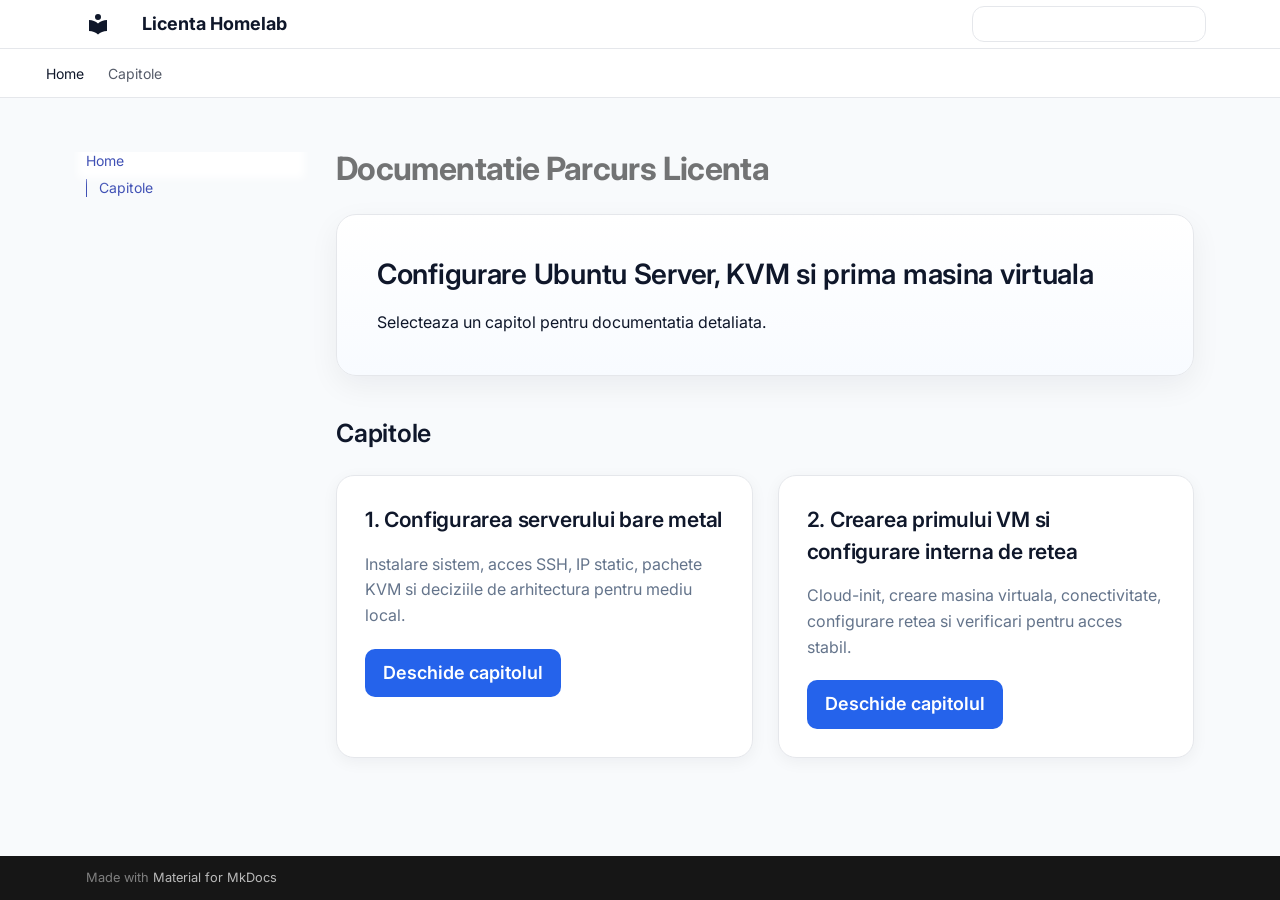
<file: index.html>
<!doctype html>
<html lang="ro" class="no-js">
  <head>
    
      <meta charset="utf-8">
      <meta name="viewport" content="width=device-width,initial-scale=1">
      
        <meta name="description" content="Documentatie setup Ubuntu Server + KVM">
      
      
      
        <link rel="canonical" href="https://theeo04.github.io/licenta-website/">
      
      
      
        <link rel="next" href="capitol-1-configurare-server-bare-metal/">
      
      
        
      
      
      <link rel="icon" href="assets/images/favicon.png">
      <meta name="generator" content="mkdocs-1.6.1, mkdocs-material-9.7.3">
    
    
      
        <title>Licenta Homelab</title>
      
    
    
      <link rel="stylesheet" href="assets/stylesheets/main.484c7ddc.min.css">
      
      


    
    
      
    
    
      
        
        
        <link rel="preconnect" href="https://fonts.gstatic.com" crossorigin>
        <link rel="stylesheet" href="https://fonts.googleapis.com/css?family=Roboto:300,300i,400,400i,700,700i%7CRoboto+Mono:400,400i,700,700i&display=fallback">
        <style>:root{--md-text-font:"Roboto";--md-code-font:"Roboto Mono"}</style>
      
    
    
      <link rel="stylesheet" href="stylesheets/extra.css">
    
    <script>__md_scope=new URL(".",location),__md_hash=e=>[...e].reduce(((e,_)=>(e<<5)-e+_.charCodeAt(0)),0),__md_get=(e,_=localStorage,t=__md_scope)=>JSON.parse(_.getItem(t.pathname+"."+e)),__md_set=(e,_,t=localStorage,a=__md_scope)=>{try{t.setItem(a.pathname+"."+e,JSON.stringify(_))}catch(e){}}</script>
    
      

    
    
  </head>
  
  
    <body dir="ltr">
  
    
    <input class="md-toggle" data-md-toggle="drawer" type="checkbox" id="__drawer" autocomplete="off">
    <input class="md-toggle" data-md-toggle="search" type="checkbox" id="__search" autocomplete="off">
    <label class="md-overlay" for="__drawer"></label>
    <div data-md-component="skip">
      
        
        <a href="#documentatie-parcurs-licenta" class="md-skip">
          Sari la conținut
        </a>
      
    </div>
    <div data-md-component="announce">
      
    </div>
    
    
      

<header class="md-header" data-md-component="header">
  <nav class="md-header__inner md-grid" aria-label="Antet">
    <a href="." title="Licenta Homelab" class="md-header__button md-logo" aria-label="Licenta Homelab" data-md-component="logo">
      
  
  <svg xmlns="http://www.w3.org/2000/svg" viewBox="0 0 24 24"><path d="M12 8a3 3 0 0 0 3-3 3 3 0 0 0-3-3 3 3 0 0 0-3 3 3 3 0 0 0 3 3m0 3.54C9.64 9.35 6.5 8 3 8v11c3.5 0 6.64 1.35 9 3.54 2.36-2.19 5.5-3.54 9-3.54V8c-3.5 0-6.64 1.35-9 3.54"/></svg>

    </a>
    <label class="md-header__button md-icon" for="__drawer">
      
      <svg xmlns="http://www.w3.org/2000/svg" viewBox="0 0 24 24"><path d="M3 6h18v2H3zm0 5h18v2H3zm0 5h18v2H3z"/></svg>
    </label>
    <div class="md-header__title" data-md-component="header-title">
      <div class="md-header__ellipsis">
        <div class="md-header__topic">
          <span class="md-ellipsis">
            Licenta Homelab
          </span>
        </div>
        <div class="md-header__topic" data-md-component="header-topic">
          <span class="md-ellipsis">
            
              Home
            
          </span>
        </div>
      </div>
    </div>
    
    
      <script>var palette=__md_get("__palette");if(palette&&palette.color){if("(prefers-color-scheme)"===palette.color.media){var media=matchMedia("(prefers-color-scheme: light)"),input=document.querySelector(media.matches?"[data-md-color-media='(prefers-color-scheme: light)']":"[data-md-color-media='(prefers-color-scheme: dark)']");palette.color.media=input.getAttribute("data-md-color-media"),palette.color.scheme=input.getAttribute("data-md-color-scheme"),palette.color.primary=input.getAttribute("data-md-color-primary"),palette.color.accent=input.getAttribute("data-md-color-accent")}for(var[key,value]of Object.entries(palette.color))document.body.setAttribute("data-md-color-"+key,value)}</script>
    
    
    
      
      
        <label class="md-header__button md-icon" for="__search">
          
          <svg xmlns="http://www.w3.org/2000/svg" viewBox="0 0 24 24"><path d="M9.5 3A6.5 6.5 0 0 1 16 9.5c0 1.61-.59 3.09-1.56 4.23l.27.27h.79l5 5-1.5 1.5-5-5v-.79l-.27-.27A6.52 6.52 0 0 1 9.5 16 6.5 6.5 0 0 1 3 9.5 6.5 6.5 0 0 1 9.5 3m0 2C7 5 5 7 5 9.5S7 14 9.5 14 14 12 14 9.5 12 5 9.5 5"/></svg>
        </label>
        <div class="md-search" data-md-component="search" role="dialog">
  <label class="md-search__overlay" for="__search"></label>
  <div class="md-search__inner" role="search">
    <form class="md-search__form" name="search">
      <input type="text" class="md-search__input" name="query" aria-label="Căutare" placeholder="Căutare" autocapitalize="off" autocorrect="off" autocomplete="off" spellcheck="false" data-md-component="search-query" required>
      <label class="md-search__icon md-icon" for="__search">
        
        <svg xmlns="http://www.w3.org/2000/svg" viewBox="0 0 24 24"><path d="M9.5 3A6.5 6.5 0 0 1 16 9.5c0 1.61-.59 3.09-1.56 4.23l.27.27h.79l5 5-1.5 1.5-5-5v-.79l-.27-.27A6.52 6.52 0 0 1 9.5 16 6.5 6.5 0 0 1 3 9.5 6.5 6.5 0 0 1 9.5 3m0 2C7 5 5 7 5 9.5S7 14 9.5 14 14 12 14 9.5 12 5 9.5 5"/></svg>
        
        <svg xmlns="http://www.w3.org/2000/svg" viewBox="0 0 24 24"><path d="M20 11v2H8l5.5 5.5-1.42 1.42L4.16 12l7.92-7.92L13.5 5.5 8 11z"/></svg>
      </label>
      <nav class="md-search__options" aria-label="Caută">
        
        <button type="reset" class="md-search__icon md-icon" title="Resetează" aria-label="Resetează" tabindex="-1">
          
          <svg xmlns="http://www.w3.org/2000/svg" viewBox="0 0 24 24"><path d="M19 6.41 17.59 5 12 10.59 6.41 5 5 6.41 10.59 12 5 17.59 6.41 19 12 13.41 17.59 19 19 17.59 13.41 12z"/></svg>
        </button>
      </nav>
      
    </form>
    <div class="md-search__output">
      <div class="md-search__scrollwrap" tabindex="0" data-md-scrollfix>
        <div class="md-search-result" data-md-component="search-result">
          <div class="md-search-result__meta">
            Inițializare căutare
          </div>
          <ol class="md-search-result__list" role="presentation"></ol>
        </div>
      </div>
    </div>
  </div>
</div>
      
    
    
  </nav>
  
</header>
    
    <div class="md-container" data-md-component="container">
      
      
        
          
            
<nav class="md-tabs" aria-label="File" data-md-component="tabs">
  <div class="md-grid">
    <ul class="md-tabs__list">
      
        
  
  
  
    
  
  
    <li class="md-tabs__item md-tabs__item--active">
      <a href="." class="md-tabs__link">
        
  
  
    
  
  Home

      </a>
    </li>
  

      
        
  
  
  
  
    
    
      <li class="md-tabs__item">
        <a href="capitol-1-configurare-server-bare-metal/" class="md-tabs__link">
          
  
  
  Capitole

        </a>
      </li>
    
  

      
    </ul>
  </div>
</nav>
          
        
      
      <main class="md-main" data-md-component="main">
        <div class="md-main__inner md-grid">
          
            
              
              <div class="md-sidebar md-sidebar--primary" data-md-component="sidebar" data-md-type="navigation" >
                <div class="md-sidebar__scrollwrap">
                  <div class="md-sidebar__inner">
                    


  


  

<nav class="md-nav md-nav--primary md-nav--lifted md-nav--integrated" aria-label="Navigație" data-md-level="0">
  <label class="md-nav__title" for="__drawer">
    <a href="." title="Licenta Homelab" class="md-nav__button md-logo" aria-label="Licenta Homelab" data-md-component="logo">
      
  
  <svg xmlns="http://www.w3.org/2000/svg" viewBox="0 0 24 24"><path d="M12 8a3 3 0 0 0 3-3 3 3 0 0 0-3-3 3 3 0 0 0-3 3 3 3 0 0 0 3 3m0 3.54C9.64 9.35 6.5 8 3 8v11c3.5 0 6.64 1.35 9 3.54 2.36-2.19 5.5-3.54 9-3.54V8c-3.5 0-6.64 1.35-9 3.54"/></svg>

    </a>
    Licenta Homelab
  </label>
  
  <ul class="md-nav__list" data-md-scrollfix>
    
      
      
  
  
    
  
  
  
    <li class="md-nav__item md-nav__item--active">
      
      <input class="md-nav__toggle md-toggle" type="checkbox" id="__toc">
      
      
        
      
      
        <label class="md-nav__link md-nav__link--active" for="__toc">
          
  
  
  <span class="md-ellipsis">
    
  
    Home
  

    
  </span>
  
  

          <span class="md-nav__icon md-icon"></span>
        </label>
      
      <a href="." class="md-nav__link md-nav__link--active">
        
  
  
  <span class="md-ellipsis">
    
  
    Home
  

    
  </span>
  
  

      </a>
      
        

<nav class="md-nav md-nav--secondary" aria-label="Cuprins">
  
  
  
    
  
  
    <label class="md-nav__title" for="__toc">
      <span class="md-nav__icon md-icon"></span>
      Cuprins
    </label>
    <ul class="md-nav__list" data-md-component="toc" data-md-scrollfix>
      
        <li class="md-nav__item">
  <a href="#capitole" class="md-nav__link">
    <span class="md-ellipsis">
      
        Capitole
      
    </span>
  </a>
  
</li>
      
    </ul>
  
</nav>
      
    </li>
  

    
      
      
  
  
  
  
    
    
    
    
      
      
        
      
    
    
    <li class="md-nav__item md-nav__item--nested">
      
        
        
        <input class="md-nav__toggle md-toggle " type="checkbox" id="__nav_2" >
        
          
          <label class="md-nav__link" for="__nav_2" id="__nav_2_label" tabindex="0">
            
  
  
  <span class="md-ellipsis">
    
  
    Capitole
  

    
  </span>
  
  

            <span class="md-nav__icon md-icon"></span>
          </label>
        
        <nav class="md-nav" data-md-level="1" aria-labelledby="__nav_2_label" aria-expanded="false">
          <label class="md-nav__title" for="__nav_2">
            <span class="md-nav__icon md-icon"></span>
            
  
    Capitole
  

          </label>
          <ul class="md-nav__list" data-md-scrollfix>
            
              
                
  
  
  
  
    <li class="md-nav__item">
      <a href="capitol-1-configurare-server-bare-metal/" class="md-nav__link">
        
  
  
  <span class="md-ellipsis">
    
  
    Capitol 1 - Configurarea serverului bare metal
  

    
  </span>
  
  

      </a>
    </li>
  

              
            
              
                
  
  
  
  
    <li class="md-nav__item">
      <a href="capitol-2-creare-vm-si-configurare-retea/" class="md-nav__link">
        
  
  
  <span class="md-ellipsis">
    
  
    Capitol 2 - Crearea primului VM si configurare interna de retea
  

    
  </span>
  
  

      </a>
    </li>
  

              
            
          </ul>
        </nav>
      
    </li>
  

    
  </ul>
</nav>
                  </div>
                </div>
              </div>
            
            
          
          
            <div class="md-content" data-md-component="content">
              
              <article class="md-content__inner md-typeset">
                
                  



<h1 id="documentatie-parcurs-licenta">Documentatie Parcurs Licenta</h1>
<section class="hero-panel">
  <h2>Configurare Ubuntu Server, KVM si prima masina virtuala</h2>
  <p class="hero-subtitle">Selecteaza un capitol pentru documentatia detaliata.</p>
</section>

<h2 id="capitole">Capitole</h2>
<div class="chapter-grid">
  <a class="chapter-card" href="capitol-1-configurare-server-bare-metal/">
    <h3>1. Configurarea serverului bare metal</h3>
    <p>Instalare sistem, acces SSH, IP static, pachete KVM si deciziile de arhitectura pentru mediu local.</p>
    <span class="chapter-cta">Deschide capitolul</span>
  </a>

  <a class="chapter-card" href="capitol-2-creare-vm-si-configurare-retea/">
    <h3>2. Crearea primului VM si configurare interna de retea</h3>
    <p>Cloud-init, creare masina virtuala, conectivitate, configurare retea si verificari pentru acces stabil.</p>
    <span class="chapter-cta">Deschide capitolul</span>
  </a>
</div>












                
              </article>
            </div>
          
          
<script>var target=document.getElementById(location.hash.slice(1));target&&target.name&&(target.checked=target.name.startsWith("__tabbed_"))</script>
        </div>
        
          <button type="button" class="md-top md-icon" data-md-component="top" hidden>
  
  <svg xmlns="http://www.w3.org/2000/svg" viewBox="0 0 24 24"><path d="M13 20h-2V8l-5.5 5.5-1.42-1.42L12 4.16l7.92 7.92-1.42 1.42L13 8z"/></svg>
  Înapoi sus
</button>
        
      </main>
      
        <footer class="md-footer">
  
  <div class="md-footer-meta md-typeset">
    <div class="md-footer-meta__inner md-grid">
      <div class="md-copyright">
  
  
    Made with
    <a href="https://squidfunk.github.io/mkdocs-material/" target="_blank" rel="noopener">
      Material for MkDocs
    </a>
  
</div>
      
    </div>
  </div>
</footer>
      
    </div>
    <div class="md-dialog" data-md-component="dialog">
      <div class="md-dialog__inner md-typeset"></div>
    </div>
    
    
    
      
      
      <script id="__config" type="application/json">{"annotate": null, "base": ".", "features": ["navigation.tabs", "navigation.sections", "navigation.top", "toc.integrate", "content.code.copy"], "search": "assets/javascripts/workers/search.2c215733.min.js", "tags": null, "translations": {"clipboard.copied": "Copiat \u00een clipboard", "clipboard.copy": "Copiaz\u0103 \u00een clipboard", "search.result.more.one": "\u00cenc\u0103 1 pe aceast\u0103 pagin\u0103", "search.result.more.other": "\u00cenc\u0103 # pe aceast\u0103 pagin\u0103", "search.result.none": "Nu a fost g\u0103sit niciun document", "search.result.one": "1 document g\u0103sit", "search.result.other": "# documente g\u0103site", "search.result.placeholder": "Tasteaz\u0103 pentru a \u00eencepe c\u0103utarea", "search.result.term.missing": "Lips\u0103", "select.version": "Selecteaz\u0103 versuine"}, "version": null}</script>
    
    
      <script src="assets/javascripts/bundle.79ae519e.min.js"></script>
      
    
  </body>
</html>
</file>
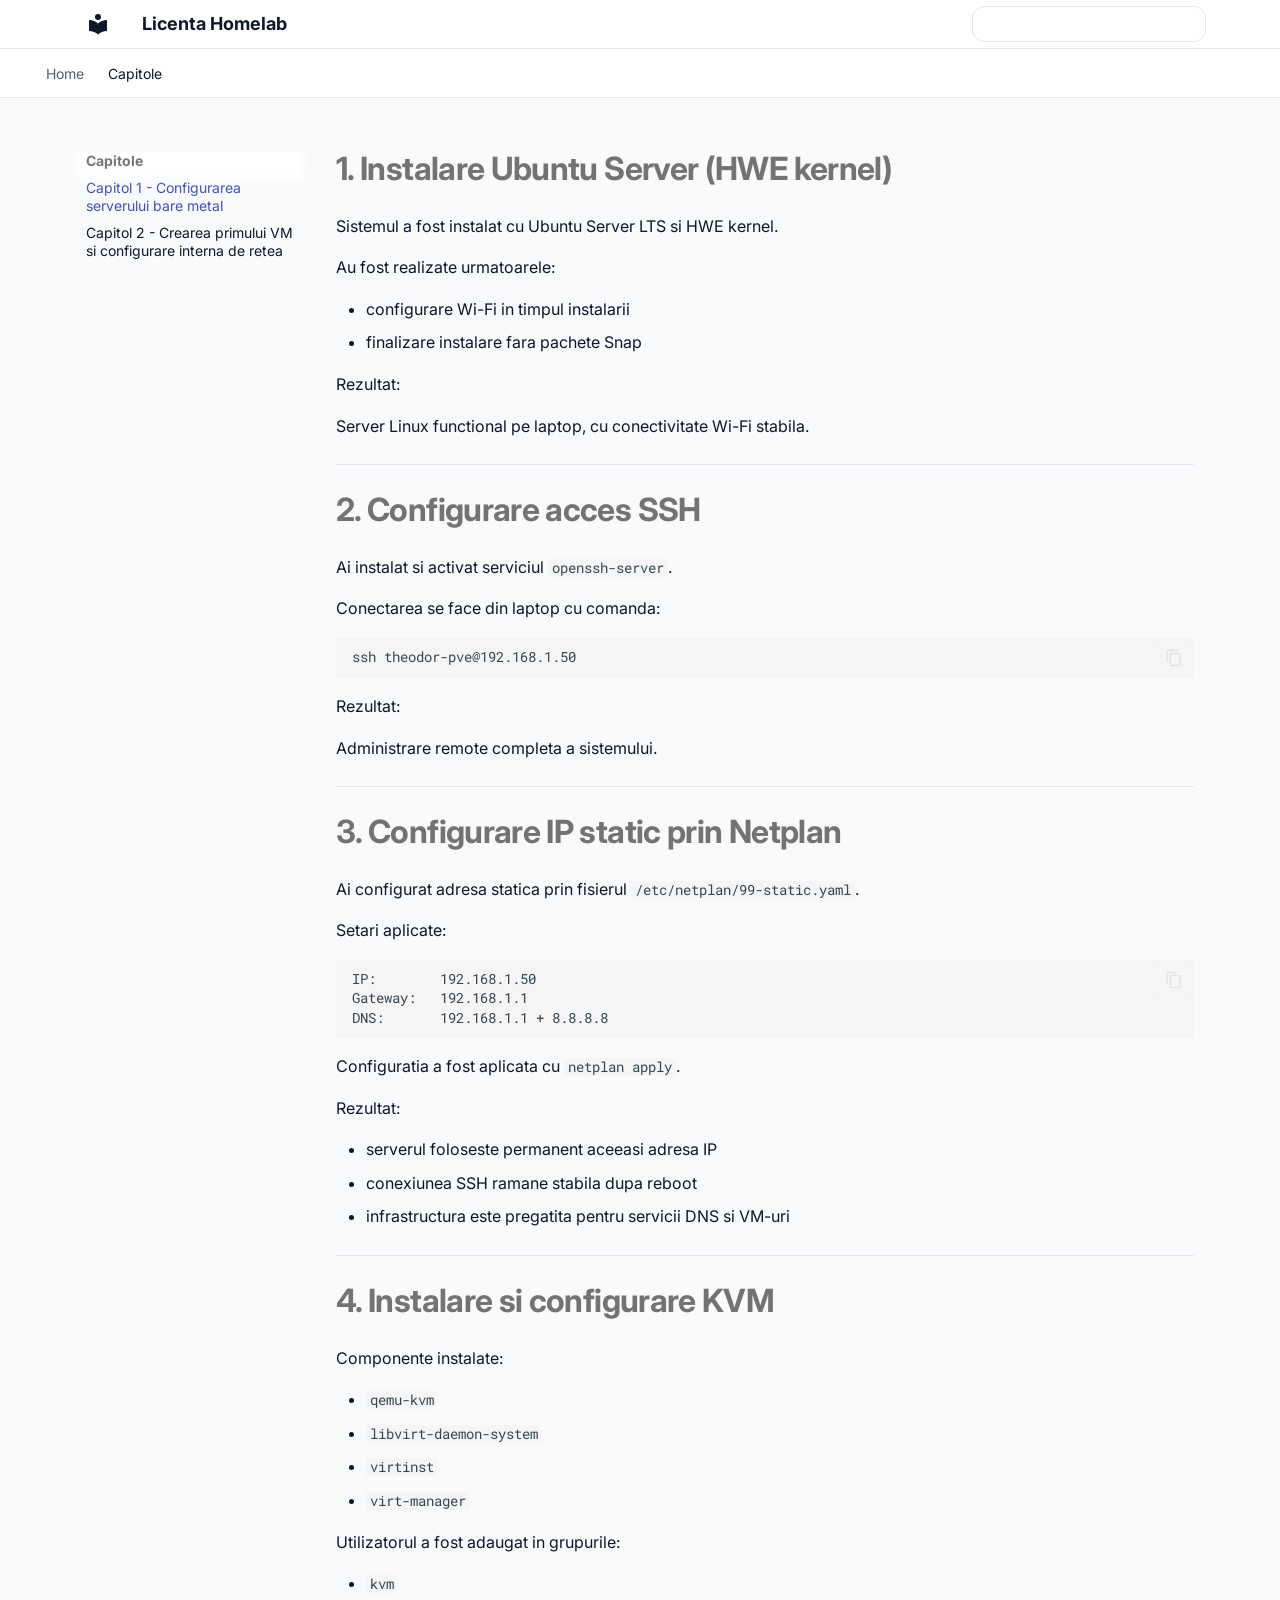
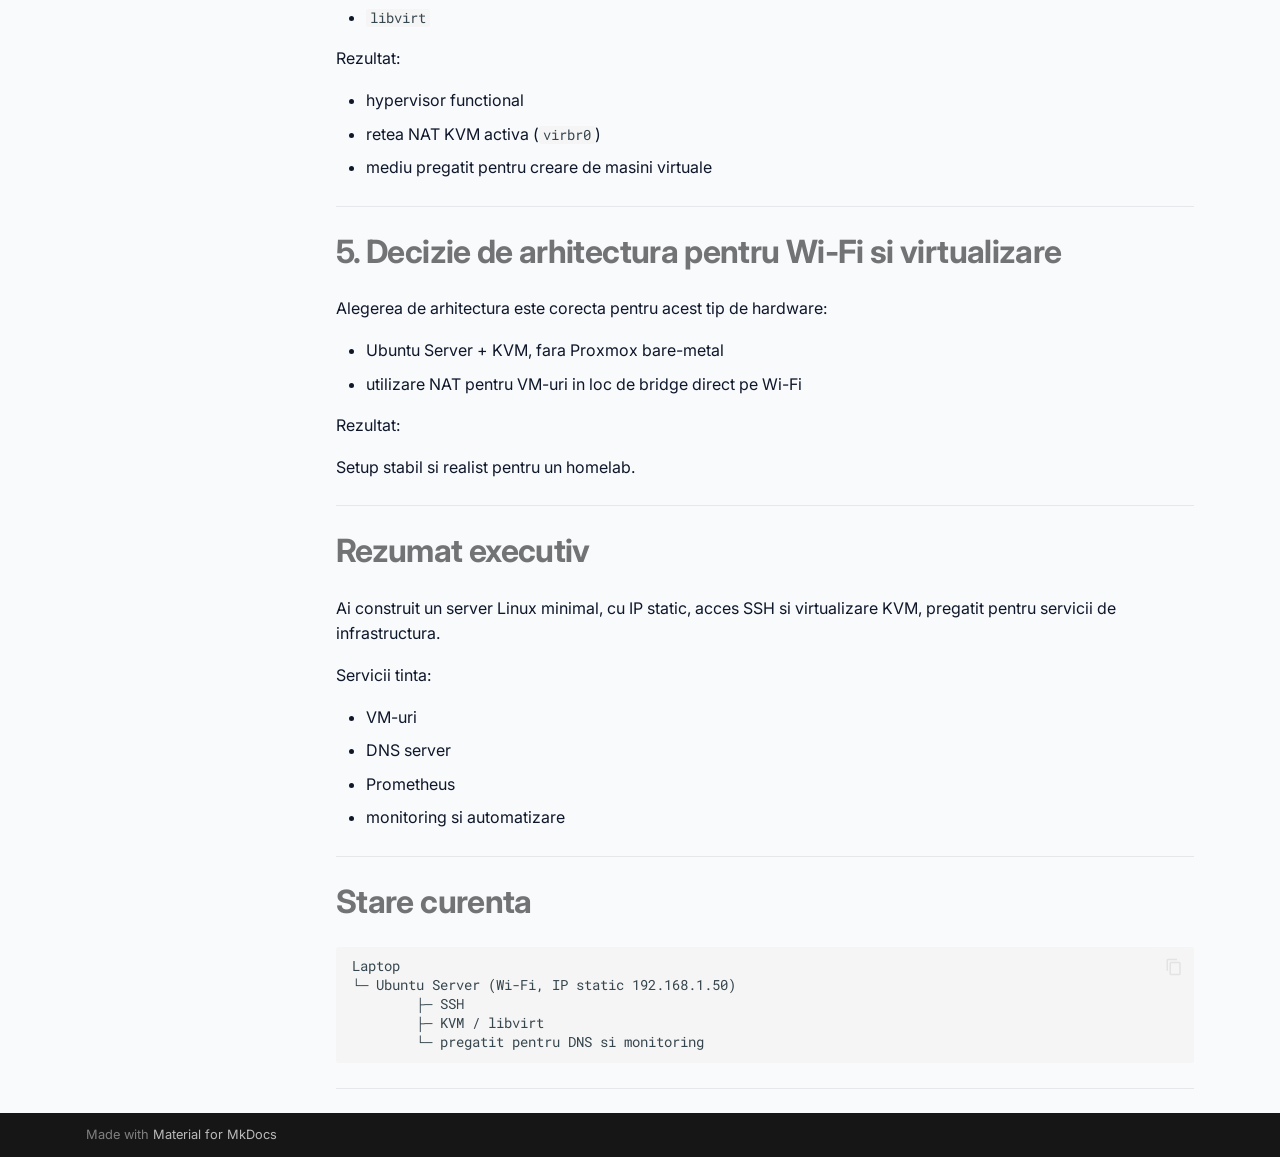
<file: capitol-1-configurare-server-bare-metal/index.html>
<!doctype html>
<html lang="ro" class="no-js">
  <head>
    
      <meta charset="utf-8">
      <meta name="viewport" content="width=device-width,initial-scale=1">
      
        <meta name="description" content="Documentatie setup Ubuntu Server + KVM">
      
      
      
        <link rel="canonical" href="https://theeo04.github.io/licenta-website/capitol-1-configurare-server-bare-metal/">
      
      
        <link rel="prev" href="..">
      
      
        <link rel="next" href="../capitol-2-creare-vm-si-configurare-retea/">
      
      
        
      
      
      <link rel="icon" href="../assets/images/favicon.png">
      <meta name="generator" content="mkdocs-1.6.1, mkdocs-material-9.7.3">
    
    
      
        <title>Capitol 1 - Configurarea serverului bare metal - Licenta Homelab</title>
      
    
    
      <link rel="stylesheet" href="../assets/stylesheets/main.484c7ddc.min.css">
      
      


    
    
      
    
    
      
        
        
        <link rel="preconnect" href="https://fonts.gstatic.com" crossorigin>
        <link rel="stylesheet" href="https://fonts.googleapis.com/css?family=Roboto:300,300i,400,400i,700,700i%7CRoboto+Mono:400,400i,700,700i&display=fallback">
        <style>:root{--md-text-font:"Roboto";--md-code-font:"Roboto Mono"}</style>
      
    
    
      <link rel="stylesheet" href="../stylesheets/extra.css">
    
    <script>__md_scope=new URL("..",location),__md_hash=e=>[...e].reduce(((e,_)=>(e<<5)-e+_.charCodeAt(0)),0),__md_get=(e,_=localStorage,t=__md_scope)=>JSON.parse(_.getItem(t.pathname+"."+e)),__md_set=(e,_,t=localStorage,a=__md_scope)=>{try{t.setItem(a.pathname+"."+e,JSON.stringify(_))}catch(e){}}</script>
    
      

    
    
  </head>
  
  
    <body dir="ltr">
  
    
    <input class="md-toggle" data-md-toggle="drawer" type="checkbox" id="__drawer" autocomplete="off">
    <input class="md-toggle" data-md-toggle="search" type="checkbox" id="__search" autocomplete="off">
    <label class="md-overlay" for="__drawer"></label>
    <div data-md-component="skip">
      
        
        <a href="#1-instalare-ubuntu-server-hwe-kernel" class="md-skip">
          Sari la conținut
        </a>
      
    </div>
    <div data-md-component="announce">
      
    </div>
    
    
      

<header class="md-header" data-md-component="header">
  <nav class="md-header__inner md-grid" aria-label="Antet">
    <a href=".." title="Licenta Homelab" class="md-header__button md-logo" aria-label="Licenta Homelab" data-md-component="logo">
      
  
  <svg xmlns="http://www.w3.org/2000/svg" viewBox="0 0 24 24"><path d="M12 8a3 3 0 0 0 3-3 3 3 0 0 0-3-3 3 3 0 0 0-3 3 3 3 0 0 0 3 3m0 3.54C9.64 9.35 6.5 8 3 8v11c3.5 0 6.64 1.35 9 3.54 2.36-2.19 5.5-3.54 9-3.54V8c-3.5 0-6.64 1.35-9 3.54"/></svg>

    </a>
    <label class="md-header__button md-icon" for="__drawer">
      
      <svg xmlns="http://www.w3.org/2000/svg" viewBox="0 0 24 24"><path d="M3 6h18v2H3zm0 5h18v2H3zm0 5h18v2H3z"/></svg>
    </label>
    <div class="md-header__title" data-md-component="header-title">
      <div class="md-header__ellipsis">
        <div class="md-header__topic">
          <span class="md-ellipsis">
            Licenta Homelab
          </span>
        </div>
        <div class="md-header__topic" data-md-component="header-topic">
          <span class="md-ellipsis">
            
              Capitol 1 - Configurarea serverului bare metal
            
          </span>
        </div>
      </div>
    </div>
    
    
      <script>var palette=__md_get("__palette");if(palette&&palette.color){if("(prefers-color-scheme)"===palette.color.media){var media=matchMedia("(prefers-color-scheme: light)"),input=document.querySelector(media.matches?"[data-md-color-media='(prefers-color-scheme: light)']":"[data-md-color-media='(prefers-color-scheme: dark)']");palette.color.media=input.getAttribute("data-md-color-media"),palette.color.scheme=input.getAttribute("data-md-color-scheme"),palette.color.primary=input.getAttribute("data-md-color-primary"),palette.color.accent=input.getAttribute("data-md-color-accent")}for(var[key,value]of Object.entries(palette.color))document.body.setAttribute("data-md-color-"+key,value)}</script>
    
    
    
      
      
        <label class="md-header__button md-icon" for="__search">
          
          <svg xmlns="http://www.w3.org/2000/svg" viewBox="0 0 24 24"><path d="M9.5 3A6.5 6.5 0 0 1 16 9.5c0 1.61-.59 3.09-1.56 4.23l.27.27h.79l5 5-1.5 1.5-5-5v-.79l-.27-.27A6.52 6.52 0 0 1 9.5 16 6.5 6.5 0 0 1 3 9.5 6.5 6.5 0 0 1 9.5 3m0 2C7 5 5 7 5 9.5S7 14 9.5 14 14 12 14 9.5 12 5 9.5 5"/></svg>
        </label>
        <div class="md-search" data-md-component="search" role="dialog">
  <label class="md-search__overlay" for="__search"></label>
  <div class="md-search__inner" role="search">
    <form class="md-search__form" name="search">
      <input type="text" class="md-search__input" name="query" aria-label="Căutare" placeholder="Căutare" autocapitalize="off" autocorrect="off" autocomplete="off" spellcheck="false" data-md-component="search-query" required>
      <label class="md-search__icon md-icon" for="__search">
        
        <svg xmlns="http://www.w3.org/2000/svg" viewBox="0 0 24 24"><path d="M9.5 3A6.5 6.5 0 0 1 16 9.5c0 1.61-.59 3.09-1.56 4.23l.27.27h.79l5 5-1.5 1.5-5-5v-.79l-.27-.27A6.52 6.52 0 0 1 9.5 16 6.5 6.5 0 0 1 3 9.5 6.5 6.5 0 0 1 9.5 3m0 2C7 5 5 7 5 9.5S7 14 9.5 14 14 12 14 9.5 12 5 9.5 5"/></svg>
        
        <svg xmlns="http://www.w3.org/2000/svg" viewBox="0 0 24 24"><path d="M20 11v2H8l5.5 5.5-1.42 1.42L4.16 12l7.92-7.92L13.5 5.5 8 11z"/></svg>
      </label>
      <nav class="md-search__options" aria-label="Caută">
        
        <button type="reset" class="md-search__icon md-icon" title="Resetează" aria-label="Resetează" tabindex="-1">
          
          <svg xmlns="http://www.w3.org/2000/svg" viewBox="0 0 24 24"><path d="M19 6.41 17.59 5 12 10.59 6.41 5 5 6.41 10.59 12 5 17.59 6.41 19 12 13.41 17.59 19 19 17.59 13.41 12z"/></svg>
        </button>
      </nav>
      
    </form>
    <div class="md-search__output">
      <div class="md-search__scrollwrap" tabindex="0" data-md-scrollfix>
        <div class="md-search-result" data-md-component="search-result">
          <div class="md-search-result__meta">
            Inițializare căutare
          </div>
          <ol class="md-search-result__list" role="presentation"></ol>
        </div>
      </div>
    </div>
  </div>
</div>
      
    
    
  </nav>
  
</header>
    
    <div class="md-container" data-md-component="container">
      
      
        
          
            
<nav class="md-tabs" aria-label="File" data-md-component="tabs">
  <div class="md-grid">
    <ul class="md-tabs__list">
      
        
  
  
  
  
    <li class="md-tabs__item">
      <a href=".." class="md-tabs__link">
        
  
  
    
  
  Home

      </a>
    </li>
  

      
        
  
  
  
    
  
  
    
    
      <li class="md-tabs__item md-tabs__item--active">
        <a href="./" class="md-tabs__link">
          
  
  
  Capitole

        </a>
      </li>
    
  

      
    </ul>
  </div>
</nav>
          
        
      
      <main class="md-main" data-md-component="main">
        <div class="md-main__inner md-grid">
          
            
              
              <div class="md-sidebar md-sidebar--primary" data-md-component="sidebar" data-md-type="navigation" >
                <div class="md-sidebar__scrollwrap">
                  <div class="md-sidebar__inner">
                    


  


  

<nav class="md-nav md-nav--primary md-nav--lifted md-nav--integrated" aria-label="Navigație" data-md-level="0">
  <label class="md-nav__title" for="__drawer">
    <a href=".." title="Licenta Homelab" class="md-nav__button md-logo" aria-label="Licenta Homelab" data-md-component="logo">
      
  
  <svg xmlns="http://www.w3.org/2000/svg" viewBox="0 0 24 24"><path d="M12 8a3 3 0 0 0 3-3 3 3 0 0 0-3-3 3 3 0 0 0-3 3 3 3 0 0 0 3 3m0 3.54C9.64 9.35 6.5 8 3 8v11c3.5 0 6.64 1.35 9 3.54 2.36-2.19 5.5-3.54 9-3.54V8c-3.5 0-6.64 1.35-9 3.54"/></svg>

    </a>
    Licenta Homelab
  </label>
  
  <ul class="md-nav__list" data-md-scrollfix>
    
      
      
  
  
  
  
    <li class="md-nav__item">
      <a href=".." class="md-nav__link">
        
  
  
  <span class="md-ellipsis">
    
  
    Home
  

    
  </span>
  
  

      </a>
    </li>
  

    
      
      
  
  
    
  
  
  
    
    
    
    
      
        
        
      
      
        
      
    
    
    <li class="md-nav__item md-nav__item--active md-nav__item--section md-nav__item--nested">
      
        
        
        <input class="md-nav__toggle md-toggle " type="checkbox" id="__nav_2" checked>
        
          
          <label class="md-nav__link" for="__nav_2" id="__nav_2_label" tabindex="">
            
  
  
  <span class="md-ellipsis">
    
  
    Capitole
  

    
  </span>
  
  

            <span class="md-nav__icon md-icon"></span>
          </label>
        
        <nav class="md-nav" data-md-level="1" aria-labelledby="__nav_2_label" aria-expanded="true">
          <label class="md-nav__title" for="__nav_2">
            <span class="md-nav__icon md-icon"></span>
            
  
    Capitole
  

          </label>
          <ul class="md-nav__list" data-md-scrollfix>
            
              
                
  
  
    
  
  
  
    <li class="md-nav__item md-nav__item--active">
      
      <input class="md-nav__toggle md-toggle" type="checkbox" id="__toc">
      
      
        
      
      
      <a href="./" class="md-nav__link md-nav__link--active">
        
  
  
  <span class="md-ellipsis">
    
  
    Capitol 1 - Configurarea serverului bare metal
  

    
  </span>
  
  

      </a>
      
    </li>
  

              
            
              
                
  
  
  
  
    <li class="md-nav__item">
      <a href="../capitol-2-creare-vm-si-configurare-retea/" class="md-nav__link">
        
  
  
  <span class="md-ellipsis">
    
  
    Capitol 2 - Crearea primului VM si configurare interna de retea
  

    
  </span>
  
  

      </a>
    </li>
  

              
            
          </ul>
        </nav>
      
    </li>
  

    
  </ul>
</nav>
                  </div>
                </div>
              </div>
            
            
          
          
            <div class="md-content" data-md-component="content">
              
              <article class="md-content__inner md-typeset">
                
                  



<h1 id="1-instalare-ubuntu-server-hwe-kernel">1. Instalare Ubuntu Server (HWE kernel)</h1>
<p>Sistemul a fost instalat cu Ubuntu Server LTS si HWE kernel.</p>
<p>Au fost realizate urmatoarele:</p>
<ul>
<li>configurare Wi-Fi in timpul instalarii</li>
<li>finalizare instalare fara pachete Snap</li>
</ul>
<p>Rezultat:</p>
<p>Server Linux functional pe laptop, cu conectivitate Wi-Fi stabila.</p>
<hr />
<h1 id="2-configurare-acces-ssh">2. Configurare acces SSH</h1>
<p>Ai instalat si activat serviciul <code>openssh-server</code>.</p>
<p>Conectarea se face din laptop cu comanda:</p>
<pre><code class="language-bash">ssh theodor-pve@192.168.1.50
</code></pre>
<p>Rezultat:</p>
<p>Administrare remote completa a sistemului.</p>
<hr />
<h1 id="3-configurare-ip-static-prin-netplan">3. Configurare IP static prin Netplan</h1>
<p>Ai configurat adresa statica prin fisierul <code>/etc/netplan/99-static.yaml</code>.</p>
<p>Setari aplicate:</p>
<pre><code class="language-text">IP:        192.168.1.50
Gateway:   192.168.1.1
DNS:       192.168.1.1 + 8.8.8.8
</code></pre>
<p>Configuratia a fost aplicata cu <code>netplan apply</code>.</p>
<p>Rezultat:</p>
<ul>
<li>serverul foloseste permanent aceeasi adresa IP</li>
<li>conexiunea SSH ramane stabila dupa reboot</li>
<li>infrastructura este pregatita pentru servicii DNS si VM-uri</li>
</ul>
<hr />
<h1 id="4-instalare-si-configurare-kvm">4. Instalare si configurare KVM</h1>
<p>Componente instalate:</p>
<ul>
<li><code>qemu-kvm</code></li>
<li><code>libvirt-daemon-system</code></li>
<li><code>virtinst</code></li>
<li><code>virt-manager</code></li>
</ul>
<p>Utilizatorul a fost adaugat in grupurile:</p>
<ul>
<li><code>kvm</code></li>
<li><code>libvirt</code></li>
</ul>
<p>Rezultat:</p>
<ul>
<li>hypervisor functional</li>
<li>retea NAT KVM activa (<code>virbr0</code>)</li>
<li>mediu pregatit pentru creare de masini virtuale</li>
</ul>
<hr />
<h1 id="5-decizie-de-arhitectura-pentru-wi-fi-si-virtualizare">5. Decizie de arhitectura pentru Wi-Fi si virtualizare</h1>
<p>Alegerea de arhitectura este corecta pentru acest tip de hardware:</p>
<ul>
<li>Ubuntu Server + KVM, fara Proxmox bare-metal</li>
<li>utilizare NAT pentru VM-uri in loc de bridge direct pe Wi-Fi</li>
</ul>
<p>Rezultat:</p>
<p>Setup stabil si realist pentru un homelab.</p>
<hr />
<h1 id="rezumat-executiv">Rezumat executiv</h1>
<p>Ai construit un server Linux minimal, cu IP static, acces SSH si virtualizare KVM, pregatit pentru servicii de infrastructura.</p>
<p>Servicii tinta:</p>
<ul>
<li>VM-uri</li>
<li>DNS server</li>
<li>Prometheus</li>
<li>monitoring si automatizare</li>
</ul>
<hr />
<h1 id="stare-curenta">Stare curenta</h1>
<pre><code class="language-text">Laptop
└─ Ubuntu Server (Wi-Fi, IP static 192.168.1.50)
        ├─ SSH
        ├─ KVM / libvirt
        └─ pregatit pentru DNS si monitoring
</code></pre>
<hr />












                
              </article>
            </div>
          
          
<script>var target=document.getElementById(location.hash.slice(1));target&&target.name&&(target.checked=target.name.startsWith("__tabbed_"))</script>
        </div>
        
          <button type="button" class="md-top md-icon" data-md-component="top" hidden>
  
  <svg xmlns="http://www.w3.org/2000/svg" viewBox="0 0 24 24"><path d="M13 20h-2V8l-5.5 5.5-1.42-1.42L12 4.16l7.92 7.92-1.42 1.42L13 8z"/></svg>
  Înapoi sus
</button>
        
      </main>
      
        <footer class="md-footer">
  
  <div class="md-footer-meta md-typeset">
    <div class="md-footer-meta__inner md-grid">
      <div class="md-copyright">
  
  
    Made with
    <a href="https://squidfunk.github.io/mkdocs-material/" target="_blank" rel="noopener">
      Material for MkDocs
    </a>
  
</div>
      
    </div>
  </div>
</footer>
      
    </div>
    <div class="md-dialog" data-md-component="dialog">
      <div class="md-dialog__inner md-typeset"></div>
    </div>
    
    
    
      
      
      <script id="__config" type="application/json">{"annotate": null, "base": "..", "features": ["navigation.tabs", "navigation.sections", "navigation.top", "toc.integrate", "content.code.copy"], "search": "../assets/javascripts/workers/search.2c215733.min.js", "tags": null, "translations": {"clipboard.copied": "Copiat \u00een clipboard", "clipboard.copy": "Copiaz\u0103 \u00een clipboard", "search.result.more.one": "\u00cenc\u0103 1 pe aceast\u0103 pagin\u0103", "search.result.more.other": "\u00cenc\u0103 # pe aceast\u0103 pagin\u0103", "search.result.none": "Nu a fost g\u0103sit niciun document", "search.result.one": "1 document g\u0103sit", "search.result.other": "# documente g\u0103site", "search.result.placeholder": "Tasteaz\u0103 pentru a \u00eencepe c\u0103utarea", "search.result.term.missing": "Lips\u0103", "select.version": "Selecteaz\u0103 versuine"}, "version": null}</script>
    
    
      <script src="../assets/javascripts/bundle.79ae519e.min.js"></script>
      
    
  </body>
</html>
</file>
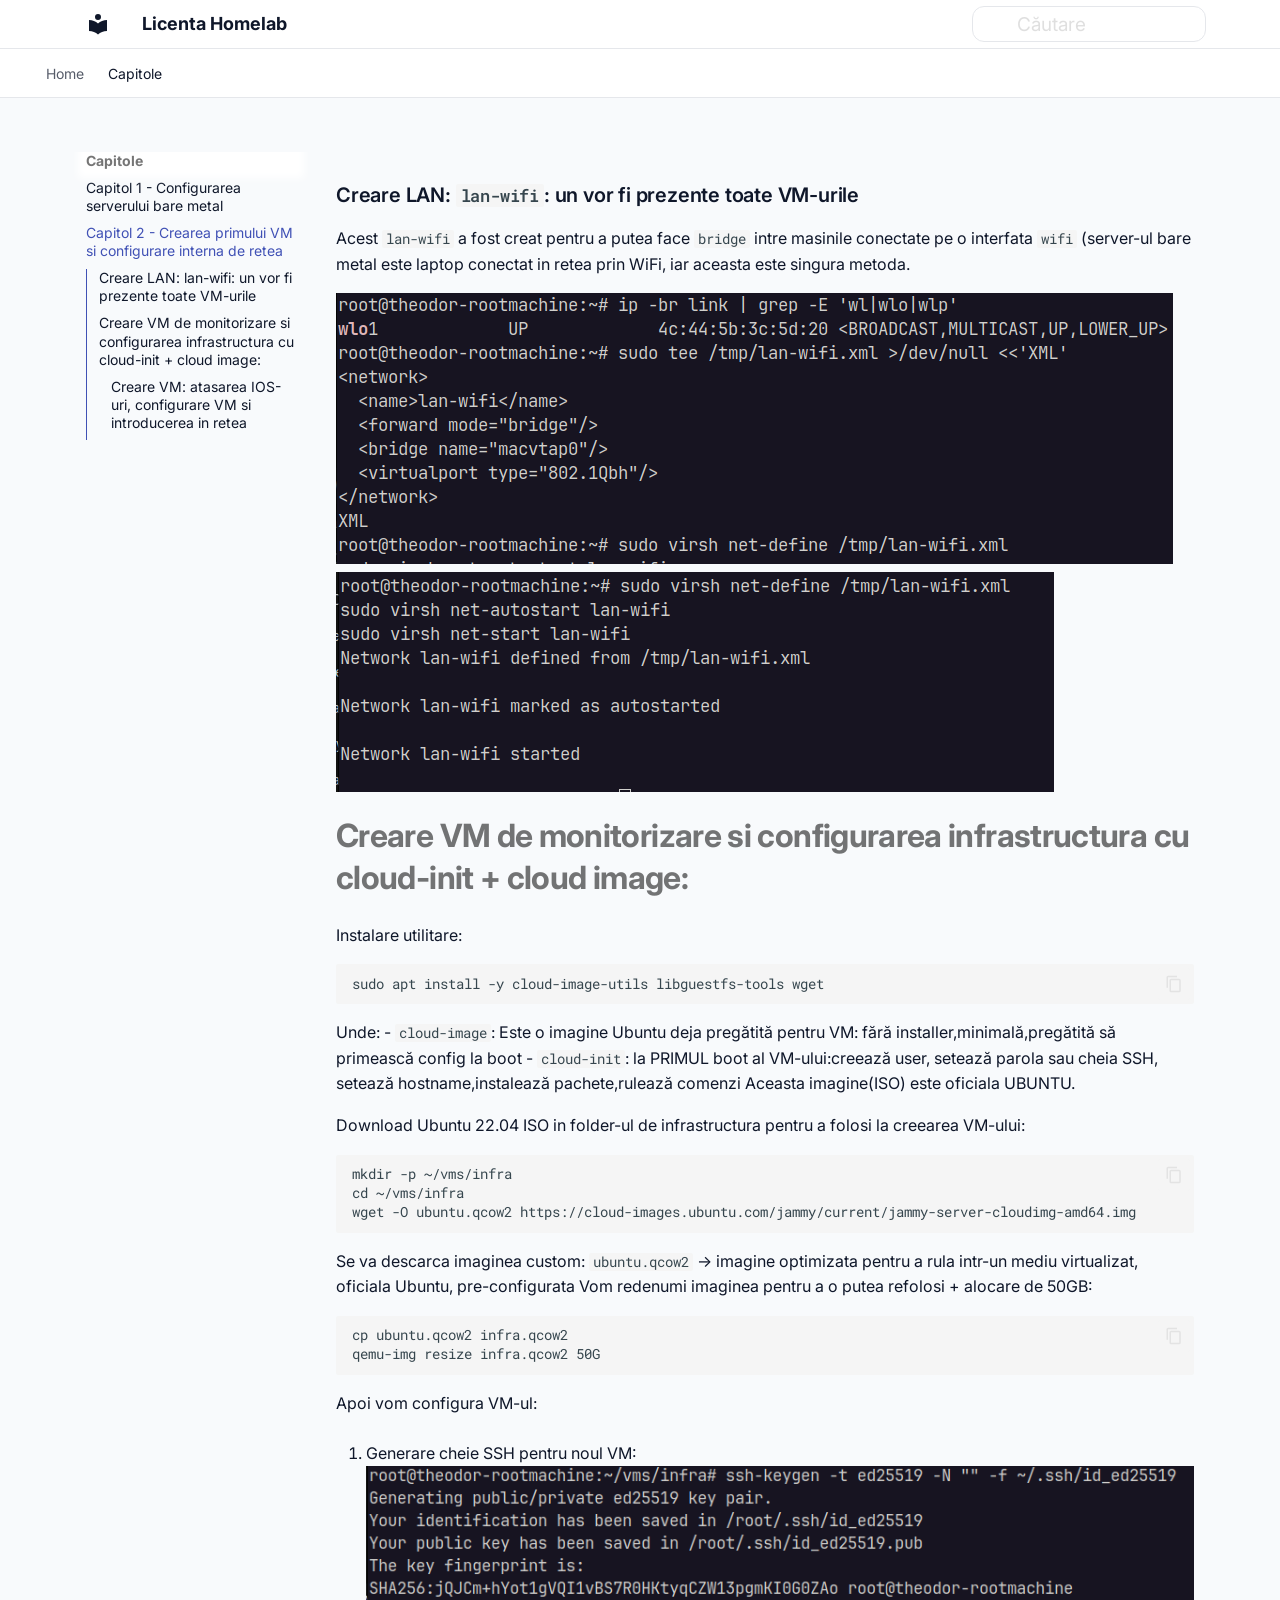
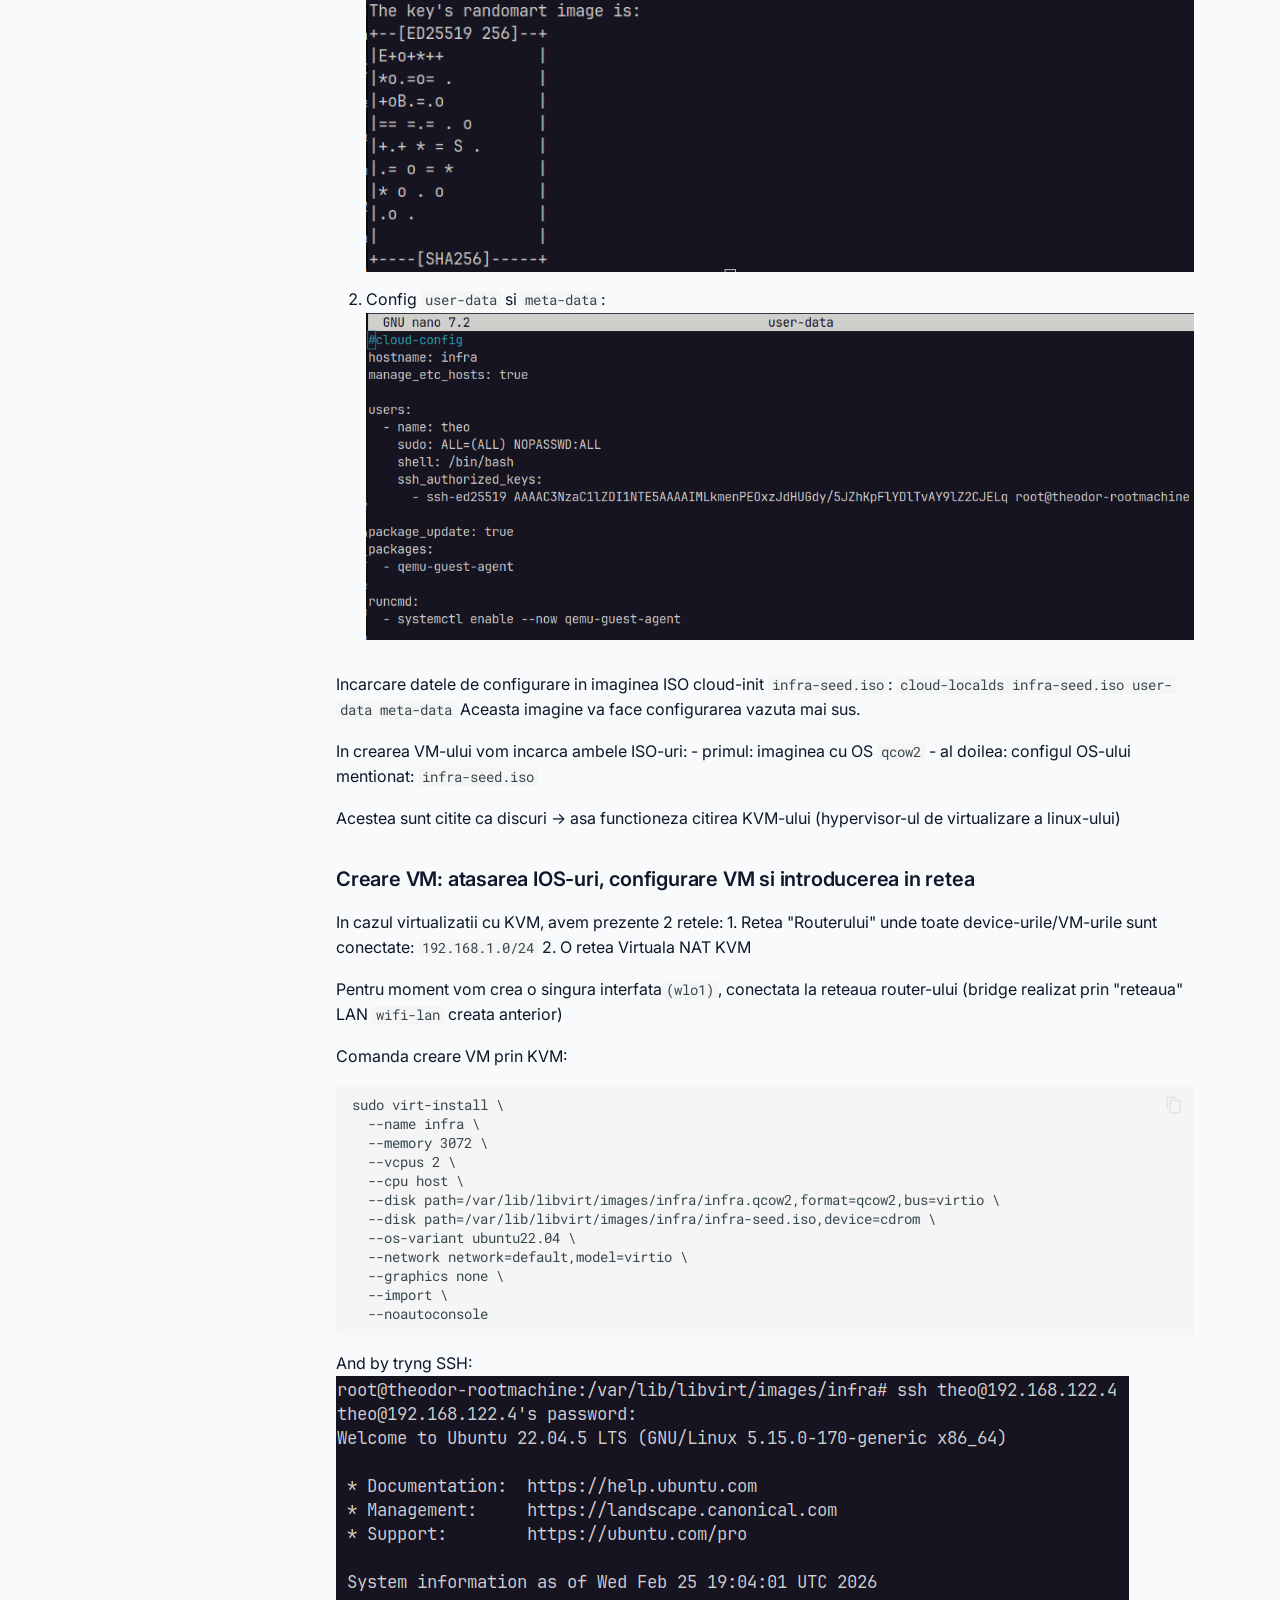
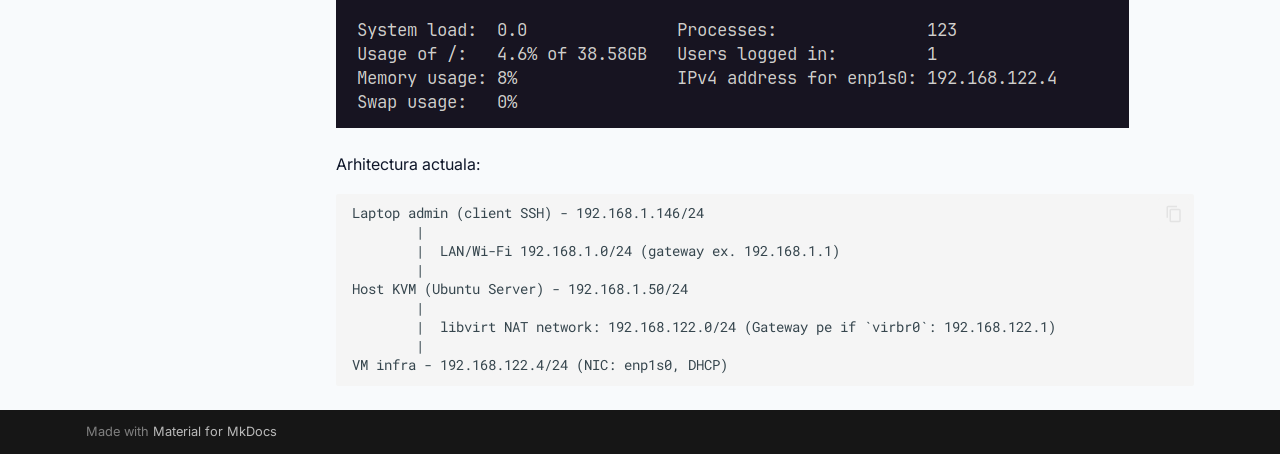
<file: capitol-2-creare-vm-si-configurare-retea/index.html>
<!doctype html>
<html lang="ro" class="no-js">
  <head>
    
      <meta charset="utf-8">
      <meta name="viewport" content="width=device-width,initial-scale=1">
      
        <meta name="description" content="Documentatie setup Ubuntu Server + KVM">
      
      
      
        <link rel="canonical" href="https://theeo04.github.io/licenta-website/capitol-2-creare-vm-si-configurare-retea/">
      
      
        <link rel="prev" href="../capitol-1-configurare-server-bare-metal/">
      
      
      
        
      
      
      <link rel="icon" href="../assets/images/favicon.png">
      <meta name="generator" content="mkdocs-1.6.1, mkdocs-material-9.7.3">
    
    
      
        <title>Capitol 2 - Crearea primului VM si configurare interna de retea - Licenta Homelab</title>
      
    
    
      <link rel="stylesheet" href="../assets/stylesheets/main.484c7ddc.min.css">
      
      


    
    
      
    
    
      
        
        
        <link rel="preconnect" href="https://fonts.gstatic.com" crossorigin>
        <link rel="stylesheet" href="https://fonts.googleapis.com/css?family=Roboto:300,300i,400,400i,700,700i%7CRoboto+Mono:400,400i,700,700i&display=fallback">
        <style>:root{--md-text-font:"Roboto";--md-code-font:"Roboto Mono"}</style>
      
    
    
      <link rel="stylesheet" href="../stylesheets/extra.css">
    
    <script>__md_scope=new URL("..",location),__md_hash=e=>[...e].reduce(((e,_)=>(e<<5)-e+_.charCodeAt(0)),0),__md_get=(e,_=localStorage,t=__md_scope)=>JSON.parse(_.getItem(t.pathname+"."+e)),__md_set=(e,_,t=localStorage,a=__md_scope)=>{try{t.setItem(a.pathname+"."+e,JSON.stringify(_))}catch(e){}}</script>
    
      

    
    
  </head>
  
  
    <body dir="ltr">
  
    
    <input class="md-toggle" data-md-toggle="drawer" type="checkbox" id="__drawer" autocomplete="off">
    <input class="md-toggle" data-md-toggle="search" type="checkbox" id="__search" autocomplete="off">
    <label class="md-overlay" for="__drawer"></label>
    <div data-md-component="skip">
      
        
        <a href="#creare-lan-lan-wifi-un-vor-fi-prezente-toate-vm-urile" class="md-skip">
          Sari la conținut
        </a>
      
    </div>
    <div data-md-component="announce">
      
    </div>
    
    
      

<header class="md-header" data-md-component="header">
  <nav class="md-header__inner md-grid" aria-label="Antet">
    <a href=".." title="Licenta Homelab" class="md-header__button md-logo" aria-label="Licenta Homelab" data-md-component="logo">
      
  
  <svg xmlns="http://www.w3.org/2000/svg" viewBox="0 0 24 24"><path d="M12 8a3 3 0 0 0 3-3 3 3 0 0 0-3-3 3 3 0 0 0-3 3 3 3 0 0 0 3 3m0 3.54C9.64 9.35 6.5 8 3 8v11c3.5 0 6.64 1.35 9 3.54 2.36-2.19 5.5-3.54 9-3.54V8c-3.5 0-6.64 1.35-9 3.54"/></svg>

    </a>
    <label class="md-header__button md-icon" for="__drawer">
      
      <svg xmlns="http://www.w3.org/2000/svg" viewBox="0 0 24 24"><path d="M3 6h18v2H3zm0 5h18v2H3zm0 5h18v2H3z"/></svg>
    </label>
    <div class="md-header__title" data-md-component="header-title">
      <div class="md-header__ellipsis">
        <div class="md-header__topic">
          <span class="md-ellipsis">
            Licenta Homelab
          </span>
        </div>
        <div class="md-header__topic" data-md-component="header-topic">
          <span class="md-ellipsis">
            
              Capitol 2 - Crearea primului VM si configurare interna de retea
            
          </span>
        </div>
      </div>
    </div>
    
    
      <script>var palette=__md_get("__palette");if(palette&&palette.color){if("(prefers-color-scheme)"===palette.color.media){var media=matchMedia("(prefers-color-scheme: light)"),input=document.querySelector(media.matches?"[data-md-color-media='(prefers-color-scheme: light)']":"[data-md-color-media='(prefers-color-scheme: dark)']");palette.color.media=input.getAttribute("data-md-color-media"),palette.color.scheme=input.getAttribute("data-md-color-scheme"),palette.color.primary=input.getAttribute("data-md-color-primary"),palette.color.accent=input.getAttribute("data-md-color-accent")}for(var[key,value]of Object.entries(palette.color))document.body.setAttribute("data-md-color-"+key,value)}</script>
    
    
    
      
      
        <label class="md-header__button md-icon" for="__search">
          
          <svg xmlns="http://www.w3.org/2000/svg" viewBox="0 0 24 24"><path d="M9.5 3A6.5 6.5 0 0 1 16 9.5c0 1.61-.59 3.09-1.56 4.23l.27.27h.79l5 5-1.5 1.5-5-5v-.79l-.27-.27A6.52 6.52 0 0 1 9.5 16 6.5 6.5 0 0 1 3 9.5 6.5 6.5 0 0 1 9.5 3m0 2C7 5 5 7 5 9.5S7 14 9.5 14 14 12 14 9.5 12 5 9.5 5"/></svg>
        </label>
        <div class="md-search" data-md-component="search" role="dialog">
  <label class="md-search__overlay" for="__search"></label>
  <div class="md-search__inner" role="search">
    <form class="md-search__form" name="search">
      <input type="text" class="md-search__input" name="query" aria-label="Căutare" placeholder="Căutare" autocapitalize="off" autocorrect="off" autocomplete="off" spellcheck="false" data-md-component="search-query" required>
      <label class="md-search__icon md-icon" for="__search">
        
        <svg xmlns="http://www.w3.org/2000/svg" viewBox="0 0 24 24"><path d="M9.5 3A6.5 6.5 0 0 1 16 9.5c0 1.61-.59 3.09-1.56 4.23l.27.27h.79l5 5-1.5 1.5-5-5v-.79l-.27-.27A6.52 6.52 0 0 1 9.5 16 6.5 6.5 0 0 1 3 9.5 6.5 6.5 0 0 1 9.5 3m0 2C7 5 5 7 5 9.5S7 14 9.5 14 14 12 14 9.5 12 5 9.5 5"/></svg>
        
        <svg xmlns="http://www.w3.org/2000/svg" viewBox="0 0 24 24"><path d="M20 11v2H8l5.5 5.5-1.42 1.42L4.16 12l7.92-7.92L13.5 5.5 8 11z"/></svg>
      </label>
      <nav class="md-search__options" aria-label="Caută">
        
        <button type="reset" class="md-search__icon md-icon" title="Resetează" aria-label="Resetează" tabindex="-1">
          
          <svg xmlns="http://www.w3.org/2000/svg" viewBox="0 0 24 24"><path d="M19 6.41 17.59 5 12 10.59 6.41 5 5 6.41 10.59 12 5 17.59 6.41 19 12 13.41 17.59 19 19 17.59 13.41 12z"/></svg>
        </button>
      </nav>
      
    </form>
    <div class="md-search__output">
      <div class="md-search__scrollwrap" tabindex="0" data-md-scrollfix>
        <div class="md-search-result" data-md-component="search-result">
          <div class="md-search-result__meta">
            Inițializare căutare
          </div>
          <ol class="md-search-result__list" role="presentation"></ol>
        </div>
      </div>
    </div>
  </div>
</div>
      
    
    
  </nav>
  
</header>
    
    <div class="md-container" data-md-component="container">
      
      
        
          
            
<nav class="md-tabs" aria-label="File" data-md-component="tabs">
  <div class="md-grid">
    <ul class="md-tabs__list">
      
        
  
  
  
  
    <li class="md-tabs__item">
      <a href=".." class="md-tabs__link">
        
  
  
    
  
  Home

      </a>
    </li>
  

      
        
  
  
  
    
  
  
    
    
      <li class="md-tabs__item md-tabs__item--active">
        <a href="../capitol-1-configurare-server-bare-metal/" class="md-tabs__link">
          
  
  
  Capitole

        </a>
      </li>
    
  

      
    </ul>
  </div>
</nav>
          
        
      
      <main class="md-main" data-md-component="main">
        <div class="md-main__inner md-grid">
          
            
              
              <div class="md-sidebar md-sidebar--primary" data-md-component="sidebar" data-md-type="navigation" >
                <div class="md-sidebar__scrollwrap">
                  <div class="md-sidebar__inner">
                    


  


  

<nav class="md-nav md-nav--primary md-nav--lifted md-nav--integrated" aria-label="Navigație" data-md-level="0">
  <label class="md-nav__title" for="__drawer">
    <a href=".." title="Licenta Homelab" class="md-nav__button md-logo" aria-label="Licenta Homelab" data-md-component="logo">
      
  
  <svg xmlns="http://www.w3.org/2000/svg" viewBox="0 0 24 24"><path d="M12 8a3 3 0 0 0 3-3 3 3 0 0 0-3-3 3 3 0 0 0-3 3 3 3 0 0 0 3 3m0 3.54C9.64 9.35 6.5 8 3 8v11c3.5 0 6.64 1.35 9 3.54 2.36-2.19 5.5-3.54 9-3.54V8c-3.5 0-6.64 1.35-9 3.54"/></svg>

    </a>
    Licenta Homelab
  </label>
  
  <ul class="md-nav__list" data-md-scrollfix>
    
      
      
  
  
  
  
    <li class="md-nav__item">
      <a href=".." class="md-nav__link">
        
  
  
  <span class="md-ellipsis">
    
  
    Home
  

    
  </span>
  
  

      </a>
    </li>
  

    
      
      
  
  
    
  
  
  
    
    
    
    
      
        
        
      
      
        
      
    
    
    <li class="md-nav__item md-nav__item--active md-nav__item--section md-nav__item--nested">
      
        
        
        <input class="md-nav__toggle md-toggle " type="checkbox" id="__nav_2" checked>
        
          
          <label class="md-nav__link" for="__nav_2" id="__nav_2_label" tabindex="">
            
  
  
  <span class="md-ellipsis">
    
  
    Capitole
  

    
  </span>
  
  

            <span class="md-nav__icon md-icon"></span>
          </label>
        
        <nav class="md-nav" data-md-level="1" aria-labelledby="__nav_2_label" aria-expanded="true">
          <label class="md-nav__title" for="__nav_2">
            <span class="md-nav__icon md-icon"></span>
            
  
    Capitole
  

          </label>
          <ul class="md-nav__list" data-md-scrollfix>
            
              
                
  
  
  
  
    <li class="md-nav__item">
      <a href="../capitol-1-configurare-server-bare-metal/" class="md-nav__link">
        
  
  
  <span class="md-ellipsis">
    
  
    Capitol 1 - Configurarea serverului bare metal
  

    
  </span>
  
  

      </a>
    </li>
  

              
            
              
                
  
  
    
  
  
  
    <li class="md-nav__item md-nav__item--active">
      
      <input class="md-nav__toggle md-toggle" type="checkbox" id="__toc">
      
      
      
        <label class="md-nav__link md-nav__link--active" for="__toc">
          
  
  
  <span class="md-ellipsis">
    
  
    Capitol 2 - Crearea primului VM si configurare interna de retea
  

    
  </span>
  
  

          <span class="md-nav__icon md-icon"></span>
        </label>
      
      <a href="./" class="md-nav__link md-nav__link--active">
        
  
  
  <span class="md-ellipsis">
    
  
    Capitol 2 - Crearea primului VM si configurare interna de retea
  

    
  </span>
  
  

      </a>
      
        

<nav class="md-nav md-nav--secondary" aria-label="Cuprins">
  
  
  
  
    <label class="md-nav__title" for="__toc">
      <span class="md-nav__icon md-icon"></span>
      Cuprins
    </label>
    <ul class="md-nav__list" data-md-component="toc" data-md-scrollfix>
      
        <li class="md-nav__item">
  <a href="#creare-lan-lan-wifi-un-vor-fi-prezente-toate-vm-urile" class="md-nav__link">
    <span class="md-ellipsis">
      
        Creare LAN: lan-wifi: un vor fi prezente toate VM-urile
      
    </span>
  </a>
  
</li>
      
        <li class="md-nav__item">
  <a href="#creare-vm-de-monitorizare-si-configurarea-infrastructura-cu-cloud-init-cloud-image" class="md-nav__link">
    <span class="md-ellipsis">
      
        Creare VM de monitorizare si configurarea infrastructura cu cloud-init + cloud image:
      
    </span>
  </a>
  
    <nav class="md-nav" aria-label="Creare VM de monitorizare si configurarea infrastructura cu cloud-init + cloud image:">
      <ul class="md-nav__list">
        
          <li class="md-nav__item">
  <a href="#creare-vm-atasarea-ios-uri-configurare-vm-si-introducerea-in-retea" class="md-nav__link">
    <span class="md-ellipsis">
      
        Creare VM: atasarea IOS-uri, configurare VM si introducerea in retea
      
    </span>
  </a>
  
</li>
        
      </ul>
    </nav>
  
</li>
      
    </ul>
  
</nav>
      
    </li>
  

              
            
          </ul>
        </nav>
      
    </li>
  

    
  </ul>
</nav>
                  </div>
                </div>
              </div>
            
            
          
          
            <div class="md-content" data-md-component="content">
              
              <article class="md-content__inner md-typeset">
                
                  



<!-- Creare VLAN in retea + VM infra -->
<h3 id="creare-lan-lan-wifi-un-vor-fi-prezente-toate-vm-urile">Creare LAN: <code>lan-wifi</code>: un vor fi prezente toate VM-urile</h3>
<p>Acest <code>lan-wifi</code> a fost creat pentru a putea face <code>bridge</code> intre masinile conectate pe o interfata <code>wifi</code> (server-ul bare metal este laptop conectat in retea prin WiFi, iar aceasta este singura metoda.</p>
<p><img alt="config-lan" src="../image.png" />
<img alt="pornire-succes-lan" src="../image-1.png" /></p>
<h1 id="creare-vm-de-monitorizare-si-configurarea-infrastructura-cu-cloud-init-cloud-image">Creare VM de monitorizare si configurarea infrastructura cu cloud-init + cloud image:</h1>
<p>Instalare utilitare:</p>
<pre><code>sudo apt install -y cloud-image-utils libguestfs-tools wget
</code></pre>
<p>Unde:
- <code>cloud-image</code>: Este o imagine Ubuntu deja pregătită pentru VM: fără installer,minimală,pregătită să primească config la boot
- <code>cloud-init</code>: la PRIMUL boot al VM-ului:creează user, setează parola sau cheia SSH, setează hostname,instalează pachete,rulează comenzi
Aceasta imagine(ISO) este oficiala UBUNTU.</p>
<p>Download Ubuntu 22.04 ISO in folder-ul de infrastructura pentru a folosi la creearea VM-ului:</p>
<pre><code>mkdir -p ~/vms/infra
cd ~/vms/infra
wget -O ubuntu.qcow2 https://cloud-images.ubuntu.com/jammy/current/jammy-server-cloudimg-amd64.img
</code></pre>
<p>Se va descarca imaginea custom: <code>ubuntu.qcow2</code> -&gt; imagine optimizata pentru a rula intr-un mediu virtualizat, oficiala Ubuntu, pre-configurata
Vom redenumi imaginea pentru a o putea refolosi + alocare de 50GB:</p>
<pre><code>cp ubuntu.qcow2 infra.qcow2
qemu-img resize infra.qcow2 50G
</code></pre>
<p>Apoi vom configura VM-ul:</p>
<ol>
<li>
<p>Generare cheie SSH pentru noul VM:
<img alt="gen-cheie-ssh" src="../image-2.png" /></p>
</li>
<li>
<p>Config <code>user-data</code> si <code>meta-data</code>:
<img alt="user-data" src="../image-3.png" /></p>
</li>
</ol>
<p>Incarcare datele de configurare in imaginea ISO cloud-init <code>infra-seed.iso</code>: <code>cloud-localds infra-seed.iso user-data meta-data</code>
Aceasta imagine va face configurarea vazuta mai sus.</p>
<p>In crearea VM-ului vom incarca ambele ISO-uri:
- primul: imaginea cu OS <code>qcow2</code>
- al doilea: configul OS-ului mentionat: <code>infra-seed.iso</code></p>
<p>Acestea sunt citite ca discuri -&gt; asa functioneza citirea KVM-ului (hypervisor-ul de virtualizare a linux-ului)</p>
<h3 id="creare-vm-atasarea-ios-uri-configurare-vm-si-introducerea-in-retea">Creare VM: atasarea IOS-uri, configurare VM si introducerea in retea</h3>
<p>In cazul virtualizatii cu KVM, avem prezente 2 retele:
1. Retea "Routerului" unde toate device-urile/VM-urile sunt conectate: <code>192.168.1.0/24</code>
2. O retea Virtuala NAT KVM</p>
<p>Pentru moment vom crea o singura interfata<code>(wlo1)</code>, conectata la reteaua router-ului (bridge realizat prin "reteaua" LAN <code>wifi-lan</code> creata anterior)</p>
<p>Comanda creare VM prin KVM:</p>
<pre><code>sudo virt-install \
  --name infra \
  --memory 3072 \
  --vcpus 2 \
  --cpu host \
  --disk path=/var/lib/libvirt/images/infra/infra.qcow2,format=qcow2,bus=virtio \
  --disk path=/var/lib/libvirt/images/infra/infra-seed.iso,device=cdrom \
  --os-variant ubuntu22.04 \
  --network network=default,model=virtio \
  --graphics none \
  --import \
  --noautoconsole
</code></pre>
<p>And by tryng SSH:
<img alt="ssh-first-vm" src="../image-5.png" /></p>
<p>Arhitectura actuala:</p>
<pre><code>Laptop admin (client SSH) - 192.168.1.146/24
        |
        |  LAN/Wi-Fi 192.168.1.0/24 (gateway ex. 192.168.1.1)
        |
Host KVM (Ubuntu Server) - 192.168.1.50/24
        |
        |  libvirt NAT network: 192.168.122.0/24 (Gateway pe if `virbr0`: 192.168.122.1)
        |
VM infra - 192.168.122.4/24 (NIC: enp1s0, DHCP)
</code></pre>












                
              </article>
            </div>
          
          
<script>var target=document.getElementById(location.hash.slice(1));target&&target.name&&(target.checked=target.name.startsWith("__tabbed_"))</script>
        </div>
        
          <button type="button" class="md-top md-icon" data-md-component="top" hidden>
  
  <svg xmlns="http://www.w3.org/2000/svg" viewBox="0 0 24 24"><path d="M13 20h-2V8l-5.5 5.5-1.42-1.42L12 4.16l7.92 7.92-1.42 1.42L13 8z"/></svg>
  Înapoi sus
</button>
        
      </main>
      
        <footer class="md-footer">
  
  <div class="md-footer-meta md-typeset">
    <div class="md-footer-meta__inner md-grid">
      <div class="md-copyright">
  
  
    Made with
    <a href="https://squidfunk.github.io/mkdocs-material/" target="_blank" rel="noopener">
      Material for MkDocs
    </a>
  
</div>
      
    </div>
  </div>
</footer>
      
    </div>
    <div class="md-dialog" data-md-component="dialog">
      <div class="md-dialog__inner md-typeset"></div>
    </div>
    
    
    
      
      
      <script id="__config" type="application/json">{"annotate": null, "base": "..", "features": ["navigation.tabs", "navigation.sections", "navigation.top", "toc.integrate", "content.code.copy"], "search": "../assets/javascripts/workers/search.2c215733.min.js", "tags": null, "translations": {"clipboard.copied": "Copiat \u00een clipboard", "clipboard.copy": "Copiaz\u0103 \u00een clipboard", "search.result.more.one": "\u00cenc\u0103 1 pe aceast\u0103 pagin\u0103", "search.result.more.other": "\u00cenc\u0103 # pe aceast\u0103 pagin\u0103", "search.result.none": "Nu a fost g\u0103sit niciun document", "search.result.one": "1 document g\u0103sit", "search.result.other": "# documente g\u0103site", "search.result.placeholder": "Tasteaz\u0103 pentru a \u00eencepe c\u0103utarea", "search.result.term.missing": "Lips\u0103", "select.version": "Selecteaz\u0103 versuine"}, "version": null}</script>
    
    
      <script src="../assets/javascripts/bundle.79ae519e.min.js"></script>
      
    
  </body>
</html>
</file>
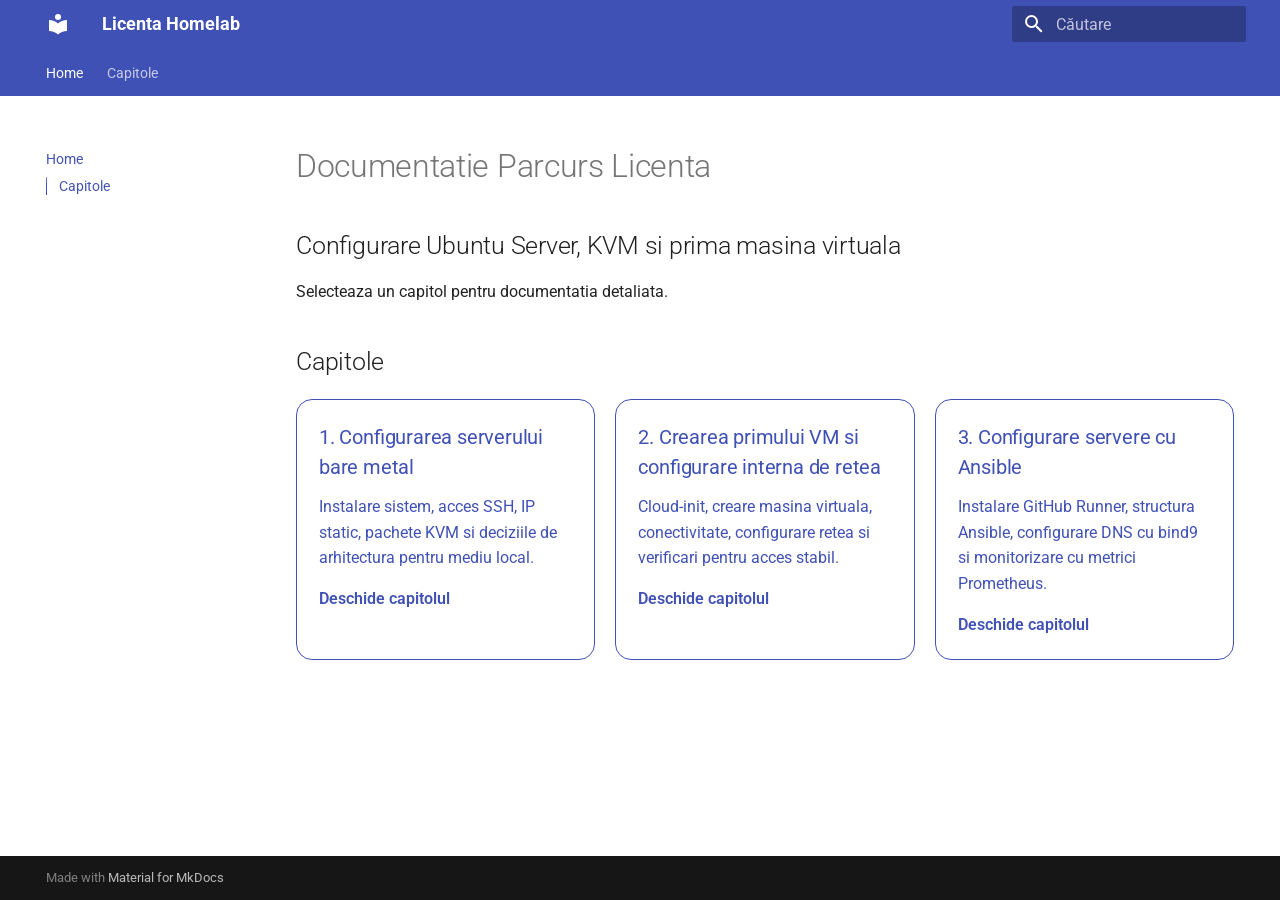
<file: site/index.html>
<!doctype html>
<html lang="ro" class="no-js">
  <head>
    
      <meta charset="utf-8">
      <meta name="viewport" content="width=device-width,initial-scale=1">
      
        <meta name="description" content="Documentatie setup Ubuntu Server + KVM">
      
      
      
        <link rel="canonical" href="https://theeo04.github.io/licenta-website/">
      
      
      
        <link rel="next" href="capitol-1-configurare-server-bare-metal/">
      
      
        
      
      
      <link rel="icon" href="assets/images/favicon.png">
      <meta name="generator" content="mkdocs-1.6.1, mkdocs-material-9.7.3">
    
    
      
        <title>Licenta Homelab</title>
      
    
    
      <link rel="stylesheet" href="assets/stylesheets/main.484c7ddc.min.css">
      
      


    
    
      
    
    
      
        
        
        <link rel="preconnect" href="https://fonts.gstatic.com" crossorigin>
        <link rel="stylesheet" href="https://fonts.googleapis.com/css?family=Roboto:300,300i,400,400i,700,700i%7CRoboto+Mono:400,400i,700,700i&display=fallback">
        <style>:root{--md-text-font:"Roboto";--md-code-font:"Roboto Mono"}</style>
      
    
    
      <link rel="stylesheet" href="stylesheets/extra.css">
    
    <script>__md_scope=new URL(".",location),__md_hash=e=>[...e].reduce(((e,_)=>(e<<5)-e+_.charCodeAt(0)),0),__md_get=(e,_=localStorage,t=__md_scope)=>JSON.parse(_.getItem(t.pathname+"."+e)),__md_set=(e,_,t=localStorage,a=__md_scope)=>{try{t.setItem(a.pathname+"."+e,JSON.stringify(_))}catch(e){}}</script>
    
      

    
    
  </head>
  
  
    <body dir="ltr">
  
    
    <input class="md-toggle" data-md-toggle="drawer" type="checkbox" id="__drawer" autocomplete="off">
    <input class="md-toggle" data-md-toggle="search" type="checkbox" id="__search" autocomplete="off">
    <label class="md-overlay" for="__drawer"></label>
    <div data-md-component="skip">
      
        
        <a href="#documentatie-parcurs-licenta" class="md-skip">
          Sari la conținut
        </a>
      
    </div>
    <div data-md-component="announce">
      
    </div>
    
    
      

<header class="md-header" data-md-component="header">
  <nav class="md-header__inner md-grid" aria-label="Antet">
    <a href="." title="Licenta Homelab" class="md-header__button md-logo" aria-label="Licenta Homelab" data-md-component="logo">
      
  
  <svg xmlns="http://www.w3.org/2000/svg" viewBox="0 0 24 24"><path d="M12 8a3 3 0 0 0 3-3 3 3 0 0 0-3-3 3 3 0 0 0-3 3 3 3 0 0 0 3 3m0 3.54C9.64 9.35 6.5 8 3 8v11c3.5 0 6.64 1.35 9 3.54 2.36-2.19 5.5-3.54 9-3.54V8c-3.5 0-6.64 1.35-9 3.54"/></svg>

    </a>
    <label class="md-header__button md-icon" for="__drawer">
      
      <svg xmlns="http://www.w3.org/2000/svg" viewBox="0 0 24 24"><path d="M3 6h18v2H3zm0 5h18v2H3zm0 5h18v2H3z"/></svg>
    </label>
    <div class="md-header__title" data-md-component="header-title">
      <div class="md-header__ellipsis">
        <div class="md-header__topic">
          <span class="md-ellipsis">
            Licenta Homelab
          </span>
        </div>
        <div class="md-header__topic" data-md-component="header-topic">
          <span class="md-ellipsis">
            
              Home
            
          </span>
        </div>
      </div>
    </div>
    
    
      <script>var palette=__md_get("__palette");if(palette&&palette.color){if("(prefers-color-scheme)"===palette.color.media){var media=matchMedia("(prefers-color-scheme: light)"),input=document.querySelector(media.matches?"[data-md-color-media='(prefers-color-scheme: light)']":"[data-md-color-media='(prefers-color-scheme: dark)']");palette.color.media=input.getAttribute("data-md-color-media"),palette.color.scheme=input.getAttribute("data-md-color-scheme"),palette.color.primary=input.getAttribute("data-md-color-primary"),palette.color.accent=input.getAttribute("data-md-color-accent")}for(var[key,value]of Object.entries(palette.color))document.body.setAttribute("data-md-color-"+key,value)}</script>
    
    
    
      
      
        <label class="md-header__button md-icon" for="__search">
          
          <svg xmlns="http://www.w3.org/2000/svg" viewBox="0 0 24 24"><path d="M9.5 3A6.5 6.5 0 0 1 16 9.5c0 1.61-.59 3.09-1.56 4.23l.27.27h.79l5 5-1.5 1.5-5-5v-.79l-.27-.27A6.52 6.52 0 0 1 9.5 16 6.5 6.5 0 0 1 3 9.5 6.5 6.5 0 0 1 9.5 3m0 2C7 5 5 7 5 9.5S7 14 9.5 14 14 12 14 9.5 12 5 9.5 5"/></svg>
        </label>
        <div class="md-search" data-md-component="search" role="dialog">
  <label class="md-search__overlay" for="__search"></label>
  <div class="md-search__inner" role="search">
    <form class="md-search__form" name="search">
      <input type="text" class="md-search__input" name="query" aria-label="Căutare" placeholder="Căutare" autocapitalize="off" autocorrect="off" autocomplete="off" spellcheck="false" data-md-component="search-query" required>
      <label class="md-search__icon md-icon" for="__search">
        
        <svg xmlns="http://www.w3.org/2000/svg" viewBox="0 0 24 24"><path d="M9.5 3A6.5 6.5 0 0 1 16 9.5c0 1.61-.59 3.09-1.56 4.23l.27.27h.79l5 5-1.5 1.5-5-5v-.79l-.27-.27A6.52 6.52 0 0 1 9.5 16 6.5 6.5 0 0 1 3 9.5 6.5 6.5 0 0 1 9.5 3m0 2C7 5 5 7 5 9.5S7 14 9.5 14 14 12 14 9.5 12 5 9.5 5"/></svg>
        
        <svg xmlns="http://www.w3.org/2000/svg" viewBox="0 0 24 24"><path d="M20 11v2H8l5.5 5.5-1.42 1.42L4.16 12l7.92-7.92L13.5 5.5 8 11z"/></svg>
      </label>
      <nav class="md-search__options" aria-label="Caută">
        
        <button type="reset" class="md-search__icon md-icon" title="Resetează" aria-label="Resetează" tabindex="-1">
          
          <svg xmlns="http://www.w3.org/2000/svg" viewBox="0 0 24 24"><path d="M19 6.41 17.59 5 12 10.59 6.41 5 5 6.41 10.59 12 5 17.59 6.41 19 12 13.41 17.59 19 19 17.59 13.41 12z"/></svg>
        </button>
      </nav>
      
    </form>
    <div class="md-search__output">
      <div class="md-search__scrollwrap" tabindex="0" data-md-scrollfix>
        <div class="md-search-result" data-md-component="search-result">
          <div class="md-search-result__meta">
            Inițializare căutare
          </div>
          <ol class="md-search-result__list" role="presentation"></ol>
        </div>
      </div>
    </div>
  </div>
</div>
      
    
    
  </nav>
  
</header>
    
    <div class="md-container" data-md-component="container">
      
      
        
          
            
<nav class="md-tabs" aria-label="File" data-md-component="tabs">
  <div class="md-grid">
    <ul class="md-tabs__list">
      
        
  
  
  
    
  
  
    <li class="md-tabs__item md-tabs__item--active">
      <a href="." class="md-tabs__link">
        
  
  
    
  
  Home

      </a>
    </li>
  

      
        
  
  
  
  
    
    
      <li class="md-tabs__item">
        <a href="capitol-1-configurare-server-bare-metal/" class="md-tabs__link">
          
  
  
  Capitole

        </a>
      </li>
    
  

      
    </ul>
  </div>
</nav>
          
        
      
      <main class="md-main" data-md-component="main">
        <div class="md-main__inner md-grid">
          
            
              
              <div class="md-sidebar md-sidebar--primary" data-md-component="sidebar" data-md-type="navigation" >
                <div class="md-sidebar__scrollwrap">
                  <div class="md-sidebar__inner">
                    


  


  

<nav class="md-nav md-nav--primary md-nav--lifted md-nav--integrated" aria-label="Navigație" data-md-level="0">
  <label class="md-nav__title" for="__drawer">
    <a href="." title="Licenta Homelab" class="md-nav__button md-logo" aria-label="Licenta Homelab" data-md-component="logo">
      
  
  <svg xmlns="http://www.w3.org/2000/svg" viewBox="0 0 24 24"><path d="M12 8a3 3 0 0 0 3-3 3 3 0 0 0-3-3 3 3 0 0 0-3 3 3 3 0 0 0 3 3m0 3.54C9.64 9.35 6.5 8 3 8v11c3.5 0 6.64 1.35 9 3.54 2.36-2.19 5.5-3.54 9-3.54V8c-3.5 0-6.64 1.35-9 3.54"/></svg>

    </a>
    Licenta Homelab
  </label>
  
  <ul class="md-nav__list" data-md-scrollfix>
    
      
      
  
  
    
  
  
  
    <li class="md-nav__item md-nav__item--active">
      
      <input class="md-nav__toggle md-toggle" type="checkbox" id="__toc">
      
      
        
      
      
        <label class="md-nav__link md-nav__link--active" for="__toc">
          
  
  
  <span class="md-ellipsis">
    
  
    Home
  

    
  </span>
  
  

          <span class="md-nav__icon md-icon"></span>
        </label>
      
      <a href="." class="md-nav__link md-nav__link--active">
        
  
  
  <span class="md-ellipsis">
    
  
    Home
  

    
  </span>
  
  

      </a>
      
        

<nav class="md-nav md-nav--secondary" aria-label="Cuprins">
  
  
  
    
  
  
    <label class="md-nav__title" for="__toc">
      <span class="md-nav__icon md-icon"></span>
      Cuprins
    </label>
    <ul class="md-nav__list" data-md-component="toc" data-md-scrollfix>
      
        <li class="md-nav__item">
  <a href="#capitole" class="md-nav__link">
    <span class="md-ellipsis">
      
        Capitole
      
    </span>
  </a>
  
</li>
      
    </ul>
  
</nav>
      
    </li>
  

    
      
      
  
  
  
  
    
    
    
    
      
      
        
      
    
    
    <li class="md-nav__item md-nav__item--nested">
      
        
        
        <input class="md-nav__toggle md-toggle " type="checkbox" id="__nav_2" >
        
          
          <label class="md-nav__link" for="__nav_2" id="__nav_2_label" tabindex="0">
            
  
  
  <span class="md-ellipsis">
    
  
    Capitole
  

    
  </span>
  
  

            <span class="md-nav__icon md-icon"></span>
          </label>
        
        <nav class="md-nav" data-md-level="1" aria-labelledby="__nav_2_label" aria-expanded="false">
          <label class="md-nav__title" for="__nav_2">
            <span class="md-nav__icon md-icon"></span>
            
  
    Capitole
  

          </label>
          <ul class="md-nav__list" data-md-scrollfix>
            
              
                
  
  
  
  
    <li class="md-nav__item">
      <a href="capitol-1-configurare-server-bare-metal/" class="md-nav__link">
        
  
  
  <span class="md-ellipsis">
    
  
    Capitol 1 - Configurarea serverului bare metal
  

    
  </span>
  
  

      </a>
    </li>
  

              
            
              
                
  
  
  
  
    <li class="md-nav__item">
      <a href="capitol-2-creare-vm-si-configurare-retea/" class="md-nav__link">
        
  
  
  <span class="md-ellipsis">
    
  
    Capitol 2 - Crearea primului VM si configurare interna de retea
  

    
  </span>
  
  

      </a>
    </li>
  

              
            
              
                
  
  
  
  
    <li class="md-nav__item">
      <a href="capitol-3-configurare-servere-cu-ansible/" class="md-nav__link">
        
  
  
  <span class="md-ellipsis">
    
  
    Capitol 3 - Configurare servere cu Ansible
  

    
  </span>
  
  

      </a>
    </li>
  

              
            
          </ul>
        </nav>
      
    </li>
  

    
  </ul>
</nav>
                  </div>
                </div>
              </div>
            
            
          
          
            <div class="md-content" data-md-component="content">
              
              <article class="md-content__inner md-typeset">
                
                  



<h1 id="documentatie-parcurs-licenta">Documentatie Parcurs Licenta</h1>
<section class="hero-panel">
  <h2>Configurare Ubuntu Server, KVM si prima masina virtuala</h2>
  <p class="hero-subtitle">Selecteaza un capitol pentru documentatia detaliata.</p>
</section>

<h2 id="capitole">Capitole</h2>
<div class="chapter-grid">
  <a class="chapter-card" href="capitol-1-configurare-server-bare-metal/">
    <h3>1. Configurarea serverului bare metal</h3>
    <p>Instalare sistem, acces SSH, IP static, pachete KVM si deciziile de arhitectura pentru mediu local.</p>
    <span class="chapter-cta">Deschide capitolul</span>
  </a>

  <a class="chapter-card" href="capitol-2-creare-vm-si-configurare-retea/">
    <h3>2. Crearea primului VM si configurare interna de retea</h3>
    <p>Cloud-init, creare masina virtuala, conectivitate, configurare retea si verificari pentru acces stabil.</p>
    <span class="chapter-cta">Deschide capitolul</span>
  </a>

  <a class="chapter-card" href="capitol-3-configurare-servere-cu-ansible/">
    <h3>3. Configurare servere cu Ansible</h3>
    <p>Instalare GitHub Runner, structura Ansible, configurare DNS cu bind9 si monitorizare cu metrici Prometheus.</p>
    <span class="chapter-cta">Deschide capitolul</span>
  </a>
</div>












                
              </article>
            </div>
          
          
<script>var target=document.getElementById(location.hash.slice(1));target&&target.name&&(target.checked=target.name.startsWith("__tabbed_"))</script>
        </div>
        
          <button type="button" class="md-top md-icon" data-md-component="top" hidden>
  
  <svg xmlns="http://www.w3.org/2000/svg" viewBox="0 0 24 24"><path d="M13 20h-2V8l-5.5 5.5-1.42-1.42L12 4.16l7.92 7.92-1.42 1.42L13 8z"/></svg>
  Înapoi sus
</button>
        
      </main>
      
        <footer class="md-footer">
  
  <div class="md-footer-meta md-typeset">
    <div class="md-footer-meta__inner md-grid">
      <div class="md-copyright">
  
  
    Made with
    <a href="https://squidfunk.github.io/mkdocs-material/" target="_blank" rel="noopener">
      Material for MkDocs
    </a>
  
</div>
      
    </div>
  </div>
</footer>
      
    </div>
    <div class="md-dialog" data-md-component="dialog">
      <div class="md-dialog__inner md-typeset"></div>
    </div>
    
    
    
      
      
      <script id="__config" type="application/json">{"annotate": null, "base": ".", "features": ["navigation.tabs", "navigation.sections", "navigation.top", "toc.integrate", "content.code.copy"], "search": "assets/javascripts/workers/search.2c215733.min.js", "tags": null, "translations": {"clipboard.copied": "Copiat \u00een clipboard", "clipboard.copy": "Copiaz\u0103 \u00een clipboard", "search.result.more.one": "\u00cenc\u0103 1 pe aceast\u0103 pagin\u0103", "search.result.more.other": "\u00cenc\u0103 # pe aceast\u0103 pagin\u0103", "search.result.none": "Nu a fost g\u0103sit niciun document", "search.result.one": "1 document g\u0103sit", "search.result.other": "# documente g\u0103site", "search.result.placeholder": "Tasteaz\u0103 pentru a \u00eencepe c\u0103utarea", "search.result.term.missing": "Lips\u0103", "select.version": "Selecteaz\u0103 versuine"}, "version": null}</script>
    
    
      <script src="assets/javascripts/bundle.79ae519e.min.js"></script>
      
    
  </body>
</html>
</file>
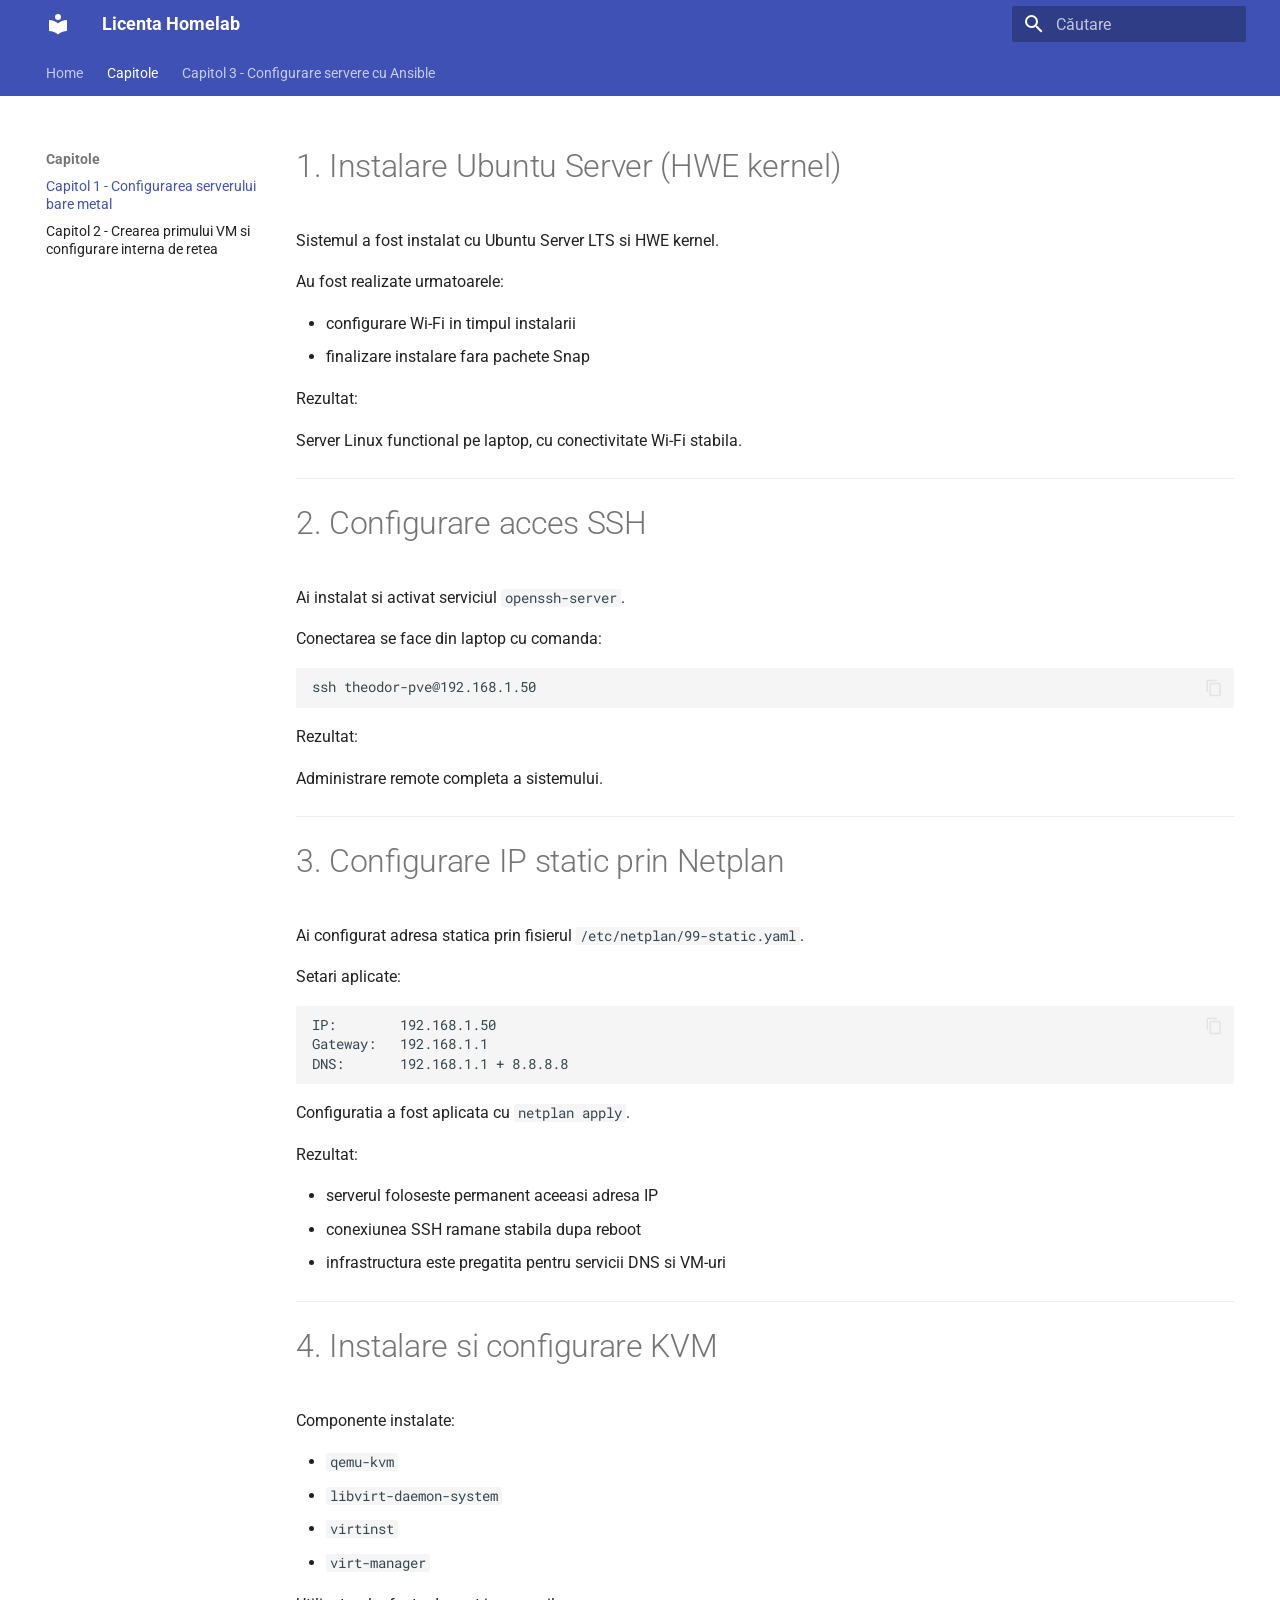
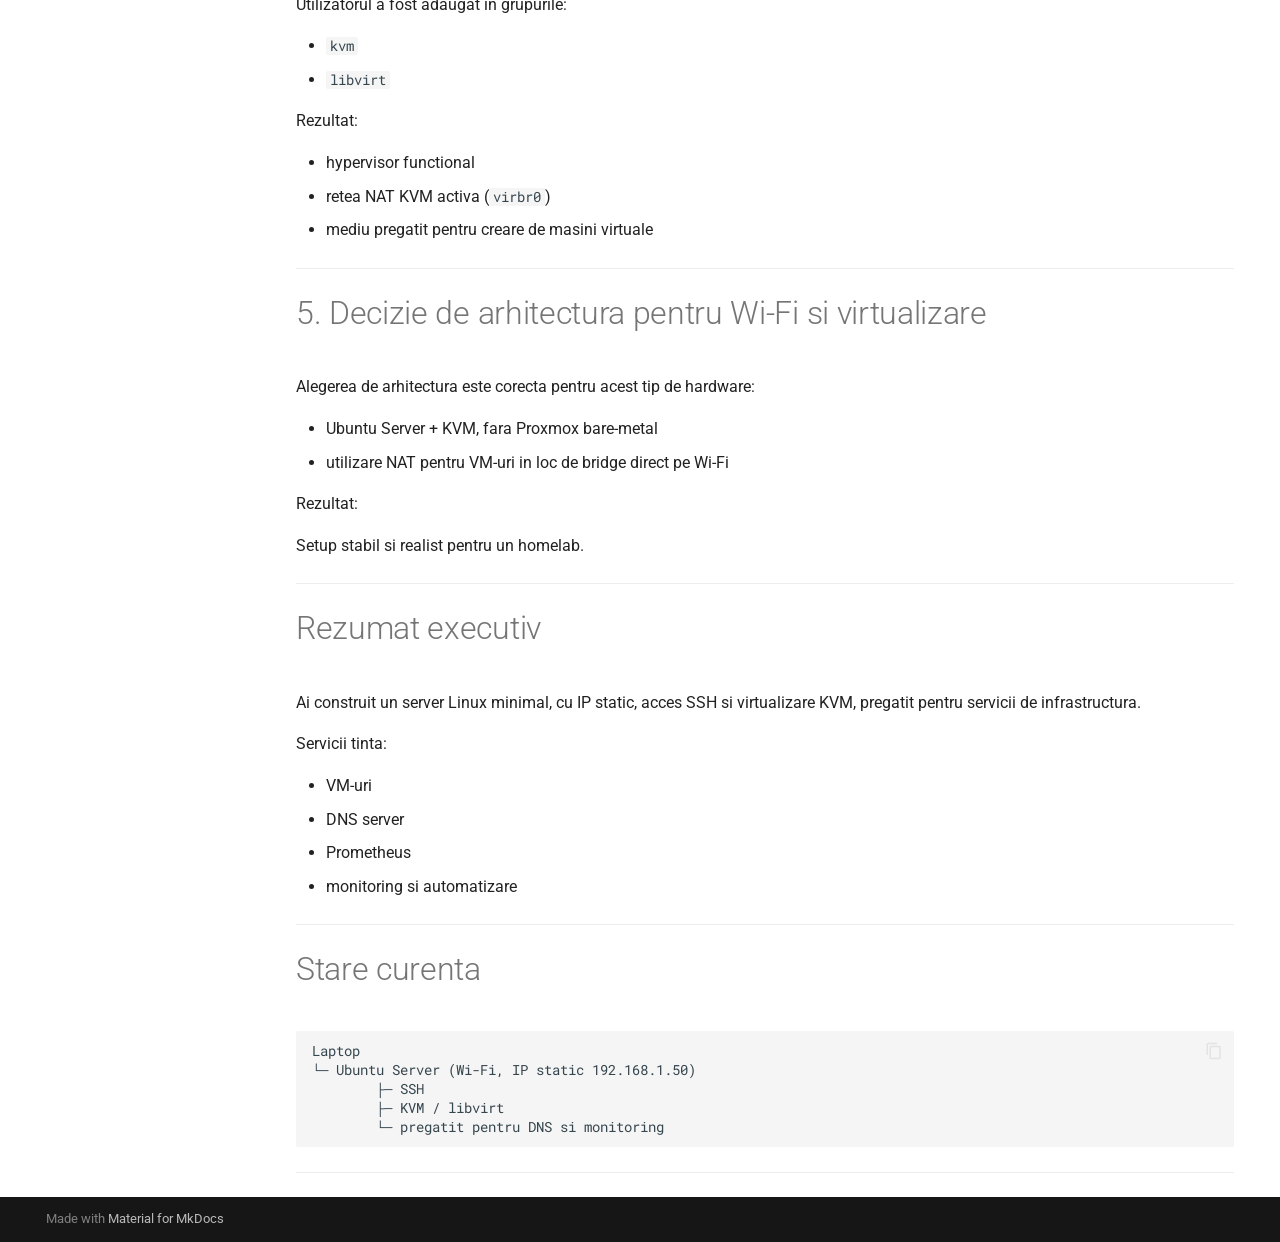
<file: site/capitol-1-configurare-server-bare-metal/index.html>
<!doctype html>
<html lang="ro" class="no-js">
  <head>
    
      <meta charset="utf-8">
      <meta name="viewport" content="width=device-width,initial-scale=1">
      
        <meta name="description" content="Documentatie setup Ubuntu Server + KVM">
      
      
      
        <link rel="canonical" href="https://theeo04.github.io/licenta-website/capitol-1-configurare-server-bare-metal/">
      
      
        <link rel="prev" href="..">
      
      
        <link rel="next" href="../capitol-2-creare-vm-si-configurare-retea/">
      
      
        
      
      
      <link rel="icon" href="../assets/images/favicon.png">
      <meta name="generator" content="mkdocs-1.6.1, mkdocs-material-9.7.3">
    
    
      
        <title>Capitol 1 - Configurarea serverului bare metal - Licenta Homelab</title>
      
    
    
      <link rel="stylesheet" href="../assets/stylesheets/main.484c7ddc.min.css">
      
      


    
    
      
    
    
      
        
        
        <link rel="preconnect" href="https://fonts.gstatic.com" crossorigin>
        <link rel="stylesheet" href="https://fonts.googleapis.com/css?family=Roboto:300,300i,400,400i,700,700i%7CRoboto+Mono:400,400i,700,700i&display=fallback">
        <style>:root{--md-text-font:"Roboto";--md-code-font:"Roboto Mono"}</style>
      
    
    
      <link rel="stylesheet" href="../stylesheets/extra.css">
    
    <script>__md_scope=new URL("..",location),__md_hash=e=>[...e].reduce(((e,_)=>(e<<5)-e+_.charCodeAt(0)),0),__md_get=(e,_=localStorage,t=__md_scope)=>JSON.parse(_.getItem(t.pathname+"."+e)),__md_set=(e,_,t=localStorage,a=__md_scope)=>{try{t.setItem(a.pathname+"."+e,JSON.stringify(_))}catch(e){}}</script>
    
      

    
    
  </head>
  
  
    <body dir="ltr">
  
    
    <input class="md-toggle" data-md-toggle="drawer" type="checkbox" id="__drawer" autocomplete="off">
    <input class="md-toggle" data-md-toggle="search" type="checkbox" id="__search" autocomplete="off">
    <label class="md-overlay" for="__drawer"></label>
    <div data-md-component="skip">
      
        
        <a href="#1-instalare-ubuntu-server-hwe-kernel" class="md-skip">
          Sari la conținut
        </a>
      
    </div>
    <div data-md-component="announce">
      
    </div>
    
    
      

<header class="md-header" data-md-component="header">
  <nav class="md-header__inner md-grid" aria-label="Antet">
    <a href=".." title="Licenta Homelab" class="md-header__button md-logo" aria-label="Licenta Homelab" data-md-component="logo">
      
  
  <svg xmlns="http://www.w3.org/2000/svg" viewBox="0 0 24 24"><path d="M12 8a3 3 0 0 0 3-3 3 3 0 0 0-3-3 3 3 0 0 0-3 3 3 3 0 0 0 3 3m0 3.54C9.64 9.35 6.5 8 3 8v11c3.5 0 6.64 1.35 9 3.54 2.36-2.19 5.5-3.54 9-3.54V8c-3.5 0-6.64 1.35-9 3.54"/></svg>

    </a>
    <label class="md-header__button md-icon" for="__drawer">
      
      <svg xmlns="http://www.w3.org/2000/svg" viewBox="0 0 24 24"><path d="M3 6h18v2H3zm0 5h18v2H3zm0 5h18v2H3z"/></svg>
    </label>
    <div class="md-header__title" data-md-component="header-title">
      <div class="md-header__ellipsis">
        <div class="md-header__topic">
          <span class="md-ellipsis">
            Licenta Homelab
          </span>
        </div>
        <div class="md-header__topic" data-md-component="header-topic">
          <span class="md-ellipsis">
            
              Capitol 1 - Configurarea serverului bare metal
            
          </span>
        </div>
      </div>
    </div>
    
    
      <script>var palette=__md_get("__palette");if(palette&&palette.color){if("(prefers-color-scheme)"===palette.color.media){var media=matchMedia("(prefers-color-scheme: light)"),input=document.querySelector(media.matches?"[data-md-color-media='(prefers-color-scheme: light)']":"[data-md-color-media='(prefers-color-scheme: dark)']");palette.color.media=input.getAttribute("data-md-color-media"),palette.color.scheme=input.getAttribute("data-md-color-scheme"),palette.color.primary=input.getAttribute("data-md-color-primary"),palette.color.accent=input.getAttribute("data-md-color-accent")}for(var[key,value]of Object.entries(palette.color))document.body.setAttribute("data-md-color-"+key,value)}</script>
    
    
    
      
      
        <label class="md-header__button md-icon" for="__search">
          
          <svg xmlns="http://www.w3.org/2000/svg" viewBox="0 0 24 24"><path d="M9.5 3A6.5 6.5 0 0 1 16 9.5c0 1.61-.59 3.09-1.56 4.23l.27.27h.79l5 5-1.5 1.5-5-5v-.79l-.27-.27A6.52 6.52 0 0 1 9.5 16 6.5 6.5 0 0 1 3 9.5 6.5 6.5 0 0 1 9.5 3m0 2C7 5 5 7 5 9.5S7 14 9.5 14 14 12 14 9.5 12 5 9.5 5"/></svg>
        </label>
        <div class="md-search" data-md-component="search" role="dialog">
  <label class="md-search__overlay" for="__search"></label>
  <div class="md-search__inner" role="search">
    <form class="md-search__form" name="search">
      <input type="text" class="md-search__input" name="query" aria-label="Căutare" placeholder="Căutare" autocapitalize="off" autocorrect="off" autocomplete="off" spellcheck="false" data-md-component="search-query" required>
      <label class="md-search__icon md-icon" for="__search">
        
        <svg xmlns="http://www.w3.org/2000/svg" viewBox="0 0 24 24"><path d="M9.5 3A6.5 6.5 0 0 1 16 9.5c0 1.61-.59 3.09-1.56 4.23l.27.27h.79l5 5-1.5 1.5-5-5v-.79l-.27-.27A6.52 6.52 0 0 1 9.5 16 6.5 6.5 0 0 1 3 9.5 6.5 6.5 0 0 1 9.5 3m0 2C7 5 5 7 5 9.5S7 14 9.5 14 14 12 14 9.5 12 5 9.5 5"/></svg>
        
        <svg xmlns="http://www.w3.org/2000/svg" viewBox="0 0 24 24"><path d="M20 11v2H8l5.5 5.5-1.42 1.42L4.16 12l7.92-7.92L13.5 5.5 8 11z"/></svg>
      </label>
      <nav class="md-search__options" aria-label="Caută">
        
        <button type="reset" class="md-search__icon md-icon" title="Resetează" aria-label="Resetează" tabindex="-1">
          
          <svg xmlns="http://www.w3.org/2000/svg" viewBox="0 0 24 24"><path d="M19 6.41 17.59 5 12 10.59 6.41 5 5 6.41 10.59 12 5 17.59 6.41 19 12 13.41 17.59 19 19 17.59 13.41 12z"/></svg>
        </button>
      </nav>
      
    </form>
    <div class="md-search__output">
      <div class="md-search__scrollwrap" tabindex="0" data-md-scrollfix>
        <div class="md-search-result" data-md-component="search-result">
          <div class="md-search-result__meta">
            Inițializare căutare
          </div>
          <ol class="md-search-result__list" role="presentation"></ol>
        </div>
      </div>
    </div>
  </div>
</div>
      
    
    
  </nav>
  
</header>
    
    <div class="md-container" data-md-component="container">
      
      
        
          
            
<nav class="md-tabs" aria-label="File" data-md-component="tabs">
  <div class="md-grid">
    <ul class="md-tabs__list">
      
        
  
  
  
  
    <li class="md-tabs__item">
      <a href=".." class="md-tabs__link">
        
  
  
    
  
  Home

      </a>
    </li>
  

      
        
  
  
  
    
  
  
    
    
      <li class="md-tabs__item md-tabs__item--active">
        <a href="./" class="md-tabs__link">
          
  
  
  Capitole

        </a>
      </li>
    
  

      
        
  
  
  
  
    <li class="md-tabs__item">
      <a href="../capitol-3-configurare-servere-cu-ansible/" class="md-tabs__link">
        
  
  
    
  
  Capitol 3 - Configurare servere cu Ansible

      </a>
    </li>
  

      
    </ul>
  </div>
</nav>
          
        
      
      <main class="md-main" data-md-component="main">
        <div class="md-main__inner md-grid">
          
            
              
              <div class="md-sidebar md-sidebar--primary" data-md-component="sidebar" data-md-type="navigation" >
                <div class="md-sidebar__scrollwrap">
                  <div class="md-sidebar__inner">
                    


  


  

<nav class="md-nav md-nav--primary md-nav--lifted md-nav--integrated" aria-label="Navigație" data-md-level="0">
  <label class="md-nav__title" for="__drawer">
    <a href=".." title="Licenta Homelab" class="md-nav__button md-logo" aria-label="Licenta Homelab" data-md-component="logo">
      
  
  <svg xmlns="http://www.w3.org/2000/svg" viewBox="0 0 24 24"><path d="M12 8a3 3 0 0 0 3-3 3 3 0 0 0-3-3 3 3 0 0 0-3 3 3 3 0 0 0 3 3m0 3.54C9.64 9.35 6.5 8 3 8v11c3.5 0 6.64 1.35 9 3.54 2.36-2.19 5.5-3.54 9-3.54V8c-3.5 0-6.64 1.35-9 3.54"/></svg>

    </a>
    Licenta Homelab
  </label>
  
  <ul class="md-nav__list" data-md-scrollfix>
    
      
      
  
  
  
  
    <li class="md-nav__item">
      <a href=".." class="md-nav__link">
        
  
  
  <span class="md-ellipsis">
    
  
    Home
  

    
  </span>
  
  

      </a>
    </li>
  

    
      
      
  
  
    
  
  
  
    
    
    
    
      
        
        
      
      
        
      
    
    
    <li class="md-nav__item md-nav__item--active md-nav__item--section md-nav__item--nested">
      
        
        
        <input class="md-nav__toggle md-toggle " type="checkbox" id="__nav_2" checked>
        
          
          <label class="md-nav__link" for="__nav_2" id="__nav_2_label" tabindex="">
            
  
  
  <span class="md-ellipsis">
    
  
    Capitole
  

    
  </span>
  
  

            <span class="md-nav__icon md-icon"></span>
          </label>
        
        <nav class="md-nav" data-md-level="1" aria-labelledby="__nav_2_label" aria-expanded="true">
          <label class="md-nav__title" for="__nav_2">
            <span class="md-nav__icon md-icon"></span>
            
  
    Capitole
  

          </label>
          <ul class="md-nav__list" data-md-scrollfix>
            
              
                
  
  
    
  
  
  
    <li class="md-nav__item md-nav__item--active">
      
      <input class="md-nav__toggle md-toggle" type="checkbox" id="__toc">
      
      
        
      
      
      <a href="./" class="md-nav__link md-nav__link--active">
        
  
  
  <span class="md-ellipsis">
    
  
    Capitol 1 - Configurarea serverului bare metal
  

    
  </span>
  
  

      </a>
      
    </li>
  

              
            
              
                
  
  
  
  
    <li class="md-nav__item">
      <a href="../capitol-2-creare-vm-si-configurare-retea/" class="md-nav__link">
        
  
  
  <span class="md-ellipsis">
    
  
    Capitol 2 - Crearea primului VM si configurare interna de retea
  

    
  </span>
  
  

      </a>
    </li>
  

              
            
          </ul>
        </nav>
      
    </li>
  

    
      
      
  
  
  
  
    <li class="md-nav__item">
      <a href="../capitol-3-configurare-servere-cu-ansible/" class="md-nav__link">
        
  
  
  <span class="md-ellipsis">
    
  
    Capitol 3 - Configurare servere cu Ansible
  

    
  </span>
  
  

      </a>
    </li>
  

    
  </ul>
</nav>
                  </div>
                </div>
              </div>
            
            
          
          
            <div class="md-content" data-md-component="content">
              
              <article class="md-content__inner md-typeset">
                
                  



<h1 id="1-instalare-ubuntu-server-hwe-kernel">1. Instalare Ubuntu Server (HWE kernel)</h1>
<p>Sistemul a fost instalat cu Ubuntu Server LTS si HWE kernel.</p>
<p>Au fost realizate urmatoarele:</p>
<ul>
<li>configurare Wi-Fi in timpul instalarii</li>
<li>finalizare instalare fara pachete Snap</li>
</ul>
<p>Rezultat:</p>
<p>Server Linux functional pe laptop, cu conectivitate Wi-Fi stabila.</p>
<hr />
<h1 id="2-configurare-acces-ssh">2. Configurare acces SSH</h1>
<p>Ai instalat si activat serviciul <code>openssh-server</code>.</p>
<p>Conectarea se face din laptop cu comanda:</p>
<pre><code class="language-bash">ssh theodor-pve@192.168.1.50
</code></pre>
<p>Rezultat:</p>
<p>Administrare remote completa a sistemului.</p>
<hr />
<h1 id="3-configurare-ip-static-prin-netplan">3. Configurare IP static prin Netplan</h1>
<p>Ai configurat adresa statica prin fisierul <code>/etc/netplan/99-static.yaml</code>.</p>
<p>Setari aplicate:</p>
<pre><code class="language-text">IP:        192.168.1.50
Gateway:   192.168.1.1
DNS:       192.168.1.1 + 8.8.8.8
</code></pre>
<p>Configuratia a fost aplicata cu <code>netplan apply</code>.</p>
<p>Rezultat:</p>
<ul>
<li>serverul foloseste permanent aceeasi adresa IP</li>
<li>conexiunea SSH ramane stabila dupa reboot</li>
<li>infrastructura este pregatita pentru servicii DNS si VM-uri</li>
</ul>
<hr />
<h1 id="4-instalare-si-configurare-kvm">4. Instalare si configurare KVM</h1>
<p>Componente instalate:</p>
<ul>
<li><code>qemu-kvm</code></li>
<li><code>libvirt-daemon-system</code></li>
<li><code>virtinst</code></li>
<li><code>virt-manager</code></li>
</ul>
<p>Utilizatorul a fost adaugat in grupurile:</p>
<ul>
<li><code>kvm</code></li>
<li><code>libvirt</code></li>
</ul>
<p>Rezultat:</p>
<ul>
<li>hypervisor functional</li>
<li>retea NAT KVM activa (<code>virbr0</code>)</li>
<li>mediu pregatit pentru creare de masini virtuale</li>
</ul>
<hr />
<h1 id="5-decizie-de-arhitectura-pentru-wi-fi-si-virtualizare">5. Decizie de arhitectura pentru Wi-Fi si virtualizare</h1>
<p>Alegerea de arhitectura este corecta pentru acest tip de hardware:</p>
<ul>
<li>Ubuntu Server + KVM, fara Proxmox bare-metal</li>
<li>utilizare NAT pentru VM-uri in loc de bridge direct pe Wi-Fi</li>
</ul>
<p>Rezultat:</p>
<p>Setup stabil si realist pentru un homelab.</p>
<hr />
<h1 id="rezumat-executiv">Rezumat executiv</h1>
<p>Ai construit un server Linux minimal, cu IP static, acces SSH si virtualizare KVM, pregatit pentru servicii de infrastructura.</p>
<p>Servicii tinta:</p>
<ul>
<li>VM-uri</li>
<li>DNS server</li>
<li>Prometheus</li>
<li>monitoring si automatizare</li>
</ul>
<hr />
<h1 id="stare-curenta">Stare curenta</h1>
<pre><code class="language-text">Laptop
└─ Ubuntu Server (Wi-Fi, IP static 192.168.1.50)
        ├─ SSH
        ├─ KVM / libvirt
        └─ pregatit pentru DNS si monitoring
</code></pre>
<hr />












                
              </article>
            </div>
          
          
<script>var target=document.getElementById(location.hash.slice(1));target&&target.name&&(target.checked=target.name.startsWith("__tabbed_"))</script>
        </div>
        
          <button type="button" class="md-top md-icon" data-md-component="top" hidden>
  
  <svg xmlns="http://www.w3.org/2000/svg" viewBox="0 0 24 24"><path d="M13 20h-2V8l-5.5 5.5-1.42-1.42L12 4.16l7.92 7.92-1.42 1.42L13 8z"/></svg>
  Înapoi sus
</button>
        
      </main>
      
        <footer class="md-footer">
  
  <div class="md-footer-meta md-typeset">
    <div class="md-footer-meta__inner md-grid">
      <div class="md-copyright">
  
  
    Made with
    <a href="https://squidfunk.github.io/mkdocs-material/" target="_blank" rel="noopener">
      Material for MkDocs
    </a>
  
</div>
      
    </div>
  </div>
</footer>
      
    </div>
    <div class="md-dialog" data-md-component="dialog">
      <div class="md-dialog__inner md-typeset"></div>
    </div>
    
    
    
      
      
      <script id="__config" type="application/json">{"annotate": null, "base": "..", "features": ["navigation.tabs", "navigation.sections", "navigation.top", "toc.integrate", "content.code.copy"], "search": "../assets/javascripts/workers/search.2c215733.min.js", "tags": null, "translations": {"clipboard.copied": "Copiat \u00een clipboard", "clipboard.copy": "Copiaz\u0103 \u00een clipboard", "search.result.more.one": "\u00cenc\u0103 1 pe aceast\u0103 pagin\u0103", "search.result.more.other": "\u00cenc\u0103 # pe aceast\u0103 pagin\u0103", "search.result.none": "Nu a fost g\u0103sit niciun document", "search.result.one": "1 document g\u0103sit", "search.result.other": "# documente g\u0103site", "search.result.placeholder": "Tasteaz\u0103 pentru a \u00eencepe c\u0103utarea", "search.result.term.missing": "Lips\u0103", "select.version": "Selecteaz\u0103 versuine"}, "version": null}</script>
    
    
      <script src="../assets/javascripts/bundle.79ae519e.min.js"></script>
      
    
  </body>
</html>
</file>
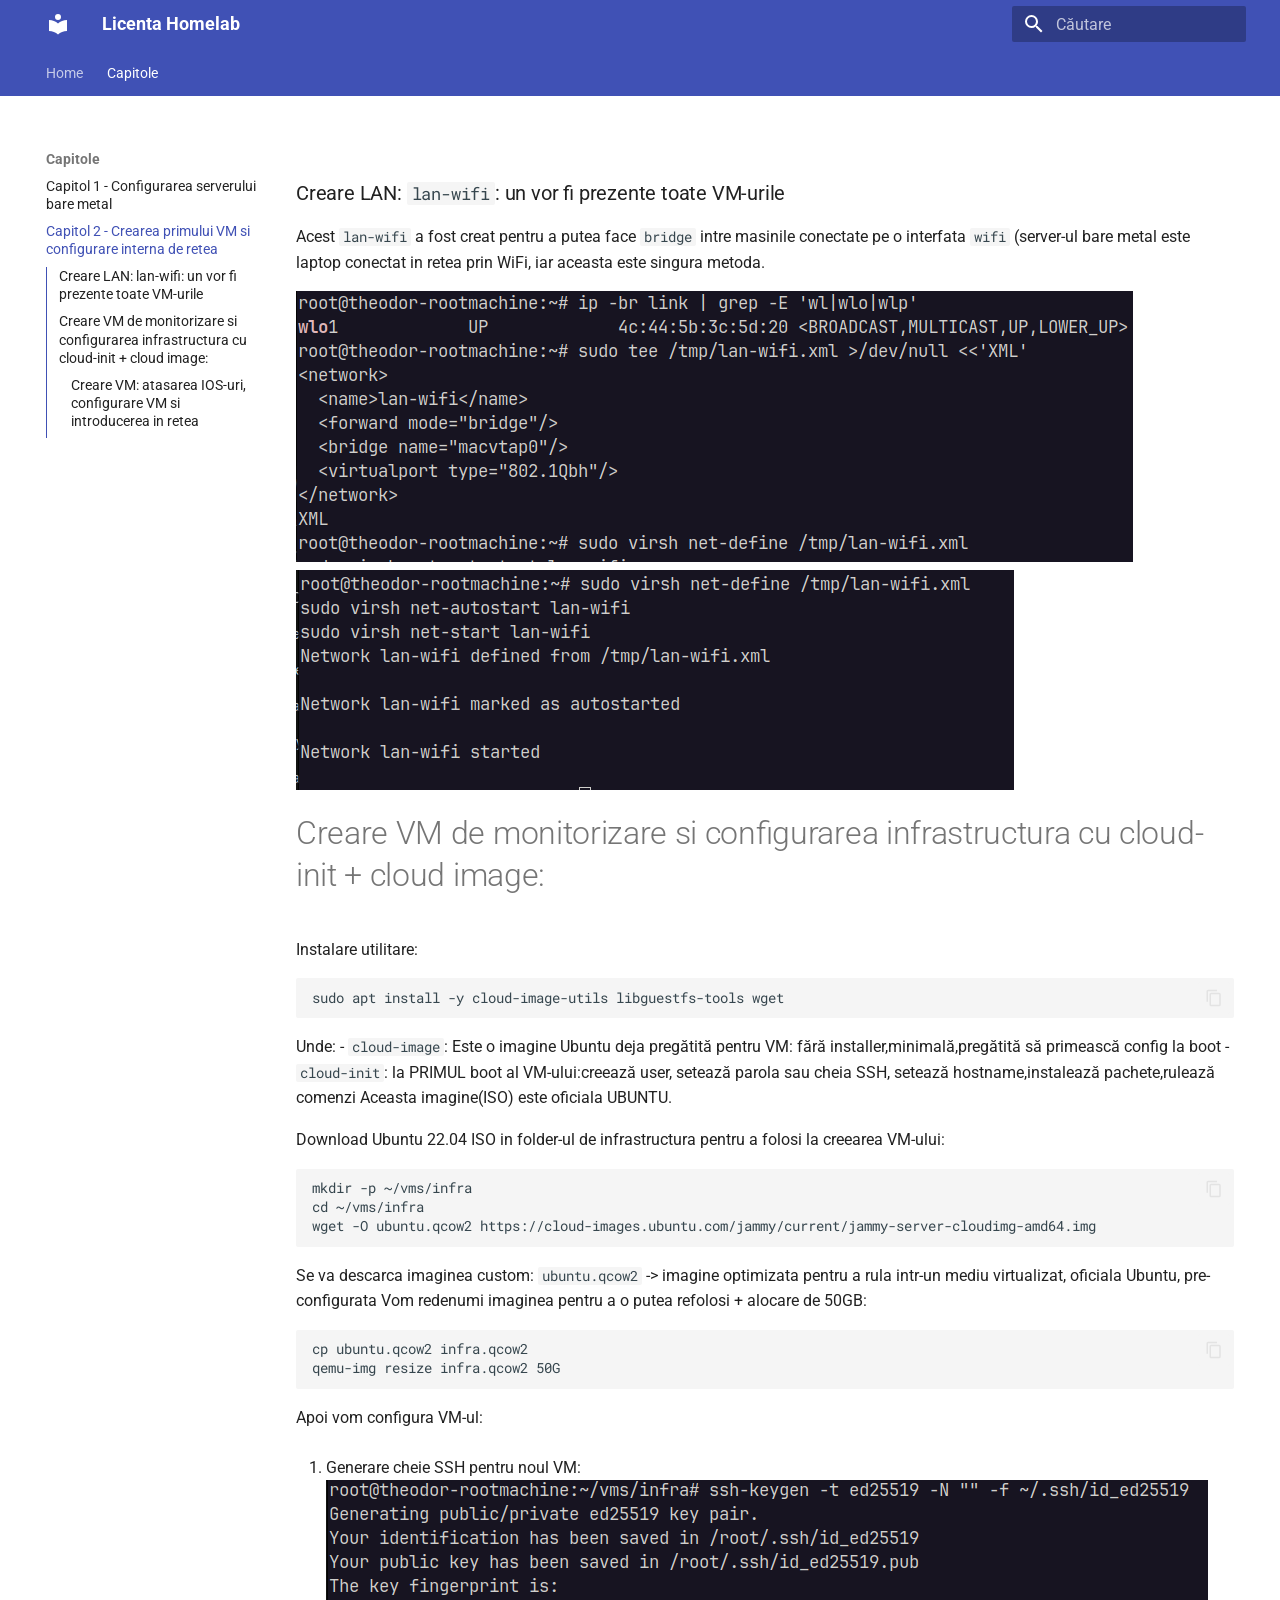
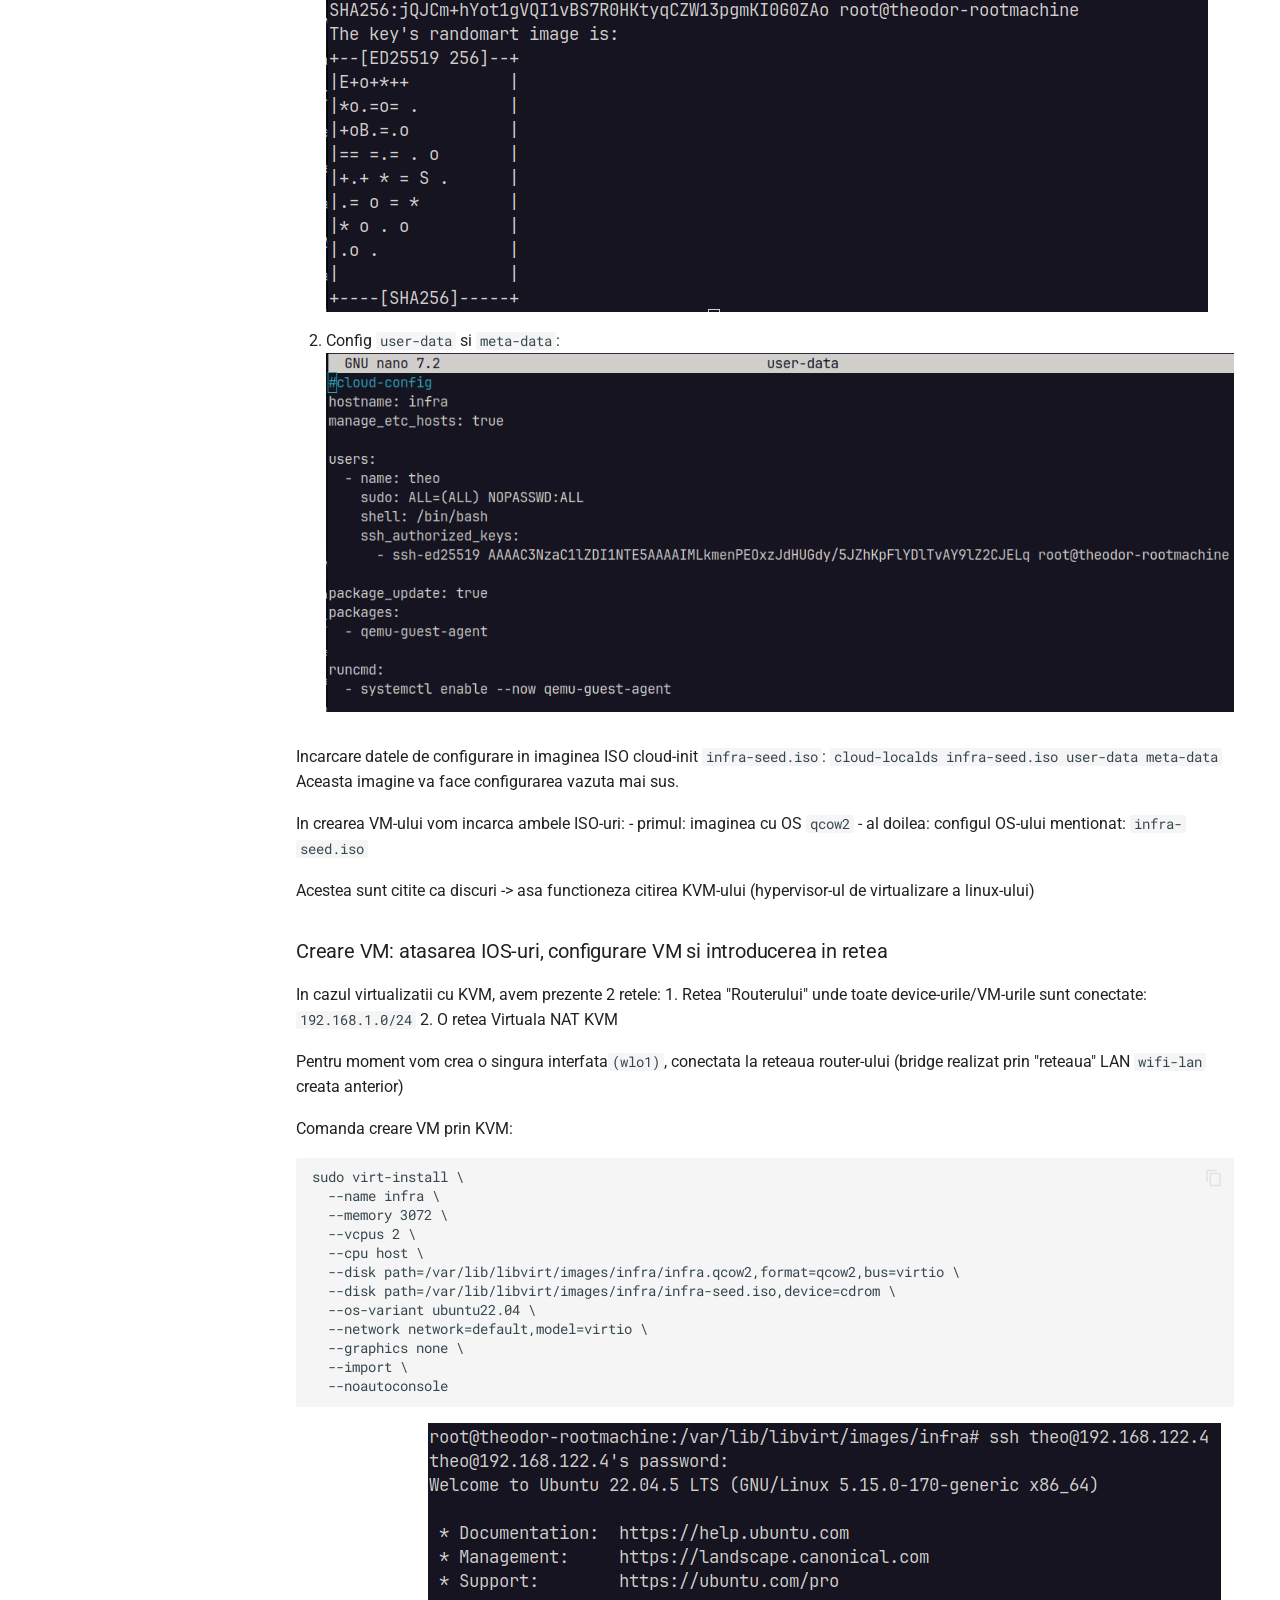
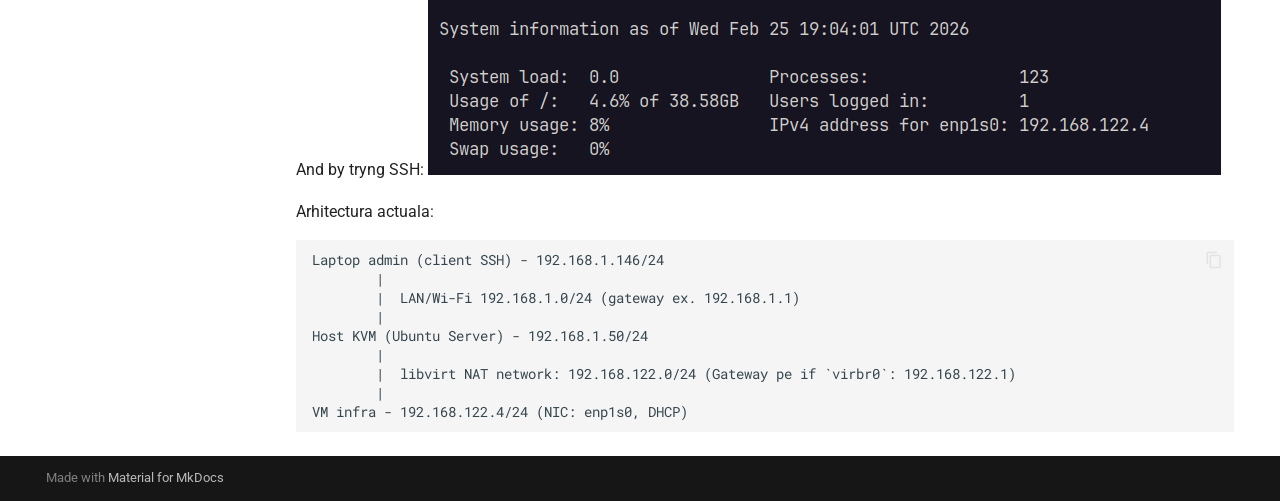
<file: site/capitol-2-creare-vm-si-configurare-retea/index.html>
<!doctype html>
<html lang="ro" class="no-js">
  <head>
    
      <meta charset="utf-8">
      <meta name="viewport" content="width=device-width,initial-scale=1">
      
        <meta name="description" content="Documentatie setup Ubuntu Server + KVM">
      
      
      
        <link rel="canonical" href="https://ghe-portal.github.io/licenta-presentation-site/capitol-2-creare-vm-si-configurare-retea/">
      
      
        <link rel="prev" href="../capitol-1-configurare-server-bare-metal/">
      
      
      
        
      
      
      <link rel="icon" href="../assets/images/favicon.png">
      <meta name="generator" content="mkdocs-1.6.1, mkdocs-material-9.7.3">
    
    
      
        <title>Capitol 2 - Crearea primului VM si configurare interna de retea - Licenta Homelab</title>
      
    
    
      <link rel="stylesheet" href="../assets/stylesheets/main.484c7ddc.min.css">
      
      


    
    
      
    
    
      
        
        
        <link rel="preconnect" href="https://fonts.gstatic.com" crossorigin>
        <link rel="stylesheet" href="https://fonts.googleapis.com/css?family=Roboto:300,300i,400,400i,700,700i%7CRoboto+Mono:400,400i,700,700i&display=fallback">
        <style>:root{--md-text-font:"Roboto";--md-code-font:"Roboto Mono"}</style>
      
    
    
      <link rel="stylesheet" href="../stylesheets/extra.css">
    
    <script>__md_scope=new URL("..",location),__md_hash=e=>[...e].reduce(((e,_)=>(e<<5)-e+_.charCodeAt(0)),0),__md_get=(e,_=localStorage,t=__md_scope)=>JSON.parse(_.getItem(t.pathname+"."+e)),__md_set=(e,_,t=localStorage,a=__md_scope)=>{try{t.setItem(a.pathname+"."+e,JSON.stringify(_))}catch(e){}}</script>
    
      

    
    
  </head>
  
  
    <body dir="ltr">
  
    
    <input class="md-toggle" data-md-toggle="drawer" type="checkbox" id="__drawer" autocomplete="off">
    <input class="md-toggle" data-md-toggle="search" type="checkbox" id="__search" autocomplete="off">
    <label class="md-overlay" for="__drawer"></label>
    <div data-md-component="skip">
      
        
        <a href="#creare-lan-lan-wifi-un-vor-fi-prezente-toate-vm-urile" class="md-skip">
          Sari la conținut
        </a>
      
    </div>
    <div data-md-component="announce">
      
    </div>
    
    
      

<header class="md-header" data-md-component="header">
  <nav class="md-header__inner md-grid" aria-label="Antet">
    <a href=".." title="Licenta Homelab" class="md-header__button md-logo" aria-label="Licenta Homelab" data-md-component="logo">
      
  
  <svg xmlns="http://www.w3.org/2000/svg" viewBox="0 0 24 24"><path d="M12 8a3 3 0 0 0 3-3 3 3 0 0 0-3-3 3 3 0 0 0-3 3 3 3 0 0 0 3 3m0 3.54C9.64 9.35 6.5 8 3 8v11c3.5 0 6.64 1.35 9 3.54 2.36-2.19 5.5-3.54 9-3.54V8c-3.5 0-6.64 1.35-9 3.54"/></svg>

    </a>
    <label class="md-header__button md-icon" for="__drawer">
      
      <svg xmlns="http://www.w3.org/2000/svg" viewBox="0 0 24 24"><path d="M3 6h18v2H3zm0 5h18v2H3zm0 5h18v2H3z"/></svg>
    </label>
    <div class="md-header__title" data-md-component="header-title">
      <div class="md-header__ellipsis">
        <div class="md-header__topic">
          <span class="md-ellipsis">
            Licenta Homelab
          </span>
        </div>
        <div class="md-header__topic" data-md-component="header-topic">
          <span class="md-ellipsis">
            
              Capitol 2 - Crearea primului VM si configurare interna de retea
            
          </span>
        </div>
      </div>
    </div>
    
    
      <script>var palette=__md_get("__palette");if(palette&&palette.color){if("(prefers-color-scheme)"===palette.color.media){var media=matchMedia("(prefers-color-scheme: light)"),input=document.querySelector(media.matches?"[data-md-color-media='(prefers-color-scheme: light)']":"[data-md-color-media='(prefers-color-scheme: dark)']");palette.color.media=input.getAttribute("data-md-color-media"),palette.color.scheme=input.getAttribute("data-md-color-scheme"),palette.color.primary=input.getAttribute("data-md-color-primary"),palette.color.accent=input.getAttribute("data-md-color-accent")}for(var[key,value]of Object.entries(palette.color))document.body.setAttribute("data-md-color-"+key,value)}</script>
    
    
    
      
      
        <label class="md-header__button md-icon" for="__search">
          
          <svg xmlns="http://www.w3.org/2000/svg" viewBox="0 0 24 24"><path d="M9.5 3A6.5 6.5 0 0 1 16 9.5c0 1.61-.59 3.09-1.56 4.23l.27.27h.79l5 5-1.5 1.5-5-5v-.79l-.27-.27A6.52 6.52 0 0 1 9.5 16 6.5 6.5 0 0 1 3 9.5 6.5 6.5 0 0 1 9.5 3m0 2C7 5 5 7 5 9.5S7 14 9.5 14 14 12 14 9.5 12 5 9.5 5"/></svg>
        </label>
        <div class="md-search" data-md-component="search" role="dialog">
  <label class="md-search__overlay" for="__search"></label>
  <div class="md-search__inner" role="search">
    <form class="md-search__form" name="search">
      <input type="text" class="md-search__input" name="query" aria-label="Căutare" placeholder="Căutare" autocapitalize="off" autocorrect="off" autocomplete="off" spellcheck="false" data-md-component="search-query" required>
      <label class="md-search__icon md-icon" for="__search">
        
        <svg xmlns="http://www.w3.org/2000/svg" viewBox="0 0 24 24"><path d="M9.5 3A6.5 6.5 0 0 1 16 9.5c0 1.61-.59 3.09-1.56 4.23l.27.27h.79l5 5-1.5 1.5-5-5v-.79l-.27-.27A6.52 6.52 0 0 1 9.5 16 6.5 6.5 0 0 1 3 9.5 6.5 6.5 0 0 1 9.5 3m0 2C7 5 5 7 5 9.5S7 14 9.5 14 14 12 14 9.5 12 5 9.5 5"/></svg>
        
        <svg xmlns="http://www.w3.org/2000/svg" viewBox="0 0 24 24"><path d="M20 11v2H8l5.5 5.5-1.42 1.42L4.16 12l7.92-7.92L13.5 5.5 8 11z"/></svg>
      </label>
      <nav class="md-search__options" aria-label="Caută">
        
        <button type="reset" class="md-search__icon md-icon" title="Resetează" aria-label="Resetează" tabindex="-1">
          
          <svg xmlns="http://www.w3.org/2000/svg" viewBox="0 0 24 24"><path d="M19 6.41 17.59 5 12 10.59 6.41 5 5 6.41 10.59 12 5 17.59 6.41 19 12 13.41 17.59 19 19 17.59 13.41 12z"/></svg>
        </button>
      </nav>
      
    </form>
    <div class="md-search__output">
      <div class="md-search__scrollwrap" tabindex="0" data-md-scrollfix>
        <div class="md-search-result" data-md-component="search-result">
          <div class="md-search-result__meta">
            Inițializare căutare
          </div>
          <ol class="md-search-result__list" role="presentation"></ol>
        </div>
      </div>
    </div>
  </div>
</div>
      
    
    
  </nav>
  
</header>
    
    <div class="md-container" data-md-component="container">
      
      
        
          
            
<nav class="md-tabs" aria-label="File" data-md-component="tabs">
  <div class="md-grid">
    <ul class="md-tabs__list">
      
        
  
  
  
  
    <li class="md-tabs__item">
      <a href=".." class="md-tabs__link">
        
  
  
    
  
  Home

      </a>
    </li>
  

      
        
  
  
  
    
  
  
    
    
      <li class="md-tabs__item md-tabs__item--active">
        <a href="../capitol-1-configurare-server-bare-metal/" class="md-tabs__link">
          
  
  
  Capitole

        </a>
      </li>
    
  

      
    </ul>
  </div>
</nav>
          
        
      
      <main class="md-main" data-md-component="main">
        <div class="md-main__inner md-grid">
          
            
              
              <div class="md-sidebar md-sidebar--primary" data-md-component="sidebar" data-md-type="navigation" >
                <div class="md-sidebar__scrollwrap">
                  <div class="md-sidebar__inner">
                    


  


  

<nav class="md-nav md-nav--primary md-nav--lifted md-nav--integrated" aria-label="Navigație" data-md-level="0">
  <label class="md-nav__title" for="__drawer">
    <a href=".." title="Licenta Homelab" class="md-nav__button md-logo" aria-label="Licenta Homelab" data-md-component="logo">
      
  
  <svg xmlns="http://www.w3.org/2000/svg" viewBox="0 0 24 24"><path d="M12 8a3 3 0 0 0 3-3 3 3 0 0 0-3-3 3 3 0 0 0-3 3 3 3 0 0 0 3 3m0 3.54C9.64 9.35 6.5 8 3 8v11c3.5 0 6.64 1.35 9 3.54 2.36-2.19 5.5-3.54 9-3.54V8c-3.5 0-6.64 1.35-9 3.54"/></svg>

    </a>
    Licenta Homelab
  </label>
  
  <ul class="md-nav__list" data-md-scrollfix>
    
      
      
  
  
  
  
    <li class="md-nav__item">
      <a href=".." class="md-nav__link">
        
  
  
  <span class="md-ellipsis">
    
  
    Home
  

    
  </span>
  
  

      </a>
    </li>
  

    
      
      
  
  
    
  
  
  
    
    
    
    
      
        
        
      
      
        
      
    
    
    <li class="md-nav__item md-nav__item--active md-nav__item--section md-nav__item--nested">
      
        
        
        <input class="md-nav__toggle md-toggle " type="checkbox" id="__nav_2" checked>
        
          
          <label class="md-nav__link" for="__nav_2" id="__nav_2_label" tabindex="">
            
  
  
  <span class="md-ellipsis">
    
  
    Capitole
  

    
  </span>
  
  

            <span class="md-nav__icon md-icon"></span>
          </label>
        
        <nav class="md-nav" data-md-level="1" aria-labelledby="__nav_2_label" aria-expanded="true">
          <label class="md-nav__title" for="__nav_2">
            <span class="md-nav__icon md-icon"></span>
            
  
    Capitole
  

          </label>
          <ul class="md-nav__list" data-md-scrollfix>
            
              
                
  
  
  
  
    <li class="md-nav__item">
      <a href="../capitol-1-configurare-server-bare-metal/" class="md-nav__link">
        
  
  
  <span class="md-ellipsis">
    
  
    Capitol 1 - Configurarea serverului bare metal
  

    
  </span>
  
  

      </a>
    </li>
  

              
            
              
                
  
  
    
  
  
  
    <li class="md-nav__item md-nav__item--active">
      
      <input class="md-nav__toggle md-toggle" type="checkbox" id="__toc">
      
      
      
        <label class="md-nav__link md-nav__link--active" for="__toc">
          
  
  
  <span class="md-ellipsis">
    
  
    Capitol 2 - Crearea primului VM si configurare interna de retea
  

    
  </span>
  
  

          <span class="md-nav__icon md-icon"></span>
        </label>
      
      <a href="./" class="md-nav__link md-nav__link--active">
        
  
  
  <span class="md-ellipsis">
    
  
    Capitol 2 - Crearea primului VM si configurare interna de retea
  

    
  </span>
  
  

      </a>
      
        

<nav class="md-nav md-nav--secondary" aria-label="Cuprins">
  
  
  
  
    <label class="md-nav__title" for="__toc">
      <span class="md-nav__icon md-icon"></span>
      Cuprins
    </label>
    <ul class="md-nav__list" data-md-component="toc" data-md-scrollfix>
      
        <li class="md-nav__item">
  <a href="#creare-lan-lan-wifi-un-vor-fi-prezente-toate-vm-urile" class="md-nav__link">
    <span class="md-ellipsis">
      
        Creare LAN: lan-wifi: un vor fi prezente toate VM-urile
      
    </span>
  </a>
  
</li>
      
        <li class="md-nav__item">
  <a href="#creare-vm-de-monitorizare-si-configurarea-infrastructura-cu-cloud-init-cloud-image" class="md-nav__link">
    <span class="md-ellipsis">
      
        Creare VM de monitorizare si configurarea infrastructura cu cloud-init + cloud image:
      
    </span>
  </a>
  
    <nav class="md-nav" aria-label="Creare VM de monitorizare si configurarea infrastructura cu cloud-init + cloud image:">
      <ul class="md-nav__list">
        
          <li class="md-nav__item">
  <a href="#creare-vm-atasarea-ios-uri-configurare-vm-si-introducerea-in-retea" class="md-nav__link">
    <span class="md-ellipsis">
      
        Creare VM: atasarea IOS-uri, configurare VM si introducerea in retea
      
    </span>
  </a>
  
</li>
        
      </ul>
    </nav>
  
</li>
      
    </ul>
  
</nav>
      
    </li>
  

              
            
          </ul>
        </nav>
      
    </li>
  

    
  </ul>
</nav>
                  </div>
                </div>
              </div>
            
            
          
          
            <div class="md-content" data-md-component="content">
              
              <article class="md-content__inner md-typeset">
                
                  



<!-- Creare VLAN in retea + VM infra -->
<h3 id="creare-lan-lan-wifi-un-vor-fi-prezente-toate-vm-urile">Creare LAN: <code>lan-wifi</code>: un vor fi prezente toate VM-urile</h3>
<p>Acest <code>lan-wifi</code> a fost creat pentru a putea face <code>bridge</code> intre masinile conectate pe o interfata <code>wifi</code> (server-ul bare metal este laptop conectat in retea prin WiFi, iar aceasta este singura metoda.</p>
<p><img alt="config-lan" src="../image.png" />
<img alt="pornire-succes-lan" src="../image-1.png" /></p>
<h1 id="creare-vm-de-monitorizare-si-configurarea-infrastructura-cu-cloud-init-cloud-image">Creare VM de monitorizare si configurarea infrastructura cu cloud-init + cloud image:</h1>
<p>Instalare utilitare:</p>
<pre><code>sudo apt install -y cloud-image-utils libguestfs-tools wget
</code></pre>
<p>Unde:
- <code>cloud-image</code>: Este o imagine Ubuntu deja pregătită pentru VM: fără installer,minimală,pregătită să primească config la boot
- <code>cloud-init</code>: la PRIMUL boot al VM-ului:creează user, setează parola sau cheia SSH, setează hostname,instalează pachete,rulează comenzi
Aceasta imagine(ISO) este oficiala UBUNTU.</p>
<p>Download Ubuntu 22.04 ISO in folder-ul de infrastructura pentru a folosi la creearea VM-ului:</p>
<pre><code>mkdir -p ~/vms/infra
cd ~/vms/infra
wget -O ubuntu.qcow2 https://cloud-images.ubuntu.com/jammy/current/jammy-server-cloudimg-amd64.img
</code></pre>
<p>Se va descarca imaginea custom: <code>ubuntu.qcow2</code> -&gt; imagine optimizata pentru a rula intr-un mediu virtualizat, oficiala Ubuntu, pre-configurata
Vom redenumi imaginea pentru a o putea refolosi + alocare de 50GB:</p>
<pre><code>cp ubuntu.qcow2 infra.qcow2
qemu-img resize infra.qcow2 50G
</code></pre>
<p>Apoi vom configura VM-ul:</p>
<ol>
<li>
<p>Generare cheie SSH pentru noul VM:
<img alt="gen-cheie-ssh" src="../image-2.png" /></p>
</li>
<li>
<p>Config <code>user-data</code> si <code>meta-data</code>:
<img alt="user-data" src="../image-3.png" /></p>
</li>
</ol>
<p>Incarcare datele de configurare in imaginea ISO cloud-init <code>infra-seed.iso</code>: <code>cloud-localds infra-seed.iso user-data meta-data</code>
Aceasta imagine va face configurarea vazuta mai sus.</p>
<p>In crearea VM-ului vom incarca ambele ISO-uri:
- primul: imaginea cu OS <code>qcow2</code>
- al doilea: configul OS-ului mentionat: <code>infra-seed.iso</code></p>
<p>Acestea sunt citite ca discuri -&gt; asa functioneza citirea KVM-ului (hypervisor-ul de virtualizare a linux-ului)</p>
<h3 id="creare-vm-atasarea-ios-uri-configurare-vm-si-introducerea-in-retea">Creare VM: atasarea IOS-uri, configurare VM si introducerea in retea</h3>
<p>In cazul virtualizatii cu KVM, avem prezente 2 retele:
1. Retea "Routerului" unde toate device-urile/VM-urile sunt conectate: <code>192.168.1.0/24</code>
2. O retea Virtuala NAT KVM</p>
<p>Pentru moment vom crea o singura interfata<code>(wlo1)</code>, conectata la reteaua router-ului (bridge realizat prin "reteaua" LAN <code>wifi-lan</code> creata anterior)</p>
<p>Comanda creare VM prin KVM:</p>
<pre><code>sudo virt-install \
  --name infra \
  --memory 3072 \
  --vcpus 2 \
  --cpu host \
  --disk path=/var/lib/libvirt/images/infra/infra.qcow2,format=qcow2,bus=virtio \
  --disk path=/var/lib/libvirt/images/infra/infra-seed.iso,device=cdrom \
  --os-variant ubuntu22.04 \
  --network network=default,model=virtio \
  --graphics none \
  --import \
  --noautoconsole
</code></pre>
<p>And by tryng SSH:
<img alt="ssh-first-vm" src="../image-5.png" /></p>
<p>Arhitectura actuala:</p>
<pre><code>Laptop admin (client SSH) - 192.168.1.146/24
        |
        |  LAN/Wi-Fi 192.168.1.0/24 (gateway ex. 192.168.1.1)
        |
Host KVM (Ubuntu Server) - 192.168.1.50/24
        |
        |  libvirt NAT network: 192.168.122.0/24 (Gateway pe if `virbr0`: 192.168.122.1)
        |
VM infra - 192.168.122.4/24 (NIC: enp1s0, DHCP)
</code></pre>












                
              </article>
            </div>
          
          
<script>var target=document.getElementById(location.hash.slice(1));target&&target.name&&(target.checked=target.name.startsWith("__tabbed_"))</script>
        </div>
        
          <button type="button" class="md-top md-icon" data-md-component="top" hidden>
  
  <svg xmlns="http://www.w3.org/2000/svg" viewBox="0 0 24 24"><path d="M13 20h-2V8l-5.5 5.5-1.42-1.42L12 4.16l7.92 7.92-1.42 1.42L13 8z"/></svg>
  Înapoi sus
</button>
        
      </main>
      
        <footer class="md-footer">
  
  <div class="md-footer-meta md-typeset">
    <div class="md-footer-meta__inner md-grid">
      <div class="md-copyright">
  
  
    Made with
    <a href="https://squidfunk.github.io/mkdocs-material/" target="_blank" rel="noopener">
      Material for MkDocs
    </a>
  
</div>
      
    </div>
  </div>
</footer>
      
    </div>
    <div class="md-dialog" data-md-component="dialog">
      <div class="md-dialog__inner md-typeset"></div>
    </div>
    
    
    
      
      
      <script id="__config" type="application/json">{"annotate": null, "base": "..", "features": ["navigation.tabs", "navigation.sections", "navigation.top", "toc.integrate", "content.code.copy"], "search": "../assets/javascripts/workers/search.2c215733.min.js", "tags": null, "translations": {"clipboard.copied": "Copiat \u00een clipboard", "clipboard.copy": "Copiaz\u0103 \u00een clipboard", "search.result.more.one": "\u00cenc\u0103 1 pe aceast\u0103 pagin\u0103", "search.result.more.other": "\u00cenc\u0103 # pe aceast\u0103 pagin\u0103", "search.result.none": "Nu a fost g\u0103sit niciun document", "search.result.one": "1 document g\u0103sit", "search.result.other": "# documente g\u0103site", "search.result.placeholder": "Tasteaz\u0103 pentru a \u00eencepe c\u0103utarea", "search.result.term.missing": "Lips\u0103", "select.version": "Selecteaz\u0103 versuine"}, "version": null}</script>
    
    
      <script src="../assets/javascripts/bundle.79ae519e.min.js"></script>
      
    
  </body>
</html>
</file>
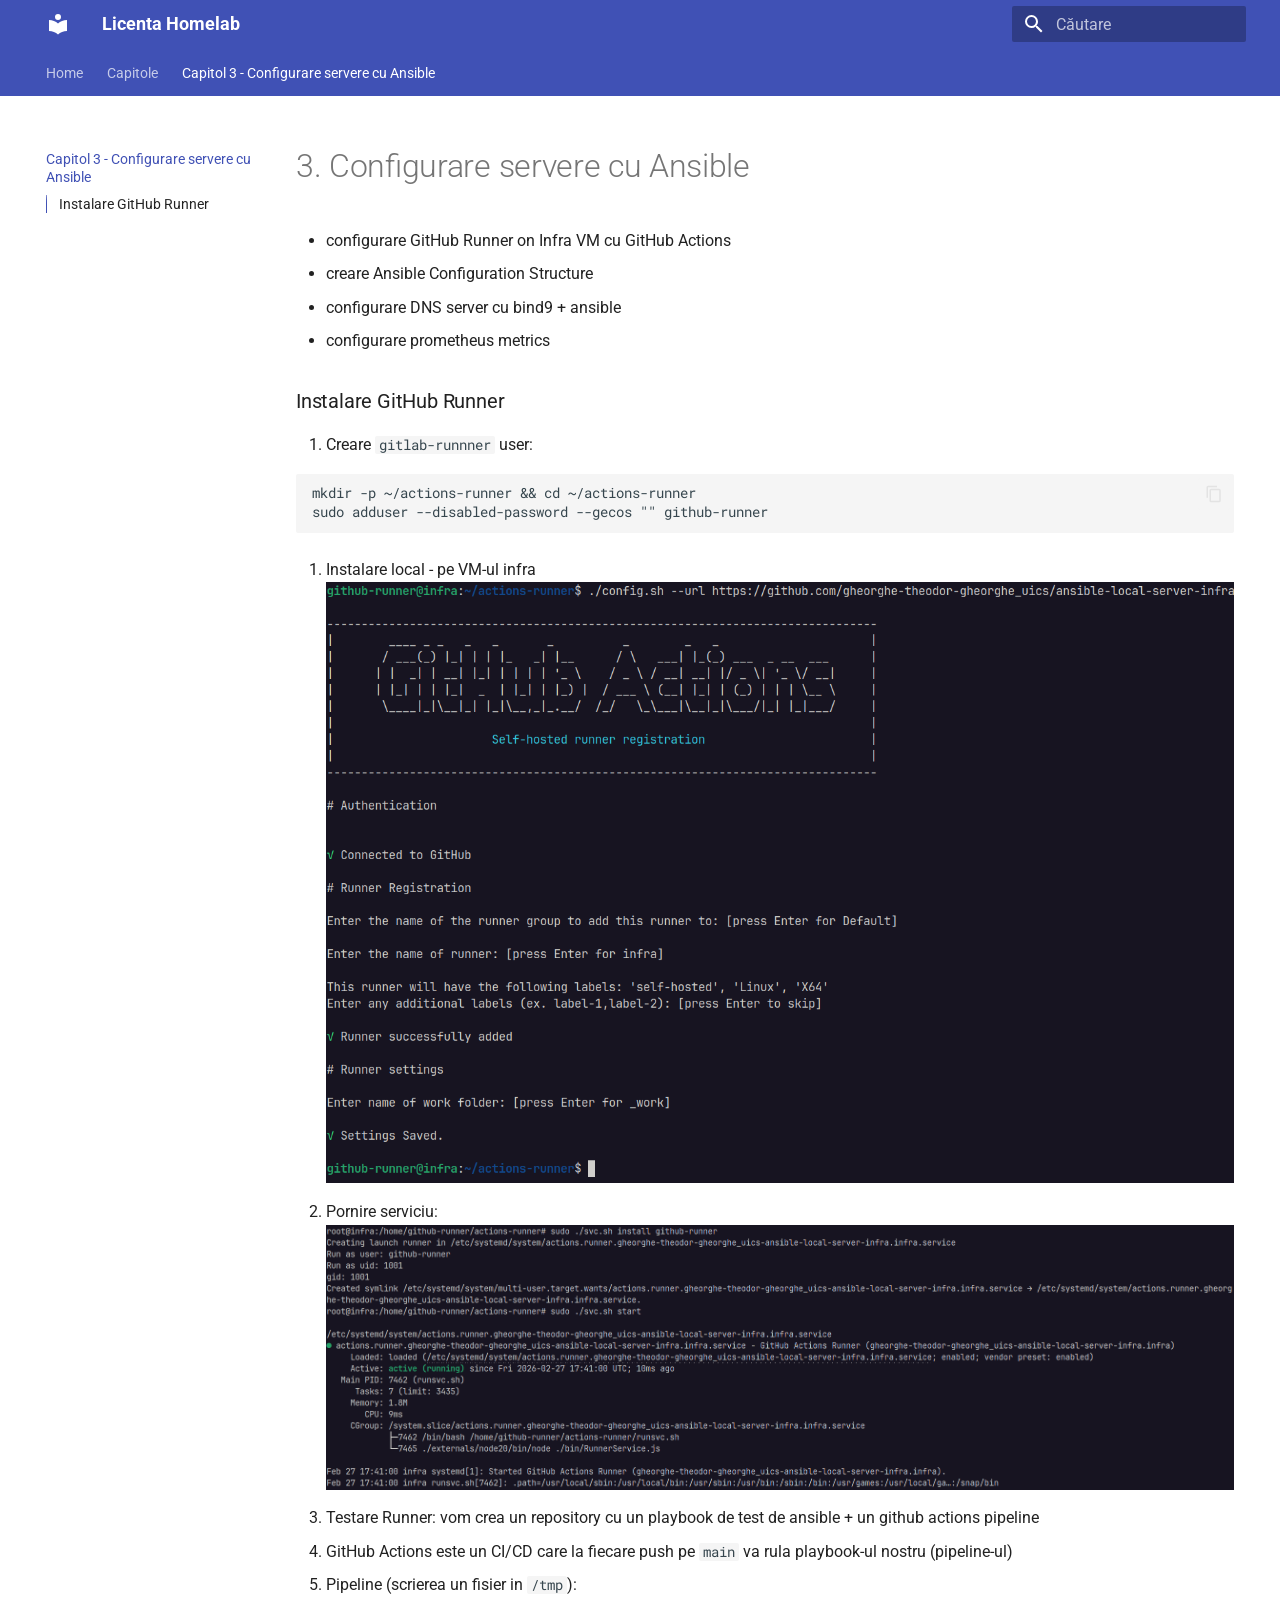
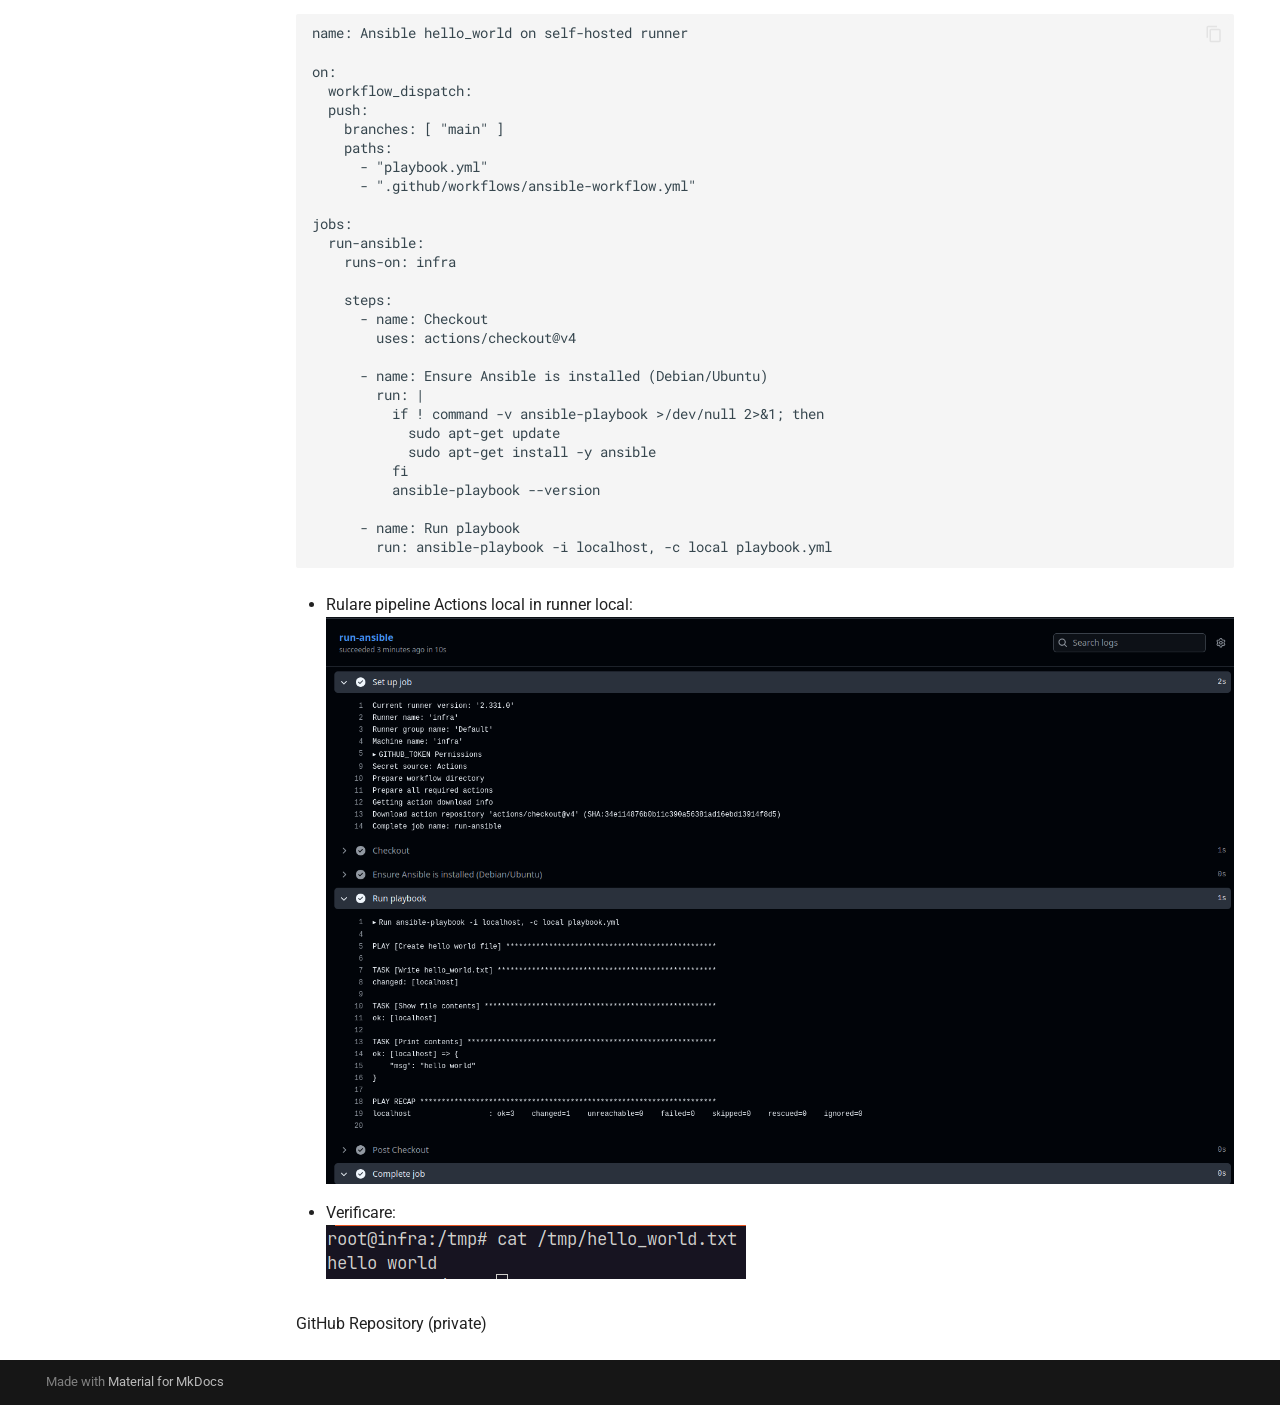
<file: site/capitol-3-configurare-servere-cu-ansible/index.html>
<!doctype html>
<html lang="ro" class="no-js">
  <head>
    
      <meta charset="utf-8">
      <meta name="viewport" content="width=device-width,initial-scale=1">
      
        <meta name="description" content="Documentatie setup Ubuntu Server + KVM">
      
      
      
        <link rel="canonical" href="https://theeo04.github.io/licenta-website/capitol-3-configurare-servere-cu-ansible/">
      
      
        <link rel="prev" href="../capitol-2-creare-vm-si-configurare-retea/">
      
      
      
        
      
      
      <link rel="icon" href="../assets/images/favicon.png">
      <meta name="generator" content="mkdocs-1.6.1, mkdocs-material-9.7.3">
    
    
      
        <title>Capitol 3 - Configurare servere cu Ansible - Licenta Homelab</title>
      
    
    
      <link rel="stylesheet" href="../assets/stylesheets/main.484c7ddc.min.css">
      
      


    
    
      
    
    
      
        
        
        <link rel="preconnect" href="https://fonts.gstatic.com" crossorigin>
        <link rel="stylesheet" href="https://fonts.googleapis.com/css?family=Roboto:300,300i,400,400i,700,700i%7CRoboto+Mono:400,400i,700,700i&display=fallback">
        <style>:root{--md-text-font:"Roboto";--md-code-font:"Roboto Mono"}</style>
      
    
    
      <link rel="stylesheet" href="../stylesheets/extra.css">
    
    <script>__md_scope=new URL("..",location),__md_hash=e=>[...e].reduce(((e,_)=>(e<<5)-e+_.charCodeAt(0)),0),__md_get=(e,_=localStorage,t=__md_scope)=>JSON.parse(_.getItem(t.pathname+"."+e)),__md_set=(e,_,t=localStorage,a=__md_scope)=>{try{t.setItem(a.pathname+"."+e,JSON.stringify(_))}catch(e){}}</script>
    
      

    
    
  </head>
  
  
    <body dir="ltr">
  
    
    <input class="md-toggle" data-md-toggle="drawer" type="checkbox" id="__drawer" autocomplete="off">
    <input class="md-toggle" data-md-toggle="search" type="checkbox" id="__search" autocomplete="off">
    <label class="md-overlay" for="__drawer"></label>
    <div data-md-component="skip">
      
        
        <a href="#3-configurare-servere-cu-ansible" class="md-skip">
          Sari la conținut
        </a>
      
    </div>
    <div data-md-component="announce">
      
    </div>
    
    
      

<header class="md-header" data-md-component="header">
  <nav class="md-header__inner md-grid" aria-label="Antet">
    <a href=".." title="Licenta Homelab" class="md-header__button md-logo" aria-label="Licenta Homelab" data-md-component="logo">
      
  
  <svg xmlns="http://www.w3.org/2000/svg" viewBox="0 0 24 24"><path d="M12 8a3 3 0 0 0 3-3 3 3 0 0 0-3-3 3 3 0 0 0-3 3 3 3 0 0 0 3 3m0 3.54C9.64 9.35 6.5 8 3 8v11c3.5 0 6.64 1.35 9 3.54 2.36-2.19 5.5-3.54 9-3.54V8c-3.5 0-6.64 1.35-9 3.54"/></svg>

    </a>
    <label class="md-header__button md-icon" for="__drawer">
      
      <svg xmlns="http://www.w3.org/2000/svg" viewBox="0 0 24 24"><path d="M3 6h18v2H3zm0 5h18v2H3zm0 5h18v2H3z"/></svg>
    </label>
    <div class="md-header__title" data-md-component="header-title">
      <div class="md-header__ellipsis">
        <div class="md-header__topic">
          <span class="md-ellipsis">
            Licenta Homelab
          </span>
        </div>
        <div class="md-header__topic" data-md-component="header-topic">
          <span class="md-ellipsis">
            
              Capitol 3 - Configurare servere cu Ansible
            
          </span>
        </div>
      </div>
    </div>
    
    
      <script>var palette=__md_get("__palette");if(palette&&palette.color){if("(prefers-color-scheme)"===palette.color.media){var media=matchMedia("(prefers-color-scheme: light)"),input=document.querySelector(media.matches?"[data-md-color-media='(prefers-color-scheme: light)']":"[data-md-color-media='(prefers-color-scheme: dark)']");palette.color.media=input.getAttribute("data-md-color-media"),palette.color.scheme=input.getAttribute("data-md-color-scheme"),palette.color.primary=input.getAttribute("data-md-color-primary"),palette.color.accent=input.getAttribute("data-md-color-accent")}for(var[key,value]of Object.entries(palette.color))document.body.setAttribute("data-md-color-"+key,value)}</script>
    
    
    
      
      
        <label class="md-header__button md-icon" for="__search">
          
          <svg xmlns="http://www.w3.org/2000/svg" viewBox="0 0 24 24"><path d="M9.5 3A6.5 6.5 0 0 1 16 9.5c0 1.61-.59 3.09-1.56 4.23l.27.27h.79l5 5-1.5 1.5-5-5v-.79l-.27-.27A6.52 6.52 0 0 1 9.5 16 6.5 6.5 0 0 1 3 9.5 6.5 6.5 0 0 1 9.5 3m0 2C7 5 5 7 5 9.5S7 14 9.5 14 14 12 14 9.5 12 5 9.5 5"/></svg>
        </label>
        <div class="md-search" data-md-component="search" role="dialog">
  <label class="md-search__overlay" for="__search"></label>
  <div class="md-search__inner" role="search">
    <form class="md-search__form" name="search">
      <input type="text" class="md-search__input" name="query" aria-label="Căutare" placeholder="Căutare" autocapitalize="off" autocorrect="off" autocomplete="off" spellcheck="false" data-md-component="search-query" required>
      <label class="md-search__icon md-icon" for="__search">
        
        <svg xmlns="http://www.w3.org/2000/svg" viewBox="0 0 24 24"><path d="M9.5 3A6.5 6.5 0 0 1 16 9.5c0 1.61-.59 3.09-1.56 4.23l.27.27h.79l5 5-1.5 1.5-5-5v-.79l-.27-.27A6.52 6.52 0 0 1 9.5 16 6.5 6.5 0 0 1 3 9.5 6.5 6.5 0 0 1 9.5 3m0 2C7 5 5 7 5 9.5S7 14 9.5 14 14 12 14 9.5 12 5 9.5 5"/></svg>
        
        <svg xmlns="http://www.w3.org/2000/svg" viewBox="0 0 24 24"><path d="M20 11v2H8l5.5 5.5-1.42 1.42L4.16 12l7.92-7.92L13.5 5.5 8 11z"/></svg>
      </label>
      <nav class="md-search__options" aria-label="Caută">
        
        <button type="reset" class="md-search__icon md-icon" title="Resetează" aria-label="Resetează" tabindex="-1">
          
          <svg xmlns="http://www.w3.org/2000/svg" viewBox="0 0 24 24"><path d="M19 6.41 17.59 5 12 10.59 6.41 5 5 6.41 10.59 12 5 17.59 6.41 19 12 13.41 17.59 19 19 17.59 13.41 12z"/></svg>
        </button>
      </nav>
      
    </form>
    <div class="md-search__output">
      <div class="md-search__scrollwrap" tabindex="0" data-md-scrollfix>
        <div class="md-search-result" data-md-component="search-result">
          <div class="md-search-result__meta">
            Inițializare căutare
          </div>
          <ol class="md-search-result__list" role="presentation"></ol>
        </div>
      </div>
    </div>
  </div>
</div>
      
    
    
  </nav>
  
</header>
    
    <div class="md-container" data-md-component="container">
      
      
        
          
            
<nav class="md-tabs" aria-label="File" data-md-component="tabs">
  <div class="md-grid">
    <ul class="md-tabs__list">
      
        
  
  
  
  
    <li class="md-tabs__item">
      <a href=".." class="md-tabs__link">
        
  
  
    
  
  Home

      </a>
    </li>
  

      
        
  
  
  
  
    
    
      <li class="md-tabs__item">
        <a href="../capitol-1-configurare-server-bare-metal/" class="md-tabs__link">
          
  
  
  Capitole

        </a>
      </li>
    
  

      
        
  
  
  
    
  
  
    <li class="md-tabs__item md-tabs__item--active">
      <a href="./" class="md-tabs__link">
        
  
  
    
  
  Capitol 3 - Configurare servere cu Ansible

      </a>
    </li>
  

      
    </ul>
  </div>
</nav>
          
        
      
      <main class="md-main" data-md-component="main">
        <div class="md-main__inner md-grid">
          
            
              
              <div class="md-sidebar md-sidebar--primary" data-md-component="sidebar" data-md-type="navigation" >
                <div class="md-sidebar__scrollwrap">
                  <div class="md-sidebar__inner">
                    


  


  

<nav class="md-nav md-nav--primary md-nav--lifted md-nav--integrated" aria-label="Navigație" data-md-level="0">
  <label class="md-nav__title" for="__drawer">
    <a href=".." title="Licenta Homelab" class="md-nav__button md-logo" aria-label="Licenta Homelab" data-md-component="logo">
      
  
  <svg xmlns="http://www.w3.org/2000/svg" viewBox="0 0 24 24"><path d="M12 8a3 3 0 0 0 3-3 3 3 0 0 0-3-3 3 3 0 0 0-3 3 3 3 0 0 0 3 3m0 3.54C9.64 9.35 6.5 8 3 8v11c3.5 0 6.64 1.35 9 3.54 2.36-2.19 5.5-3.54 9-3.54V8c-3.5 0-6.64 1.35-9 3.54"/></svg>

    </a>
    Licenta Homelab
  </label>
  
  <ul class="md-nav__list" data-md-scrollfix>
    
      
      
  
  
  
  
    <li class="md-nav__item">
      <a href=".." class="md-nav__link">
        
  
  
  <span class="md-ellipsis">
    
  
    Home
  

    
  </span>
  
  

      </a>
    </li>
  

    
      
      
  
  
  
  
    
    
    
    
      
      
        
      
    
    
    <li class="md-nav__item md-nav__item--nested">
      
        
        
        <input class="md-nav__toggle md-toggle " type="checkbox" id="__nav_2" >
        
          
          <label class="md-nav__link" for="__nav_2" id="__nav_2_label" tabindex="0">
            
  
  
  <span class="md-ellipsis">
    
  
    Capitole
  

    
  </span>
  
  

            <span class="md-nav__icon md-icon"></span>
          </label>
        
        <nav class="md-nav" data-md-level="1" aria-labelledby="__nav_2_label" aria-expanded="false">
          <label class="md-nav__title" for="__nav_2">
            <span class="md-nav__icon md-icon"></span>
            
  
    Capitole
  

          </label>
          <ul class="md-nav__list" data-md-scrollfix>
            
              
                
  
  
  
  
    <li class="md-nav__item">
      <a href="../capitol-1-configurare-server-bare-metal/" class="md-nav__link">
        
  
  
  <span class="md-ellipsis">
    
  
    Capitol 1 - Configurarea serverului bare metal
  

    
  </span>
  
  

      </a>
    </li>
  

              
            
              
                
  
  
  
  
    <li class="md-nav__item">
      <a href="../capitol-2-creare-vm-si-configurare-retea/" class="md-nav__link">
        
  
  
  <span class="md-ellipsis">
    
  
    Capitol 2 - Crearea primului VM si configurare interna de retea
  

    
  </span>
  
  

      </a>
    </li>
  

              
            
          </ul>
        </nav>
      
    </li>
  

    
      
      
  
  
    
  
  
  
    <li class="md-nav__item md-nav__item--active">
      
      <input class="md-nav__toggle md-toggle" type="checkbox" id="__toc">
      
      
        
      
      
        <label class="md-nav__link md-nav__link--active" for="__toc">
          
  
  
  <span class="md-ellipsis">
    
  
    Capitol 3 - Configurare servere cu Ansible
  

    
  </span>
  
  

          <span class="md-nav__icon md-icon"></span>
        </label>
      
      <a href="./" class="md-nav__link md-nav__link--active">
        
  
  
  <span class="md-ellipsis">
    
  
    Capitol 3 - Configurare servere cu Ansible
  

    
  </span>
  
  

      </a>
      
        

<nav class="md-nav md-nav--secondary" aria-label="Cuprins">
  
  
  
    
  
  
    <label class="md-nav__title" for="__toc">
      <span class="md-nav__icon md-icon"></span>
      Cuprins
    </label>
    <ul class="md-nav__list" data-md-component="toc" data-md-scrollfix>
      
        <li class="md-nav__item">
  <a href="#instalare-github-runner" class="md-nav__link">
    <span class="md-ellipsis">
      
        Instalare GitHub Runner
      
    </span>
  </a>
  
</li>
      
    </ul>
  
</nav>
      
    </li>
  

    
  </ul>
</nav>
                  </div>
                </div>
              </div>
            
            
          
          
            <div class="md-content" data-md-component="content">
              
              <article class="md-content__inner md-typeset">
                
                  



<h1 id="3-configurare-servere-cu-ansible">3. Configurare servere cu Ansible</h1>
<ul>
<li>configurare GitHub Runner on Infra VM cu GitHub Actions</li>
<li>creare Ansible Configuration Structure</li>
<li>configurare DNS server cu bind9 + ansible</li>
<li>configurare prometheus metrics</li>
</ul>
<h3 id="instalare-github-runner">Instalare GitHub Runner</h3>
<ol>
<li>Creare <code>gitlab-runnner</code> user:</li>
</ol>
<pre><code class="language-bash">mkdir -p ~/actions-runner &amp;&amp; cd ~/actions-runner
sudo adduser --disabled-password --gecos &quot;&quot; github-runner
</code></pre>
<ol>
<li>
<p>Instalare local - pe VM-ul infra<br />
<img alt="runner-installer-infra" src="../image-6.png" /></p>
</li>
<li>
<p>Pornire serviciu:<br />
<img alt="runner-start-service" src="../image-7.png" /></p>
</li>
<li>
<p>Testare Runner: vom crea un repository cu un playbook de test de ansible + un github actions pipeline</p>
</li>
<li>
<p>GitHub Actions este un CI/CD care la fiecare push pe <code>main</code> va rula playbook-ul nostru (pipeline-ul)</p>
</li>
<li>Pipeline (scrierea un fisier in <code>/tmp</code>):</li>
</ol>
<pre><code class="language-yaml">name: Ansible hello_world on self-hosted runner

on:
  workflow_dispatch:
  push:
    branches: [ &quot;main&quot; ]
    paths:
      - &quot;playbook.yml&quot;
      - &quot;.github/workflows/ansible-workflow.yml&quot;

jobs:
  run-ansible:
    runs-on: infra

    steps:
      - name: Checkout
        uses: actions/checkout@v4

      - name: Ensure Ansible is installed (Debian/Ubuntu)
        run: |
          if ! command -v ansible-playbook &gt;/dev/null 2&gt;&amp;1; then
            sudo apt-get update
            sudo apt-get install -y ansible
          fi
          ansible-playbook --version

      - name: Run playbook
        run: ansible-playbook -i localhost, -c local playbook.yml
</code></pre>
<ul>
<li>
<p>Rulare pipeline Actions local in runner local:<br />
<img alt="first pipeline runner" src="../image-8.png" /></p>
</li>
<li>
<p>Verificare:<br />
<img alt="worked!" src="../image-9.png" /></p>
</li>
</ul>
<p>GitHub Repository (private)</p>












                
              </article>
            </div>
          
          
<script>var target=document.getElementById(location.hash.slice(1));target&&target.name&&(target.checked=target.name.startsWith("__tabbed_"))</script>
        </div>
        
          <button type="button" class="md-top md-icon" data-md-component="top" hidden>
  
  <svg xmlns="http://www.w3.org/2000/svg" viewBox="0 0 24 24"><path d="M13 20h-2V8l-5.5 5.5-1.42-1.42L12 4.16l7.92 7.92-1.42 1.42L13 8z"/></svg>
  Înapoi sus
</button>
        
      </main>
      
        <footer class="md-footer">
  
  <div class="md-footer-meta md-typeset">
    <div class="md-footer-meta__inner md-grid">
      <div class="md-copyright">
  
  
    Made with
    <a href="https://squidfunk.github.io/mkdocs-material/" target="_blank" rel="noopener">
      Material for MkDocs
    </a>
  
</div>
      
    </div>
  </div>
</footer>
      
    </div>
    <div class="md-dialog" data-md-component="dialog">
      <div class="md-dialog__inner md-typeset"></div>
    </div>
    
    
    
      
      
      <script id="__config" type="application/json">{"annotate": null, "base": "..", "features": ["navigation.tabs", "navigation.sections", "navigation.top", "toc.integrate", "content.code.copy"], "search": "../assets/javascripts/workers/search.2c215733.min.js", "tags": null, "translations": {"clipboard.copied": "Copiat \u00een clipboard", "clipboard.copy": "Copiaz\u0103 \u00een clipboard", "search.result.more.one": "\u00cenc\u0103 1 pe aceast\u0103 pagin\u0103", "search.result.more.other": "\u00cenc\u0103 # pe aceast\u0103 pagin\u0103", "search.result.none": "Nu a fost g\u0103sit niciun document", "search.result.one": "1 document g\u0103sit", "search.result.other": "# documente g\u0103site", "search.result.placeholder": "Tasteaz\u0103 pentru a \u00eencepe c\u0103utarea", "search.result.term.missing": "Lips\u0103", "select.version": "Selecteaz\u0103 versuine"}, "version": null}</script>
    
    
      <script src="../assets/javascripts/bundle.79ae519e.min.js"></script>
      
    
  </body>
</html>
</file>
<file: stylesheets/extra.css>
@import url('https://fonts.googleapis.com/css2?family=Inter:wght@400;500;600;700&display=swap');

:root {
  --app-bg: #f8fafc;
  --surface: #ffffff;
  --surface-border: #e5e7eb;
  --text-main: #0f172a;
  --text-muted: #64748b;
  --primary: #2563eb;
  --primary-soft: #dbeafe;
  --shadow-soft: 0 10px 30px rgba(15, 23, 42, 0.06);
}

body,
input,
button,
select,
textarea {
  font-family: 'Inter', 'Roboto', sans-serif;
}

body {
  background: var(--app-bg);
  color: var(--text-main);
}

.md-main__inner,
.md-header__inner,
.md-tabs__inner,
.md-footer-meta__inner {
  max-width: 1140px;
}

.md-content {
  font-size: 1.03rem;
  line-height: 1.75;
}

.md-content h1 {
  font-weight: 700;
  letter-spacing: -0.02em;
  margin-bottom: 1.2rem;
}

.md-content h2,
.md-content h3 {
  font-weight: 600;
  letter-spacing: -0.01em;
}

.md-typeset p {
  color: var(--text-main);
}

.md-typeset hr {
  border-bottom: 1px solid var(--surface-border);
}

.md-header,
.md-tabs {
  background: #ffffff;
  color: var(--text-main);
  border-bottom: 1px solid var(--surface-border);
}

.md-tabs__link,
.md-header__topic {
  color: var(--text-main);
}

.md-tabs__link--active,
.md-tabs__link:hover {
  color: var(--primary);
}

.md-search__form {
  border-radius: 12px;
  border: 1px solid var(--surface-border);
  background: #ffffff;
}

.md-search__input {
  font-size: 0.95rem;
}

.md-search__input:focus {
  box-shadow: 0 0 0 3px rgba(37, 99, 235, 0.15);
}

.hero-panel {
  background: linear-gradient(180deg, #ffffff 0%, #f8fbff 100%);
  border: 1px solid var(--surface-border);
  border-radius: 20px;
  padding: 2rem;
  margin: 0.5rem 0 2rem;
  box-shadow: var(--shadow-soft);
}

.hero-kicker {
  color: var(--primary);
  font-weight: 600;
  font-size: 0.82rem;
  letter-spacing: 0.08em;
  text-transform: uppercase;
  margin: 0 0 0.6rem;
}

.hero-panel h2 {
  margin: 0;
  font-size: clamp(1.4rem, 1.7vw, 2rem);
}

.hero-subtitle {
  margin: 0.8rem 0 0;
  color: var(--text-muted);
}

.chapter-grid {
  display: grid;
  grid-template-columns: repeat(2, minmax(0, 1fr));
  gap: 1.25rem;
  margin-top: 1.2rem;
}

.chapter-card {
  display: block;
  background: var(--surface);
  border: 1px solid var(--surface-border);
  border-radius: 18px;
  padding: 1.4rem;
  text-decoration: none;
  box-shadow: 0 4px 16px rgba(15, 23, 42, 0.05);
  transition: transform 220ms ease, box-shadow 220ms ease, border-color 220ms ease;
}

.chapter-card:hover {
  transform: translateY(-4px);
  border-color: #93c5fd;
  box-shadow: 0 14px 32px rgba(37, 99, 235, 0.14);
}

.chapter-card:focus-visible {
  outline: 3px solid rgba(37, 99, 235, 0.35);
  outline-offset: 2px;
}

.chapter-card h3 {
  margin: 0 0 0.8rem;
  color: var(--text-main);
  font-size: 1.05rem;
}

.chapter-card p {
  margin: 0 0 1rem;
  color: var(--text-muted);
}

.chapter-cta {
  display: inline-flex;
  align-items: center;
  gap: 0.35rem;
  padding: 0.5rem 0.9rem;
  border-radius: 10px;
  background: var(--primary);
  color: #ffffff;
  font-weight: 600;
  font-size: 0.9rem;
}

.chapter-card:hover .chapter-cta {
  background: #1d4ed8;
}

@media (max-width: 900px) {
  .chapter-grid {
    grid-template-columns: 1fr;
  }

  .hero-panel {
    padding: 1.35rem;
  }
}
</file>
<file: site/stylesheets/extra.css>
.chapter-grid {
  display: grid;
  grid-template-columns: repeat(auto-fit, minmax(260px, 1fr));
  gap: 1rem;
  margin-top: 1rem;
}

.chapter-card {
  display: block;
  padding: 1.1rem;
  border: 1px solid currentColor;
  border-radius: 0.8rem;
  text-decoration: none;
  transition: transform 180ms ease;
}

.chapter-card:hover {
  transform: translateY(-2px);
}

.chapter-card h3 {
  margin: 0 0 0.6rem;
}

.chapter-card p {
  margin: 0 0 0.75rem;
}

.chapter-card span {
  font-weight: 600;
}
</file>
<file: assets/stylesheets/main.484c7ddc.min.css>
@charset "UTF-8";html{-webkit-text-size-adjust:none;-moz-text-size-adjust:none;text-size-adjust:none;box-sizing:border-box}*,:after,:before{box-sizing:inherit}@media (prefers-reduced-motion){*,:after,:before{transition:none!important}}body{margin:0}a,button,input,label{-webkit-tap-highlight-color:transparent}a{color:inherit;text-decoration:none}hr{border:0;box-sizing:initial;display:block;height:.05rem;overflow:visible;padding:0}small{font-size:80%}sub,sup{line-height:1em}img{border-style:none}table{border-collapse:initial;border-spacing:0}td,th{font-weight:400;vertical-align:top}button{background:#0000;border:0;font-family:inherit;font-size:inherit;margin:0;padding:0}input{border:0;outline:none}:root{--md-primary-fg-color:#4051b5;--md-primary-fg-color--light:#5d6cc0;--md-primary-fg-color--dark:#303fa1;--md-primary-bg-color:#fff;--md-primary-bg-color--light:#ffffffb3;--md-accent-fg-color:#526cfe;--md-accent-fg-color--transparent:#526cfe1a;--md-accent-bg-color:#fff;--md-accent-bg-color--light:#ffffffb3}[data-md-color-scheme=default]{color-scheme:light}[data-md-color-scheme=default] img[src$="#gh-dark-mode-only"],[data-md-color-scheme=default] img[src$="#only-dark"]{display:none}:root,[data-md-color-scheme=default]{--md-hue:225deg;--md-default-fg-color:#000000de;--md-default-fg-color--light:#0000008a;--md-default-fg-color--lighter:#00000052;--md-default-fg-color--lightest:#00000012;--md-default-bg-color:#fff;--md-default-bg-color--light:#ffffffb3;--md-default-bg-color--lighter:#ffffff4d;--md-default-bg-color--lightest:#ffffff1f;--md-code-fg-color:#36464e;--md-code-bg-color:#f5f5f5;--md-code-bg-color--light:#f5f5f5b3;--md-code-bg-color--lighter:#f5f5f54d;--md-code-hl-color:#4287ff;--md-code-hl-color--light:#4287ff1a;--md-code-hl-number-color:#d52a2a;--md-code-hl-special-color:#db1457;--md-code-hl-function-color:#a846b9;--md-code-hl-constant-color:#6e59d9;--md-code-hl-keyword-color:#3f6ec6;--md-code-hl-string-color:#1c7d4d;--md-code-hl-name-color:var(--md-code-fg-color);--md-code-hl-operator-color:var(--md-default-fg-color--light);--md-code-hl-punctuation-color:var(--md-default-fg-color--light);--md-code-hl-comment-color:var(--md-default-fg-color--light);--md-code-hl-generic-color:var(--md-default-fg-color--light);--md-code-hl-variable-color:var(--md-default-fg-color--light);--md-typeset-color:var(--md-default-fg-color);--md-typeset-a-color:var(--md-primary-fg-color);--md-typeset-del-color:#f5503d26;--md-typeset-ins-color:#0bd57026;--md-typeset-kbd-color:#fafafa;--md-typeset-kbd-accent-color:#fff;--md-typeset-kbd-border-color:#b8b8b8;--md-typeset-mark-color:#ffff0080;--md-typeset-table-color:#0000001f;--md-typeset-table-color--light:rgba(0,0,0,.035);--md-admonition-fg-color:var(--md-default-fg-color);--md-admonition-bg-color:var(--md-default-bg-color);--md-warning-fg-color:#000000de;--md-warning-bg-color:#ff9;--md-footer-fg-color:#fff;--md-footer-fg-color--light:#ffffffb3;--md-footer-fg-color--lighter:#ffffff73;--md-footer-bg-color:#000000de;--md-footer-bg-color--dark:#00000052;--md-shadow-z1:0 0.2rem 0.5rem #0000000d,0 0 0.05rem #0000001a;--md-shadow-z2:0 0.2rem 0.5rem #0000001a,0 0 0.05rem #00000040;--md-shadow-z3:0 0.2rem 0.5rem #0003,0 0 0.05rem #00000059}.md-icon svg{fill:currentcolor;display:block;height:1.2rem;width:1.2rem}body{-webkit-font-smoothing:antialiased;-moz-osx-font-smoothing:grayscale;--md-text-font-family:var(--md-text-font,_),-apple-system,BlinkMacSystemFont,Helvetica,Arial,sans-serif;--md-code-font-family:var(--md-code-font,_),SFMono-Regular,Consolas,Menlo,monospace}aside,body,input{font-feature-settings:"kern","liga";color:var(--md-typeset-color);font-family:var(--md-text-font-family)}code,kbd,pre{font-feature-settings:"kern";font-family:var(--md-code-font-family)}:root{--md-typeset-table-sort-icon:url('data:image/svg+xml;charset=utf-8,<svg xmlns="http://www.w3.org/2000/svg" viewBox="0 0 24 24"><path d="m18 21-4-4h3V7h-3l4-4 4 4h-3v10h3M2 19v-2h10v2M2 13v-2h7v2M2 7V5h4v2z"/></svg>');--md-typeset-table-sort-icon--asc:url('data:image/svg+xml;charset=utf-8,<svg xmlns="http://www.w3.org/2000/svg" viewBox="0 0 24 24"><path d="M19 17h3l-4 4-4-4h3V3h2M2 17h10v2H2M6 5v2H2V5m0 6h7v2H2z"/></svg>');--md-typeset-table-sort-icon--desc:url('data:image/svg+xml;charset=utf-8,<svg xmlns="http://www.w3.org/2000/svg" viewBox="0 0 24 24"><path d="M19 7h3l-4-4-4 4h3v14h2M2 17h10v2H2M6 5v2H2V5m0 6h7v2H2z"/></svg>')}.md-typeset{-webkit-print-color-adjust:exact;color-adjust:exact;font-size:.8rem;line-height:1.6;overflow-wrap:break-word}@media print{.md-typeset{font-size:.68rem}}.md-typeset blockquote,.md-typeset dl,.md-typeset figure,.md-typeset ol,.md-typeset pre,.md-typeset ul{margin-bottom:1em;margin-top:1em}.md-typeset h1{color:var(--md-default-fg-color--light);font-size:2em;line-height:1.3;margin:0 0 1.25em}.md-typeset h1,.md-typeset h2{font-weight:300;letter-spacing:-.01em}.md-typeset h2{font-size:1.5625em;line-height:1.4;margin:1.6em 0 .64em}.md-typeset h3{font-size:1.25em;font-weight:400;letter-spacing:-.01em;line-height:1.5;margin:1.6em 0 .8em}.md-typeset h2+h3{margin-top:.8em}.md-typeset h4{font-weight:700;letter-spacing:-.01em;margin:1em 0}.md-typeset h5,.md-typeset h6{color:var(--md-default-fg-color--light);font-size:.8em;font-weight:700;letter-spacing:-.01em;margin:1.25em 0}.md-typeset h5{text-transform:uppercase}.md-typeset h5 code{text-transform:none}.md-typeset hr{border-bottom:.05rem solid var(--md-default-fg-color--lightest);display:flow-root;margin:1.5em 0}.md-typeset a{color:var(--md-typeset-a-color);word-break:break-word}.md-typeset a,.md-typeset a:before{transition:color 125ms}.md-typeset a:focus,.md-typeset a:hover{color:var(--md-accent-fg-color)}.md-typeset a:focus code,.md-typeset a:hover code{background-color:var(--md-accent-fg-color--transparent);color:var(--md-accent-fg-color)}.md-typeset a code{color:var(--md-typeset-a-color)}.md-typeset a.focus-visible{outline-color:var(--md-accent-fg-color);outline-offset:.2rem}.md-typeset code,.md-typeset kbd,.md-typeset pre{color:var(--md-code-fg-color);direction:ltr;font-variant-ligatures:none;transition:background-color 125ms}@media print{.md-typeset code,.md-typeset kbd,.md-typeset pre{white-space:pre-wrap}}.md-typeset code{background-color:var(--md-code-bg-color);border-radius:.1rem;-webkit-box-decoration-break:clone;box-decoration-break:clone;font-size:.85em;padding:0 .2941176471em;transition:color 125ms,background-color 125ms;word-break:break-word}.md-typeset code:not(.focus-visible){-webkit-tap-highlight-color:transparent;outline:none}.md-typeset pre{display:flow-root;line-height:1.4;position:relative}.md-typeset pre>code{-webkit-box-decoration-break:slice;box-decoration-break:slice;box-shadow:none;display:block;margin:0;outline-color:var(--md-accent-fg-color);overflow:auto;padding:.7720588235em 1.1764705882em;scrollbar-color:var(--md-default-fg-color--lighter) #0000;scrollbar-width:thin;touch-action:auto;word-break:normal}.md-typeset pre>code:hover{scrollbar-color:var(--md-accent-fg-color) #0000}.md-typeset pre>code::-webkit-scrollbar{height:.2rem;width:.2rem}.md-typeset pre>code::-webkit-scrollbar-thumb{background-color:var(--md-default-fg-color--lighter)}.md-typeset pre>code::-webkit-scrollbar-thumb:hover{background-color:var(--md-accent-fg-color)}.md-typeset kbd{background-color:var(--md-typeset-kbd-color);border-radius:.1rem;box-shadow:0 .1rem 0 .05rem var(--md-typeset-kbd-border-color),0 .1rem 0 var(--md-typeset-kbd-border-color),0 -.1rem .2rem var(--md-typeset-kbd-accent-color) inset;color:var(--md-default-fg-color);display:inline-block;font-size:.75em;padding:0 .6666666667em;vertical-align:text-top;word-break:break-word}.md-typeset mark{background-color:var(--md-typeset-mark-color);-webkit-box-decoration-break:clone;box-decoration-break:clone;color:inherit;word-break:break-word}.md-typeset abbr{cursor:help;text-decoration:none}.md-typeset [data-preview],.md-typeset abbr{border-bottom:.05rem dotted var(--md-default-fg-color--light)}.md-typeset small{opacity:.75}[dir=ltr] .md-typeset sub,[dir=ltr] .md-typeset sup{margin-left:.078125em}[dir=rtl] .md-typeset sub,[dir=rtl] .md-typeset sup{margin-right:.078125em}[dir=ltr] .md-typeset blockquote{padding-left:.6rem}[dir=rtl] .md-typeset blockquote{padding-right:.6rem}[dir=ltr] .md-typeset blockquote{border-left:.2rem solid var(--md-default-fg-color--lighter)}[dir=rtl] .md-typeset blockquote{border-right:.2rem solid var(--md-default-fg-color--lighter)}.md-typeset blockquote{color:var(--md-default-fg-color--light);margin-left:0;margin-right:0}.md-typeset ul{list-style-type:disc}.md-typeset ul[type]{list-style-type:revert-layer}[dir=ltr] .md-typeset ol,[dir=ltr] .md-typeset ul{margin-left:.625em}[dir=rtl] .md-typeset ol,[dir=rtl] .md-typeset ul{margin-right:.625em}.md-typeset ol,.md-typeset ul{padding:0}.md-typeset ol:not([hidden]),.md-typeset ul:not([hidden]){display:flow-root}.md-typeset ol ol,.md-typeset ul ol{list-style-type:lower-alpha}.md-typeset ol ol ol,.md-typeset ul ol ol{list-style-type:lower-roman}.md-typeset ol ol ol ol,.md-typeset ul ol ol ol{list-style-type:upper-alpha}.md-typeset ol ol ol ol ol,.md-typeset ul ol ol ol ol{list-style-type:upper-roman}.md-typeset ol[type],.md-typeset ul[type]{list-style-type:revert-layer}[dir=ltr] .md-typeset ol li,[dir=ltr] .md-typeset ul li{margin-left:1.25em}[dir=rtl] .md-typeset ol li,[dir=rtl] .md-typeset ul li{margin-right:1.25em}.md-typeset ol li,.md-typeset ul li{margin-bottom:.5em}.md-typeset ol li blockquote,.md-typeset ol li p,.md-typeset ul li blockquote,.md-typeset ul li p{margin:.5em 0}.md-typeset ol li:last-child,.md-typeset ul li:last-child{margin-bottom:0}[dir=ltr] .md-typeset ol li ol,[dir=ltr] .md-typeset ol li ul,[dir=ltr] .md-typeset ul li ol,[dir=ltr] .md-typeset ul li ul{margin-left:.625em}[dir=rtl] .md-typeset ol li ol,[dir=rtl] .md-typeset ol li ul,[dir=rtl] .md-typeset ul li ol,[dir=rtl] .md-typeset ul li ul{margin-right:.625em}.md-typeset ol li ol,.md-typeset ol li ul,.md-typeset ul li ol,.md-typeset ul li ul{margin-bottom:.5em;margin-top:.5em}[dir=ltr] .md-typeset dd{margin-left:1.875em}[dir=rtl] .md-typeset dd{margin-right:1.875em}.md-typeset dd{margin-bottom:1.5em;margin-top:1em}.md-typeset img,.md-typeset svg,.md-typeset video{height:auto;max-width:100%}.md-typeset img[align=left]{margin:1em 1em 1em 0}.md-typeset img[align=right]{margin:1em 0 1em 1em}.md-typeset img[align]:only-child{margin-top:0}.md-typeset figure{display:flow-root;margin:1em auto;max-width:100%;text-align:center;width:fit-content}.md-typeset figure img{display:block;margin:0 auto}.md-typeset figcaption{font-style:italic;margin:1em auto;max-width:24rem}.md-typeset iframe{max-width:100%}.md-typeset table:not([class]){background-color:var(--md-default-bg-color);border:.05rem solid var(--md-typeset-table-color);border-radius:.1rem;display:inline-block;font-size:.64rem;max-width:100%;overflow:auto;touch-action:auto}@media print{.md-typeset table:not([class]){display:table}}.md-typeset table:not([class])+*{margin-top:1.5em}.md-typeset table:not([class]) td>:first-child,.md-typeset table:not([class]) th>:first-child{margin-top:0}.md-typeset table:not([class]) td>:last-child,.md-typeset table:not([class]) th>:last-child{margin-bottom:0}.md-typeset table:not([class]) td:not([align]),.md-typeset table:not([class]) th:not([align]){text-align:left}[dir=rtl] .md-typeset table:not([class]) td:not([align]),[dir=rtl] .md-typeset table:not([class]) th:not([align]){text-align:right}.md-typeset table:not([class]) th{font-weight:700;min-width:5rem;padding:.9375em 1.25em;vertical-align:top}.md-typeset table:not([class]) td{border-top:.05rem solid var(--md-typeset-table-color);padding:.9375em 1.25em;vertical-align:top}.md-typeset table:not([class]) tbody tr{transition:background-color 125ms}.md-typeset table:not([class]) tbody tr:hover{background-color:var(--md-typeset-table-color--light);box-shadow:0 .05rem 0 var(--md-default-bg-color) inset}.md-typeset table:not([class]) a{word-break:normal}.md-typeset table th[role=columnheader]{cursor:pointer}[dir=ltr] .md-typeset table th[role=columnheader]:after{margin-left:.5em}[dir=rtl] .md-typeset table th[role=columnheader]:after{margin-right:.5em}.md-typeset table th[role=columnheader]:after{content:"";display:inline-block;height:1.2em;-webkit-mask-image:var(--md-typeset-table-sort-icon);mask-image:var(--md-typeset-table-sort-icon);-webkit-mask-repeat:no-repeat;mask-repeat:no-repeat;-webkit-mask-size:contain;mask-size:contain;transition:background-color 125ms;vertical-align:text-bottom;width:1.2em}.md-typeset table th[role=columnheader]:hover:after{background-color:var(--md-default-fg-color--lighter)}.md-typeset table th[role=columnheader][aria-sort=ascending]:after{background-color:var(--md-default-fg-color--light);-webkit-mask-image:var(--md-typeset-table-sort-icon--asc);mask-image:var(--md-typeset-table-sort-icon--asc)}.md-typeset table th[role=columnheader][aria-sort=descending]:after{background-color:var(--md-default-fg-color--light);-webkit-mask-image:var(--md-typeset-table-sort-icon--desc);mask-image:var(--md-typeset-table-sort-icon--desc)}.md-typeset__scrollwrap{margin:1em -.8rem;overflow-x:auto;touch-action:auto}.md-typeset__table{display:inline-block;margin-bottom:.5em;padding:0 .8rem}@media print{.md-typeset__table{display:block}}html .md-typeset__table table{display:table;margin:0;overflow:hidden;width:100%}@media screen and (max-width:44.984375em){.md-content__inner>pre{margin:1em -.8rem}.md-content__inner>pre code{border-radius:0}}.md-typeset .md-author{border-radius:100%;display:block;flex-shrink:0;height:1.6rem;overflow:hidden;position:relative;transition:color 125ms,transform 125ms;width:1.6rem}.md-typeset .md-author img{display:block}.md-typeset .md-author--more{background:var(--md-default-fg-color--lightest);color:var(--md-default-fg-color--lighter);font-size:.6rem;font-weight:700;line-height:1.6rem;text-align:center}.md-typeset .md-author--long{height:2.4rem;width:2.4rem}.md-typeset a.md-author{transform:scale(1)}.md-typeset a.md-author img{border-radius:100%;filter:grayscale(100%) opacity(75%);transition:filter 125ms}.md-typeset a.md-author:focus,.md-typeset a.md-author:hover{transform:scale(1.1);z-index:1}.md-typeset a.md-author:focus img,.md-typeset a.md-author:hover img{filter:grayscale(0)}.md-banner{background-color:var(--md-footer-bg-color);color:var(--md-footer-fg-color);overflow:auto}@media print{.md-banner{display:none}}.md-banner--warning{background-color:var(--md-warning-bg-color);color:var(--md-warning-fg-color)}.md-banner__inner{font-size:.7rem;margin:.6rem auto;padding:0 .8rem}[dir=ltr] .md-banner__button{float:right}[dir=rtl] .md-banner__button{float:left}.md-banner__button{color:inherit;cursor:pointer;transition:opacity .25s}.no-js .md-banner__button{display:none}.md-banner__button:hover{opacity:.7}html{font-size:125%;height:100%;overflow-x:hidden}@media screen and (min-width:100em){html{font-size:137.5%}}@media screen and (min-width:125em){html{font-size:150%}}body{background-color:var(--md-default-bg-color);display:flex;flex-direction:column;font-size:.5rem;min-height:100%;position:relative;width:100%}@media print{body{display:block}}@media screen and (max-width:59.984375em){body[data-md-scrolllock]{position:fixed}}.md-grid{margin-left:auto;margin-right:auto;max-width:61rem}.md-container{display:flex;flex-direction:column;flex-grow:1}@media print{.md-container{display:block}}.md-main{flex-grow:1}.md-main__inner{display:flex;height:100%;margin-top:1.5rem}.md-ellipsis{overflow:hidden;text-overflow:ellipsis}.md-toggle{display:none}.md-option{height:0;opacity:0;position:absolute;width:0}.md-option:checked+label:not([hidden]){display:block}.md-option.focus-visible+label{outline-color:var(--md-accent-fg-color);outline-style:auto}.md-skip{background-color:var(--md-default-fg-color);border-radius:.1rem;color:var(--md-default-bg-color);font-size:.64rem;margin:.5rem;opacity:0;outline-color:var(--md-accent-fg-color);padding:.3rem .5rem;position:fixed;transform:translateY(.4rem);z-index:-1}.md-skip:focus{opacity:1;transform:translateY(0);transition:transform .25s cubic-bezier(.4,0,.2,1),opacity 175ms 75ms;z-index:10}@page{margin:25mm}:root{--md-clipboard-icon:url('data:image/svg+xml;charset=utf-8,<svg xmlns="http://www.w3.org/2000/svg" viewBox="0 0 24 24"><path d="M19 21H8V7h11m0-2H8a2 2 0 0 0-2 2v14a2 2 0 0 0 2 2h11a2 2 0 0 0 2-2V7a2 2 0 0 0-2-2m-3-4H4a2 2 0 0 0-2 2v14h2V3h12z"/></svg>')}.md-clipboard{border-radius:.1rem;color:var(--md-default-fg-color--lightest);cursor:pointer;height:1.5em;outline-color:var(--md-accent-fg-color);outline-offset:.1rem;transition:color .25s;width:1.5em;z-index:1}@media print{.md-clipboard{display:none}}.md-clipboard:not(.focus-visible){-webkit-tap-highlight-color:transparent;outline:none}:hover>.md-clipboard{color:var(--md-default-fg-color--light)}.md-clipboard:focus,.md-clipboard:hover{color:var(--md-accent-fg-color)}.md-clipboard:after{background-color:currentcolor;content:"";display:block;height:1.125em;margin:0 auto;-webkit-mask-image:var(--md-clipboard-icon);mask-image:var(--md-clipboard-icon);-webkit-mask-position:center;mask-position:center;-webkit-mask-repeat:no-repeat;mask-repeat:no-repeat;-webkit-mask-size:contain;mask-size:contain;width:1.125em}.md-clipboard--inline{cursor:pointer}.md-clipboard--inline code{transition:color .25s,background-color .25s}.md-clipboard--inline:focus code,.md-clipboard--inline:hover code{background-color:var(--md-accent-fg-color--transparent);color:var(--md-accent-fg-color)}:root{--md-code-select-icon:url('data:image/svg+xml;charset=utf-8,<svg xmlns="http://www.w3.org/2000/svg" viewBox="0 0 24 24"><path d="M19 19h-4v2h4c1.1 0 2-.9 2-2v-4h-2m0-12h-4v2h4v4h2V5c0-1.1-.9-2-2-2M5 5h4V3H5c-1.1 0-2 .9-2 2v4h2m0 6H3v4c0 1.1.9 2 2 2h4v-2H5zm2-4h2v2H7zm4 0h2v2h-2zm4 0h2v2h-2zM7 7h2v2H7zm4 0h2v2h-2zm4 0h2v2h-2zm-8 8h2v2H7zm4 0h2v2h-2zm4 0h2v2h-2z"/></svg>');--md-code-copy-icon:url('data:image/svg+xml;charset=utf-8,<svg xmlns="http://www.w3.org/2000/svg" viewBox="0 0 24 24"><path d="M19 21H8V7h11m0-2H8a2 2 0 0 0-2 2v14a2 2 0 0 0 2 2h11a2 2 0 0 0 2-2V7a2 2 0 0 0-2-2m-3-4H4a2 2 0 0 0-2 2v14h2V3h12z"/></svg>')}.md-typeset .md-code__content{display:grid}.md-code__nav{background-color:var(--md-code-bg-color--lighter);border-radius:.1rem;display:flex;gap:.2rem;padding:.2rem;position:absolute;right:.25em;top:.25em;transition:background-color .25s;z-index:1}:hover>.md-code__nav{background-color:var(--md-code-bg-color--light)}.md-code__button{color:var(--md-default-fg-color--lightest);cursor:pointer;display:block;height:1.5em;outline-color:var(--md-accent-fg-color);outline-offset:.1rem;transition:color .25s;width:1.5em}:hover>*>.md-code__button{color:var(--md-default-fg-color--light)}.md-code__button.focus-visible,.md-code__button:hover{color:var(--md-accent-fg-color)}.md-code__button--active{color:var(--md-default-fg-color)!important}.md-code__button:after{background-color:currentcolor;content:"";display:block;height:1.125em;margin:0 auto;-webkit-mask-position:center;mask-position:center;-webkit-mask-repeat:no-repeat;mask-repeat:no-repeat;-webkit-mask-size:contain;mask-size:contain;width:1.125em}.md-code__button[data-md-type=select]:after{-webkit-mask-image:var(--md-code-select-icon);mask-image:var(--md-code-select-icon)}.md-code__button[data-md-type=copy]:after{-webkit-mask-image:var(--md-code-copy-icon);mask-image:var(--md-code-copy-icon)}@keyframes consent{0%{opacity:0;transform:translateY(100%)}to{opacity:1;transform:translateY(0)}}@keyframes overlay{0%{opacity:0}to{opacity:1}}.md-consent__overlay{animation:overlay .25s both;-webkit-backdrop-filter:blur(.1rem);backdrop-filter:blur(.1rem);background-color:#0000008a;height:100%;opacity:1;position:fixed;top:0;width:100%;z-index:5}.md-consent__inner{animation:consent .5s cubic-bezier(.1,.7,.1,1) both;background-color:var(--md-default-bg-color);border:0;border-radius:.1rem;bottom:0;box-shadow:0 0 .2rem #0000001a,0 .2rem .4rem #0003;max-height:100%;overflow:auto;padding:0;position:fixed;width:100%;z-index:5}.md-consent__form{padding:.8rem}.md-consent__settings{display:none;margin:1em 0}input:checked+.md-consent__settings{display:block}.md-consent__controls{margin-bottom:.8rem}.md-typeset .md-consent__controls .md-button{display:inline}@media screen and (max-width:44.984375em){.md-typeset .md-consent__controls .md-button{display:block;margin-top:.4rem;text-align:center;width:100%}}.md-consent label{cursor:pointer}.md-content{flex-grow:1;min-width:0}.md-content__inner{margin:0 .8rem 1.2rem;padding-top:.6rem}@media screen and (min-width:76.25em){[dir=ltr] .md-sidebar--primary:not([hidden])~.md-content>.md-content__inner{margin-left:1.2rem}[dir=ltr] .md-sidebar--secondary:not([hidden])~.md-content>.md-content__inner,[dir=rtl] .md-sidebar--primary:not([hidden])~.md-content>.md-content__inner{margin-right:1.2rem}[dir=rtl] .md-sidebar--secondary:not([hidden])~.md-content>.md-content__inner{margin-left:1.2rem}}.md-content__inner:before{content:"";display:block;height:.4rem}.md-content__inner>:last-child{margin-bottom:0}[dir=ltr] .md-content__button{float:right}[dir=rtl] .md-content__button{float:left}[dir=ltr] .md-content__button{margin-left:.4rem}[dir=rtl] .md-content__button{margin-right:.4rem}.md-content__button{margin:.4rem 0;padding:0}@media print{.md-content__button{display:none}}.md-typeset .md-content__button{color:var(--md-default-fg-color--lighter)}.md-content__button svg{display:inline;vertical-align:top}[dir=rtl] .md-content__button svg{transform:scaleX(-1)}[dir=ltr] .md-dialog{right:.8rem}[dir=rtl] .md-dialog{left:.8rem}.md-dialog{background-color:var(--md-default-fg-color);border-radius:.1rem;bottom:.8rem;box-shadow:var(--md-shadow-z3);min-width:11.1rem;opacity:0;padding:.4rem .6rem;pointer-events:none;position:fixed;transform:translateY(100%);transition:transform 0ms .4s,opacity .4s;z-index:4}@media print{.md-dialog{display:none}}.md-dialog--active{opacity:1;pointer-events:auto;transform:translateY(0);transition:transform .4s cubic-bezier(.075,.85,.175,1),opacity .4s}.md-dialog__inner{color:var(--md-default-bg-color);font-size:.7rem}.md-feedback{margin:2em 0 1em;text-align:center}.md-feedback fieldset{border:none;margin:0;padding:0}.md-feedback__title{font-weight:700;margin:1em auto}.md-feedback__inner{position:relative}.md-feedback__list{display:flex;flex-wrap:wrap;place-content:baseline center;position:relative}.md-feedback__list:hover .md-icon:not(:disabled){color:var(--md-default-fg-color--lighter)}:disabled .md-feedback__list{min-height:1.8rem}.md-feedback__icon{color:var(--md-default-fg-color--light);cursor:pointer;flex-shrink:0;margin:0 .1rem;transition:color 125ms}.md-feedback__icon:not(:disabled).md-icon:hover{color:var(--md-accent-fg-color)}.md-feedback__icon:disabled{color:var(--md-default-fg-color--lightest);pointer-events:none}.md-feedback__note{opacity:0;position:relative;transform:translateY(.4rem);transition:transform .4s cubic-bezier(.1,.7,.1,1),opacity .15s}.md-feedback__note>*{margin:0 auto;max-width:16rem}:disabled .md-feedback__note{opacity:1;transform:translateY(0)}@media print{.md-feedback{display:none}}.md-footer{background-color:var(--md-footer-bg-color);color:var(--md-footer-fg-color)}@media print{.md-footer{display:none}}.md-footer__inner{justify-content:space-between;overflow:auto;padding:.2rem}.md-footer__inner:not([hidden]){display:flex}.md-footer__link{align-items:end;display:flex;flex-grow:0.01;margin-bottom:.4rem;margin-top:1rem;max-width:100%;outline-color:var(--md-accent-fg-color);overflow:hidden;transition:opacity .25s}.md-footer__link:focus,.md-footer__link:hover{opacity:.7}[dir=rtl] .md-footer__link svg{transform:scaleX(-1)}@media screen and (max-width:44.984375em){.md-footer__link--prev{flex-shrink:0}.md-footer__link--prev .md-footer__title{display:none}}[dir=ltr] .md-footer__link--next{margin-left:auto}[dir=rtl] .md-footer__link--next{margin-right:auto}.md-footer__link--next{text-align:right}[dir=rtl] .md-footer__link--next{text-align:left}.md-footer__title{flex-grow:1;font-size:.9rem;margin-bottom:.7rem;max-width:calc(100% - 2.4rem);padding:0 1rem;white-space:nowrap}.md-footer__button{margin:.2rem;padding:.4rem}.md-footer__direction{font-size:.64rem;opacity:.7}.md-footer-meta{background-color:var(--md-footer-bg-color--dark)}.md-footer-meta__inner{display:flex;flex-wrap:wrap;justify-content:space-between;padding:.2rem}html .md-footer-meta.md-typeset a{color:var(--md-footer-fg-color--light)}html .md-footer-meta.md-typeset a:focus,html .md-footer-meta.md-typeset a:hover{color:var(--md-footer-fg-color)}.md-copyright{color:var(--md-footer-fg-color--lighter);font-size:.64rem;margin:auto .6rem;padding:.4rem 0;width:100%}@media screen and (min-width:45em){.md-copyright{width:auto}}.md-copyright__highlight{color:var(--md-footer-fg-color--light)}.md-social{display:inline-flex;gap:.2rem;margin:0 .4rem;padding:.2rem 0 .6rem}@media screen and (min-width:45em){.md-social{padding:.6rem 0}}.md-social__link{display:inline-block;height:1.6rem;text-align:center;width:1.6rem}.md-social__link:before{line-height:1.9}.md-social__link svg{fill:currentcolor;max-height:.8rem;vertical-align:-25%}.md-typeset .md-button{border:.1rem solid;border-radius:.1rem;color:var(--md-primary-fg-color);cursor:pointer;display:inline-block;font-weight:700;padding:.625em 2em;transition:color 125ms,background-color 125ms,border-color 125ms}.md-typeset .md-button--primary{background-color:var(--md-primary-fg-color);border-color:var(--md-primary-fg-color);color:var(--md-primary-bg-color)}.md-typeset .md-button:focus,.md-typeset .md-button:hover{background-color:var(--md-accent-fg-color);border-color:var(--md-accent-fg-color);color:var(--md-accent-bg-color)}[dir=ltr] .md-typeset .md-input{border-top-left-radius:.1rem}[dir=ltr] .md-typeset .md-input,[dir=rtl] .md-typeset .md-input{border-top-right-radius:.1rem}[dir=rtl] .md-typeset .md-input{border-top-left-radius:.1rem}.md-typeset .md-input{border-bottom:.1rem solid var(--md-default-fg-color--lighter);box-shadow:var(--md-shadow-z1);font-size:.8rem;height:1.8rem;padding:0 .6rem;transition:border .25s,box-shadow .25s}.md-typeset .md-input:focus,.md-typeset .md-input:hover{border-bottom-color:var(--md-accent-fg-color);box-shadow:var(--md-shadow-z2)}.md-typeset .md-input--stretch{width:100%}.md-header{background-color:var(--md-primary-fg-color);box-shadow:0 0 .2rem #0000,0 .2rem .4rem #0000;color:var(--md-primary-bg-color);display:block;left:0;position:sticky;right:0;top:0;z-index:4}@media print{.md-header{display:none}}.md-header[hidden]{transform:translateY(-100%);transition:transform .25s cubic-bezier(.8,0,.6,1),box-shadow .25s}.md-header--shadow{box-shadow:0 0 .2rem #0000001a,0 .2rem .4rem #0003;transition:transform .25s cubic-bezier(.1,.7,.1,1),box-shadow .25s}.md-header__inner{align-items:center;display:flex;padding:0 .2rem}.md-header__button{color:currentcolor;cursor:pointer;margin:.2rem;outline-color:var(--md-accent-fg-color);padding:.4rem;position:relative;transition:opacity .25s;vertical-align:middle;z-index:1}.md-header__button:hover{opacity:.7}.md-header__button:not([hidden]){display:inline-block}.md-header__button:not(.focus-visible){-webkit-tap-highlight-color:transparent;outline:none}.md-header__button.md-logo{margin:.2rem;padding:.4rem}@media screen and (max-width:76.234375em){.md-header__button.md-logo{display:none}}.md-header__button.md-logo img,.md-header__button.md-logo svg{fill:currentcolor;display:block;height:1.2rem;width:auto}@media screen and (min-width:60em){.md-header__button[for=__search]{display:none}}.no-js .md-header__button[for=__search]{display:none}[dir=rtl] .md-header__button[for=__search] svg{transform:scaleX(-1)}@media screen and (min-width:76.25em){.md-header__button[for=__drawer]{display:none}}.md-header__topic{display:flex;max-width:100%;position:absolute;transition:transform .4s cubic-bezier(.1,.7,.1,1),opacity .15s;white-space:nowrap}.md-header__topic+.md-header__topic{opacity:0;pointer-events:none;transform:translateX(1.25rem);transition:transform .4s cubic-bezier(1,.7,.1,.1),opacity .15s;z-index:-1}[dir=rtl] .md-header__topic+.md-header__topic{transform:translateX(-1.25rem)}.md-header__topic:first-child{font-weight:700}[dir=ltr] .md-header__title{margin-left:1rem;margin-right:.4rem}[dir=rtl] .md-header__title{margin-left:.4rem;margin-right:1rem}.md-header__title{flex-grow:1;font-size:.9rem;height:2.4rem;line-height:2.4rem}.md-header__title--active .md-header__topic{opacity:0;pointer-events:none;transform:translateX(-1.25rem);transition:transform .4s cubic-bezier(1,.7,.1,.1),opacity .15s;z-index:-1}[dir=rtl] .md-header__title--active .md-header__topic{transform:translateX(1.25rem)}.md-header__title--active .md-header__topic+.md-header__topic{opacity:1;pointer-events:auto;transform:translateX(0);transition:transform .4s cubic-bezier(.1,.7,.1,1),opacity .15s;z-index:0}.md-header__title>.md-header__ellipsis{height:100%;position:relative;width:100%}.md-header__option{display:flex;flex-shrink:0;max-width:100%;transition:max-width 0ms .25s,opacity .25s .25s;white-space:nowrap}[data-md-toggle=search]:checked~.md-header .md-header__option{max-width:0;opacity:0;transition:max-width 0ms,opacity 0ms}.md-header__option>input{bottom:0}.md-header__source{display:none}@media screen and (min-width:60em){[dir=ltr] .md-header__source{margin-left:1rem}[dir=rtl] .md-header__source{margin-right:1rem}.md-header__source{display:block;max-width:11.7rem;width:11.7rem}}@media screen and (min-width:76.25em){[dir=ltr] .md-header__source{margin-left:1.4rem}[dir=rtl] .md-header__source{margin-right:1.4rem}}.md-meta{color:var(--md-default-fg-color--light);font-size:.7rem;line-height:1.3}.md-meta__list{display:inline-flex;flex-wrap:wrap;list-style:none;margin:0;padding:0}.md-meta__item:not(:last-child):after{content:"·";margin-left:.2rem;margin-right:.2rem}.md-meta__link{color:var(--md-typeset-a-color)}.md-meta__link:focus,.md-meta__link:hover{color:var(--md-accent-fg-color)}.md-draft{background-color:#ff1744;border-radius:.125em;color:#fff;display:inline-block;font-weight:700;padding-left:.5714285714em;padding-right:.5714285714em}:root{--md-nav-icon--prev:url('data:image/svg+xml;charset=utf-8,<svg xmlns="http://www.w3.org/2000/svg" viewBox="0 0 24 24"><path d="M20 11v2H8l5.5 5.5-1.42 1.42L4.16 12l7.92-7.92L13.5 5.5 8 11z"/></svg>');--md-nav-icon--next:url('data:image/svg+xml;charset=utf-8,<svg xmlns="http://www.w3.org/2000/svg" viewBox="0 0 24 24"><path d="M8.59 16.58 13.17 12 8.59 7.41 10 6l6 6-6 6z"/></svg>');--md-toc-icon:url('data:image/svg+xml;charset=utf-8,<svg xmlns="http://www.w3.org/2000/svg" viewBox="0 0 24 24"><path d="M3 9h14V7H3zm0 4h14v-2H3zm0 4h14v-2H3zm16 0h2v-2h-2zm0-10v2h2V7zm0 6h2v-2h-2z"/></svg>')}.md-nav{font-size:.7rem;line-height:1.3}.md-nav__title{color:var(--md-default-fg-color--light);display:block;font-weight:700;overflow:hidden;padding:0 .6rem;text-overflow:ellipsis}.md-nav__title .md-nav__button{display:none}.md-nav__title .md-nav__button img{height:100%;width:auto}.md-nav__title .md-nav__button.md-logo img,.md-nav__title .md-nav__button.md-logo svg{fill:currentcolor;display:block;height:2.4rem;max-width:100%;object-fit:contain;width:auto}.md-nav__list{list-style:none;margin:0;padding:0}.md-nav__link{align-items:flex-start;display:flex;gap:.4rem;margin-top:.625em;scroll-snap-align:start;transition:color 125ms}.md-nav__link--passed,.md-nav__link--passed code{color:var(--md-default-fg-color--light)}.md-nav__item .md-nav__link--active,.md-nav__item .md-nav__link--active code{color:var(--md-typeset-a-color)}.md-nav__link .md-ellipsis{position:relative}.md-nav__link .md-ellipsis code{word-break:normal}[dir=ltr] .md-nav__link .md-icon:last-child{margin-left:auto}[dir=rtl] .md-nav__link .md-icon:last-child{margin-right:auto}.md-nav__link .md-typeset{font-size:.7rem;line-height:1.3}.md-nav__link svg{fill:currentcolor;flex-shrink:0;height:1.3em;position:relative}.md-nav__link[for]:focus,.md-nav__link[for]:hover,.md-nav__link[href]:focus,.md-nav__link[href]:hover{color:var(--md-accent-fg-color);cursor:pointer}.md-nav__link[for]:focus code,.md-nav__link[for]:hover code,.md-nav__link[href]:focus code,.md-nav__link[href]:hover code{background-color:var(--md-accent-fg-color--transparent);color:var(--md-accent-fg-color)}.md-nav__link.focus-visible{outline-color:var(--md-accent-fg-color);outline-offset:.2rem}.md-nav--primary .md-nav__link[for=__toc]{display:none}.md-nav--primary .md-nav__link[for=__toc] .md-icon:after{background-color:currentcolor;display:block;height:100%;-webkit-mask-image:var(--md-toc-icon);mask-image:var(--md-toc-icon);width:100%}.md-nav--primary .md-nav__link[for=__toc]~.md-nav{display:none}.md-nav__container>.md-nav__link{margin-top:0}.md-nav__container>.md-nav__link:first-child{flex-grow:1;min-width:0}.md-nav__icon{flex-shrink:0}.md-nav__source{display:none}@media screen and (max-width:76.234375em){.md-nav--primary,.md-nav--primary .md-nav{background-color:var(--md-default-bg-color);display:flex;flex-direction:column;height:100%;left:0;position:absolute;right:0;top:0;z-index:1}.md-nav--primary .md-nav__item,.md-nav--primary .md-nav__title{font-size:.8rem;line-height:1.5}.md-nav--primary .md-nav__title{background-color:var(--md-default-fg-color--lightest);color:var(--md-default-fg-color--light);cursor:pointer;height:5.6rem;line-height:2.4rem;padding:3rem .8rem .2rem;position:relative;white-space:nowrap}[dir=ltr] .md-nav--primary .md-nav__title .md-nav__icon{left:.4rem}[dir=rtl] .md-nav--primary .md-nav__title .md-nav__icon{right:.4rem}.md-nav--primary .md-nav__title .md-nav__icon{display:block;height:1.2rem;margin:.2rem;position:absolute;top:.4rem;width:1.2rem}.md-nav--primary .md-nav__title .md-nav__icon:after{background-color:currentcolor;content:"";display:block;height:100%;-webkit-mask-image:var(--md-nav-icon--prev);mask-image:var(--md-nav-icon--prev);-webkit-mask-position:center;mask-position:center;-webkit-mask-repeat:no-repeat;mask-repeat:no-repeat;-webkit-mask-size:contain;mask-size:contain;width:100%}.md-nav--primary .md-nav__title~.md-nav__list{background-color:var(--md-default-bg-color);box-shadow:0 .05rem 0 var(--md-default-fg-color--lightest) inset;overflow-y:auto;scroll-snap-type:y mandatory;touch-action:pan-y}.md-nav--primary .md-nav__title~.md-nav__list>:first-child{border-top:0}.md-nav--primary .md-nav__title[for=__drawer]{background-color:var(--md-primary-fg-color);color:var(--md-primary-bg-color);font-weight:700}.md-nav--primary .md-nav__title .md-logo{display:block;left:.2rem;margin:.2rem;padding:.4rem;position:absolute;right:.2rem;top:.2rem}.md-nav--primary .md-nav__list{flex:1}.md-nav--primary .md-nav__item{border-top:.05rem solid var(--md-default-fg-color--lightest)}.md-nav--primary .md-nav__item--active>.md-nav__link{color:var(--md-typeset-a-color)}.md-nav--primary .md-nav__item--active>.md-nav__link:focus,.md-nav--primary .md-nav__item--active>.md-nav__link:hover{color:var(--md-accent-fg-color)}.md-nav--primary .md-nav__link{margin-top:0;padding:.6rem .8rem}.md-nav--primary .md-nav__link svg{margin-top:.1em}.md-nav--primary .md-nav__link>.md-nav__link{padding:0}[dir=ltr] .md-nav--primary .md-nav__link .md-nav__icon{margin-right:-.2rem}[dir=rtl] .md-nav--primary .md-nav__link .md-nav__icon{margin-left:-.2rem}.md-nav--primary .md-nav__link .md-nav__icon{font-size:1.2rem;height:1.2rem;width:1.2rem}.md-nav--primary .md-nav__link .md-nav__icon:after{background-color:currentcolor;content:"";display:block;height:100%;-webkit-mask-image:var(--md-nav-icon--next);mask-image:var(--md-nav-icon--next);-webkit-mask-position:center;mask-position:center;-webkit-mask-repeat:no-repeat;mask-repeat:no-repeat;-webkit-mask-size:contain;mask-size:contain;width:100%}[dir=rtl] .md-nav--primary .md-nav__icon:after{transform:scale(-1)}.md-nav--primary .md-nav--secondary .md-nav{background-color:initial;position:static}[dir=ltr] .md-nav--primary .md-nav--secondary .md-nav .md-nav__link{padding-left:1.4rem}[dir=rtl] .md-nav--primary .md-nav--secondary .md-nav .md-nav__link{padding-right:1.4rem}[dir=ltr] .md-nav--primary .md-nav--secondary .md-nav .md-nav .md-nav__link{padding-left:2rem}[dir=rtl] .md-nav--primary .md-nav--secondary .md-nav .md-nav .md-nav__link{padding-right:2rem}[dir=ltr] .md-nav--primary .md-nav--secondary .md-nav .md-nav .md-nav .md-nav__link{padding-left:2.6rem}[dir=rtl] .md-nav--primary .md-nav--secondary .md-nav .md-nav .md-nav .md-nav__link{padding-right:2.6rem}[dir=ltr] .md-nav--primary .md-nav--secondary .md-nav .md-nav .md-nav .md-nav .md-nav__link{padding-left:3.2rem}[dir=rtl] .md-nav--primary .md-nav--secondary .md-nav .md-nav .md-nav .md-nav .md-nav__link{padding-right:3.2rem}.md-nav--secondary{background-color:initial}.md-nav__toggle~.md-nav{display:flex;opacity:0;transform:translateX(100%);transition:transform .25s cubic-bezier(.8,0,.6,1),opacity 125ms 50ms}[dir=rtl] .md-nav__toggle~.md-nav{transform:translateX(-100%)}.md-nav__toggle:checked~.md-nav{opacity:1;transform:translateX(0);transition:transform .25s cubic-bezier(.4,0,.2,1),opacity 125ms 125ms}.md-nav__toggle:checked~.md-nav>.md-nav__list{backface-visibility:hidden}}@media screen and (max-width:59.984375em){.md-nav--primary .md-nav__link[for=__toc]{display:flex}.md-nav--primary .md-nav__link[for=__toc] .md-icon:after{content:""}.md-nav--primary .md-nav__link[for=__toc]+.md-nav__link{display:none}.md-nav--primary .md-nav__link[for=__toc]~.md-nav{display:flex}.md-nav__source{background-color:var(--md-primary-fg-color--dark);color:var(--md-primary-bg-color);display:block;padding:0 .2rem}}@media screen and (min-width:60em) and (max-width:76.234375em){.md-nav--integrated .md-nav__link[for=__toc]{display:flex}.md-nav--integrated .md-nav__link[for=__toc] .md-icon:after{content:""}.md-nav--integrated .md-nav__link[for=__toc]+.md-nav__link{display:none}.md-nav--integrated .md-nav__link[for=__toc]~.md-nav{display:flex}}@media screen and (min-width:60em){.md-nav{margin-bottom:-.4rem}.md-nav--secondary .md-nav__title{background:var(--md-default-bg-color);box-shadow:0 0 .4rem .4rem var(--md-default-bg-color);position:sticky;top:0;z-index:1}.md-nav--secondary .md-nav__title[for=__toc]{scroll-snap-align:start}.md-nav--secondary .md-nav__title .md-nav__icon{display:none}[dir=ltr] .md-nav--secondary .md-nav__list{padding-left:.6rem}[dir=rtl] .md-nav--secondary .md-nav__list{padding-right:.6rem}.md-nav--secondary .md-nav__list{padding-bottom:.4rem}[dir=ltr] .md-nav--secondary .md-nav__item>.md-nav__link{margin-right:.4rem}[dir=rtl] .md-nav--secondary .md-nav__item>.md-nav__link{margin-left:.4rem}}@media screen and (min-width:76.25em){.md-nav{margin-bottom:-.4rem;transition:max-height .25s cubic-bezier(.86,0,.07,1)}.md-nav--primary .md-nav__title{background:var(--md-default-bg-color);box-shadow:0 0 .4rem .4rem var(--md-default-bg-color);position:sticky;top:0;z-index:1}.md-nav--primary .md-nav__title[for=__drawer]{scroll-snap-align:start}.md-nav--primary .md-nav__title .md-nav__icon{display:none}[dir=ltr] .md-nav--primary .md-nav__list{padding-left:.6rem}[dir=rtl] .md-nav--primary .md-nav__list{padding-right:.6rem}.md-nav--primary .md-nav__list{padding-bottom:.4rem}[dir=ltr] .md-nav--primary .md-nav__item>.md-nav__link{margin-right:.4rem}[dir=rtl] .md-nav--primary .md-nav__item>.md-nav__link{margin-left:.4rem}.md-nav__toggle~.md-nav{display:grid;grid-template-rows:minmax(.4rem,0fr);opacity:0;transition:grid-template-rows .25s cubic-bezier(.86,0,.07,1),opacity .25s,visibility 0ms .25s;visibility:collapse}.md-nav__toggle~.md-nav>.md-nav__list{overflow:hidden}.md-nav__toggle.md-toggle--indeterminate~.md-nav,.md-nav__toggle:checked~.md-nav{grid-template-rows:minmax(.4rem,1fr);opacity:1;transition:grid-template-rows .25s cubic-bezier(.86,0,.07,1),opacity .15s .1s,visibility 0ms;visibility:visible}.md-nav__toggle.md-toggle--indeterminate~.md-nav{transition:none}.md-nav__item--nested>.md-nav>.md-nav__title{display:none}.md-nav__item--section{display:block;margin:1.25em 0}.md-nav__item--section:last-child{margin-bottom:0}.md-nav__item--section>.md-nav__link{font-weight:700}.md-nav__item--section>.md-nav__link[for]{color:var(--md-default-fg-color--light)}.md-nav__item--section>.md-nav__link:not(.md-nav__container){pointer-events:none}.md-nav__item--section>.md-nav__link .md-icon,.md-nav__item--section>.md-nav__link>[for]{display:none}[dir=ltr] .md-nav__item--section>.md-nav{margin-left:-.6rem}[dir=rtl] .md-nav__item--section>.md-nav{margin-right:-.6rem}.md-nav__item--section>.md-nav{display:block;opacity:1;visibility:visible}.md-nav__item--section>.md-nav>.md-nav__list>.md-nav__item{padding:0}.md-nav__icon{border-radius:100%;height:.9rem;transition:background-color .25s;width:.9rem}.md-nav__icon:hover{background-color:var(--md-accent-fg-color--transparent)}.md-nav__icon:after{background-color:currentcolor;border-radius:100%;content:"";display:inline-block;height:100%;-webkit-mask-image:var(--md-nav-icon--next);mask-image:var(--md-nav-icon--next);-webkit-mask-position:center;mask-position:center;-webkit-mask-repeat:no-repeat;mask-repeat:no-repeat;-webkit-mask-size:contain;mask-size:contain;transition:transform .25s;vertical-align:-.1rem;width:100%}[dir=rtl] .md-nav__icon:after{transform:rotate(180deg)}.md-nav__item--nested .md-nav__toggle:checked~.md-nav__link .md-nav__icon:after,.md-nav__item--nested .md-toggle--indeterminate~.md-nav__link .md-nav__icon:after{transform:rotate(90deg)}.md-nav--lifted>.md-nav__list>.md-nav__item,.md-nav--lifted>.md-nav__title{display:none}.md-nav--lifted>.md-nav__list>.md-nav__item--active{display:block}.md-nav--lifted>.md-nav__list>.md-nav__item--active>.md-nav__link{background:var(--md-default-bg-color);box-shadow:0 0 .4rem .4rem var(--md-default-bg-color);margin-top:0;position:sticky;top:0;z-index:1}.md-nav--lifted>.md-nav__list>.md-nav__item--active>.md-nav__link:not(.md-nav__container){pointer-events:none}.md-nav--lifted>.md-nav__list>.md-nav__item--active.md-nav__item--section{margin:0}[dir=ltr] .md-nav--lifted>.md-nav__list>.md-nav__item>.md-nav:not(.md-nav--secondary){margin-left:-.6rem}[dir=rtl] .md-nav--lifted>.md-nav__list>.md-nav__item>.md-nav:not(.md-nav--secondary){margin-right:-.6rem}.md-nav--lifted>.md-nav__list>.md-nav__item>[for]{color:var(--md-default-fg-color--light)}.md-nav--lifted .md-nav[data-md-level="1"]{grid-template-rows:minmax(.4rem,1fr);opacity:1;visibility:visible}[dir=ltr] .md-nav--integrated>.md-nav__list>.md-nav__item--active .md-nav--secondary{border-left:.05rem solid var(--md-primary-fg-color)}[dir=rtl] .md-nav--integrated>.md-nav__list>.md-nav__item--active .md-nav--secondary{border-right:.05rem solid var(--md-primary-fg-color)}.md-nav--integrated>.md-nav__list>.md-nav__item--active .md-nav--secondary{display:block;margin-bottom:1.25em;opacity:1;visibility:visible}.md-nav--integrated>.md-nav__list>.md-nav__item--active .md-nav--secondary>.md-nav__list{overflow:visible;padding-bottom:0}.md-nav--integrated>.md-nav__list>.md-nav__item--active .md-nav--secondary>.md-nav__title{display:none}}.md-pagination{font-size:.8rem;font-weight:700;gap:.4rem}.md-pagination,.md-pagination>*{align-items:center;display:flex;justify-content:center}.md-pagination>*{border-radius:.2rem;height:1.8rem;min-width:1.8rem;text-align:center}.md-pagination__current{background-color:var(--md-default-fg-color--lightest);color:var(--md-default-fg-color--light)}.md-pagination__link{transition:color 125ms,background-color 125ms}.md-pagination__link:focus,.md-pagination__link:hover{background-color:var(--md-accent-fg-color--transparent);color:var(--md-accent-fg-color)}.md-pagination__link:focus svg,.md-pagination__link:hover svg{color:var(--md-accent-fg-color)}.md-pagination__link.focus-visible{outline-color:var(--md-accent-fg-color);outline-offset:.2rem}.md-pagination__link svg{fill:currentcolor;color:var(--md-default-fg-color--lighter);display:block;max-height:100%;width:1.2rem}:root{--md-path-icon:url('data:image/svg+xml;charset=utf-8,<svg xmlns="http://www.w3.org/2000/svg" viewBox="0 0 24 24"><path d="M8.59 16.58 13.17 12 8.59 7.41 10 6l6 6-6 6z"/></svg>')}.md-path{font-size:.7rem;margin:0 .8rem;overflow:auto;padding-top:1.2rem}.md-path:not([hidden]){display:block}@media screen and (min-width:76.25em){.md-path{margin:0 1.2rem}}.md-path__list{align-items:center;display:flex;gap:.2rem;list-style:none;margin:0;padding:0}.md-path__item:not(:first-child){display:inline-flex;gap:.2rem;white-space:nowrap}.md-path__item:not(:first-child):before{background-color:var(--md-default-fg-color--lighter);content:"";display:inline;height:.8rem;-webkit-mask-image:var(--md-path-icon);mask-image:var(--md-path-icon);width:.8rem}.md-path__link{align-items:center;color:var(--md-default-fg-color--light);display:flex}.md-path__link:focus,.md-path__link:hover{color:var(--md-accent-fg-color)}:root{--md-post-pin-icon:url('data:image/svg+xml;charset=utf-8,<svg xmlns="http://www.w3.org/2000/svg" viewBox="0 0 24 24"><path d="M16 12V4h1V2H7v2h1v8l-2 2v2h5.2v6h1.6v-6H18v-2z"/></svg>')}.md-post__back{border-bottom:.05rem solid var(--md-default-fg-color--lightest);margin-bottom:1.2rem;padding-bottom:1.2rem}@media screen and (max-width:76.234375em){.md-post__back{display:none}}[dir=rtl] .md-post__back svg{transform:scaleX(-1)}.md-post__authors{display:flex;flex-direction:column;gap:.6rem;margin:0 .6rem 1.2rem}.md-post .md-post__meta a{transition:color 125ms}.md-post .md-post__meta a:focus,.md-post .md-post__meta a:hover{color:var(--md-accent-fg-color)}.md-post__title{color:var(--md-default-fg-color--light);font-weight:700}.md-post--excerpt{margin-bottom:3.2rem}.md-post--excerpt .md-post__header{align-items:center;display:flex;gap:.6rem;min-height:1.6rem}.md-post--excerpt .md-post__authors{align-items:center;display:inline-flex;flex-direction:row;gap:.2rem;margin:0;min-height:2.4rem}[dir=ltr] .md-post--excerpt .md-post__meta .md-meta__list{margin-right:.4rem}[dir=rtl] .md-post--excerpt .md-post__meta .md-meta__list{margin-left:.4rem}.md-post--excerpt .md-post__content>:first-child{--md-scroll-margin:6rem;margin-top:0}.md-post>.md-nav--secondary{margin:1em 0}.md-pin{background:var(--md-default-fg-color--lightest);border-radius:1rem;margin-top:-.05rem;padding:.2rem}.md-pin:after{background-color:currentcolor;content:"";display:block;height:.6rem;margin:0 auto;-webkit-mask-image:var(--md-post-pin-icon);mask-image:var(--md-post-pin-icon);-webkit-mask-position:center;mask-position:center;-webkit-mask-repeat:no-repeat;mask-repeat:no-repeat;-webkit-mask-size:contain;mask-size:contain;width:.6rem}.md-profile{align-items:center;display:flex;font-size:.7rem;gap:.6rem;line-height:1.4;width:100%}.md-profile__description{flex-grow:1}.md-content--post{display:flex}@media screen and (max-width:76.234375em){.md-content--post{flex-flow:column-reverse}}.md-content--post>.md-content__inner{flex-grow:1;min-width:0}@media screen and (min-width:76.25em){[dir=ltr] .md-content--post>.md-content__inner{margin-left:1.2rem}[dir=rtl] .md-content--post>.md-content__inner{margin-right:1.2rem}}@media screen and (max-width:76.234375em){.md-sidebar.md-sidebar--post{padding:0;position:static;width:100%}.md-sidebar.md-sidebar--post .md-sidebar__scrollwrap{overflow:visible}.md-sidebar.md-sidebar--post .md-sidebar__inner{padding:0}.md-sidebar.md-sidebar--post .md-post__meta{margin-left:.6rem;margin-right:.6rem}.md-sidebar.md-sidebar--post .md-nav__item{border:none;display:inline}.md-sidebar.md-sidebar--post .md-nav__list{display:inline-flex;flex-wrap:wrap;gap:.6rem;padding-bottom:.6rem;padding-top:.6rem}.md-sidebar.md-sidebar--post .md-nav__link{padding:0}.md-sidebar.md-sidebar--post .md-nav{height:auto;margin-bottom:0;position:static}}:root{--md-progress-value:0;--md-progress-delay:400ms}.md-progress{background:var(--md-primary-bg-color);height:.075rem;opacity:min(clamp(0,var(--md-progress-value),1),clamp(0,100 - var(--md-progress-value),1));position:fixed;top:0;transform:scaleX(calc(var(--md-progress-value)*1%));transform-origin:left;transition:transform .5s cubic-bezier(.19,1,.22,1),opacity .25s var(--md-progress-delay);width:100%;z-index:4}:root{--md-search-result-icon:url('data:image/svg+xml;charset=utf-8,<svg xmlns="http://www.w3.org/2000/svg" viewBox="0 0 24 24"><path d="M14 2H6a2 2 0 0 0-2 2v16a2 2 0 0 0 2 2h7c-.41-.25-.8-.56-1.14-.9-.33-.33-.61-.7-.86-1.1H6V4h7v5h5v1.18c.71.16 1.39.43 2 .82V8zm6.31 16.9c1.33-2.11.69-4.9-1.4-6.22-2.11-1.33-4.91-.68-6.22 1.4-1.34 2.11-.69 4.89 1.4 6.22 1.46.93 3.32.93 4.79.02L22 23.39 23.39 22zm-3.81.1a2.5 2.5 0 0 1-2.5-2.5 2.5 2.5 0 0 1 2.5-2.5 2.5 2.5 0 0 1 2.5 2.5 2.5 2.5 0 0 1-2.5 2.5"/></svg>')}.md-search{position:relative}@media screen and (min-width:60em){.md-search{padding:.2rem 0}}.no-js .md-search{display:none}.md-search__overlay{opacity:0;z-index:1}@media screen and (max-width:59.984375em){[dir=ltr] .md-search__overlay{left:-2.2rem}[dir=rtl] .md-search__overlay{right:-2.2rem}.md-search__overlay{background-color:var(--md-default-bg-color);border-radius:1rem;height:2rem;overflow:hidden;pointer-events:none;position:absolute;top:-1rem;transform-origin:center;transition:transform .3s .1s,opacity .2s .2s;width:2rem}[data-md-toggle=search]:checked~.md-header .md-search__overlay{opacity:1;transition:transform .4s,opacity .1s}}@media screen and (min-width:60em){[dir=ltr] .md-search__overlay{left:0}[dir=rtl] .md-search__overlay{right:0}.md-search__overlay{background-color:#0000008a;cursor:pointer;height:0;position:fixed;top:0;transition:width 0ms .25s,height 0ms .25s,opacity .25s;width:0}[data-md-toggle=search]:checked~.md-header .md-search__overlay{height:200vh;opacity:1;transition:width 0ms,height 0ms,opacity .25s;width:100%}}@media screen and (max-width:29.984375em){[data-md-toggle=search]:checked~.md-header .md-search__overlay{transform:scale(45)}}@media screen and (min-width:30em) and (max-width:44.984375em){[data-md-toggle=search]:checked~.md-header .md-search__overlay{transform:scale(60)}}@media screen and (min-width:45em) and (max-width:59.984375em){[data-md-toggle=search]:checked~.md-header .md-search__overlay{transform:scale(75)}}.md-search__inner{backface-visibility:hidden}@media screen and (max-width:59.984375em){[dir=ltr] .md-search__inner{left:0}[dir=rtl] .md-search__inner{right:0}.md-search__inner{height:0;opacity:0;overflow:hidden;position:fixed;top:0;transform:translateX(5%);transition:width 0ms .3s,height 0ms .3s,transform .15s cubic-bezier(.4,0,.2,1) .15s,opacity .15s .15s;width:0;z-index:2}[dir=rtl] .md-search__inner{transform:translateX(-5%)}[data-md-toggle=search]:checked~.md-header .md-search__inner{height:100%;opacity:1;transform:translateX(0);transition:width 0ms 0ms,height 0ms 0ms,transform .15s cubic-bezier(.1,.7,.1,1) .15s,opacity .15s .15s;width:100%}}@media screen and (min-width:60em){[dir=ltr] .md-search__inner{float:right}[dir=rtl] .md-search__inner{float:left}.md-search__inner{padding:.1rem 0;position:relative;transition:width .25s cubic-bezier(.1,.7,.1,1);width:11.7rem}}@media screen and (min-width:60em) and (max-width:76.234375em){[data-md-toggle=search]:checked~.md-header .md-search__inner{width:23.4rem}}@media screen and (min-width:76.25em){[data-md-toggle=search]:checked~.md-header .md-search__inner{width:34.4rem}}.md-search__form{background-color:var(--md-default-bg-color);box-shadow:0 0 .6rem #0000;height:2.4rem;position:relative;transition:color .25s,background-color .25s;z-index:2}@media screen and (min-width:60em){.md-search__form{background-color:#00000042;border-radius:.1rem;height:1.8rem}.md-search__form:hover{background-color:#ffffff1f}}[data-md-toggle=search]:checked~.md-header .md-search__form{background-color:var(--md-default-bg-color);border-radius:.1rem .1rem 0 0;box-shadow:0 0 .6rem #00000012;color:var(--md-default-fg-color)}[dir=ltr] .md-search__input{padding-left:3.6rem;padding-right:2.2rem}[dir=rtl] .md-search__input{padding-left:2.2rem;padding-right:3.6rem}.md-search__input{background:#0000;font-size:.9rem;height:100%;position:relative;text-overflow:ellipsis;width:100%;z-index:2}.md-search__input::placeholder{transition:color .25s}.md-search__input::placeholder,.md-search__input~.md-search__icon{color:var(--md-default-fg-color--light)}.md-search__input::-ms-clear{display:none}@media screen and (max-width:59.984375em){.md-search__input{font-size:.9rem;height:2.4rem;width:100%}}@media screen and (min-width:60em){[dir=ltr] .md-search__input{padding-left:2.2rem}[dir=rtl] .md-search__input{padding-right:2.2rem}.md-search__input{color:inherit;font-size:.8rem}.md-search__input::placeholder{color:var(--md-primary-bg-color--light)}.md-search__input+.md-search__icon{color:var(--md-primary-bg-color)}[data-md-toggle=search]:checked~.md-header .md-search__input{text-overflow:clip}[data-md-toggle=search]:checked~.md-header .md-search__input+.md-search__icon{color:var(--md-default-fg-color--light)}[data-md-toggle=search]:checked~.md-header .md-search__input::placeholder{color:#0000}}.md-search__icon{cursor:pointer;display:inline-block;height:1.2rem;transition:color .25s,opacity .25s;width:1.2rem}.md-search__icon:hover{opacity:.7}[dir=ltr] .md-search__icon[for=__search]{left:.5rem}[dir=rtl] .md-search__icon[for=__search]{right:.5rem}.md-search__icon[for=__search]{position:absolute;top:.3rem;z-index:2}[dir=rtl] .md-search__icon[for=__search] svg{transform:scaleX(-1)}@media screen and (max-width:59.984375em){[dir=ltr] .md-search__icon[for=__search]{left:.8rem}[dir=rtl] .md-search__icon[for=__search]{right:.8rem}.md-search__icon[for=__search]{top:.6rem}.md-search__icon[for=__search] svg:first-child{display:none}}@media screen and (min-width:60em){.md-search__icon[for=__search]{pointer-events:none}.md-search__icon[for=__search] svg:last-child{display:none}}[dir=ltr] .md-search__options{right:.5rem}[dir=rtl] .md-search__options{left:.5rem}.md-search__options{pointer-events:none;position:absolute;top:.3rem;z-index:2}@media screen and (max-width:59.984375em){[dir=ltr] .md-search__options{right:.8rem}[dir=rtl] .md-search__options{left:.8rem}.md-search__options{top:.6rem}}[dir=ltr] .md-search__options>.md-icon{margin-left:.2rem}[dir=rtl] .md-search__options>.md-icon{margin-right:.2rem}.md-search__options>.md-icon{color:var(--md-default-fg-color--light);opacity:0;transform:scale(.75);transition:transform .15s cubic-bezier(.1,.7,.1,1),opacity .15s}.md-search__options>.md-icon:not(.focus-visible){-webkit-tap-highlight-color:transparent;outline:none}[data-md-toggle=search]:checked~.md-header .md-search__input:valid~.md-search__options>.md-icon{opacity:1;pointer-events:auto;transform:scale(1)}[data-md-toggle=search]:checked~.md-header .md-search__input:valid~.md-search__options>.md-icon:hover{opacity:.7}[dir=ltr] .md-search__suggest{padding-left:3.6rem;padding-right:2.2rem}[dir=rtl] .md-search__suggest{padding-left:2.2rem;padding-right:3.6rem}.md-search__suggest{align-items:center;color:var(--md-default-fg-color--lighter);display:flex;font-size:.9rem;height:100%;opacity:0;position:absolute;top:0;transition:opacity 50ms;white-space:nowrap;width:100%}@media screen and (min-width:60em){[dir=ltr] .md-search__suggest{padding-left:2.2rem}[dir=rtl] .md-search__suggest{padding-right:2.2rem}.md-search__suggest{font-size:.8rem}}[data-md-toggle=search]:checked~.md-header .md-search__suggest{opacity:1;transition:opacity .3s .1s}[dir=ltr] .md-search__output{border-bottom-left-radius:.1rem}[dir=ltr] .md-search__output,[dir=rtl] .md-search__output{border-bottom-right-radius:.1rem}[dir=rtl] .md-search__output{border-bottom-left-radius:.1rem}.md-search__output{overflow:hidden;position:absolute;width:100%;z-index:1}@media screen and (max-width:59.984375em){.md-search__output{bottom:0;top:2.4rem}}@media screen and (min-width:60em){.md-search__output{opacity:0;top:1.9rem;transition:opacity .4s}[data-md-toggle=search]:checked~.md-header .md-search__output{box-shadow:var(--md-shadow-z3);opacity:1}}.md-search__scrollwrap{backface-visibility:hidden;background-color:var(--md-default-bg-color);height:100%;overflow-y:auto;touch-action:pan-y}@media (-webkit-max-device-pixel-ratio:1),(max-resolution:1dppx){.md-search__scrollwrap{transform:translateZ(0)}}@media screen and (min-width:60em) and (max-width:76.234375em){.md-search__scrollwrap{width:23.4rem}}@media screen and (min-width:76.25em){.md-search__scrollwrap{width:34.4rem}}@media screen and (min-width:60em){.md-search__scrollwrap{max-height:0;scrollbar-color:var(--md-default-fg-color--lighter) #0000;scrollbar-width:thin}[data-md-toggle=search]:checked~.md-header .md-search__scrollwrap{max-height:75vh}.md-search__scrollwrap:hover{scrollbar-color:var(--md-accent-fg-color) #0000}.md-search__scrollwrap::-webkit-scrollbar{height:.2rem;width:.2rem}.md-search__scrollwrap::-webkit-scrollbar-thumb{background-color:var(--md-default-fg-color--lighter)}.md-search__scrollwrap::-webkit-scrollbar-thumb:hover{background-color:var(--md-accent-fg-color)}}.md-search-result{color:var(--md-default-fg-color);word-break:break-word}.md-search-result__meta{background-color:var(--md-default-fg-color--lightest);color:var(--md-default-fg-color--light);font-size:.64rem;line-height:1.8rem;padding:0 .8rem;scroll-snap-align:start}@media screen and (min-width:60em){[dir=ltr] .md-search-result__meta{padding-left:2.2rem}[dir=rtl] .md-search-result__meta{padding-right:2.2rem}}.md-search-result__list{list-style:none;margin:0;padding:0;-webkit-user-select:none;user-select:none}.md-search-result__item{box-shadow:0 -.05rem var(--md-default-fg-color--lightest)}.md-search-result__item:first-child{box-shadow:none}.md-search-result__link{display:block;outline:none;scroll-snap-align:start;transition:background-color .25s}.md-search-result__link:focus,.md-search-result__link:hover{background-color:var(--md-accent-fg-color--transparent)}.md-search-result__link:last-child p:last-child{margin-bottom:.6rem}.md-search-result__more>summary{cursor:pointer;display:block;outline:none;position:sticky;scroll-snap-align:start;top:0;z-index:1}.md-search-result__more>summary::marker{display:none}.md-search-result__more>summary::-webkit-details-marker{display:none}.md-search-result__more>summary>div{color:var(--md-typeset-a-color);font-size:.64rem;padding:.75em .8rem;transition:color .25s,background-color .25s}@media screen and (min-width:60em){[dir=ltr] .md-search-result__more>summary>div{padding-left:2.2rem}[dir=rtl] .md-search-result__more>summary>div{padding-right:2.2rem}}.md-search-result__more>summary:focus>div,.md-search-result__more>summary:hover>div{background-color:var(--md-accent-fg-color--transparent);color:var(--md-accent-fg-color)}.md-search-result__more[open]>summary{background-color:var(--md-default-bg-color)}.md-search-result__article{overflow:hidden;padding:0 .8rem;position:relative}@media screen and (min-width:60em){[dir=ltr] .md-search-result__article{padding-left:2.2rem}[dir=rtl] .md-search-result__article{padding-right:2.2rem}}[dir=ltr] .md-search-result__icon{left:0}[dir=rtl] .md-search-result__icon{right:0}.md-search-result__icon{color:var(--md-default-fg-color--light);height:1.2rem;margin:.5rem;position:absolute;width:1.2rem}@media screen and (max-width:59.984375em){.md-search-result__icon{display:none}}.md-search-result__icon:after{background-color:currentcolor;content:"";display:inline-block;height:100%;-webkit-mask-image:var(--md-search-result-icon);mask-image:var(--md-search-result-icon);-webkit-mask-position:center;mask-position:center;-webkit-mask-repeat:no-repeat;mask-repeat:no-repeat;-webkit-mask-size:contain;mask-size:contain;width:100%}[dir=rtl] .md-search-result__icon:after{transform:scaleX(-1)}.md-search-result .md-typeset{color:var(--md-default-fg-color--light);font-size:.64rem;line-height:1.6}.md-search-result .md-typeset h1{color:var(--md-default-fg-color);font-size:.8rem;font-weight:400;line-height:1.4;margin:.55rem 0}.md-search-result .md-typeset h1 mark{text-decoration:none}.md-search-result .md-typeset h2{color:var(--md-default-fg-color);font-size:.64rem;font-weight:700;line-height:1.6;margin:.5em 0}.md-search-result .md-typeset h2 mark{text-decoration:none}.md-search-result__terms{color:var(--md-default-fg-color);display:block;font-size:.64rem;font-style:italic;margin:.5em 0}.md-search-result mark{background-color:initial;color:var(--md-accent-fg-color);text-decoration:underline}.md-select{position:relative;z-index:1}.md-select__inner{background-color:var(--md-default-bg-color);border-radius:.1rem;box-shadow:var(--md-shadow-z2);color:var(--md-default-fg-color);left:50%;margin-top:.2rem;max-height:0;opacity:0;position:absolute;top:calc(100% - .2rem);transform:translate3d(-50%,.3rem,0);transition:transform .25s 375ms,opacity .25s .25s,max-height 0ms .5s}.md-select:focus-within .md-select__inner,.md-select:hover .md-select__inner{max-height:10rem;opacity:1;transform:translate3d(-50%,0,0);transition:transform .25s cubic-bezier(.1,.7,.1,1),opacity .25s,max-height 0ms}.md-select__inner:after{border-bottom:.2rem solid #0000;border-bottom-color:var(--md-default-bg-color);border-left:.2rem solid #0000;border-right:.2rem solid #0000;border-top:0;content:"";height:0;left:50%;margin-left:-.2rem;margin-top:-.2rem;position:absolute;top:0;width:0}.md-select__list{border-radius:.1rem;font-size:.8rem;list-style-type:none;margin:0;max-height:inherit;overflow:auto;padding:0}.md-select__item{line-height:1.8rem}[dir=ltr] .md-select__link{padding-left:.6rem;padding-right:1.2rem}[dir=rtl] .md-select__link{padding-left:1.2rem;padding-right:.6rem}.md-select__link{cursor:pointer;display:block;outline:none;scroll-snap-align:start;transition:background-color .25s,color .25s;width:100%}.md-select__link:focus,.md-select__link:hover{color:var(--md-accent-fg-color)}.md-select__link:focus{background-color:var(--md-default-fg-color--lightest)}.md-sidebar{align-self:flex-start;flex-shrink:0;padding:1.2rem 0;position:sticky;top:2.4rem;width:12.1rem}@media print{.md-sidebar{display:none}}@media screen and (max-width:76.234375em){[dir=ltr] .md-sidebar--primary{left:-12.1rem}[dir=rtl] .md-sidebar--primary{right:-12.1rem}.md-sidebar--primary{background-color:var(--md-default-bg-color);display:block;height:100%;position:fixed;top:0;transform:translateX(0);transition:transform .25s cubic-bezier(.4,0,.2,1),box-shadow .25s;width:12.1rem;z-index:5}[data-md-toggle=drawer]:checked~.md-container .md-sidebar--primary{box-shadow:var(--md-shadow-z3);transform:translateX(12.1rem)}[dir=rtl] [data-md-toggle=drawer]:checked~.md-container .md-sidebar--primary{transform:translateX(-12.1rem)}.md-sidebar--primary .md-sidebar__scrollwrap{bottom:0;left:0;margin:0;overflow:hidden;position:absolute;right:0;scroll-snap-type:none;top:0}}@media screen and (min-width:76.25em){.md-sidebar{height:0}.no-js .md-sidebar{height:auto}.md-header--lifted~.md-container .md-sidebar{top:4.8rem}}.md-sidebar--secondary{display:none;order:2}@media screen and (min-width:60em){.md-sidebar--secondary{height:0}.no-js .md-sidebar--secondary{height:auto}.md-sidebar--secondary:not([hidden]){display:block}.md-sidebar--secondary .md-sidebar__scrollwrap{touch-action:pan-y}}.md-sidebar__scrollwrap{backface-visibility:hidden;margin:0 .2rem;overflow-y:auto;scrollbar-color:var(--md-default-fg-color--lighter) #0000}@media screen and (min-width:60em){.md-sidebar__scrollwrap{scrollbar-gutter:stable;scrollbar-width:thin}}.md-sidebar__scrollwrap::-webkit-scrollbar{height:.2rem;width:.2rem}.md-sidebar__scrollwrap:focus-within,.md-sidebar__scrollwrap:hover{scrollbar-color:var(--md-accent-fg-color) #0000}.md-sidebar__scrollwrap:focus-within::-webkit-scrollbar-thumb,.md-sidebar__scrollwrap:hover::-webkit-scrollbar-thumb{background-color:var(--md-default-fg-color--lighter)}.md-sidebar__scrollwrap:focus-within::-webkit-scrollbar-thumb:hover,.md-sidebar__scrollwrap:hover::-webkit-scrollbar-thumb:hover{background-color:var(--md-accent-fg-color)}@supports selector(::-webkit-scrollbar){.md-sidebar__scrollwrap{scrollbar-gutter:auto}[dir=ltr] .md-sidebar__inner{padding-right:calc(100% - 11.5rem)}[dir=rtl] .md-sidebar__inner{padding-left:calc(100% - 11.5rem)}}@media screen and (max-width:76.234375em){.md-overlay{background-color:#0000008a;height:0;opacity:0;position:fixed;top:0;transition:width 0ms .25s,height 0ms .25s,opacity .25s;width:0;z-index:5}[data-md-toggle=drawer]:checked~.md-overlay{height:100%;opacity:1;transition:width 0ms,height 0ms,opacity .25s;width:100%}}@keyframes facts{0%{height:0}to{height:.65rem}}@keyframes fact{0%{opacity:0;transform:translateY(100%)}50%{opacity:0}to{opacity:1;transform:translateY(0)}}:root{--md-source-forks-icon:url('data:image/svg+xml;charset=utf-8,<svg xmlns="http://www.w3.org/2000/svg" viewBox="0 0 16 16"><path d="M5 5.372v.878c0 .414.336.75.75.75h4.5a.75.75 0 0 0 .75-.75v-.878a2.25 2.25 0 1 1 1.5 0v.878a2.25 2.25 0 0 1-2.25 2.25h-1.5v2.128a2.251 2.251 0 1 1-1.5 0V8.5h-1.5A2.25 2.25 0 0 1 3.5 6.25v-.878a2.25 2.25 0 1 1 1.5 0M5 3.25a.75.75 0 1 0-1.5 0 .75.75 0 0 0 1.5 0m6.75.75a.75.75 0 1 0 0-1.5.75.75 0 0 0 0 1.5m-3 8.75a.75.75 0 1 0-1.5 0 .75.75 0 0 0 1.5 0"/></svg>');--md-source-repositories-icon:url('data:image/svg+xml;charset=utf-8,<svg xmlns="http://www.w3.org/2000/svg" viewBox="0 0 16 16"><path d="M2 2.5A2.5 2.5 0 0 1 4.5 0h8.75a.75.75 0 0 1 .75.75v12.5a.75.75 0 0 1-.75.75h-2.5a.75.75 0 0 1 0-1.5h1.75v-2h-8a1 1 0 0 0-.714 1.7.75.75 0 1 1-1.072 1.05A2.5 2.5 0 0 1 2 11.5Zm10.5-1h-8a1 1 0 0 0-1 1v6.708A2.5 2.5 0 0 1 4.5 9h8ZM5 12.25a.25.25 0 0 1 .25-.25h3.5a.25.25 0 0 1 .25.25v3.25a.25.25 0 0 1-.4.2l-1.45-1.087a.25.25 0 0 0-.3 0L5.4 15.7a.25.25 0 0 1-.4-.2Z"/></svg>');--md-source-stars-icon:url('data:image/svg+xml;charset=utf-8,<svg xmlns="http://www.w3.org/2000/svg" viewBox="0 0 16 16"><path d="M8 .25a.75.75 0 0 1 .673.418l1.882 3.815 4.21.612a.75.75 0 0 1 .416 1.279l-3.046 2.97.719 4.192a.751.751 0 0 1-1.088.791L8 12.347l-3.766 1.98a.75.75 0 0 1-1.088-.79l.72-4.194L.818 6.374a.75.75 0 0 1 .416-1.28l4.21-.611L7.327.668A.75.75 0 0 1 8 .25m0 2.445L6.615 5.5a.75.75 0 0 1-.564.41l-3.097.45 2.24 2.184a.75.75 0 0 1 .216.664l-.528 3.084 2.769-1.456a.75.75 0 0 1 .698 0l2.77 1.456-.53-3.084a.75.75 0 0 1 .216-.664l2.24-2.183-3.096-.45a.75.75 0 0 1-.564-.41z"/></svg>');--md-source-version-icon:url('data:image/svg+xml;charset=utf-8,<svg xmlns="http://www.w3.org/2000/svg" viewBox="0 0 16 16"><path d="M1 7.775V2.75C1 1.784 1.784 1 2.75 1h5.025c.464 0 .91.184 1.238.513l6.25 6.25a1.75 1.75 0 0 1 0 2.474l-5.026 5.026a1.75 1.75 0 0 1-2.474 0l-6.25-6.25A1.75 1.75 0 0 1 1 7.775m1.5 0c0 .066.026.13.073.177l6.25 6.25a.25.25 0 0 0 .354 0l5.025-5.025a.25.25 0 0 0 0-.354l-6.25-6.25a.25.25 0 0 0-.177-.073H2.75a.25.25 0 0 0-.25.25ZM6 5a1 1 0 1 1 0 2 1 1 0 0 1 0-2"/></svg>')}.md-source{backface-visibility:hidden;display:block;font-size:.65rem;line-height:1.2;outline-color:var(--md-accent-fg-color);transition:opacity .25s;white-space:nowrap}.md-source:hover{opacity:.7}.md-source__icon{display:inline-block;height:2.4rem;vertical-align:middle;width:2rem}[dir=ltr] .md-source__icon svg{margin-left:.6rem}[dir=rtl] .md-source__icon svg{margin-right:.6rem}.md-source__icon svg{margin-top:.6rem}[dir=ltr] .md-source__icon+.md-source__repository{padding-left:2rem}[dir=rtl] .md-source__icon+.md-source__repository{padding-right:2rem}[dir=ltr] .md-source__icon+.md-source__repository{margin-left:-2rem}[dir=rtl] .md-source__icon+.md-source__repository{margin-right:-2rem}[dir=ltr] .md-source__repository{margin-left:.6rem}[dir=rtl] .md-source__repository{margin-right:.6rem}.md-source__repository{display:inline-block;max-width:calc(100% - 1.2rem);overflow:hidden;text-overflow:ellipsis;vertical-align:middle}.md-source__facts{display:flex;font-size:.55rem;gap:.4rem;list-style-type:none;margin:.1rem 0 0;opacity:.75;overflow:hidden;padding:0;width:100%}.md-source__repository--active .md-source__facts{animation:facts .25s ease-in}.md-source__fact{overflow:hidden;text-overflow:ellipsis}.md-source__repository--active .md-source__fact{animation:fact .4s ease-out}[dir=ltr] .md-source__fact:before{margin-right:.1rem}[dir=rtl] .md-source__fact:before{margin-left:.1rem}.md-source__fact:before{background-color:currentcolor;content:"";display:inline-block;height:.6rem;-webkit-mask-position:center;mask-position:center;-webkit-mask-repeat:no-repeat;mask-repeat:no-repeat;-webkit-mask-size:contain;mask-size:contain;vertical-align:text-top;width:.6rem}.md-source__fact:nth-child(1n+2){flex-shrink:0}.md-source__fact--version:before{-webkit-mask-image:var(--md-source-version-icon);mask-image:var(--md-source-version-icon)}.md-source__fact--stars:before{-webkit-mask-image:var(--md-source-stars-icon);mask-image:var(--md-source-stars-icon)}.md-source__fact--forks:before{-webkit-mask-image:var(--md-source-forks-icon);mask-image:var(--md-source-forks-icon)}.md-source__fact--repositories:before{-webkit-mask-image:var(--md-source-repositories-icon);mask-image:var(--md-source-repositories-icon)}.md-source-file{margin:1em 0}[dir=ltr] .md-source-file__fact{margin-right:.6rem}[dir=rtl] .md-source-file__fact{margin-left:.6rem}.md-source-file__fact{align-items:center;color:var(--md-default-fg-color--light);display:inline-flex;font-size:.68rem;gap:.3rem}.md-source-file__fact .md-icon{flex-shrink:0;margin-bottom:.05rem}[dir=ltr] .md-source-file__fact .md-author{float:left}[dir=rtl] .md-source-file__fact .md-author{float:right}.md-source-file__fact .md-author{margin-right:.2rem}.md-source-file__fact svg{width:.9rem}:root{--md-status:url('data:image/svg+xml;charset=utf-8,<svg xmlns="http://www.w3.org/2000/svg" viewBox="0 0 24 24"><path d="M11 9h2V7h-2m1 13c-4.41 0-8-3.59-8-8s3.59-8 8-8 8 3.59 8 8-3.59 8-8 8m0-18A10 10 0 0 0 2 12a10 10 0 0 0 10 10 10 10 0 0 0 10-10A10 10 0 0 0 12 2m-1 15h2v-6h-2z"/></svg>');--md-status--new:url('data:image/svg+xml;charset=utf-8,<svg xmlns="http://www.w3.org/2000/svg" viewBox="0 0 24 24"><path d="m23 12-2.44-2.78.34-3.68-3.61-.82-1.89-3.18L12 3 8.6 1.54 6.71 4.72l-3.61.81.34 3.68L1 12l2.44 2.78-.34 3.69 3.61.82 1.89 3.18L12 21l3.4 1.46 1.89-3.18 3.61-.82-.34-3.68zm-10 5h-2v-2h2zm0-4h-2V7h2z"/></svg>');--md-status--deprecated:url('data:image/svg+xml;charset=utf-8,<svg xmlns="http://www.w3.org/2000/svg" viewBox="0 0 24 24"><path d="M9 3v1H4v2h1v13a2 2 0 0 0 2 2h10a2 2 0 0 0 2-2V6h1V4h-5V3zm0 5h2v9H9zm4 0h2v9h-2z"/></svg>');--md-status--encrypted:url('data:image/svg+xml;charset=utf-8,<svg xmlns="http://www.w3.org/2000/svg" viewBox="0 0 24 24"><path d="M12 1 3 5v6c0 5.55 3.84 10.74 9 12 5.16-1.26 9-6.45 9-12V5zm0 6c1.4 0 2.8 1.1 2.8 2.5V11c.6 0 1.2.6 1.2 1.3v3.5c0 .6-.6 1.2-1.3 1.2H9.2c-.6 0-1.2-.6-1.2-1.3v-3.5c0-.6.6-1.2 1.2-1.2V9.5C9.2 8.1 10.6 7 12 7m0 1.2c-.8 0-1.5.5-1.5 1.3V11h3V9.5c0-.8-.7-1.3-1.5-1.3"/></svg>')}.md-status:after{background-color:var(--md-default-fg-color--light);content:"";display:inline-block;height:1.125em;-webkit-mask-image:var(--md-status);mask-image:var(--md-status);-webkit-mask-position:center;mask-position:center;-webkit-mask-repeat:no-repeat;mask-repeat:no-repeat;-webkit-mask-size:contain;mask-size:contain;vertical-align:text-bottom;width:1.125em}.md-status:hover:after{background-color:currentcolor}.md-status--new:after{-webkit-mask-image:var(--md-status--new);mask-image:var(--md-status--new)}.md-status--deprecated:after{-webkit-mask-image:var(--md-status--deprecated);mask-image:var(--md-status--deprecated)}.md-status--encrypted:after{-webkit-mask-image:var(--md-status--encrypted);mask-image:var(--md-status--encrypted)}.md-tabs{background-color:var(--md-primary-fg-color);color:var(--md-primary-bg-color);display:block;line-height:1.3;overflow:auto;width:100%;z-index:3}@media print{.md-tabs{display:none}}@media screen and (max-width:76.234375em){.md-tabs{display:none}}.md-tabs[hidden]{pointer-events:none}[dir=ltr] .md-tabs__list{margin-left:.2rem}[dir=rtl] .md-tabs__list{margin-right:.2rem}.md-tabs__list{contain:content;display:flex;list-style:none;margin:0;overflow:auto;padding:0;scrollbar-width:none;white-space:nowrap}.md-tabs__list::-webkit-scrollbar{display:none}.md-tabs__item{height:2.4rem;padding-left:.6rem;padding-right:.6rem}.md-tabs__item--active .md-tabs__link{color:inherit;opacity:1}.md-tabs__link{backface-visibility:hidden;display:flex;font-size:.7rem;margin-top:.8rem;opacity:.7;outline-color:var(--md-accent-fg-color);outline-offset:.2rem;transition:transform .4s cubic-bezier(.1,.7,.1,1),opacity .25s}.md-tabs__link:focus,.md-tabs__link:hover{color:inherit;opacity:1}[dir=ltr] .md-tabs__link svg{margin-right:.4rem}[dir=rtl] .md-tabs__link svg{margin-left:.4rem}.md-tabs__link svg{fill:currentcolor;height:1.3em}.md-tabs__item:nth-child(2) .md-tabs__link{transition-delay:20ms}.md-tabs__item:nth-child(3) .md-tabs__link{transition-delay:40ms}.md-tabs__item:nth-child(4) .md-tabs__link{transition-delay:60ms}.md-tabs__item:nth-child(5) .md-tabs__link{transition-delay:80ms}.md-tabs__item:nth-child(6) .md-tabs__link{transition-delay:.1s}.md-tabs__item:nth-child(7) .md-tabs__link{transition-delay:.12s}.md-tabs__item:nth-child(8) .md-tabs__link{transition-delay:.14s}.md-tabs__item:nth-child(9) .md-tabs__link{transition-delay:.16s}.md-tabs__item:nth-child(10) .md-tabs__link{transition-delay:.18s}.md-tabs__item:nth-child(11) .md-tabs__link{transition-delay:.2s}.md-tabs__item:nth-child(12) .md-tabs__link{transition-delay:.22s}.md-tabs__item:nth-child(13) .md-tabs__link{transition-delay:.24s}.md-tabs__item:nth-child(14) .md-tabs__link{transition-delay:.26s}.md-tabs__item:nth-child(15) .md-tabs__link{transition-delay:.28s}.md-tabs__item:nth-child(16) .md-tabs__link{transition-delay:.3s}.md-tabs[hidden] .md-tabs__link{opacity:0;transform:translateY(50%);transition:transform 0ms .1s,opacity .1s}:root{--md-tag-icon:url('data:image/svg+xml;charset=utf-8,<svg xmlns="http://www.w3.org/2000/svg" viewBox="0 0 24 24"><path d="m5.41 21 .71-4h-4l.35-2h4l1.06-6h-4l.35-2h4l.71-4h2l-.71 4h6l.71-4h2l-.71 4h4l-.35 2h-4l-1.06 6h4l-.35 2h-4l-.71 4h-2l.71-4h-6l-.71 4zM9.53 9l-1.06 6h6l1.06-6z"/></svg>')}.md-typeset .md-tags:not([hidden]){display:inline-flex;flex-wrap:wrap;gap:.5em;margin-bottom:.75em;margin-top:-.125em}.md-typeset .md-tag{align-items:center;background:var(--md-default-fg-color--lightest);border-radius:2.4rem;display:inline-flex;font-size:.64rem;font-size:min(.8em,.64rem);font-weight:700;gap:.5em;letter-spacing:normal;line-height:1.6;padding:.3125em .78125em}.md-typeset .md-tag[href]{-webkit-tap-highlight-color:transparent;color:inherit;outline:none;transition:color 125ms,background-color 125ms}.md-typeset .md-tag[href]:focus,.md-typeset .md-tag[href]:hover{background-color:var(--md-accent-fg-color);color:var(--md-accent-bg-color)}[id]>.md-typeset .md-tag{vertical-align:text-top}.md-typeset .md-tag-shadow{opacity:.5}.md-typeset .md-tag-icon:before{background-color:var(--md-default-fg-color--lighter);content:"";display:inline-block;height:1.2em;-webkit-mask-image:var(--md-tag-icon);mask-image:var(--md-tag-icon);-webkit-mask-position:center;mask-position:center;-webkit-mask-repeat:no-repeat;mask-repeat:no-repeat;-webkit-mask-size:contain;mask-size:contain;transition:background-color 125ms;vertical-align:text-bottom;width:1.2em}.md-typeset .md-tag-icon[href]:focus:before,.md-typeset .md-tag-icon[href]:hover:before{background-color:var(--md-accent-bg-color)}@keyframes pulse{0%{transform:scale(.95)}75%{transform:scale(1)}to{transform:scale(.95)}}:root{--md-annotation-bg-icon:url('data:image/svg+xml;charset=utf-8,<svg xmlns="http://www.w3.org/2000/svg" viewBox="0 0 24 24"><path d="M12 2A10 10 0 0 0 2 12a10 10 0 0 0 10 10 10 10 0 0 0 10-10A10 10 0 0 0 12 2"/></svg>');--md-annotation-icon:url('data:image/svg+xml;charset=utf-8,<svg xmlns="http://www.w3.org/2000/svg" viewBox="0 0 24 24"><path d="M17 13h-4v4h-2v-4H7v-2h4V7h2v4h4m-5-9A10 10 0 0 0 2 12a10 10 0 0 0 10 10 10 10 0 0 0 10-10A10 10 0 0 0 12 2"/></svg>')}.md-tooltip{backface-visibility:hidden;background-color:var(--md-default-bg-color);border-radius:.1rem;box-shadow:var(--md-shadow-z2);color:var(--md-default-fg-color);font-family:var(--md-text-font-family);left:clamp(var(--md-tooltip-0,0rem) + .8rem,var(--md-tooltip-x),100vw + var(--md-tooltip-0,0rem) + .8rem - var(--md-tooltip-width) - 2 * .8rem);max-width:calc(100vw - 1.6rem);opacity:0;position:absolute;top:var(--md-tooltip-y);transform:translateY(-.4rem);transition:transform 0ms .25s,opacity .25s,z-index .25s;width:var(--md-tooltip-width);z-index:0}.md-tooltip--active{opacity:1;transform:translateY(0);transition:transform .25s cubic-bezier(.1,.7,.1,1),opacity .25s,z-index 0ms;z-index:2}.md-tooltip--inline{font-weight:700;-webkit-user-select:none;user-select:none;width:auto}.md-tooltip--inline:not(.md-tooltip--active){transform:translateY(.2rem) scale(.9)}.md-tooltip--inline .md-tooltip__inner{font-size:.5rem;padding:.2rem .4rem}[hidden]+.md-tooltip--inline{display:none}.focus-visible>.md-tooltip,.md-tooltip:target{outline:var(--md-accent-fg-color) auto}.md-tooltip__inner{font-size:.64rem;padding:.8rem}.md-tooltip__inner.md-typeset>:first-child{margin-top:0}.md-tooltip__inner.md-typeset>:last-child{margin-bottom:0}.md-annotation{font-style:normal;font-weight:400;outline:none;text-align:initial;vertical-align:text-bottom;white-space:normal}[dir=rtl] .md-annotation{direction:rtl}code .md-annotation{font-family:var(--md-code-font-family);font-size:inherit}.md-annotation:not([hidden]){display:inline-block;line-height:1.25}.md-annotation__index{border-radius:.01px;cursor:pointer;display:inline-block;margin-left:.4ch;margin-right:.4ch;outline:none;overflow:hidden;position:relative;-webkit-user-select:none;user-select:none;vertical-align:text-top;z-index:0}.md-annotation .md-annotation__index{transition:z-index .25s}@media screen{.md-annotation__index{width:2.2ch}[data-md-visible]>.md-annotation__index{animation:pulse 2s infinite}.md-annotation__index:before{background:var(--md-default-bg-color);-webkit-mask-image:var(--md-annotation-bg-icon);mask-image:var(--md-annotation-bg-icon)}.md-annotation__index:after,.md-annotation__index:before{content:"";height:2.2ch;-webkit-mask-position:center;mask-position:center;-webkit-mask-repeat:no-repeat;mask-repeat:no-repeat;-webkit-mask-size:contain;mask-size:contain;position:absolute;top:-.1ch;width:2.2ch;z-index:-1}.md-annotation__index:after{background-color:var(--md-default-fg-color--lighter);-webkit-mask-image:var(--md-annotation-icon);mask-image:var(--md-annotation-icon);transform:scale(1.0001);transition:background-color .25s,transform .25s}.md-tooltip--active+.md-annotation__index:after{transform:rotate(45deg)}.md-tooltip--active+.md-annotation__index:after,:hover>.md-annotation__index:after{background-color:var(--md-accent-fg-color)}}.md-tooltip--active+.md-annotation__index{animation-play-state:paused;transition-duration:0ms;z-index:2}.md-annotation__index [data-md-annotation-id]{display:inline-block}@media print{.md-annotation__index [data-md-annotation-id]{background:var(--md-default-fg-color--lighter);border-radius:2ch;color:var(--md-default-bg-color);font-weight:700;padding:0 .6ch;white-space:nowrap}.md-annotation__index [data-md-annotation-id]:after{content:attr(data-md-annotation-id)}}.md-typeset .md-annotation-list{counter-reset:annotation;list-style:none!important}.md-typeset .md-annotation-list li{position:relative}[dir=ltr] .md-typeset .md-annotation-list li:before{left:-2.125em}[dir=rtl] .md-typeset .md-annotation-list li:before{right:-2.125em}.md-typeset .md-annotation-list li:before{background:var(--md-default-fg-color--lighter);border-radius:2ch;color:var(--md-default-bg-color);content:counter(annotation);counter-increment:annotation;font-size:.8875em;font-weight:700;height:2ch;line-height:1.25;min-width:2ch;padding:0 .6ch;position:absolute;text-align:center;top:.25em}:root{--md-tooltip-width:20rem;--md-tooltip-tail:0.3rem}.md-tooltip2{backface-visibility:hidden;color:var(--md-default-fg-color);font-family:var(--md-text-font-family);opacity:0;pointer-events:none;position:absolute;top:calc(var(--md-tooltip-host-y) + var(--md-tooltip-y));transform:translateY(-.4rem);transform-origin:calc(var(--md-tooltip-host-x) + var(--md-tooltip-x)) 0;transition:transform 0ms .25s,opacity .25s,z-index .25s;width:100%;z-index:0}.md-tooltip2:before{border-left:var(--md-tooltip-tail) solid #0000;border-right:var(--md-tooltip-tail) solid #0000;content:"";display:block;left:clamp(1.5 * .8rem,var(--md-tooltip-host-x) + var(--md-tooltip-x) - var(--md-tooltip-tail),100vw - 2 * var(--md-tooltip-tail) - 1.5 * .8rem);position:absolute;z-index:1}.md-tooltip2--top:before{border-top:var(--md-tooltip-tail) solid var(--md-default-bg-color);bottom:calc(var(--md-tooltip-tail)*-1 + .025rem);filter:drop-shadow(0 1px 0 hsla(0,0%,0%,.05))}.md-tooltip2--bottom:before{border-bottom:var(--md-tooltip-tail) solid var(--md-default-bg-color);filter:drop-shadow(0 -1px 0 hsla(0,0%,0%,.05));top:calc(var(--md-tooltip-tail)*-1 + .025rem)}.md-tooltip2--active{opacity:1;transform:translateY(0);transition:transform .4s cubic-bezier(0,1,.5,1),opacity .25s,z-index 0ms;z-index:2}.md-tooltip2__inner{scrollbar-gutter:stable;background-color:var(--md-default-bg-color);border-radius:.1rem;box-shadow:var(--md-shadow-z2);left:clamp(.8rem,var(--md-tooltip-host-x) - .8rem,100vw - var(--md-tooltip-width) - .8rem);max-height:40vh;max-width:calc(100vw - 1.6rem);position:relative;scrollbar-width:thin}.md-tooltip2__inner::-webkit-scrollbar{height:.2rem;width:.2rem}.md-tooltip2__inner::-webkit-scrollbar-thumb{background-color:var(--md-default-fg-color--lighter)}.md-tooltip2__inner::-webkit-scrollbar-thumb:hover{background-color:var(--md-accent-fg-color)}[role=dialog]>.md-tooltip2__inner{font-size:.64rem;overflow:auto;padding:0 .8rem;pointer-events:auto;width:var(--md-tooltip-width)}[role=dialog]>.md-tooltip2__inner:after,[role=dialog]>.md-tooltip2__inner:before{content:"";display:block;height:.8rem;position:sticky;width:100%;z-index:10}[role=dialog]>.md-tooltip2__inner:before{background:linear-gradient(var(--md-default-bg-color),#0000 75%);top:0}[role=dialog]>.md-tooltip2__inner:after{background:linear-gradient(#0000,var(--md-default-bg-color) 75%);bottom:0}[role=tooltip]>.md-tooltip2__inner{font-size:.5rem;font-weight:700;left:clamp(.8rem,var(--md-tooltip-host-x) + var(--md-tooltip-x) - var(--md-tooltip-width)/2,100vw - var(--md-tooltip-width) - .8rem);max-width:min(100vw - 2 * .8rem,400px);padding:.2rem .4rem;-webkit-user-select:none;user-select:none;width:fit-content}.md-tooltip2__inner.md-typeset>:first-child{margin-top:0}.md-tooltip2__inner.md-typeset>:last-child{margin-bottom:0}[dir=ltr] .md-top{margin-left:50%}[dir=rtl] .md-top{margin-right:50%}.md-top{background-color:var(--md-default-bg-color);border-radius:1.6rem;box-shadow:var(--md-shadow-z2);color:var(--md-default-fg-color--light);cursor:pointer;display:block;font-size:.7rem;outline:none;padding:.4rem .8rem;position:fixed;top:3.2rem;transform:translate(-50%);transition:color 125ms,background-color 125ms,transform 125ms cubic-bezier(.4,0,.2,1),opacity 125ms;z-index:2}@media print{.md-top{display:none}}[dir=rtl] .md-top{transform:translate(50%)}.md-top[hidden]{opacity:0;pointer-events:none;transform:translate(-50%,.2rem);transition-duration:0ms}[dir=rtl] .md-top[hidden]{transform:translate(50%,.2rem)}.md-top:focus,.md-top:hover{background-color:var(--md-accent-fg-color);color:var(--md-accent-bg-color)}.md-top svg{display:inline-block;vertical-align:-.5em}@keyframes hoverfix{0%{pointer-events:none}}:root{--md-version-icon:url('data:image/svg+xml;charset=utf-8,<svg xmlns="http://www.w3.org/2000/svg" viewBox="0 0 320 512"><!--! Font Awesome Free 7.1.0 by @fontawesome - https://fontawesome.com License - https://fontawesome.com/license/free (Icons: CC BY 4.0, Fonts: SIL OFL 1.1, Code: MIT License) Copyright 2025 Fonticons, Inc.--><path d="M140.3 376.8c12.6 10.2 31.1 9.5 42.8-2.2l128-128c9.2-9.2 11.9-22.9 6.9-34.9S301.4 192 288.5 192h-256c-12.9 0-24.6 7.8-29.6 19.8s-2.2 25.7 7 34.8l128 128z"/></svg>')}.md-version{flex-shrink:0;font-size:.8rem;height:2.4rem}[dir=ltr] .md-version__current{margin-left:1.4rem;margin-right:.4rem}[dir=rtl] .md-version__current{margin-left:.4rem;margin-right:1.4rem}.md-version__current{color:inherit;cursor:pointer;outline:none;position:relative;top:.05rem}[dir=ltr] .md-version__current:after{margin-left:.4rem}[dir=rtl] .md-version__current:after{margin-right:.4rem}.md-version__current:after{background-color:currentcolor;content:"";display:inline-block;height:.6rem;-webkit-mask-image:var(--md-version-icon);mask-image:var(--md-version-icon);-webkit-mask-position:center;mask-position:center;-webkit-mask-repeat:no-repeat;mask-repeat:no-repeat;-webkit-mask-size:contain;mask-size:contain;width:.4rem}.md-version__alias{margin-left:.3rem;opacity:.7}.md-version__list{background-color:var(--md-default-bg-color);border-radius:.1rem;box-shadow:var(--md-shadow-z2);color:var(--md-default-fg-color);list-style-type:none;margin:.2rem .8rem;max-height:0;opacity:0;overflow:auto;padding:0;position:absolute;scroll-snap-type:y mandatory;top:.15rem;transition:max-height 0ms .5s,opacity .25s .25s;z-index:3}.md-version:focus-within .md-version__list,.md-version:hover .md-version__list{max-height:10rem;opacity:1;transition:max-height 0ms,opacity .25s}@media (hover:none),(pointer:coarse){.md-version:hover .md-version__list{animation:hoverfix .25s forwards}.md-version:focus-within .md-version__list{animation:none}}.md-version__item{line-height:1.8rem}[dir=ltr] .md-version__link{padding-left:.6rem;padding-right:1.2rem}[dir=rtl] .md-version__link{padding-left:1.2rem;padding-right:.6rem}.md-version__link{cursor:pointer;display:block;outline:none;scroll-snap-align:start;transition:color .25s,background-color .25s;white-space:nowrap;width:100%}.md-version__link:focus,.md-version__link:hover{color:var(--md-accent-fg-color)}.md-version__link:focus{background-color:var(--md-default-fg-color--lightest)}:root{--md-admonition-icon--note:url('data:image/svg+xml;charset=utf-8,<svg xmlns="http://www.w3.org/2000/svg" viewBox="0 0 24 24"><path d="M12 2C6.47 2 2 6.47 2 12s4.47 10 10 10 10-4.47 10-10S17.53 2 12 2m3.1 5.07c.14 0 .28.05.4.16l1.27 1.27c.23.22.23.57 0 .78l-1 1-2.05-2.05 1-1c.1-.11.24-.16.38-.16m-1.97 1.74 2.06 2.06-6.06 6.06H7.07v-2.06z"/></svg>');--md-admonition-icon--abstract:url('data:image/svg+xml;charset=utf-8,<svg xmlns="http://www.w3.org/2000/svg" viewBox="0 0 24 24"><path d="M17 9H7V7h10m0 6H7v-2h10m-3 6H7v-2h7M12 3a1 1 0 0 1 1 1 1 1 0 0 1-1 1 1 1 0 0 1-1-1 1 1 0 0 1 1-1m7 0h-4.18C14.4 1.84 13.3 1 12 1s-2.4.84-2.82 2H5a2 2 0 0 0-2 2v14a2 2 0 0 0 2 2h14a2 2 0 0 0 2-2V5a2 2 0 0 0-2-2"/></svg>');--md-admonition-icon--info:url('data:image/svg+xml;charset=utf-8,<svg xmlns="http://www.w3.org/2000/svg" viewBox="0 0 24 24"><path d="M13 9h-2V7h2m0 10h-2v-6h2m-1-9A10 10 0 0 0 2 12a10 10 0 0 0 10 10 10 10 0 0 0 10-10A10 10 0 0 0 12 2"/></svg>');--md-admonition-icon--tip:url('data:image/svg+xml;charset=utf-8,<svg xmlns="http://www.w3.org/2000/svg" viewBox="0 0 24 24"><path d="M17.66 11.2c-.23-.3-.51-.56-.77-.82-.67-.6-1.43-1.03-2.07-1.66C13.33 7.26 13 4.85 13.95 3c-.95.23-1.78.75-2.49 1.32-2.59 2.08-3.61 5.75-2.39 8.9.04.1.08.2.08.33 0 .22-.15.42-.35.5-.23.1-.47.04-.66-.12a.6.6 0 0 1-.14-.17c-1.13-1.43-1.31-3.48-.55-5.12C5.78 10 4.87 12.3 5 14.47c.06.5.12 1 .29 1.5.14.6.41 1.2.71 1.73 1.08 1.73 2.95 2.97 4.96 3.22 2.14.27 4.43-.12 6.07-1.6 1.83-1.66 2.47-4.32 1.53-6.6l-.13-.26c-.21-.46-.77-1.26-.77-1.26m-3.16 6.3c-.28.24-.74.5-1.1.6-1.12.4-2.24-.16-2.9-.82 1.19-.28 1.9-1.16 2.11-2.05.17-.8-.15-1.46-.28-2.23-.12-.74-.1-1.37.17-2.06.19.38.39.76.63 1.06.77 1 1.98 1.44 2.24 2.8.04.14.06.28.06.43.03.82-.33 1.72-.93 2.27"/></svg>');--md-admonition-icon--success:url('data:image/svg+xml;charset=utf-8,<svg xmlns="http://www.w3.org/2000/svg" viewBox="0 0 24 24"><path d="M21 7 9 19l-5.5-5.5 1.41-1.41L9 16.17 19.59 5.59z"/></svg>');--md-admonition-icon--question:url('data:image/svg+xml;charset=utf-8,<svg xmlns="http://www.w3.org/2000/svg" viewBox="0 0 24 24"><path d="m15.07 11.25-.9.92C13.45 12.89 13 13.5 13 15h-2v-.5c0-1.11.45-2.11 1.17-2.83l1.24-1.26c.37-.36.59-.86.59-1.41a2 2 0 0 0-2-2 2 2 0 0 0-2 2H8a4 4 0 0 1 4-4 4 4 0 0 1 4 4 3.2 3.2 0 0 1-.93 2.25M13 19h-2v-2h2M12 2A10 10 0 0 0 2 12a10 10 0 0 0 10 10 10 10 0 0 0 10-10c0-5.53-4.5-10-10-10"/></svg>');--md-admonition-icon--warning:url('data:image/svg+xml;charset=utf-8,<svg xmlns="http://www.w3.org/2000/svg" viewBox="0 0 24 24"><path d="M13 14h-2V9h2m0 9h-2v-2h2M1 21h22L12 2z"/></svg>');--md-admonition-icon--failure:url('data:image/svg+xml;charset=utf-8,<svg xmlns="http://www.w3.org/2000/svg" viewBox="0 0 24 24"><path d="M19 6.41 17.59 5 12 10.59 6.41 5 5 6.41 10.59 12 5 17.59 6.41 19 12 13.41 17.59 19 19 17.59 13.41 12z"/></svg>');--md-admonition-icon--danger:url('data:image/svg+xml;charset=utf-8,<svg xmlns="http://www.w3.org/2000/svg" viewBox="0 0 24 24"><path d="m11.5 20 4.86-9.73H13V4l-5 9.73h3.5zM12 2c2.75 0 5.1 1 7.05 2.95S22 9.25 22 12s-1 5.1-2.95 7.05S14.75 22 12 22s-5.1-1-7.05-2.95S2 14.75 2 12s1-5.1 2.95-7.05S9.25 2 12 2"/></svg>');--md-admonition-icon--bug:url('data:image/svg+xml;charset=utf-8,<svg xmlns="http://www.w3.org/2000/svg" viewBox="0 0 24 24"><path d="M11 13h2v1h-2zm10-8v6c0 5.5-3.8 10.7-9 12-5.2-1.3-9-6.5-9-12V5l9-4zm-4 5h-2.2c-.2-.6-.6-1.1-1.1-1.5l1.2-1.2-.7-.7L12.8 8H12c-.2 0-.5 0-.7.1L9.9 6.6l-.8.8 1.2 1.2c-.5.3-.9.8-1.1 1.4H7v1h2v1H7v1h2v1H7v1h2.2c.4 1.2 1.5 2 2.8 2s2.4-.8 2.8-2H17v-1h-2v-1h2v-1h-2v-1h2zm-6 2h2v-1h-2z"/></svg>');--md-admonition-icon--example:url('data:image/svg+xml;charset=utf-8,<svg xmlns="http://www.w3.org/2000/svg" viewBox="0 0 24 24"><path d="M7 2v2h1v14a4 4 0 0 0 4 4 4 4 0 0 0 4-4V4h1V2zm4 14c-.6 0-1-.4-1-1s.4-1 1-1 1 .4 1 1-.4 1-1 1m2-4c-.6 0-1-.4-1-1s.4-1 1-1 1 .4 1 1-.4 1-1 1m1-5h-4V4h4z"/></svg>');--md-admonition-icon--quote:url('data:image/svg+xml;charset=utf-8,<svg xmlns="http://www.w3.org/2000/svg" viewBox="0 0 24 24"><path d="M14 17h3l2-4V7h-6v6h3M6 17h3l2-4V7H5v6h3z"/></svg>')}.md-typeset .admonition,.md-typeset details{background-color:var(--md-admonition-bg-color);border:.075rem solid #448aff;border-radius:.2rem;box-shadow:var(--md-shadow-z1);color:var(--md-admonition-fg-color);display:flow-root;font-size:.64rem;margin:1.5625em 0;padding:0 .6rem;page-break-inside:avoid;transition:box-shadow 125ms}@media print{.md-typeset .admonition,.md-typeset details{box-shadow:none}}.md-typeset .admonition:focus-within,.md-typeset details:focus-within{box-shadow:0 0 0 .2rem #448aff1a}.md-typeset .admonition>*,.md-typeset details>*{box-sizing:border-box}.md-typeset .admonition .admonition,.md-typeset .admonition details,.md-typeset details .admonition,.md-typeset details details{margin-bottom:1em;margin-top:1em}.md-typeset .admonition .md-typeset__scrollwrap,.md-typeset details .md-typeset__scrollwrap{margin:1em -.6rem}.md-typeset .admonition .md-typeset__table,.md-typeset details .md-typeset__table{padding:0 .6rem}.md-typeset .admonition>.tabbed-set:only-child,.md-typeset details>.tabbed-set:only-child{margin-top:0}html .md-typeset .admonition>:last-child,html .md-typeset details>:last-child{margin-bottom:.6rem}[dir=ltr] .md-typeset .admonition-title,[dir=ltr] .md-typeset summary{padding-left:2rem;padding-right:.6rem}[dir=rtl] .md-typeset .admonition-title,[dir=rtl] .md-typeset summary{padding-left:.6rem;padding-right:2rem}[dir=ltr] .md-typeset .admonition-title,[dir=ltr] .md-typeset summary{border-left-width:.2rem}[dir=rtl] .md-typeset .admonition-title,[dir=rtl] .md-typeset summary{border-right-width:.2rem}[dir=ltr] .md-typeset .admonition-title,[dir=ltr] .md-typeset summary{border-top-left-radius:.1rem}[dir=ltr] .md-typeset .admonition-title,[dir=ltr] .md-typeset summary,[dir=rtl] .md-typeset .admonition-title,[dir=rtl] .md-typeset summary{border-top-right-radius:.1rem}[dir=rtl] .md-typeset .admonition-title,[dir=rtl] .md-typeset summary{border-top-left-radius:.1rem}.md-typeset .admonition-title,.md-typeset summary{background-color:#448aff1a;border:none;font-weight:700;margin:0 -.6rem;padding-bottom:.4rem;padding-top:.4rem;position:relative}html .md-typeset .admonition-title:last-child,html .md-typeset summary:last-child{margin-bottom:0}[dir=ltr] .md-typeset .admonition-title:before,[dir=ltr] .md-typeset summary:before{left:.6rem}[dir=rtl] .md-typeset .admonition-title:before,[dir=rtl] .md-typeset summary:before{right:.6rem}.md-typeset .admonition-title:before,.md-typeset summary:before{background-color:#448aff;content:"";height:1rem;-webkit-mask-image:var(--md-admonition-icon--note);mask-image:var(--md-admonition-icon--note);-webkit-mask-position:center;mask-position:center;-webkit-mask-repeat:no-repeat;mask-repeat:no-repeat;-webkit-mask-size:contain;mask-size:contain;position:absolute;top:.625em;width:1rem}.md-typeset .admonition-title code,.md-typeset summary code{box-shadow:0 0 0 .05rem var(--md-default-fg-color--lightest)}.md-typeset .admonition.note,.md-typeset details.note{border-color:#448aff}.md-typeset .admonition.note:focus-within,.md-typeset details.note:focus-within{box-shadow:0 0 0 .2rem #448aff1a}.md-typeset .note>.admonition-title,.md-typeset .note>summary{background-color:#448aff1a}.md-typeset .note>.admonition-title:before,.md-typeset .note>summary:before{background-color:#448aff;-webkit-mask-image:var(--md-admonition-icon--note);mask-image:var(--md-admonition-icon--note)}.md-typeset .note>.admonition-title:after,.md-typeset .note>summary:after{color:#448aff}.md-typeset .admonition.abstract,.md-typeset details.abstract{border-color:#00b0ff}.md-typeset .admonition.abstract:focus-within,.md-typeset details.abstract:focus-within{box-shadow:0 0 0 .2rem #00b0ff1a}.md-typeset .abstract>.admonition-title,.md-typeset .abstract>summary{background-color:#00b0ff1a}.md-typeset .abstract>.admonition-title:before,.md-typeset .abstract>summary:before{background-color:#00b0ff;-webkit-mask-image:var(--md-admonition-icon--abstract);mask-image:var(--md-admonition-icon--abstract)}.md-typeset .abstract>.admonition-title:after,.md-typeset .abstract>summary:after{color:#00b0ff}.md-typeset .admonition.info,.md-typeset details.info{border-color:#00b8d4}.md-typeset .admonition.info:focus-within,.md-typeset details.info:focus-within{box-shadow:0 0 0 .2rem #00b8d41a}.md-typeset .info>.admonition-title,.md-typeset .info>summary{background-color:#00b8d41a}.md-typeset .info>.admonition-title:before,.md-typeset .info>summary:before{background-color:#00b8d4;-webkit-mask-image:var(--md-admonition-icon--info);mask-image:var(--md-admonition-icon--info)}.md-typeset .info>.admonition-title:after,.md-typeset .info>summary:after{color:#00b8d4}.md-typeset .admonition.tip,.md-typeset details.tip{border-color:#00bfa5}.md-typeset .admonition.tip:focus-within,.md-typeset details.tip:focus-within{box-shadow:0 0 0 .2rem #00bfa51a}.md-typeset .tip>.admonition-title,.md-typeset .tip>summary{background-color:#00bfa51a}.md-typeset .tip>.admonition-title:before,.md-typeset .tip>summary:before{background-color:#00bfa5;-webkit-mask-image:var(--md-admonition-icon--tip);mask-image:var(--md-admonition-icon--tip)}.md-typeset .tip>.admonition-title:after,.md-typeset .tip>summary:after{color:#00bfa5}.md-typeset .admonition.success,.md-typeset details.success{border-color:#00c853}.md-typeset .admonition.success:focus-within,.md-typeset details.success:focus-within{box-shadow:0 0 0 .2rem #00c8531a}.md-typeset .success>.admonition-title,.md-typeset .success>summary{background-color:#00c8531a}.md-typeset .success>.admonition-title:before,.md-typeset .success>summary:before{background-color:#00c853;-webkit-mask-image:var(--md-admonition-icon--success);mask-image:var(--md-admonition-icon--success)}.md-typeset .success>.admonition-title:after,.md-typeset .success>summary:after{color:#00c853}.md-typeset .admonition.question,.md-typeset details.question{border-color:#64dd17}.md-typeset .admonition.question:focus-within,.md-typeset details.question:focus-within{box-shadow:0 0 0 .2rem #64dd171a}.md-typeset .question>.admonition-title,.md-typeset .question>summary{background-color:#64dd171a}.md-typeset .question>.admonition-title:before,.md-typeset .question>summary:before{background-color:#64dd17;-webkit-mask-image:var(--md-admonition-icon--question);mask-image:var(--md-admonition-icon--question)}.md-typeset .question>.admonition-title:after,.md-typeset .question>summary:after{color:#64dd17}.md-typeset .admonition.warning,.md-typeset details.warning{border-color:#ff9100}.md-typeset .admonition.warning:focus-within,.md-typeset details.warning:focus-within{box-shadow:0 0 0 .2rem #ff91001a}.md-typeset .warning>.admonition-title,.md-typeset .warning>summary{background-color:#ff91001a}.md-typeset .warning>.admonition-title:before,.md-typeset .warning>summary:before{background-color:#ff9100;-webkit-mask-image:var(--md-admonition-icon--warning);mask-image:var(--md-admonition-icon--warning)}.md-typeset .warning>.admonition-title:after,.md-typeset .warning>summary:after{color:#ff9100}.md-typeset .admonition.failure,.md-typeset details.failure{border-color:#ff5252}.md-typeset .admonition.failure:focus-within,.md-typeset details.failure:focus-within{box-shadow:0 0 0 .2rem #ff52521a}.md-typeset .failure>.admonition-title,.md-typeset .failure>summary{background-color:#ff52521a}.md-typeset .failure>.admonition-title:before,.md-typeset .failure>summary:before{background-color:#ff5252;-webkit-mask-image:var(--md-admonition-icon--failure);mask-image:var(--md-admonition-icon--failure)}.md-typeset .failure>.admonition-title:after,.md-typeset .failure>summary:after{color:#ff5252}.md-typeset .admonition.danger,.md-typeset details.danger{border-color:#ff1744}.md-typeset .admonition.danger:focus-within,.md-typeset details.danger:focus-within{box-shadow:0 0 0 .2rem #ff17441a}.md-typeset .danger>.admonition-title,.md-typeset .danger>summary{background-color:#ff17441a}.md-typeset .danger>.admonition-title:before,.md-typeset .danger>summary:before{background-color:#ff1744;-webkit-mask-image:var(--md-admonition-icon--danger);mask-image:var(--md-admonition-icon--danger)}.md-typeset .danger>.admonition-title:after,.md-typeset .danger>summary:after{color:#ff1744}.md-typeset .admonition.bug,.md-typeset details.bug{border-color:#f50057}.md-typeset .admonition.bug:focus-within,.md-typeset details.bug:focus-within{box-shadow:0 0 0 .2rem #f500571a}.md-typeset .bug>.admonition-title,.md-typeset .bug>summary{background-color:#f500571a}.md-typeset .bug>.admonition-title:before,.md-typeset .bug>summary:before{background-color:#f50057;-webkit-mask-image:var(--md-admonition-icon--bug);mask-image:var(--md-admonition-icon--bug)}.md-typeset .bug>.admonition-title:after,.md-typeset .bug>summary:after{color:#f50057}.md-typeset .admonition.example,.md-typeset details.example{border-color:#7c4dff}.md-typeset .admonition.example:focus-within,.md-typeset details.example:focus-within{box-shadow:0 0 0 .2rem #7c4dff1a}.md-typeset .example>.admonition-title,.md-typeset .example>summary{background-color:#7c4dff1a}.md-typeset .example>.admonition-title:before,.md-typeset .example>summary:before{background-color:#7c4dff;-webkit-mask-image:var(--md-admonition-icon--example);mask-image:var(--md-admonition-icon--example)}.md-typeset .example>.admonition-title:after,.md-typeset .example>summary:after{color:#7c4dff}.md-typeset .admonition.quote,.md-typeset details.quote{border-color:#9e9e9e}.md-typeset .admonition.quote:focus-within,.md-typeset details.quote:focus-within{box-shadow:0 0 0 .2rem #9e9e9e1a}.md-typeset .quote>.admonition-title,.md-typeset .quote>summary{background-color:#9e9e9e1a}.md-typeset .quote>.admonition-title:before,.md-typeset .quote>summary:before{background-color:#9e9e9e;-webkit-mask-image:var(--md-admonition-icon--quote);mask-image:var(--md-admonition-icon--quote)}.md-typeset .quote>.admonition-title:after,.md-typeset .quote>summary:after{color:#9e9e9e}:root{--md-footnotes-icon:url('data:image/svg+xml;charset=utf-8,<svg xmlns="http://www.w3.org/2000/svg" viewBox="0 0 24 24"><path d="M19 7v4H5.83l3.58-3.59L8 6l-6 6 6 6 1.41-1.42L5.83 13H21V7z"/></svg>')}.md-typeset .footnote{color:var(--md-default-fg-color--light);font-size:.64rem}[dir=ltr] .md-typeset .footnote>ol{margin-left:0}[dir=rtl] .md-typeset .footnote>ol{margin-right:0}.md-typeset .footnote>ol>li{transition:color 125ms}.md-typeset .footnote>ol>li:target{color:var(--md-default-fg-color)}.md-typeset .footnote>ol>li:focus-within .footnote-backref{opacity:1;transform:translateX(0);transition:none}.md-typeset .footnote>ol>li:hover .footnote-backref,.md-typeset .footnote>ol>li:target .footnote-backref{opacity:1;transform:translateX(0)}.md-typeset .footnote>ol>li>:first-child{margin-top:0}.md-typeset .footnote-ref{font-size:.75em;font-weight:700}html .md-typeset .footnote-ref{outline-offset:.1rem}.md-typeset [id^="fnref:"]:target>.footnote-ref{outline:auto}.md-typeset .footnote-backref{color:var(--md-typeset-a-color);display:inline-block;font-size:0;opacity:0;transform:translateX(.25rem);transition:color .25s,transform .25s .25s,opacity 125ms .25s;vertical-align:text-bottom}@media print{.md-typeset .footnote-backref{color:var(--md-typeset-a-color);opacity:1;transform:translateX(0)}}[dir=rtl] .md-typeset .footnote-backref{transform:translateX(-.25rem)}.md-typeset .footnote-backref:hover{color:var(--md-accent-fg-color)}.md-typeset .footnote-backref:before{background-color:currentcolor;content:"";display:inline-block;height:.8rem;-webkit-mask-image:var(--md-footnotes-icon);mask-image:var(--md-footnotes-icon);-webkit-mask-position:center;mask-position:center;-webkit-mask-repeat:no-repeat;mask-repeat:no-repeat;-webkit-mask-size:contain;mask-size:contain;width:.8rem}[dir=rtl] .md-typeset .footnote-backref:before{transform:scaleX(-1)}[dir=ltr] .md-typeset .headerlink{margin-left:.5rem}[dir=rtl] .md-typeset .headerlink{margin-right:.5rem}.md-typeset .headerlink{color:var(--md-default-fg-color--lighter);display:inline-block;opacity:0;transition:color .25s,opacity 125ms}@media print{.md-typeset .headerlink{display:none}}.md-typeset .headerlink:focus,.md-typeset :hover>.headerlink,.md-typeset :target>.headerlink{opacity:1;transition:color .25s,opacity 125ms}.md-typeset .headerlink:focus,.md-typeset .headerlink:hover,.md-typeset :target>.headerlink{color:var(--md-accent-fg-color)}.md-typeset :target{--md-scroll-margin:3.6rem;--md-scroll-offset:0rem;scroll-margin-top:calc(var(--md-scroll-margin) - var(--md-scroll-offset))}@media screen and (min-width:76.25em){.md-header--lifted~.md-container .md-typeset :target{--md-scroll-margin:6rem}}.md-typeset h1:target,.md-typeset h2:target,.md-typeset h3:target{--md-scroll-offset:0.2rem}.md-typeset h4:target{--md-scroll-offset:0.15rem}.md-typeset div.arithmatex{overflow:auto}@media screen and (max-width:44.984375em){.md-typeset div.arithmatex{margin:0 -.8rem}.md-typeset div.arithmatex>*{width:min-content}}.md-typeset div.arithmatex>*{margin-left:auto!important;margin-right:auto!important;padding:0 .8rem;touch-action:auto}.md-typeset div.arithmatex>* mjx-container{margin:0!important}.md-typeset div.arithmatex mjx-assistive-mml{height:0}.md-typeset .katex-html svg{max-width:revert}.md-typeset del.critic{background-color:var(--md-typeset-del-color)}.md-typeset del.critic,.md-typeset ins.critic{-webkit-box-decoration-break:clone;box-decoration-break:clone}.md-typeset ins.critic{background-color:var(--md-typeset-ins-color)}.md-typeset .critic.comment{-webkit-box-decoration-break:clone;box-decoration-break:clone;color:var(--md-code-hl-comment-color)}.md-typeset .critic.comment:before{content:"/* "}.md-typeset .critic.comment:after{content:" */"}.md-typeset .critic.block{box-shadow:none;display:block;margin:1em 0;overflow:auto;padding-left:.8rem;padding-right:.8rem}.md-typeset .critic.block>:first-child{margin-top:.5em}.md-typeset .critic.block>:last-child{margin-bottom:.5em}:root{--md-details-icon:url('data:image/svg+xml;charset=utf-8,<svg xmlns="http://www.w3.org/2000/svg" viewBox="0 0 24 24"><path d="M8.59 16.58 13.17 12 8.59 7.41 10 6l6 6-6 6z"/></svg>')}.md-typeset details{display:flow-root;overflow:visible;padding-top:0}.md-typeset details[open]>summary:after{transform:rotate(90deg)}.md-typeset details:not([open]){box-shadow:none;padding-bottom:0}.md-typeset details:not([open])>summary{border-radius:.1rem}[dir=ltr] .md-typeset summary{padding-right:1.8rem}[dir=rtl] .md-typeset summary{padding-left:1.8rem}[dir=ltr] .md-typeset summary{border-top-left-radius:.1rem}[dir=ltr] .md-typeset summary,[dir=rtl] .md-typeset summary{border-top-right-radius:.1rem}[dir=rtl] .md-typeset summary{border-top-left-radius:.1rem}.md-typeset summary{cursor:pointer;display:block;min-height:1rem;overflow:hidden}.md-typeset summary.focus-visible{outline-color:var(--md-accent-fg-color);outline-offset:.2rem}.md-typeset summary:not(.focus-visible){-webkit-tap-highlight-color:transparent;outline:none}[dir=ltr] .md-typeset summary:after{right:.4rem}[dir=rtl] .md-typeset summary:after{left:.4rem}.md-typeset summary:after{background-color:currentcolor;content:"";height:1rem;-webkit-mask-image:var(--md-details-icon);mask-image:var(--md-details-icon);-webkit-mask-position:center;mask-position:center;-webkit-mask-repeat:no-repeat;mask-repeat:no-repeat;-webkit-mask-size:contain;mask-size:contain;position:absolute;top:.625em;transform:rotate(0deg);transition:transform .25s;width:1rem}[dir=rtl] .md-typeset summary:after{transform:rotate(180deg)}.md-typeset summary::marker{display:none}.md-typeset summary::-webkit-details-marker{display:none}.md-typeset .emojione,.md-typeset .gemoji,.md-typeset .twemoji{--md-icon-size:1.125em;display:inline-flex;height:var(--md-icon-size);vertical-align:text-top}.md-typeset .emojione svg,.md-typeset .gemoji svg,.md-typeset .twemoji svg{fill:currentcolor;max-height:100%;width:var(--md-icon-size)}.md-typeset .lg,.md-typeset .xl,.md-typeset .xxl,.md-typeset .xxxl{vertical-align:text-bottom}.md-typeset .middle{vertical-align:middle}.md-typeset .lg{--md-icon-size:1.5em}.md-typeset .xl{--md-icon-size:2.25em}.md-typeset .xxl{--md-icon-size:3em}.md-typeset .xxxl{--md-icon-size:4em}.highlight .o,.highlight .ow{color:var(--md-code-hl-operator-color)}.highlight .p{color:var(--md-code-hl-punctuation-color)}.highlight .cpf,.highlight .l,.highlight .s,.highlight .s1,.highlight .s2,.highlight .sb,.highlight .sc,.highlight .si,.highlight .ss{color:var(--md-code-hl-string-color)}.highlight .cp,.highlight .se,.highlight .sh,.highlight .sr,.highlight .sx{color:var(--md-code-hl-special-color)}.highlight .il,.highlight .m,.highlight .mb,.highlight .mf,.highlight .mh,.highlight .mi,.highlight .mo{color:var(--md-code-hl-number-color)}.highlight .k,.highlight .kd,.highlight .kn,.highlight .kp,.highlight .kr,.highlight .kt{color:var(--md-code-hl-keyword-color)}.highlight .kc,.highlight .n{color:var(--md-code-hl-name-color)}.highlight .bp,.highlight .nb,.highlight .no{color:var(--md-code-hl-constant-color)}.highlight .nc,.highlight .ne,.highlight .nf,.highlight .nn{color:var(--md-code-hl-function-color)}.highlight .nd,.highlight .ni,.highlight .nl,.highlight .nt{color:var(--md-code-hl-keyword-color)}.highlight .c,.highlight .c1,.highlight .ch,.highlight .cm,.highlight .cs,.highlight .sd{color:var(--md-code-hl-comment-color)}.highlight .na,.highlight .nv,.highlight .vc,.highlight .vg,.highlight .vi{color:var(--md-code-hl-variable-color)}.highlight .ge,.highlight .gh,.highlight .go,.highlight .gp,.highlight .gr,.highlight .gs,.highlight .gt,.highlight .gu{color:var(--md-code-hl-generic-color)}.highlight .gd,.highlight .gi{border-radius:.1rem;margin:0 -.125em;padding:0 .125em}.highlight .gd{background-color:var(--md-typeset-del-color)}.highlight .gi{background-color:var(--md-typeset-ins-color)}.highlight .hll{background-color:var(--md-code-hl-color--light);box-shadow:2px 0 0 0 var(--md-code-hl-color) inset;display:block;margin:0 -1.1764705882em;padding:0 1.1764705882em}.highlight span.filename{background-color:var(--md-code-bg-color);border-bottom:.05rem solid var(--md-default-fg-color--lightest);border-top-left-radius:.1rem;border-top-right-radius:.1rem;display:flow-root;font-size:.85em;font-weight:700;margin-top:1em;padding:.6617647059em 1.1764705882em;position:relative}.highlight span.filename+pre{margin-top:0}.highlight span.filename+pre>code{border-top-left-radius:0;border-top-right-radius:0}.highlight [data-linenos]:before{background-color:var(--md-code-bg-color);box-shadow:-.05rem 0 var(--md-default-fg-color--lightest) inset;color:var(--md-default-fg-color--light);content:attr(data-linenos);float:left;left:-1.1764705882em;margin-left:-1.1764705882em;margin-right:1.1764705882em;padding-left:1.1764705882em;position:sticky;-webkit-user-select:none;user-select:none;z-index:3}.highlight code a[id]{position:absolute;visibility:hidden}.highlight code[data-md-copying]{display:initial}.highlight code[data-md-copying] .hll{display:contents}.highlight code[data-md-copying] .md-annotation{display:none}.highlighttable{display:flow-root}.highlighttable tbody,.highlighttable td{display:block;padding:0}.highlighttable tr{display:flex}.highlighttable pre{margin:0}.highlighttable th.filename{flex-grow:1;padding:0;text-align:left}.highlighttable th.filename span.filename{margin-top:0}.highlighttable .linenos{background-color:var(--md-code-bg-color);border-bottom-left-radius:.1rem;border-top-left-radius:.1rem;font-size:.85em;padding:.7720588235em 0 .7720588235em 1.1764705882em;-webkit-user-select:none;user-select:none}.highlighttable .linenodiv{box-shadow:-.05rem 0 var(--md-default-fg-color--lightest) inset}.highlighttable .linenodiv pre{color:var(--md-default-fg-color--light);text-align:right}.highlighttable .linenodiv span[class]{padding-right:.5882352941em}.highlighttable .code{flex:1;min-width:0}.linenodiv a{color:inherit}.md-typeset .highlighttable{direction:ltr;margin:1em 0}.md-typeset .highlighttable>tbody>tr>.code>div>pre>code{border-bottom-left-radius:0;border-top-left-radius:0}.md-typeset .highlight+.result{border:.05rem solid var(--md-code-bg-color);border-bottom-left-radius:.1rem;border-bottom-right-radius:.1rem;border-top-width:.1rem;margin-top:-1.125em;overflow:visible;padding:0 1em}.md-typeset .highlight+.result:after{clear:both;content:"";display:block}@media screen and (max-width:44.984375em){.md-content__inner>.highlight{margin:1em -.8rem}.md-content__inner>.highlight>.filename,.md-content__inner>.highlight>.highlighttable>tbody>tr>.code>div>pre>code,.md-content__inner>.highlight>.highlighttable>tbody>tr>.filename span.filename,.md-content__inner>.highlight>.highlighttable>tbody>tr>.linenos,.md-content__inner>.highlight>pre>code{border-radius:0}.md-content__inner>.highlight+.result{border-left-width:0;border-radius:0;border-right-width:0;margin-left:-.8rem;margin-right:-.8rem}}.md-typeset .keys kbd:after,.md-typeset .keys kbd:before{-moz-osx-font-smoothing:initial;-webkit-font-smoothing:initial;color:inherit;margin:0;position:relative}.md-typeset .keys span{color:var(--md-default-fg-color--light);padding:0 .2em}.md-typeset .keys .key-alt:before,.md-typeset .keys .key-left-alt:before,.md-typeset .keys .key-right-alt:before{content:"⎇";padding-right:.4em}.md-typeset .keys .key-command:before,.md-typeset .keys .key-left-command:before,.md-typeset .keys .key-right-command:before{content:"⌘";padding-right:.4em}.md-typeset .keys .key-control:before,.md-typeset .keys .key-left-control:before,.md-typeset .keys .key-right-control:before{content:"⌃";padding-right:.4em}.md-typeset .keys .key-left-meta:before,.md-typeset .keys .key-meta:before,.md-typeset .keys .key-right-meta:before{content:"◆";padding-right:.4em}.md-typeset .keys .key-left-option:before,.md-typeset .keys .key-option:before,.md-typeset .keys .key-right-option:before{content:"⌥";padding-right:.4em}.md-typeset .keys .key-left-shift:before,.md-typeset .keys .key-right-shift:before,.md-typeset .keys .key-shift:before{content:"⇧";padding-right:.4em}.md-typeset .keys .key-left-super:before,.md-typeset .keys .key-right-super:before,.md-typeset .keys .key-super:before{content:"❖";padding-right:.4em}.md-typeset .keys .key-left-windows:before,.md-typeset .keys .key-right-windows:before,.md-typeset .keys .key-windows:before{content:"⊞";padding-right:.4em}.md-typeset .keys .key-arrow-down:before{content:"↓";padding-right:.4em}.md-typeset .keys .key-arrow-left:before{content:"←";padding-right:.4em}.md-typeset .keys .key-arrow-right:before{content:"→";padding-right:.4em}.md-typeset .keys .key-arrow-up:before{content:"↑";padding-right:.4em}.md-typeset .keys .key-backspace:before{content:"⌫";padding-right:.4em}.md-typeset .keys .key-backtab:before{content:"⇤";padding-right:.4em}.md-typeset .keys .key-caps-lock:before{content:"⇪";padding-right:.4em}.md-typeset .keys .key-clear:before{content:"⌧";padding-right:.4em}.md-typeset .keys .key-context-menu:before{content:"☰";padding-right:.4em}.md-typeset .keys .key-delete:before{content:"⌦";padding-right:.4em}.md-typeset .keys .key-eject:before{content:"⏏";padding-right:.4em}.md-typeset .keys .key-end:before{content:"⤓";padding-right:.4em}.md-typeset .keys .key-escape:before{content:"⎋";padding-right:.4em}.md-typeset .keys .key-home:before{content:"⤒";padding-right:.4em}.md-typeset .keys .key-insert:before{content:"⎀";padding-right:.4em}.md-typeset .keys .key-page-down:before{content:"⇟";padding-right:.4em}.md-typeset .keys .key-page-up:before{content:"⇞";padding-right:.4em}.md-typeset .keys .key-print-screen:before{content:"⎙";padding-right:.4em}.md-typeset .keys .key-tab:after{content:"⇥";padding-left:.4em}.md-typeset .keys .key-num-enter:after{content:"⌤";padding-left:.4em}.md-typeset .keys .key-enter:after{content:"⏎";padding-left:.4em}:root{--md-tabbed-icon--prev:url('data:image/svg+xml;charset=utf-8,<svg xmlns="http://www.w3.org/2000/svg" viewBox="0 0 24 24"><path d="M15.41 16.58 10.83 12l4.58-4.59L14 6l-6 6 6 6z"/></svg>');--md-tabbed-icon--next:url('data:image/svg+xml;charset=utf-8,<svg xmlns="http://www.w3.org/2000/svg" viewBox="0 0 24 24"><path d="M8.59 16.58 13.17 12 8.59 7.41 10 6l6 6-6 6z"/></svg>')}.md-typeset .tabbed-set{border-radius:.1rem;display:flex;flex-flow:column wrap;margin:1em 0;position:relative}.md-typeset .tabbed-set>input{height:0;opacity:0;position:absolute;width:0}.md-typeset .tabbed-set>input:target{--md-scroll-offset:0.625em}.md-typeset .tabbed-set>input.focus-visible~.tabbed-labels:before{background-color:var(--md-accent-fg-color)}.md-typeset .tabbed-labels{-ms-overflow-style:none;box-shadow:0 -.05rem var(--md-default-fg-color--lightest) inset;display:flex;max-width:100%;overflow:auto;scrollbar-width:none}@media print{.md-typeset .tabbed-labels{display:contents}}@media screen{.js .md-typeset .tabbed-labels{position:relative}.js .md-typeset .tabbed-labels:before{background:var(--md-default-fg-color);bottom:0;content:"";display:block;height:2px;left:0;position:absolute;transform:translateX(var(--md-indicator-x));transition:width 225ms,background-color .25s,transform .25s;transition-timing-function:cubic-bezier(.4,0,.2,1);width:var(--md-indicator-width)}}.md-typeset .tabbed-labels::-webkit-scrollbar{display:none}.md-typeset .tabbed-labels>label{border-bottom:.1rem solid #0000;border-radius:.1rem .1rem 0 0;color:var(--md-default-fg-color--light);cursor:pointer;flex-shrink:0;font-size:.64rem;font-weight:700;padding:.78125em 1.25em .625em;scroll-margin-inline-start:1rem;transition:background-color .25s,color .25s;white-space:nowrap;width:auto}@media print{.md-typeset .tabbed-labels>label:first-child{order:1}.md-typeset .tabbed-labels>label:nth-child(2){order:2}.md-typeset .tabbed-labels>label:nth-child(3){order:3}.md-typeset .tabbed-labels>label:nth-child(4){order:4}.md-typeset .tabbed-labels>label:nth-child(5){order:5}.md-typeset .tabbed-labels>label:nth-child(6){order:6}.md-typeset .tabbed-labels>label:nth-child(7){order:7}.md-typeset .tabbed-labels>label:nth-child(8){order:8}.md-typeset .tabbed-labels>label:nth-child(9){order:9}.md-typeset .tabbed-labels>label:nth-child(10){order:10}.md-typeset .tabbed-labels>label:nth-child(11){order:11}.md-typeset .tabbed-labels>label:nth-child(12){order:12}.md-typeset .tabbed-labels>label:nth-child(13){order:13}.md-typeset .tabbed-labels>label:nth-child(14){order:14}.md-typeset .tabbed-labels>label:nth-child(15){order:15}.md-typeset .tabbed-labels>label:nth-child(16){order:16}.md-typeset .tabbed-labels>label:nth-child(17){order:17}.md-typeset .tabbed-labels>label:nth-child(18){order:18}.md-typeset .tabbed-labels>label:nth-child(19){order:19}.md-typeset .tabbed-labels>label:nth-child(20){order:20}}.md-typeset .tabbed-labels>label:hover{color:var(--md-default-fg-color)}.md-typeset .tabbed-labels>label>[href]:first-child{color:inherit}.md-typeset .tabbed-labels--linked>label{padding:0}.md-typeset .tabbed-labels--linked>label>a{display:block;padding:.78125em 1.25em .625em}.md-typeset .tabbed-content{width:100%}@media print{.md-typeset .tabbed-content{display:contents}}.md-typeset .tabbed-block{display:none}@media print{.md-typeset .tabbed-block{display:block}.md-typeset .tabbed-block:first-child{order:1}.md-typeset .tabbed-block:nth-child(2){order:2}.md-typeset .tabbed-block:nth-child(3){order:3}.md-typeset .tabbed-block:nth-child(4){order:4}.md-typeset .tabbed-block:nth-child(5){order:5}.md-typeset .tabbed-block:nth-child(6){order:6}.md-typeset .tabbed-block:nth-child(7){order:7}.md-typeset .tabbed-block:nth-child(8){order:8}.md-typeset .tabbed-block:nth-child(9){order:9}.md-typeset .tabbed-block:nth-child(10){order:10}.md-typeset .tabbed-block:nth-child(11){order:11}.md-typeset .tabbed-block:nth-child(12){order:12}.md-typeset .tabbed-block:nth-child(13){order:13}.md-typeset .tabbed-block:nth-child(14){order:14}.md-typeset .tabbed-block:nth-child(15){order:15}.md-typeset .tabbed-block:nth-child(16){order:16}.md-typeset .tabbed-block:nth-child(17){order:17}.md-typeset .tabbed-block:nth-child(18){order:18}.md-typeset .tabbed-block:nth-child(19){order:19}.md-typeset .tabbed-block:nth-child(20){order:20}}.md-typeset .tabbed-block>.highlight:first-child>pre,.md-typeset .tabbed-block>pre:first-child{margin:0}.md-typeset .tabbed-block>.highlight:first-child>pre>code,.md-typeset .tabbed-block>pre:first-child>code{border-top-left-radius:0;border-top-right-radius:0}.md-typeset .tabbed-block>.highlight:first-child>.filename{border-top-left-radius:0;border-top-right-radius:0;margin:0}.md-typeset .tabbed-block>.highlight:first-child>.highlighttable{margin:0}.md-typeset .tabbed-block>.highlight:first-child>.highlighttable>tbody>tr>.filename span.filename,.md-typeset .tabbed-block>.highlight:first-child>.highlighttable>tbody>tr>.linenos{border-top-left-radius:0;border-top-right-radius:0;margin:0}.md-typeset .tabbed-block>.highlight:first-child>.highlighttable>tbody>tr>.code>div>pre>code{border-top-left-radius:0;border-top-right-radius:0}.md-typeset .tabbed-block>.highlight:first-child+.result{margin-top:-.125em}.md-typeset .tabbed-block>.tabbed-set{margin:0}.md-typeset .tabbed-button{align-self:center;border-radius:100%;color:var(--md-default-fg-color--light);cursor:pointer;display:block;height:.9rem;margin-top:.1rem;pointer-events:auto;transition:background-color .25s;width:.9rem}.md-typeset .tabbed-button:hover{background-color:var(--md-accent-fg-color--transparent);color:var(--md-accent-fg-color)}.md-typeset .tabbed-button:after{background-color:currentcolor;content:"";display:block;height:100%;-webkit-mask-image:var(--md-tabbed-icon--prev);mask-image:var(--md-tabbed-icon--prev);-webkit-mask-position:center;mask-position:center;-webkit-mask-repeat:no-repeat;mask-repeat:no-repeat;-webkit-mask-size:contain;mask-size:contain;transition:background-color .25s,transform .25s;width:100%}.md-typeset .tabbed-control{background:linear-gradient(to right,var(--md-default-bg-color) 60%,#0000);display:flex;height:1.9rem;justify-content:start;pointer-events:none;position:absolute;transition:opacity 125ms;width:1.2rem}[dir=rtl] .md-typeset .tabbed-control{transform:rotate(180deg)}.md-typeset .tabbed-control[hidden]{opacity:0}.md-typeset .tabbed-control--next{background:linear-gradient(to left,var(--md-default-bg-color) 60%,#0000);justify-content:end;right:0}.md-typeset .tabbed-control--next .tabbed-button:after{-webkit-mask-image:var(--md-tabbed-icon--next);mask-image:var(--md-tabbed-icon--next)}@media screen and (max-width:44.984375em){[dir=ltr] .md-content__inner>.tabbed-set .tabbed-labels{padding-left:.8rem}[dir=rtl] .md-content__inner>.tabbed-set .tabbed-labels{padding-right:.8rem}.md-content__inner>.tabbed-set .tabbed-labels{margin:0 -.8rem;max-width:100vw;scroll-padding-inline-start:.8rem}[dir=ltr] .md-content__inner>.tabbed-set .tabbed-labels:after{padding-right:.8rem}[dir=rtl] .md-content__inner>.tabbed-set .tabbed-labels:after{padding-left:.8rem}.md-content__inner>.tabbed-set .tabbed-labels:after{content:""}[dir=ltr] .md-content__inner>.tabbed-set .tabbed-labels~.tabbed-control--prev{padding-left:.8rem}[dir=rtl] .md-content__inner>.tabbed-set .tabbed-labels~.tabbed-control--prev{padding-right:.8rem}[dir=ltr] .md-content__inner>.tabbed-set .tabbed-labels~.tabbed-control--prev{margin-left:-.8rem}[dir=rtl] .md-content__inner>.tabbed-set .tabbed-labels~.tabbed-control--prev{margin-right:-.8rem}.md-content__inner>.tabbed-set .tabbed-labels~.tabbed-control--prev{width:2rem}[dir=ltr] .md-content__inner>.tabbed-set .tabbed-labels~.tabbed-control--next{padding-right:.8rem}[dir=rtl] .md-content__inner>.tabbed-set .tabbed-labels~.tabbed-control--next{padding-left:.8rem}[dir=ltr] .md-content__inner>.tabbed-set .tabbed-labels~.tabbed-control--next{margin-right:-.8rem}[dir=rtl] .md-content__inner>.tabbed-set .tabbed-labels~.tabbed-control--next{margin-left:-.8rem}.md-content__inner>.tabbed-set .tabbed-labels~.tabbed-control--next{width:2rem}}@media screen{.md-typeset .tabbed-set>input:first-child:checked~.tabbed-labels>:first-child,.md-typeset .tabbed-set>input:nth-child(10):checked~.tabbed-labels>:nth-child(10),.md-typeset .tabbed-set>input:nth-child(11):checked~.tabbed-labels>:nth-child(11),.md-typeset .tabbed-set>input:nth-child(12):checked~.tabbed-labels>:nth-child(12),.md-typeset .tabbed-set>input:nth-child(13):checked~.tabbed-labels>:nth-child(13),.md-typeset .tabbed-set>input:nth-child(14):checked~.tabbed-labels>:nth-child(14),.md-typeset .tabbed-set>input:nth-child(15):checked~.tabbed-labels>:nth-child(15),.md-typeset .tabbed-set>input:nth-child(16):checked~.tabbed-labels>:nth-child(16),.md-typeset .tabbed-set>input:nth-child(17):checked~.tabbed-labels>:nth-child(17),.md-typeset .tabbed-set>input:nth-child(18):checked~.tabbed-labels>:nth-child(18),.md-typeset .tabbed-set>input:nth-child(19):checked~.tabbed-labels>:nth-child(19),.md-typeset .tabbed-set>input:nth-child(2):checked~.tabbed-labels>:nth-child(2),.md-typeset .tabbed-set>input:nth-child(20):checked~.tabbed-labels>:nth-child(20),.md-typeset .tabbed-set>input:nth-child(3):checked~.tabbed-labels>:nth-child(3),.md-typeset .tabbed-set>input:nth-child(4):checked~.tabbed-labels>:nth-child(4),.md-typeset .tabbed-set>input:nth-child(5):checked~.tabbed-labels>:nth-child(5),.md-typeset .tabbed-set>input:nth-child(6):checked~.tabbed-labels>:nth-child(6),.md-typeset .tabbed-set>input:nth-child(7):checked~.tabbed-labels>:nth-child(7),.md-typeset .tabbed-set>input:nth-child(8):checked~.tabbed-labels>:nth-child(8),.md-typeset .tabbed-set>input:nth-child(9):checked~.tabbed-labels>:nth-child(9){color:var(--md-default-fg-color)}.md-typeset .no-js .tabbed-set>input:first-child:checked~.tabbed-labels>:first-child,.md-typeset .no-js .tabbed-set>input:nth-child(10):checked~.tabbed-labels>:nth-child(10),.md-typeset .no-js .tabbed-set>input:nth-child(11):checked~.tabbed-labels>:nth-child(11),.md-typeset .no-js .tabbed-set>input:nth-child(12):checked~.tabbed-labels>:nth-child(12),.md-typeset .no-js .tabbed-set>input:nth-child(13):checked~.tabbed-labels>:nth-child(13),.md-typeset .no-js .tabbed-set>input:nth-child(14):checked~.tabbed-labels>:nth-child(14),.md-typeset .no-js .tabbed-set>input:nth-child(15):checked~.tabbed-labels>:nth-child(15),.md-typeset .no-js .tabbed-set>input:nth-child(16):checked~.tabbed-labels>:nth-child(16),.md-typeset .no-js .tabbed-set>input:nth-child(17):checked~.tabbed-labels>:nth-child(17),.md-typeset .no-js .tabbed-set>input:nth-child(18):checked~.tabbed-labels>:nth-child(18),.md-typeset .no-js .tabbed-set>input:nth-child(19):checked~.tabbed-labels>:nth-child(19),.md-typeset .no-js .tabbed-set>input:nth-child(2):checked~.tabbed-labels>:nth-child(2),.md-typeset .no-js .tabbed-set>input:nth-child(20):checked~.tabbed-labels>:nth-child(20),.md-typeset .no-js .tabbed-set>input:nth-child(3):checked~.tabbed-labels>:nth-child(3),.md-typeset .no-js .tabbed-set>input:nth-child(4):checked~.tabbed-labels>:nth-child(4),.md-typeset .no-js .tabbed-set>input:nth-child(5):checked~.tabbed-labels>:nth-child(5),.md-typeset .no-js .tabbed-set>input:nth-child(6):checked~.tabbed-labels>:nth-child(6),.md-typeset .no-js .tabbed-set>input:nth-child(7):checked~.tabbed-labels>:nth-child(7),.md-typeset .no-js .tabbed-set>input:nth-child(8):checked~.tabbed-labels>:nth-child(8),.md-typeset .no-js .tabbed-set>input:nth-child(9):checked~.tabbed-labels>:nth-child(9),.md-typeset [role=dialog] .tabbed-set>input:first-child:checked~.tabbed-labels>:first-child,.md-typeset [role=dialog] .tabbed-set>input:nth-child(10):checked~.tabbed-labels>:nth-child(10),.md-typeset [role=dialog] .tabbed-set>input:nth-child(11):checked~.tabbed-labels>:nth-child(11),.md-typeset [role=dialog] .tabbed-set>input:nth-child(12):checked~.tabbed-labels>:nth-child(12),.md-typeset [role=dialog] .tabbed-set>input:nth-child(13):checked~.tabbed-labels>:nth-child(13),.md-typeset [role=dialog] .tabbed-set>input:nth-child(14):checked~.tabbed-labels>:nth-child(14),.md-typeset [role=dialog] .tabbed-set>input:nth-child(15):checked~.tabbed-labels>:nth-child(15),.md-typeset [role=dialog] .tabbed-set>input:nth-child(16):checked~.tabbed-labels>:nth-child(16),.md-typeset [role=dialog] .tabbed-set>input:nth-child(17):checked~.tabbed-labels>:nth-child(17),.md-typeset [role=dialog] .tabbed-set>input:nth-child(18):checked~.tabbed-labels>:nth-child(18),.md-typeset [role=dialog] .tabbed-set>input:nth-child(19):checked~.tabbed-labels>:nth-child(19),.md-typeset [role=dialog] .tabbed-set>input:nth-child(2):checked~.tabbed-labels>:nth-child(2),.md-typeset [role=dialog] .tabbed-set>input:nth-child(20):checked~.tabbed-labels>:nth-child(20),.md-typeset [role=dialog] .tabbed-set>input:nth-child(3):checked~.tabbed-labels>:nth-child(3),.md-typeset [role=dialog] .tabbed-set>input:nth-child(4):checked~.tabbed-labels>:nth-child(4),.md-typeset [role=dialog] .tabbed-set>input:nth-child(5):checked~.tabbed-labels>:nth-child(5),.md-typeset [role=dialog] .tabbed-set>input:nth-child(6):checked~.tabbed-labels>:nth-child(6),.md-typeset [role=dialog] .tabbed-set>input:nth-child(7):checked~.tabbed-labels>:nth-child(7),.md-typeset [role=dialog] .tabbed-set>input:nth-child(8):checked~.tabbed-labels>:nth-child(8),.md-typeset [role=dialog] .tabbed-set>input:nth-child(9):checked~.tabbed-labels>:nth-child(9),.no-js .md-typeset .tabbed-set>input:first-child:checked~.tabbed-labels>:first-child,.no-js .md-typeset .tabbed-set>input:nth-child(10):checked~.tabbed-labels>:nth-child(10),.no-js .md-typeset .tabbed-set>input:nth-child(11):checked~.tabbed-labels>:nth-child(11),.no-js .md-typeset .tabbed-set>input:nth-child(12):checked~.tabbed-labels>:nth-child(12),.no-js .md-typeset .tabbed-set>input:nth-child(13):checked~.tabbed-labels>:nth-child(13),.no-js .md-typeset .tabbed-set>input:nth-child(14):checked~.tabbed-labels>:nth-child(14),.no-js .md-typeset .tabbed-set>input:nth-child(15):checked~.tabbed-labels>:nth-child(15),.no-js .md-typeset .tabbed-set>input:nth-child(16):checked~.tabbed-labels>:nth-child(16),.no-js .md-typeset .tabbed-set>input:nth-child(17):checked~.tabbed-labels>:nth-child(17),.no-js .md-typeset .tabbed-set>input:nth-child(18):checked~.tabbed-labels>:nth-child(18),.no-js .md-typeset .tabbed-set>input:nth-child(19):checked~.tabbed-labels>:nth-child(19),.no-js .md-typeset .tabbed-set>input:nth-child(2):checked~.tabbed-labels>:nth-child(2),.no-js .md-typeset .tabbed-set>input:nth-child(20):checked~.tabbed-labels>:nth-child(20),.no-js .md-typeset .tabbed-set>input:nth-child(3):checked~.tabbed-labels>:nth-child(3),.no-js .md-typeset .tabbed-set>input:nth-child(4):checked~.tabbed-labels>:nth-child(4),.no-js .md-typeset .tabbed-set>input:nth-child(5):checked~.tabbed-labels>:nth-child(5),.no-js .md-typeset .tabbed-set>input:nth-child(6):checked~.tabbed-labels>:nth-child(6),.no-js .md-typeset .tabbed-set>input:nth-child(7):checked~.tabbed-labels>:nth-child(7),.no-js .md-typeset .tabbed-set>input:nth-child(8):checked~.tabbed-labels>:nth-child(8),.no-js .md-typeset .tabbed-set>input:nth-child(9):checked~.tabbed-labels>:nth-child(9),[role=dialog] .md-typeset .tabbed-set>input:first-child:checked~.tabbed-labels>:first-child,[role=dialog] .md-typeset .tabbed-set>input:nth-child(10):checked~.tabbed-labels>:nth-child(10),[role=dialog] .md-typeset .tabbed-set>input:nth-child(11):checked~.tabbed-labels>:nth-child(11),[role=dialog] .md-typeset .tabbed-set>input:nth-child(12):checked~.tabbed-labels>:nth-child(12),[role=dialog] .md-typeset .tabbed-set>input:nth-child(13):checked~.tabbed-labels>:nth-child(13),[role=dialog] .md-typeset .tabbed-set>input:nth-child(14):checked~.tabbed-labels>:nth-child(14),[role=dialog] .md-typeset .tabbed-set>input:nth-child(15):checked~.tabbed-labels>:nth-child(15),[role=dialog] .md-typeset .tabbed-set>input:nth-child(16):checked~.tabbed-labels>:nth-child(16),[role=dialog] .md-typeset .tabbed-set>input:nth-child(17):checked~.tabbed-labels>:nth-child(17),[role=dialog] .md-typeset .tabbed-set>input:nth-child(18):checked~.tabbed-labels>:nth-child(18),[role=dialog] .md-typeset .tabbed-set>input:nth-child(19):checked~.tabbed-labels>:nth-child(19),[role=dialog] .md-typeset .tabbed-set>input:nth-child(2):checked~.tabbed-labels>:nth-child(2),[role=dialog] .md-typeset .tabbed-set>input:nth-child(20):checked~.tabbed-labels>:nth-child(20),[role=dialog] .md-typeset .tabbed-set>input:nth-child(3):checked~.tabbed-labels>:nth-child(3),[role=dialog] .md-typeset .tabbed-set>input:nth-child(4):checked~.tabbed-labels>:nth-child(4),[role=dialog] .md-typeset .tabbed-set>input:nth-child(5):checked~.tabbed-labels>:nth-child(5),[role=dialog] .md-typeset .tabbed-set>input:nth-child(6):checked~.tabbed-labels>:nth-child(6),[role=dialog] .md-typeset .tabbed-set>input:nth-child(7):checked~.tabbed-labels>:nth-child(7),[role=dialog] .md-typeset .tabbed-set>input:nth-child(8):checked~.tabbed-labels>:nth-child(8),[role=dialog] .md-typeset .tabbed-set>input:nth-child(9):checked~.tabbed-labels>:nth-child(9){border-color:var(--md-default-fg-color)}}.md-typeset .tabbed-set>input:first-child.focus-visible~.tabbed-labels>:first-child,.md-typeset .tabbed-set>input:nth-child(10).focus-visible~.tabbed-labels>:nth-child(10),.md-typeset .tabbed-set>input:nth-child(11).focus-visible~.tabbed-labels>:nth-child(11),.md-typeset .tabbed-set>input:nth-child(12).focus-visible~.tabbed-labels>:nth-child(12),.md-typeset .tabbed-set>input:nth-child(13).focus-visible~.tabbed-labels>:nth-child(13),.md-typeset .tabbed-set>input:nth-child(14).focus-visible~.tabbed-labels>:nth-child(14),.md-typeset .tabbed-set>input:nth-child(15).focus-visible~.tabbed-labels>:nth-child(15),.md-typeset .tabbed-set>input:nth-child(16).focus-visible~.tabbed-labels>:nth-child(16),.md-typeset .tabbed-set>input:nth-child(17).focus-visible~.tabbed-labels>:nth-child(17),.md-typeset .tabbed-set>input:nth-child(18).focus-visible~.tabbed-labels>:nth-child(18),.md-typeset .tabbed-set>input:nth-child(19).focus-visible~.tabbed-labels>:nth-child(19),.md-typeset .tabbed-set>input:nth-child(2).focus-visible~.tabbed-labels>:nth-child(2),.md-typeset .tabbed-set>input:nth-child(20).focus-visible~.tabbed-labels>:nth-child(20),.md-typeset .tabbed-set>input:nth-child(3).focus-visible~.tabbed-labels>:nth-child(3),.md-typeset .tabbed-set>input:nth-child(4).focus-visible~.tabbed-labels>:nth-child(4),.md-typeset .tabbed-set>input:nth-child(5).focus-visible~.tabbed-labels>:nth-child(5),.md-typeset .tabbed-set>input:nth-child(6).focus-visible~.tabbed-labels>:nth-child(6),.md-typeset .tabbed-set>input:nth-child(7).focus-visible~.tabbed-labels>:nth-child(7),.md-typeset .tabbed-set>input:nth-child(8).focus-visible~.tabbed-labels>:nth-child(8),.md-typeset .tabbed-set>input:nth-child(9).focus-visible~.tabbed-labels>:nth-child(9){color:var(--md-accent-fg-color)}.md-typeset .tabbed-set>input:first-child:checked~.tabbed-content>:first-child,.md-typeset .tabbed-set>input:nth-child(10):checked~.tabbed-content>:nth-child(10),.md-typeset .tabbed-set>input:nth-child(11):checked~.tabbed-content>:nth-child(11),.md-typeset .tabbed-set>input:nth-child(12):checked~.tabbed-content>:nth-child(12),.md-typeset .tabbed-set>input:nth-child(13):checked~.tabbed-content>:nth-child(13),.md-typeset .tabbed-set>input:nth-child(14):checked~.tabbed-content>:nth-child(14),.md-typeset .tabbed-set>input:nth-child(15):checked~.tabbed-content>:nth-child(15),.md-typeset .tabbed-set>input:nth-child(16):checked~.tabbed-content>:nth-child(16),.md-typeset .tabbed-set>input:nth-child(17):checked~.tabbed-content>:nth-child(17),.md-typeset .tabbed-set>input:nth-child(18):checked~.tabbed-content>:nth-child(18),.md-typeset .tabbed-set>input:nth-child(19):checked~.tabbed-content>:nth-child(19),.md-typeset .tabbed-set>input:nth-child(2):checked~.tabbed-content>:nth-child(2),.md-typeset .tabbed-set>input:nth-child(20):checked~.tabbed-content>:nth-child(20),.md-typeset .tabbed-set>input:nth-child(3):checked~.tabbed-content>:nth-child(3),.md-typeset .tabbed-set>input:nth-child(4):checked~.tabbed-content>:nth-child(4),.md-typeset .tabbed-set>input:nth-child(5):checked~.tabbed-content>:nth-child(5),.md-typeset .tabbed-set>input:nth-child(6):checked~.tabbed-content>:nth-child(6),.md-typeset .tabbed-set>input:nth-child(7):checked~.tabbed-content>:nth-child(7),.md-typeset .tabbed-set>input:nth-child(8):checked~.tabbed-content>:nth-child(8),.md-typeset .tabbed-set>input:nth-child(9):checked~.tabbed-content>:nth-child(9){display:block}:root{--md-tasklist-icon:url('data:image/svg+xml;charset=utf-8,<svg xmlns="http://www.w3.org/2000/svg" viewBox="0 0 24 24"><path d="M1 12C1 5.925 5.925 1 12 1s11 4.925 11 11-4.925 11-11 11S1 18.075 1 12m16.28-2.72a.75.75 0 0 0-.018-1.042.75.75 0 0 0-1.042-.018l-5.97 5.97-2.47-2.47a.75.75 0 0 0-1.042.018.75.75 0 0 0-.018 1.042l3 3a.75.75 0 0 0 1.06 0Z"/></svg>');--md-tasklist-icon--checked:url('data:image/svg+xml;charset=utf-8,<svg xmlns="http://www.w3.org/2000/svg" viewBox="0 0 24 24"><path d="M1 12C1 5.925 5.925 1 12 1s11 4.925 11 11-4.925 11-11 11S1 18.075 1 12m16.28-2.72a.75.75 0 0 0-.018-1.042.75.75 0 0 0-1.042-.018l-5.97 5.97-2.47-2.47a.75.75 0 0 0-1.042.018.75.75 0 0 0-.018 1.042l3 3a.75.75 0 0 0 1.06 0Z"/></svg>')}.md-typeset .task-list-item{list-style-type:none;position:relative}[dir=ltr] .md-typeset .task-list-item [type=checkbox]{left:-2em}[dir=rtl] .md-typeset .task-list-item [type=checkbox]{right:-2em}.md-typeset .task-list-item [type=checkbox]{position:absolute;top:.45em}.md-typeset .task-list-control [type=checkbox]{opacity:0;z-index:-1}[dir=ltr] .md-typeset .task-list-indicator:before{left:-1.5em}[dir=rtl] .md-typeset .task-list-indicator:before{right:-1.5em}.md-typeset .task-list-indicator:before{background-color:var(--md-default-fg-color--lightest);content:"";height:1.25em;-webkit-mask-image:var(--md-tasklist-icon);mask-image:var(--md-tasklist-icon);-webkit-mask-position:center;mask-position:center;-webkit-mask-repeat:no-repeat;mask-repeat:no-repeat;-webkit-mask-size:contain;mask-size:contain;position:absolute;top:.15em;width:1.25em}.md-typeset [type=checkbox]:checked+.task-list-indicator:before{background-color:#00e676;-webkit-mask-image:var(--md-tasklist-icon--checked);mask-image:var(--md-tasklist-icon--checked)}@media print{.giscus,[id=__comments]{display:none}}:root>*{--md-mermaid-font-family:var(--md-text-font-family),sans-serif;--md-mermaid-edge-color:var(--md-code-fg-color);--md-mermaid-node-bg-color:var(--md-accent-fg-color--transparent);--md-mermaid-node-fg-color:var(--md-accent-fg-color);--md-mermaid-label-bg-color:var(--md-default-bg-color);--md-mermaid-label-fg-color:var(--md-code-fg-color);--md-mermaid-sequence-actor-bg-color:var(--md-mermaid-label-bg-color);--md-mermaid-sequence-actor-fg-color:var(--md-mermaid-label-fg-color);--md-mermaid-sequence-actor-border-color:var(--md-mermaid-node-fg-color);--md-mermaid-sequence-actor-line-color:var(--md-default-fg-color--lighter);--md-mermaid-sequence-actorman-bg-color:var(--md-mermaid-label-bg-color);--md-mermaid-sequence-actorman-line-color:var(--md-mermaid-node-fg-color);--md-mermaid-sequence-box-bg-color:var(--md-mermaid-node-bg-color);--md-mermaid-sequence-box-fg-color:var(--md-mermaid-edge-color);--md-mermaid-sequence-label-bg-color:var(--md-mermaid-node-bg-color);--md-mermaid-sequence-label-fg-color:var(--md-mermaid-node-fg-color);--md-mermaid-sequence-loop-bg-color:var(--md-mermaid-node-bg-color);--md-mermaid-sequence-loop-fg-color:var(--md-mermaid-edge-color);--md-mermaid-sequence-loop-border-color:var(--md-mermaid-node-fg-color);--md-mermaid-sequence-message-fg-color:var(--md-mermaid-edge-color);--md-mermaid-sequence-message-line-color:var(--md-mermaid-edge-color);--md-mermaid-sequence-note-bg-color:var(--md-mermaid-label-bg-color);--md-mermaid-sequence-note-fg-color:var(--md-mermaid-edge-color);--md-mermaid-sequence-note-border-color:var(--md-mermaid-label-fg-color);--md-mermaid-sequence-number-bg-color:var(--md-mermaid-node-fg-color);--md-mermaid-sequence-number-fg-color:var(--md-accent-bg-color)}.mermaid{line-height:normal;margin:1em 0}.md-typeset .grid{grid-gap:.4rem;display:grid;grid-template-columns:repeat(auto-fit,minmax(min(100%,16rem),1fr));margin:1em 0}.md-typeset .grid.cards>ol,.md-typeset .grid.cards>ul{display:contents}.md-typeset .grid.cards>ol>li,.md-typeset .grid.cards>ul>li,.md-typeset .grid>.card{border:.05rem solid var(--md-default-fg-color--lightest);border-radius:.1rem;display:block;margin:0;padding:.8rem;transition:border .25s,box-shadow .25s}.md-typeset .grid.cards>ol>li:focus-within,.md-typeset .grid.cards>ol>li:hover,.md-typeset .grid.cards>ul>li:focus-within,.md-typeset .grid.cards>ul>li:hover,.md-typeset .grid>.card:focus-within,.md-typeset .grid>.card:hover{border-color:#0000;box-shadow:var(--md-shadow-z2)}.md-typeset .grid.cards>ol>li>hr,.md-typeset .grid.cards>ul>li>hr,.md-typeset .grid>.card>hr{margin-bottom:1em;margin-top:1em}.md-typeset .grid.cards>ol>li>:first-child,.md-typeset .grid.cards>ul>li>:first-child,.md-typeset .grid>.card>:first-child{margin-top:0}.md-typeset .grid.cards>ol>li>:last-child,.md-typeset .grid.cards>ul>li>:last-child,.md-typeset .grid>.card>:last-child{margin-bottom:0}.md-typeset .grid>*,.md-typeset .grid>.admonition,.md-typeset .grid>.highlight>*,.md-typeset .grid>.highlighttable,.md-typeset .grid>.md-typeset details,.md-typeset .grid>details,.md-typeset .grid>pre{margin-bottom:0;margin-top:0}.md-typeset .grid>.highlight>pre:only-child,.md-typeset .grid>.highlight>pre>code,.md-typeset .grid>.highlighttable,.md-typeset .grid>.highlighttable>tbody,.md-typeset .grid>.highlighttable>tbody>tr,.md-typeset .grid>.highlighttable>tbody>tr>.code,.md-typeset .grid>.highlighttable>tbody>tr>.code>.highlight,.md-typeset .grid>.highlighttable>tbody>tr>.code>.highlight>pre,.md-typeset .grid>.highlighttable>tbody>tr>.code>.highlight>pre>code{height:100%}.md-typeset .grid>.tabbed-set{margin-bottom:0;margin-top:0}@media screen and (min-width:45em){[dir=ltr] .md-typeset .inline{float:left}[dir=rtl] .md-typeset .inline{float:right}[dir=ltr] .md-typeset .inline{margin-right:.8rem}[dir=rtl] .md-typeset .inline{margin-left:.8rem}.md-typeset .inline{margin-bottom:.8rem;margin-top:0;width:11.7rem}[dir=ltr] .md-typeset .inline.end{float:right}[dir=rtl] .md-typeset .inline.end{float:left}[dir=ltr] .md-typeset .inline.end{margin-left:.8rem;margin-right:0}[dir=rtl] .md-typeset .inline.end{margin-left:0;margin-right:.8rem}}
</file>
<file: site/assets/stylesheets/main.484c7ddc.min.css>
@charset "UTF-8";html{-webkit-text-size-adjust:none;-moz-text-size-adjust:none;text-size-adjust:none;box-sizing:border-box}*,:after,:before{box-sizing:inherit}@media (prefers-reduced-motion){*,:after,:before{transition:none!important}}body{margin:0}a,button,input,label{-webkit-tap-highlight-color:transparent}a{color:inherit;text-decoration:none}hr{border:0;box-sizing:initial;display:block;height:.05rem;overflow:visible;padding:0}small{font-size:80%}sub,sup{line-height:1em}img{border-style:none}table{border-collapse:initial;border-spacing:0}td,th{font-weight:400;vertical-align:top}button{background:#0000;border:0;font-family:inherit;font-size:inherit;margin:0;padding:0}input{border:0;outline:none}:root{--md-primary-fg-color:#4051b5;--md-primary-fg-color--light:#5d6cc0;--md-primary-fg-color--dark:#303fa1;--md-primary-bg-color:#fff;--md-primary-bg-color--light:#ffffffb3;--md-accent-fg-color:#526cfe;--md-accent-fg-color--transparent:#526cfe1a;--md-accent-bg-color:#fff;--md-accent-bg-color--light:#ffffffb3}[data-md-color-scheme=default]{color-scheme:light}[data-md-color-scheme=default] img[src$="#gh-dark-mode-only"],[data-md-color-scheme=default] img[src$="#only-dark"]{display:none}:root,[data-md-color-scheme=default]{--md-hue:225deg;--md-default-fg-color:#000000de;--md-default-fg-color--light:#0000008a;--md-default-fg-color--lighter:#00000052;--md-default-fg-color--lightest:#00000012;--md-default-bg-color:#fff;--md-default-bg-color--light:#ffffffb3;--md-default-bg-color--lighter:#ffffff4d;--md-default-bg-color--lightest:#ffffff1f;--md-code-fg-color:#36464e;--md-code-bg-color:#f5f5f5;--md-code-bg-color--light:#f5f5f5b3;--md-code-bg-color--lighter:#f5f5f54d;--md-code-hl-color:#4287ff;--md-code-hl-color--light:#4287ff1a;--md-code-hl-number-color:#d52a2a;--md-code-hl-special-color:#db1457;--md-code-hl-function-color:#a846b9;--md-code-hl-constant-color:#6e59d9;--md-code-hl-keyword-color:#3f6ec6;--md-code-hl-string-color:#1c7d4d;--md-code-hl-name-color:var(--md-code-fg-color);--md-code-hl-operator-color:var(--md-default-fg-color--light);--md-code-hl-punctuation-color:var(--md-default-fg-color--light);--md-code-hl-comment-color:var(--md-default-fg-color--light);--md-code-hl-generic-color:var(--md-default-fg-color--light);--md-code-hl-variable-color:var(--md-default-fg-color--light);--md-typeset-color:var(--md-default-fg-color);--md-typeset-a-color:var(--md-primary-fg-color);--md-typeset-del-color:#f5503d26;--md-typeset-ins-color:#0bd57026;--md-typeset-kbd-color:#fafafa;--md-typeset-kbd-accent-color:#fff;--md-typeset-kbd-border-color:#b8b8b8;--md-typeset-mark-color:#ffff0080;--md-typeset-table-color:#0000001f;--md-typeset-table-color--light:rgba(0,0,0,.035);--md-admonition-fg-color:var(--md-default-fg-color);--md-admonition-bg-color:var(--md-default-bg-color);--md-warning-fg-color:#000000de;--md-warning-bg-color:#ff9;--md-footer-fg-color:#fff;--md-footer-fg-color--light:#ffffffb3;--md-footer-fg-color--lighter:#ffffff73;--md-footer-bg-color:#000000de;--md-footer-bg-color--dark:#00000052;--md-shadow-z1:0 0.2rem 0.5rem #0000000d,0 0 0.05rem #0000001a;--md-shadow-z2:0 0.2rem 0.5rem #0000001a,0 0 0.05rem #00000040;--md-shadow-z3:0 0.2rem 0.5rem #0003,0 0 0.05rem #00000059}.md-icon svg{fill:currentcolor;display:block;height:1.2rem;width:1.2rem}body{-webkit-font-smoothing:antialiased;-moz-osx-font-smoothing:grayscale;--md-text-font-family:var(--md-text-font,_),-apple-system,BlinkMacSystemFont,Helvetica,Arial,sans-serif;--md-code-font-family:var(--md-code-font,_),SFMono-Regular,Consolas,Menlo,monospace}aside,body,input{font-feature-settings:"kern","liga";color:var(--md-typeset-color);font-family:var(--md-text-font-family)}code,kbd,pre{font-feature-settings:"kern";font-family:var(--md-code-font-family)}:root{--md-typeset-table-sort-icon:url('data:image/svg+xml;charset=utf-8,<svg xmlns="http://www.w3.org/2000/svg" viewBox="0 0 24 24"><path d="m18 21-4-4h3V7h-3l4-4 4 4h-3v10h3M2 19v-2h10v2M2 13v-2h7v2M2 7V5h4v2z"/></svg>');--md-typeset-table-sort-icon--asc:url('data:image/svg+xml;charset=utf-8,<svg xmlns="http://www.w3.org/2000/svg" viewBox="0 0 24 24"><path d="M19 17h3l-4 4-4-4h3V3h2M2 17h10v2H2M6 5v2H2V5m0 6h7v2H2z"/></svg>');--md-typeset-table-sort-icon--desc:url('data:image/svg+xml;charset=utf-8,<svg xmlns="http://www.w3.org/2000/svg" viewBox="0 0 24 24"><path d="M19 7h3l-4-4-4 4h3v14h2M2 17h10v2H2M6 5v2H2V5m0 6h7v2H2z"/></svg>')}.md-typeset{-webkit-print-color-adjust:exact;color-adjust:exact;font-size:.8rem;line-height:1.6;overflow-wrap:break-word}@media print{.md-typeset{font-size:.68rem}}.md-typeset blockquote,.md-typeset dl,.md-typeset figure,.md-typeset ol,.md-typeset pre,.md-typeset ul{margin-bottom:1em;margin-top:1em}.md-typeset h1{color:var(--md-default-fg-color--light);font-size:2em;line-height:1.3;margin:0 0 1.25em}.md-typeset h1,.md-typeset h2{font-weight:300;letter-spacing:-.01em}.md-typeset h2{font-size:1.5625em;line-height:1.4;margin:1.6em 0 .64em}.md-typeset h3{font-size:1.25em;font-weight:400;letter-spacing:-.01em;line-height:1.5;margin:1.6em 0 .8em}.md-typeset h2+h3{margin-top:.8em}.md-typeset h4{font-weight:700;letter-spacing:-.01em;margin:1em 0}.md-typeset h5,.md-typeset h6{color:var(--md-default-fg-color--light);font-size:.8em;font-weight:700;letter-spacing:-.01em;margin:1.25em 0}.md-typeset h5{text-transform:uppercase}.md-typeset h5 code{text-transform:none}.md-typeset hr{border-bottom:.05rem solid var(--md-default-fg-color--lightest);display:flow-root;margin:1.5em 0}.md-typeset a{color:var(--md-typeset-a-color);word-break:break-word}.md-typeset a,.md-typeset a:before{transition:color 125ms}.md-typeset a:focus,.md-typeset a:hover{color:var(--md-accent-fg-color)}.md-typeset a:focus code,.md-typeset a:hover code{background-color:var(--md-accent-fg-color--transparent);color:var(--md-accent-fg-color)}.md-typeset a code{color:var(--md-typeset-a-color)}.md-typeset a.focus-visible{outline-color:var(--md-accent-fg-color);outline-offset:.2rem}.md-typeset code,.md-typeset kbd,.md-typeset pre{color:var(--md-code-fg-color);direction:ltr;font-variant-ligatures:none;transition:background-color 125ms}@media print{.md-typeset code,.md-typeset kbd,.md-typeset pre{white-space:pre-wrap}}.md-typeset code{background-color:var(--md-code-bg-color);border-radius:.1rem;-webkit-box-decoration-break:clone;box-decoration-break:clone;font-size:.85em;padding:0 .2941176471em;transition:color 125ms,background-color 125ms;word-break:break-word}.md-typeset code:not(.focus-visible){-webkit-tap-highlight-color:transparent;outline:none}.md-typeset pre{display:flow-root;line-height:1.4;position:relative}.md-typeset pre>code{-webkit-box-decoration-break:slice;box-decoration-break:slice;box-shadow:none;display:block;margin:0;outline-color:var(--md-accent-fg-color);overflow:auto;padding:.7720588235em 1.1764705882em;scrollbar-color:var(--md-default-fg-color--lighter) #0000;scrollbar-width:thin;touch-action:auto;word-break:normal}.md-typeset pre>code:hover{scrollbar-color:var(--md-accent-fg-color) #0000}.md-typeset pre>code::-webkit-scrollbar{height:.2rem;width:.2rem}.md-typeset pre>code::-webkit-scrollbar-thumb{background-color:var(--md-default-fg-color--lighter)}.md-typeset pre>code::-webkit-scrollbar-thumb:hover{background-color:var(--md-accent-fg-color)}.md-typeset kbd{background-color:var(--md-typeset-kbd-color);border-radius:.1rem;box-shadow:0 .1rem 0 .05rem var(--md-typeset-kbd-border-color),0 .1rem 0 var(--md-typeset-kbd-border-color),0 -.1rem .2rem var(--md-typeset-kbd-accent-color) inset;color:var(--md-default-fg-color);display:inline-block;font-size:.75em;padding:0 .6666666667em;vertical-align:text-top;word-break:break-word}.md-typeset mark{background-color:var(--md-typeset-mark-color);-webkit-box-decoration-break:clone;box-decoration-break:clone;color:inherit;word-break:break-word}.md-typeset abbr{cursor:help;text-decoration:none}.md-typeset [data-preview],.md-typeset abbr{border-bottom:.05rem dotted var(--md-default-fg-color--light)}.md-typeset small{opacity:.75}[dir=ltr] .md-typeset sub,[dir=ltr] .md-typeset sup{margin-left:.078125em}[dir=rtl] .md-typeset sub,[dir=rtl] .md-typeset sup{margin-right:.078125em}[dir=ltr] .md-typeset blockquote{padding-left:.6rem}[dir=rtl] .md-typeset blockquote{padding-right:.6rem}[dir=ltr] .md-typeset blockquote{border-left:.2rem solid var(--md-default-fg-color--lighter)}[dir=rtl] .md-typeset blockquote{border-right:.2rem solid var(--md-default-fg-color--lighter)}.md-typeset blockquote{color:var(--md-default-fg-color--light);margin-left:0;margin-right:0}.md-typeset ul{list-style-type:disc}.md-typeset ul[type]{list-style-type:revert-layer}[dir=ltr] .md-typeset ol,[dir=ltr] .md-typeset ul{margin-left:.625em}[dir=rtl] .md-typeset ol,[dir=rtl] .md-typeset ul{margin-right:.625em}.md-typeset ol,.md-typeset ul{padding:0}.md-typeset ol:not([hidden]),.md-typeset ul:not([hidden]){display:flow-root}.md-typeset ol ol,.md-typeset ul ol{list-style-type:lower-alpha}.md-typeset ol ol ol,.md-typeset ul ol ol{list-style-type:lower-roman}.md-typeset ol ol ol ol,.md-typeset ul ol ol ol{list-style-type:upper-alpha}.md-typeset ol ol ol ol ol,.md-typeset ul ol ol ol ol{list-style-type:upper-roman}.md-typeset ol[type],.md-typeset ul[type]{list-style-type:revert-layer}[dir=ltr] .md-typeset ol li,[dir=ltr] .md-typeset ul li{margin-left:1.25em}[dir=rtl] .md-typeset ol li,[dir=rtl] .md-typeset ul li{margin-right:1.25em}.md-typeset ol li,.md-typeset ul li{margin-bottom:.5em}.md-typeset ol li blockquote,.md-typeset ol li p,.md-typeset ul li blockquote,.md-typeset ul li p{margin:.5em 0}.md-typeset ol li:last-child,.md-typeset ul li:last-child{margin-bottom:0}[dir=ltr] .md-typeset ol li ol,[dir=ltr] .md-typeset ol li ul,[dir=ltr] .md-typeset ul li ol,[dir=ltr] .md-typeset ul li ul{margin-left:.625em}[dir=rtl] .md-typeset ol li ol,[dir=rtl] .md-typeset ol li ul,[dir=rtl] .md-typeset ul li ol,[dir=rtl] .md-typeset ul li ul{margin-right:.625em}.md-typeset ol li ol,.md-typeset ol li ul,.md-typeset ul li ol,.md-typeset ul li ul{margin-bottom:.5em;margin-top:.5em}[dir=ltr] .md-typeset dd{margin-left:1.875em}[dir=rtl] .md-typeset dd{margin-right:1.875em}.md-typeset dd{margin-bottom:1.5em;margin-top:1em}.md-typeset img,.md-typeset svg,.md-typeset video{height:auto;max-width:100%}.md-typeset img[align=left]{margin:1em 1em 1em 0}.md-typeset img[align=right]{margin:1em 0 1em 1em}.md-typeset img[align]:only-child{margin-top:0}.md-typeset figure{display:flow-root;margin:1em auto;max-width:100%;text-align:center;width:fit-content}.md-typeset figure img{display:block;margin:0 auto}.md-typeset figcaption{font-style:italic;margin:1em auto;max-width:24rem}.md-typeset iframe{max-width:100%}.md-typeset table:not([class]){background-color:var(--md-default-bg-color);border:.05rem solid var(--md-typeset-table-color);border-radius:.1rem;display:inline-block;font-size:.64rem;max-width:100%;overflow:auto;touch-action:auto}@media print{.md-typeset table:not([class]){display:table}}.md-typeset table:not([class])+*{margin-top:1.5em}.md-typeset table:not([class]) td>:first-child,.md-typeset table:not([class]) th>:first-child{margin-top:0}.md-typeset table:not([class]) td>:last-child,.md-typeset table:not([class]) th>:last-child{margin-bottom:0}.md-typeset table:not([class]) td:not([align]),.md-typeset table:not([class]) th:not([align]){text-align:left}[dir=rtl] .md-typeset table:not([class]) td:not([align]),[dir=rtl] .md-typeset table:not([class]) th:not([align]){text-align:right}.md-typeset table:not([class]) th{font-weight:700;min-width:5rem;padding:.9375em 1.25em;vertical-align:top}.md-typeset table:not([class]) td{border-top:.05rem solid var(--md-typeset-table-color);padding:.9375em 1.25em;vertical-align:top}.md-typeset table:not([class]) tbody tr{transition:background-color 125ms}.md-typeset table:not([class]) tbody tr:hover{background-color:var(--md-typeset-table-color--light);box-shadow:0 .05rem 0 var(--md-default-bg-color) inset}.md-typeset table:not([class]) a{word-break:normal}.md-typeset table th[role=columnheader]{cursor:pointer}[dir=ltr] .md-typeset table th[role=columnheader]:after{margin-left:.5em}[dir=rtl] .md-typeset table th[role=columnheader]:after{margin-right:.5em}.md-typeset table th[role=columnheader]:after{content:"";display:inline-block;height:1.2em;-webkit-mask-image:var(--md-typeset-table-sort-icon);mask-image:var(--md-typeset-table-sort-icon);-webkit-mask-repeat:no-repeat;mask-repeat:no-repeat;-webkit-mask-size:contain;mask-size:contain;transition:background-color 125ms;vertical-align:text-bottom;width:1.2em}.md-typeset table th[role=columnheader]:hover:after{background-color:var(--md-default-fg-color--lighter)}.md-typeset table th[role=columnheader][aria-sort=ascending]:after{background-color:var(--md-default-fg-color--light);-webkit-mask-image:var(--md-typeset-table-sort-icon--asc);mask-image:var(--md-typeset-table-sort-icon--asc)}.md-typeset table th[role=columnheader][aria-sort=descending]:after{background-color:var(--md-default-fg-color--light);-webkit-mask-image:var(--md-typeset-table-sort-icon--desc);mask-image:var(--md-typeset-table-sort-icon--desc)}.md-typeset__scrollwrap{margin:1em -.8rem;overflow-x:auto;touch-action:auto}.md-typeset__table{display:inline-block;margin-bottom:.5em;padding:0 .8rem}@media print{.md-typeset__table{display:block}}html .md-typeset__table table{display:table;margin:0;overflow:hidden;width:100%}@media screen and (max-width:44.984375em){.md-content__inner>pre{margin:1em -.8rem}.md-content__inner>pre code{border-radius:0}}.md-typeset .md-author{border-radius:100%;display:block;flex-shrink:0;height:1.6rem;overflow:hidden;position:relative;transition:color 125ms,transform 125ms;width:1.6rem}.md-typeset .md-author img{display:block}.md-typeset .md-author--more{background:var(--md-default-fg-color--lightest);color:var(--md-default-fg-color--lighter);font-size:.6rem;font-weight:700;line-height:1.6rem;text-align:center}.md-typeset .md-author--long{height:2.4rem;width:2.4rem}.md-typeset a.md-author{transform:scale(1)}.md-typeset a.md-author img{border-radius:100%;filter:grayscale(100%) opacity(75%);transition:filter 125ms}.md-typeset a.md-author:focus,.md-typeset a.md-author:hover{transform:scale(1.1);z-index:1}.md-typeset a.md-author:focus img,.md-typeset a.md-author:hover img{filter:grayscale(0)}.md-banner{background-color:var(--md-footer-bg-color);color:var(--md-footer-fg-color);overflow:auto}@media print{.md-banner{display:none}}.md-banner--warning{background-color:var(--md-warning-bg-color);color:var(--md-warning-fg-color)}.md-banner__inner{font-size:.7rem;margin:.6rem auto;padding:0 .8rem}[dir=ltr] .md-banner__button{float:right}[dir=rtl] .md-banner__button{float:left}.md-banner__button{color:inherit;cursor:pointer;transition:opacity .25s}.no-js .md-banner__button{display:none}.md-banner__button:hover{opacity:.7}html{font-size:125%;height:100%;overflow-x:hidden}@media screen and (min-width:100em){html{font-size:137.5%}}@media screen and (min-width:125em){html{font-size:150%}}body{background-color:var(--md-default-bg-color);display:flex;flex-direction:column;font-size:.5rem;min-height:100%;position:relative;width:100%}@media print{body{display:block}}@media screen and (max-width:59.984375em){body[data-md-scrolllock]{position:fixed}}.md-grid{margin-left:auto;margin-right:auto;max-width:61rem}.md-container{display:flex;flex-direction:column;flex-grow:1}@media print{.md-container{display:block}}.md-main{flex-grow:1}.md-main__inner{display:flex;height:100%;margin-top:1.5rem}.md-ellipsis{overflow:hidden;text-overflow:ellipsis}.md-toggle{display:none}.md-option{height:0;opacity:0;position:absolute;width:0}.md-option:checked+label:not([hidden]){display:block}.md-option.focus-visible+label{outline-color:var(--md-accent-fg-color);outline-style:auto}.md-skip{background-color:var(--md-default-fg-color);border-radius:.1rem;color:var(--md-default-bg-color);font-size:.64rem;margin:.5rem;opacity:0;outline-color:var(--md-accent-fg-color);padding:.3rem .5rem;position:fixed;transform:translateY(.4rem);z-index:-1}.md-skip:focus{opacity:1;transform:translateY(0);transition:transform .25s cubic-bezier(.4,0,.2,1),opacity 175ms 75ms;z-index:10}@page{margin:25mm}:root{--md-clipboard-icon:url('data:image/svg+xml;charset=utf-8,<svg xmlns="http://www.w3.org/2000/svg" viewBox="0 0 24 24"><path d="M19 21H8V7h11m0-2H8a2 2 0 0 0-2 2v14a2 2 0 0 0 2 2h11a2 2 0 0 0 2-2V7a2 2 0 0 0-2-2m-3-4H4a2 2 0 0 0-2 2v14h2V3h12z"/></svg>')}.md-clipboard{border-radius:.1rem;color:var(--md-default-fg-color--lightest);cursor:pointer;height:1.5em;outline-color:var(--md-accent-fg-color);outline-offset:.1rem;transition:color .25s;width:1.5em;z-index:1}@media print{.md-clipboard{display:none}}.md-clipboard:not(.focus-visible){-webkit-tap-highlight-color:transparent;outline:none}:hover>.md-clipboard{color:var(--md-default-fg-color--light)}.md-clipboard:focus,.md-clipboard:hover{color:var(--md-accent-fg-color)}.md-clipboard:after{background-color:currentcolor;content:"";display:block;height:1.125em;margin:0 auto;-webkit-mask-image:var(--md-clipboard-icon);mask-image:var(--md-clipboard-icon);-webkit-mask-position:center;mask-position:center;-webkit-mask-repeat:no-repeat;mask-repeat:no-repeat;-webkit-mask-size:contain;mask-size:contain;width:1.125em}.md-clipboard--inline{cursor:pointer}.md-clipboard--inline code{transition:color .25s,background-color .25s}.md-clipboard--inline:focus code,.md-clipboard--inline:hover code{background-color:var(--md-accent-fg-color--transparent);color:var(--md-accent-fg-color)}:root{--md-code-select-icon:url('data:image/svg+xml;charset=utf-8,<svg xmlns="http://www.w3.org/2000/svg" viewBox="0 0 24 24"><path d="M19 19h-4v2h4c1.1 0 2-.9 2-2v-4h-2m0-12h-4v2h4v4h2V5c0-1.1-.9-2-2-2M5 5h4V3H5c-1.1 0-2 .9-2 2v4h2m0 6H3v4c0 1.1.9 2 2 2h4v-2H5zm2-4h2v2H7zm4 0h2v2h-2zm4 0h2v2h-2zM7 7h2v2H7zm4 0h2v2h-2zm4 0h2v2h-2zm-8 8h2v2H7zm4 0h2v2h-2zm4 0h2v2h-2z"/></svg>');--md-code-copy-icon:url('data:image/svg+xml;charset=utf-8,<svg xmlns="http://www.w3.org/2000/svg" viewBox="0 0 24 24"><path d="M19 21H8V7h11m0-2H8a2 2 0 0 0-2 2v14a2 2 0 0 0 2 2h11a2 2 0 0 0 2-2V7a2 2 0 0 0-2-2m-3-4H4a2 2 0 0 0-2 2v14h2V3h12z"/></svg>')}.md-typeset .md-code__content{display:grid}.md-code__nav{background-color:var(--md-code-bg-color--lighter);border-radius:.1rem;display:flex;gap:.2rem;padding:.2rem;position:absolute;right:.25em;top:.25em;transition:background-color .25s;z-index:1}:hover>.md-code__nav{background-color:var(--md-code-bg-color--light)}.md-code__button{color:var(--md-default-fg-color--lightest);cursor:pointer;display:block;height:1.5em;outline-color:var(--md-accent-fg-color);outline-offset:.1rem;transition:color .25s;width:1.5em}:hover>*>.md-code__button{color:var(--md-default-fg-color--light)}.md-code__button.focus-visible,.md-code__button:hover{color:var(--md-accent-fg-color)}.md-code__button--active{color:var(--md-default-fg-color)!important}.md-code__button:after{background-color:currentcolor;content:"";display:block;height:1.125em;margin:0 auto;-webkit-mask-position:center;mask-position:center;-webkit-mask-repeat:no-repeat;mask-repeat:no-repeat;-webkit-mask-size:contain;mask-size:contain;width:1.125em}.md-code__button[data-md-type=select]:after{-webkit-mask-image:var(--md-code-select-icon);mask-image:var(--md-code-select-icon)}.md-code__button[data-md-type=copy]:after{-webkit-mask-image:var(--md-code-copy-icon);mask-image:var(--md-code-copy-icon)}@keyframes consent{0%{opacity:0;transform:translateY(100%)}to{opacity:1;transform:translateY(0)}}@keyframes overlay{0%{opacity:0}to{opacity:1}}.md-consent__overlay{animation:overlay .25s both;-webkit-backdrop-filter:blur(.1rem);backdrop-filter:blur(.1rem);background-color:#0000008a;height:100%;opacity:1;position:fixed;top:0;width:100%;z-index:5}.md-consent__inner{animation:consent .5s cubic-bezier(.1,.7,.1,1) both;background-color:var(--md-default-bg-color);border:0;border-radius:.1rem;bottom:0;box-shadow:0 0 .2rem #0000001a,0 .2rem .4rem #0003;max-height:100%;overflow:auto;padding:0;position:fixed;width:100%;z-index:5}.md-consent__form{padding:.8rem}.md-consent__settings{display:none;margin:1em 0}input:checked+.md-consent__settings{display:block}.md-consent__controls{margin-bottom:.8rem}.md-typeset .md-consent__controls .md-button{display:inline}@media screen and (max-width:44.984375em){.md-typeset .md-consent__controls .md-button{display:block;margin-top:.4rem;text-align:center;width:100%}}.md-consent label{cursor:pointer}.md-content{flex-grow:1;min-width:0}.md-content__inner{margin:0 .8rem 1.2rem;padding-top:.6rem}@media screen and (min-width:76.25em){[dir=ltr] .md-sidebar--primary:not([hidden])~.md-content>.md-content__inner{margin-left:1.2rem}[dir=ltr] .md-sidebar--secondary:not([hidden])~.md-content>.md-content__inner,[dir=rtl] .md-sidebar--primary:not([hidden])~.md-content>.md-content__inner{margin-right:1.2rem}[dir=rtl] .md-sidebar--secondary:not([hidden])~.md-content>.md-content__inner{margin-left:1.2rem}}.md-content__inner:before{content:"";display:block;height:.4rem}.md-content__inner>:last-child{margin-bottom:0}[dir=ltr] .md-content__button{float:right}[dir=rtl] .md-content__button{float:left}[dir=ltr] .md-content__button{margin-left:.4rem}[dir=rtl] .md-content__button{margin-right:.4rem}.md-content__button{margin:.4rem 0;padding:0}@media print{.md-content__button{display:none}}.md-typeset .md-content__button{color:var(--md-default-fg-color--lighter)}.md-content__button svg{display:inline;vertical-align:top}[dir=rtl] .md-content__button svg{transform:scaleX(-1)}[dir=ltr] .md-dialog{right:.8rem}[dir=rtl] .md-dialog{left:.8rem}.md-dialog{background-color:var(--md-default-fg-color);border-radius:.1rem;bottom:.8rem;box-shadow:var(--md-shadow-z3);min-width:11.1rem;opacity:0;padding:.4rem .6rem;pointer-events:none;position:fixed;transform:translateY(100%);transition:transform 0ms .4s,opacity .4s;z-index:4}@media print{.md-dialog{display:none}}.md-dialog--active{opacity:1;pointer-events:auto;transform:translateY(0);transition:transform .4s cubic-bezier(.075,.85,.175,1),opacity .4s}.md-dialog__inner{color:var(--md-default-bg-color);font-size:.7rem}.md-feedback{margin:2em 0 1em;text-align:center}.md-feedback fieldset{border:none;margin:0;padding:0}.md-feedback__title{font-weight:700;margin:1em auto}.md-feedback__inner{position:relative}.md-feedback__list{display:flex;flex-wrap:wrap;place-content:baseline center;position:relative}.md-feedback__list:hover .md-icon:not(:disabled){color:var(--md-default-fg-color--lighter)}:disabled .md-feedback__list{min-height:1.8rem}.md-feedback__icon{color:var(--md-default-fg-color--light);cursor:pointer;flex-shrink:0;margin:0 .1rem;transition:color 125ms}.md-feedback__icon:not(:disabled).md-icon:hover{color:var(--md-accent-fg-color)}.md-feedback__icon:disabled{color:var(--md-default-fg-color--lightest);pointer-events:none}.md-feedback__note{opacity:0;position:relative;transform:translateY(.4rem);transition:transform .4s cubic-bezier(.1,.7,.1,1),opacity .15s}.md-feedback__note>*{margin:0 auto;max-width:16rem}:disabled .md-feedback__note{opacity:1;transform:translateY(0)}@media print{.md-feedback{display:none}}.md-footer{background-color:var(--md-footer-bg-color);color:var(--md-footer-fg-color)}@media print{.md-footer{display:none}}.md-footer__inner{justify-content:space-between;overflow:auto;padding:.2rem}.md-footer__inner:not([hidden]){display:flex}.md-footer__link{align-items:end;display:flex;flex-grow:0.01;margin-bottom:.4rem;margin-top:1rem;max-width:100%;outline-color:var(--md-accent-fg-color);overflow:hidden;transition:opacity .25s}.md-footer__link:focus,.md-footer__link:hover{opacity:.7}[dir=rtl] .md-footer__link svg{transform:scaleX(-1)}@media screen and (max-width:44.984375em){.md-footer__link--prev{flex-shrink:0}.md-footer__link--prev .md-footer__title{display:none}}[dir=ltr] .md-footer__link--next{margin-left:auto}[dir=rtl] .md-footer__link--next{margin-right:auto}.md-footer__link--next{text-align:right}[dir=rtl] .md-footer__link--next{text-align:left}.md-footer__title{flex-grow:1;font-size:.9rem;margin-bottom:.7rem;max-width:calc(100% - 2.4rem);padding:0 1rem;white-space:nowrap}.md-footer__button{margin:.2rem;padding:.4rem}.md-footer__direction{font-size:.64rem;opacity:.7}.md-footer-meta{background-color:var(--md-footer-bg-color--dark)}.md-footer-meta__inner{display:flex;flex-wrap:wrap;justify-content:space-between;padding:.2rem}html .md-footer-meta.md-typeset a{color:var(--md-footer-fg-color--light)}html .md-footer-meta.md-typeset a:focus,html .md-footer-meta.md-typeset a:hover{color:var(--md-footer-fg-color)}.md-copyright{color:var(--md-footer-fg-color--lighter);font-size:.64rem;margin:auto .6rem;padding:.4rem 0;width:100%}@media screen and (min-width:45em){.md-copyright{width:auto}}.md-copyright__highlight{color:var(--md-footer-fg-color--light)}.md-social{display:inline-flex;gap:.2rem;margin:0 .4rem;padding:.2rem 0 .6rem}@media screen and (min-width:45em){.md-social{padding:.6rem 0}}.md-social__link{display:inline-block;height:1.6rem;text-align:center;width:1.6rem}.md-social__link:before{line-height:1.9}.md-social__link svg{fill:currentcolor;max-height:.8rem;vertical-align:-25%}.md-typeset .md-button{border:.1rem solid;border-radius:.1rem;color:var(--md-primary-fg-color);cursor:pointer;display:inline-block;font-weight:700;padding:.625em 2em;transition:color 125ms,background-color 125ms,border-color 125ms}.md-typeset .md-button--primary{background-color:var(--md-primary-fg-color);border-color:var(--md-primary-fg-color);color:var(--md-primary-bg-color)}.md-typeset .md-button:focus,.md-typeset .md-button:hover{background-color:var(--md-accent-fg-color);border-color:var(--md-accent-fg-color);color:var(--md-accent-bg-color)}[dir=ltr] .md-typeset .md-input{border-top-left-radius:.1rem}[dir=ltr] .md-typeset .md-input,[dir=rtl] .md-typeset .md-input{border-top-right-radius:.1rem}[dir=rtl] .md-typeset .md-input{border-top-left-radius:.1rem}.md-typeset .md-input{border-bottom:.1rem solid var(--md-default-fg-color--lighter);box-shadow:var(--md-shadow-z1);font-size:.8rem;height:1.8rem;padding:0 .6rem;transition:border .25s,box-shadow .25s}.md-typeset .md-input:focus,.md-typeset .md-input:hover{border-bottom-color:var(--md-accent-fg-color);box-shadow:var(--md-shadow-z2)}.md-typeset .md-input--stretch{width:100%}.md-header{background-color:var(--md-primary-fg-color);box-shadow:0 0 .2rem #0000,0 .2rem .4rem #0000;color:var(--md-primary-bg-color);display:block;left:0;position:sticky;right:0;top:0;z-index:4}@media print{.md-header{display:none}}.md-header[hidden]{transform:translateY(-100%);transition:transform .25s cubic-bezier(.8,0,.6,1),box-shadow .25s}.md-header--shadow{box-shadow:0 0 .2rem #0000001a,0 .2rem .4rem #0003;transition:transform .25s cubic-bezier(.1,.7,.1,1),box-shadow .25s}.md-header__inner{align-items:center;display:flex;padding:0 .2rem}.md-header__button{color:currentcolor;cursor:pointer;margin:.2rem;outline-color:var(--md-accent-fg-color);padding:.4rem;position:relative;transition:opacity .25s;vertical-align:middle;z-index:1}.md-header__button:hover{opacity:.7}.md-header__button:not([hidden]){display:inline-block}.md-header__button:not(.focus-visible){-webkit-tap-highlight-color:transparent;outline:none}.md-header__button.md-logo{margin:.2rem;padding:.4rem}@media screen and (max-width:76.234375em){.md-header__button.md-logo{display:none}}.md-header__button.md-logo img,.md-header__button.md-logo svg{fill:currentcolor;display:block;height:1.2rem;width:auto}@media screen and (min-width:60em){.md-header__button[for=__search]{display:none}}.no-js .md-header__button[for=__search]{display:none}[dir=rtl] .md-header__button[for=__search] svg{transform:scaleX(-1)}@media screen and (min-width:76.25em){.md-header__button[for=__drawer]{display:none}}.md-header__topic{display:flex;max-width:100%;position:absolute;transition:transform .4s cubic-bezier(.1,.7,.1,1),opacity .15s;white-space:nowrap}.md-header__topic+.md-header__topic{opacity:0;pointer-events:none;transform:translateX(1.25rem);transition:transform .4s cubic-bezier(1,.7,.1,.1),opacity .15s;z-index:-1}[dir=rtl] .md-header__topic+.md-header__topic{transform:translateX(-1.25rem)}.md-header__topic:first-child{font-weight:700}[dir=ltr] .md-header__title{margin-left:1rem;margin-right:.4rem}[dir=rtl] .md-header__title{margin-left:.4rem;margin-right:1rem}.md-header__title{flex-grow:1;font-size:.9rem;height:2.4rem;line-height:2.4rem}.md-header__title--active .md-header__topic{opacity:0;pointer-events:none;transform:translateX(-1.25rem);transition:transform .4s cubic-bezier(1,.7,.1,.1),opacity .15s;z-index:-1}[dir=rtl] .md-header__title--active .md-header__topic{transform:translateX(1.25rem)}.md-header__title--active .md-header__topic+.md-header__topic{opacity:1;pointer-events:auto;transform:translateX(0);transition:transform .4s cubic-bezier(.1,.7,.1,1),opacity .15s;z-index:0}.md-header__title>.md-header__ellipsis{height:100%;position:relative;width:100%}.md-header__option{display:flex;flex-shrink:0;max-width:100%;transition:max-width 0ms .25s,opacity .25s .25s;white-space:nowrap}[data-md-toggle=search]:checked~.md-header .md-header__option{max-width:0;opacity:0;transition:max-width 0ms,opacity 0ms}.md-header__option>input{bottom:0}.md-header__source{display:none}@media screen and (min-width:60em){[dir=ltr] .md-header__source{margin-left:1rem}[dir=rtl] .md-header__source{margin-right:1rem}.md-header__source{display:block;max-width:11.7rem;width:11.7rem}}@media screen and (min-width:76.25em){[dir=ltr] .md-header__source{margin-left:1.4rem}[dir=rtl] .md-header__source{margin-right:1.4rem}}.md-meta{color:var(--md-default-fg-color--light);font-size:.7rem;line-height:1.3}.md-meta__list{display:inline-flex;flex-wrap:wrap;list-style:none;margin:0;padding:0}.md-meta__item:not(:last-child):after{content:"·";margin-left:.2rem;margin-right:.2rem}.md-meta__link{color:var(--md-typeset-a-color)}.md-meta__link:focus,.md-meta__link:hover{color:var(--md-accent-fg-color)}.md-draft{background-color:#ff1744;border-radius:.125em;color:#fff;display:inline-block;font-weight:700;padding-left:.5714285714em;padding-right:.5714285714em}:root{--md-nav-icon--prev:url('data:image/svg+xml;charset=utf-8,<svg xmlns="http://www.w3.org/2000/svg" viewBox="0 0 24 24"><path d="M20 11v2H8l5.5 5.5-1.42 1.42L4.16 12l7.92-7.92L13.5 5.5 8 11z"/></svg>');--md-nav-icon--next:url('data:image/svg+xml;charset=utf-8,<svg xmlns="http://www.w3.org/2000/svg" viewBox="0 0 24 24"><path d="M8.59 16.58 13.17 12 8.59 7.41 10 6l6 6-6 6z"/></svg>');--md-toc-icon:url('data:image/svg+xml;charset=utf-8,<svg xmlns="http://www.w3.org/2000/svg" viewBox="0 0 24 24"><path d="M3 9h14V7H3zm0 4h14v-2H3zm0 4h14v-2H3zm16 0h2v-2h-2zm0-10v2h2V7zm0 6h2v-2h-2z"/></svg>')}.md-nav{font-size:.7rem;line-height:1.3}.md-nav__title{color:var(--md-default-fg-color--light);display:block;font-weight:700;overflow:hidden;padding:0 .6rem;text-overflow:ellipsis}.md-nav__title .md-nav__button{display:none}.md-nav__title .md-nav__button img{height:100%;width:auto}.md-nav__title .md-nav__button.md-logo img,.md-nav__title .md-nav__button.md-logo svg{fill:currentcolor;display:block;height:2.4rem;max-width:100%;object-fit:contain;width:auto}.md-nav__list{list-style:none;margin:0;padding:0}.md-nav__link{align-items:flex-start;display:flex;gap:.4rem;margin-top:.625em;scroll-snap-align:start;transition:color 125ms}.md-nav__link--passed,.md-nav__link--passed code{color:var(--md-default-fg-color--light)}.md-nav__item .md-nav__link--active,.md-nav__item .md-nav__link--active code{color:var(--md-typeset-a-color)}.md-nav__link .md-ellipsis{position:relative}.md-nav__link .md-ellipsis code{word-break:normal}[dir=ltr] .md-nav__link .md-icon:last-child{margin-left:auto}[dir=rtl] .md-nav__link .md-icon:last-child{margin-right:auto}.md-nav__link .md-typeset{font-size:.7rem;line-height:1.3}.md-nav__link svg{fill:currentcolor;flex-shrink:0;height:1.3em;position:relative}.md-nav__link[for]:focus,.md-nav__link[for]:hover,.md-nav__link[href]:focus,.md-nav__link[href]:hover{color:var(--md-accent-fg-color);cursor:pointer}.md-nav__link[for]:focus code,.md-nav__link[for]:hover code,.md-nav__link[href]:focus code,.md-nav__link[href]:hover code{background-color:var(--md-accent-fg-color--transparent);color:var(--md-accent-fg-color)}.md-nav__link.focus-visible{outline-color:var(--md-accent-fg-color);outline-offset:.2rem}.md-nav--primary .md-nav__link[for=__toc]{display:none}.md-nav--primary .md-nav__link[for=__toc] .md-icon:after{background-color:currentcolor;display:block;height:100%;-webkit-mask-image:var(--md-toc-icon);mask-image:var(--md-toc-icon);width:100%}.md-nav--primary .md-nav__link[for=__toc]~.md-nav{display:none}.md-nav__container>.md-nav__link{margin-top:0}.md-nav__container>.md-nav__link:first-child{flex-grow:1;min-width:0}.md-nav__icon{flex-shrink:0}.md-nav__source{display:none}@media screen and (max-width:76.234375em){.md-nav--primary,.md-nav--primary .md-nav{background-color:var(--md-default-bg-color);display:flex;flex-direction:column;height:100%;left:0;position:absolute;right:0;top:0;z-index:1}.md-nav--primary .md-nav__item,.md-nav--primary .md-nav__title{font-size:.8rem;line-height:1.5}.md-nav--primary .md-nav__title{background-color:var(--md-default-fg-color--lightest);color:var(--md-default-fg-color--light);cursor:pointer;height:5.6rem;line-height:2.4rem;padding:3rem .8rem .2rem;position:relative;white-space:nowrap}[dir=ltr] .md-nav--primary .md-nav__title .md-nav__icon{left:.4rem}[dir=rtl] .md-nav--primary .md-nav__title .md-nav__icon{right:.4rem}.md-nav--primary .md-nav__title .md-nav__icon{display:block;height:1.2rem;margin:.2rem;position:absolute;top:.4rem;width:1.2rem}.md-nav--primary .md-nav__title .md-nav__icon:after{background-color:currentcolor;content:"";display:block;height:100%;-webkit-mask-image:var(--md-nav-icon--prev);mask-image:var(--md-nav-icon--prev);-webkit-mask-position:center;mask-position:center;-webkit-mask-repeat:no-repeat;mask-repeat:no-repeat;-webkit-mask-size:contain;mask-size:contain;width:100%}.md-nav--primary .md-nav__title~.md-nav__list{background-color:var(--md-default-bg-color);box-shadow:0 .05rem 0 var(--md-default-fg-color--lightest) inset;overflow-y:auto;scroll-snap-type:y mandatory;touch-action:pan-y}.md-nav--primary .md-nav__title~.md-nav__list>:first-child{border-top:0}.md-nav--primary .md-nav__title[for=__drawer]{background-color:var(--md-primary-fg-color);color:var(--md-primary-bg-color);font-weight:700}.md-nav--primary .md-nav__title .md-logo{display:block;left:.2rem;margin:.2rem;padding:.4rem;position:absolute;right:.2rem;top:.2rem}.md-nav--primary .md-nav__list{flex:1}.md-nav--primary .md-nav__item{border-top:.05rem solid var(--md-default-fg-color--lightest)}.md-nav--primary .md-nav__item--active>.md-nav__link{color:var(--md-typeset-a-color)}.md-nav--primary .md-nav__item--active>.md-nav__link:focus,.md-nav--primary .md-nav__item--active>.md-nav__link:hover{color:var(--md-accent-fg-color)}.md-nav--primary .md-nav__link{margin-top:0;padding:.6rem .8rem}.md-nav--primary .md-nav__link svg{margin-top:.1em}.md-nav--primary .md-nav__link>.md-nav__link{padding:0}[dir=ltr] .md-nav--primary .md-nav__link .md-nav__icon{margin-right:-.2rem}[dir=rtl] .md-nav--primary .md-nav__link .md-nav__icon{margin-left:-.2rem}.md-nav--primary .md-nav__link .md-nav__icon{font-size:1.2rem;height:1.2rem;width:1.2rem}.md-nav--primary .md-nav__link .md-nav__icon:after{background-color:currentcolor;content:"";display:block;height:100%;-webkit-mask-image:var(--md-nav-icon--next);mask-image:var(--md-nav-icon--next);-webkit-mask-position:center;mask-position:center;-webkit-mask-repeat:no-repeat;mask-repeat:no-repeat;-webkit-mask-size:contain;mask-size:contain;width:100%}[dir=rtl] .md-nav--primary .md-nav__icon:after{transform:scale(-1)}.md-nav--primary .md-nav--secondary .md-nav{background-color:initial;position:static}[dir=ltr] .md-nav--primary .md-nav--secondary .md-nav .md-nav__link{padding-left:1.4rem}[dir=rtl] .md-nav--primary .md-nav--secondary .md-nav .md-nav__link{padding-right:1.4rem}[dir=ltr] .md-nav--primary .md-nav--secondary .md-nav .md-nav .md-nav__link{padding-left:2rem}[dir=rtl] .md-nav--primary .md-nav--secondary .md-nav .md-nav .md-nav__link{padding-right:2rem}[dir=ltr] .md-nav--primary .md-nav--secondary .md-nav .md-nav .md-nav .md-nav__link{padding-left:2.6rem}[dir=rtl] .md-nav--primary .md-nav--secondary .md-nav .md-nav .md-nav .md-nav__link{padding-right:2.6rem}[dir=ltr] .md-nav--primary .md-nav--secondary .md-nav .md-nav .md-nav .md-nav .md-nav__link{padding-left:3.2rem}[dir=rtl] .md-nav--primary .md-nav--secondary .md-nav .md-nav .md-nav .md-nav .md-nav__link{padding-right:3.2rem}.md-nav--secondary{background-color:initial}.md-nav__toggle~.md-nav{display:flex;opacity:0;transform:translateX(100%);transition:transform .25s cubic-bezier(.8,0,.6,1),opacity 125ms 50ms}[dir=rtl] .md-nav__toggle~.md-nav{transform:translateX(-100%)}.md-nav__toggle:checked~.md-nav{opacity:1;transform:translateX(0);transition:transform .25s cubic-bezier(.4,0,.2,1),opacity 125ms 125ms}.md-nav__toggle:checked~.md-nav>.md-nav__list{backface-visibility:hidden}}@media screen and (max-width:59.984375em){.md-nav--primary .md-nav__link[for=__toc]{display:flex}.md-nav--primary .md-nav__link[for=__toc] .md-icon:after{content:""}.md-nav--primary .md-nav__link[for=__toc]+.md-nav__link{display:none}.md-nav--primary .md-nav__link[for=__toc]~.md-nav{display:flex}.md-nav__source{background-color:var(--md-primary-fg-color--dark);color:var(--md-primary-bg-color);display:block;padding:0 .2rem}}@media screen and (min-width:60em) and (max-width:76.234375em){.md-nav--integrated .md-nav__link[for=__toc]{display:flex}.md-nav--integrated .md-nav__link[for=__toc] .md-icon:after{content:""}.md-nav--integrated .md-nav__link[for=__toc]+.md-nav__link{display:none}.md-nav--integrated .md-nav__link[for=__toc]~.md-nav{display:flex}}@media screen and (min-width:60em){.md-nav{margin-bottom:-.4rem}.md-nav--secondary .md-nav__title{background:var(--md-default-bg-color);box-shadow:0 0 .4rem .4rem var(--md-default-bg-color);position:sticky;top:0;z-index:1}.md-nav--secondary .md-nav__title[for=__toc]{scroll-snap-align:start}.md-nav--secondary .md-nav__title .md-nav__icon{display:none}[dir=ltr] .md-nav--secondary .md-nav__list{padding-left:.6rem}[dir=rtl] .md-nav--secondary .md-nav__list{padding-right:.6rem}.md-nav--secondary .md-nav__list{padding-bottom:.4rem}[dir=ltr] .md-nav--secondary .md-nav__item>.md-nav__link{margin-right:.4rem}[dir=rtl] .md-nav--secondary .md-nav__item>.md-nav__link{margin-left:.4rem}}@media screen and (min-width:76.25em){.md-nav{margin-bottom:-.4rem;transition:max-height .25s cubic-bezier(.86,0,.07,1)}.md-nav--primary .md-nav__title{background:var(--md-default-bg-color);box-shadow:0 0 .4rem .4rem var(--md-default-bg-color);position:sticky;top:0;z-index:1}.md-nav--primary .md-nav__title[for=__drawer]{scroll-snap-align:start}.md-nav--primary .md-nav__title .md-nav__icon{display:none}[dir=ltr] .md-nav--primary .md-nav__list{padding-left:.6rem}[dir=rtl] .md-nav--primary .md-nav__list{padding-right:.6rem}.md-nav--primary .md-nav__list{padding-bottom:.4rem}[dir=ltr] .md-nav--primary .md-nav__item>.md-nav__link{margin-right:.4rem}[dir=rtl] .md-nav--primary .md-nav__item>.md-nav__link{margin-left:.4rem}.md-nav__toggle~.md-nav{display:grid;grid-template-rows:minmax(.4rem,0fr);opacity:0;transition:grid-template-rows .25s cubic-bezier(.86,0,.07,1),opacity .25s,visibility 0ms .25s;visibility:collapse}.md-nav__toggle~.md-nav>.md-nav__list{overflow:hidden}.md-nav__toggle.md-toggle--indeterminate~.md-nav,.md-nav__toggle:checked~.md-nav{grid-template-rows:minmax(.4rem,1fr);opacity:1;transition:grid-template-rows .25s cubic-bezier(.86,0,.07,1),opacity .15s .1s,visibility 0ms;visibility:visible}.md-nav__toggle.md-toggle--indeterminate~.md-nav{transition:none}.md-nav__item--nested>.md-nav>.md-nav__title{display:none}.md-nav__item--section{display:block;margin:1.25em 0}.md-nav__item--section:last-child{margin-bottom:0}.md-nav__item--section>.md-nav__link{font-weight:700}.md-nav__item--section>.md-nav__link[for]{color:var(--md-default-fg-color--light)}.md-nav__item--section>.md-nav__link:not(.md-nav__container){pointer-events:none}.md-nav__item--section>.md-nav__link .md-icon,.md-nav__item--section>.md-nav__link>[for]{display:none}[dir=ltr] .md-nav__item--section>.md-nav{margin-left:-.6rem}[dir=rtl] .md-nav__item--section>.md-nav{margin-right:-.6rem}.md-nav__item--section>.md-nav{display:block;opacity:1;visibility:visible}.md-nav__item--section>.md-nav>.md-nav__list>.md-nav__item{padding:0}.md-nav__icon{border-radius:100%;height:.9rem;transition:background-color .25s;width:.9rem}.md-nav__icon:hover{background-color:var(--md-accent-fg-color--transparent)}.md-nav__icon:after{background-color:currentcolor;border-radius:100%;content:"";display:inline-block;height:100%;-webkit-mask-image:var(--md-nav-icon--next);mask-image:var(--md-nav-icon--next);-webkit-mask-position:center;mask-position:center;-webkit-mask-repeat:no-repeat;mask-repeat:no-repeat;-webkit-mask-size:contain;mask-size:contain;transition:transform .25s;vertical-align:-.1rem;width:100%}[dir=rtl] .md-nav__icon:after{transform:rotate(180deg)}.md-nav__item--nested .md-nav__toggle:checked~.md-nav__link .md-nav__icon:after,.md-nav__item--nested .md-toggle--indeterminate~.md-nav__link .md-nav__icon:after{transform:rotate(90deg)}.md-nav--lifted>.md-nav__list>.md-nav__item,.md-nav--lifted>.md-nav__title{display:none}.md-nav--lifted>.md-nav__list>.md-nav__item--active{display:block}.md-nav--lifted>.md-nav__list>.md-nav__item--active>.md-nav__link{background:var(--md-default-bg-color);box-shadow:0 0 .4rem .4rem var(--md-default-bg-color);margin-top:0;position:sticky;top:0;z-index:1}.md-nav--lifted>.md-nav__list>.md-nav__item--active>.md-nav__link:not(.md-nav__container){pointer-events:none}.md-nav--lifted>.md-nav__list>.md-nav__item--active.md-nav__item--section{margin:0}[dir=ltr] .md-nav--lifted>.md-nav__list>.md-nav__item>.md-nav:not(.md-nav--secondary){margin-left:-.6rem}[dir=rtl] .md-nav--lifted>.md-nav__list>.md-nav__item>.md-nav:not(.md-nav--secondary){margin-right:-.6rem}.md-nav--lifted>.md-nav__list>.md-nav__item>[for]{color:var(--md-default-fg-color--light)}.md-nav--lifted .md-nav[data-md-level="1"]{grid-template-rows:minmax(.4rem,1fr);opacity:1;visibility:visible}[dir=ltr] .md-nav--integrated>.md-nav__list>.md-nav__item--active .md-nav--secondary{border-left:.05rem solid var(--md-primary-fg-color)}[dir=rtl] .md-nav--integrated>.md-nav__list>.md-nav__item--active .md-nav--secondary{border-right:.05rem solid var(--md-primary-fg-color)}.md-nav--integrated>.md-nav__list>.md-nav__item--active .md-nav--secondary{display:block;margin-bottom:1.25em;opacity:1;visibility:visible}.md-nav--integrated>.md-nav__list>.md-nav__item--active .md-nav--secondary>.md-nav__list{overflow:visible;padding-bottom:0}.md-nav--integrated>.md-nav__list>.md-nav__item--active .md-nav--secondary>.md-nav__title{display:none}}.md-pagination{font-size:.8rem;font-weight:700;gap:.4rem}.md-pagination,.md-pagination>*{align-items:center;display:flex;justify-content:center}.md-pagination>*{border-radius:.2rem;height:1.8rem;min-width:1.8rem;text-align:center}.md-pagination__current{background-color:var(--md-default-fg-color--lightest);color:var(--md-default-fg-color--light)}.md-pagination__link{transition:color 125ms,background-color 125ms}.md-pagination__link:focus,.md-pagination__link:hover{background-color:var(--md-accent-fg-color--transparent);color:var(--md-accent-fg-color)}.md-pagination__link:focus svg,.md-pagination__link:hover svg{color:var(--md-accent-fg-color)}.md-pagination__link.focus-visible{outline-color:var(--md-accent-fg-color);outline-offset:.2rem}.md-pagination__link svg{fill:currentcolor;color:var(--md-default-fg-color--lighter);display:block;max-height:100%;width:1.2rem}:root{--md-path-icon:url('data:image/svg+xml;charset=utf-8,<svg xmlns="http://www.w3.org/2000/svg" viewBox="0 0 24 24"><path d="M8.59 16.58 13.17 12 8.59 7.41 10 6l6 6-6 6z"/></svg>')}.md-path{font-size:.7rem;margin:0 .8rem;overflow:auto;padding-top:1.2rem}.md-path:not([hidden]){display:block}@media screen and (min-width:76.25em){.md-path{margin:0 1.2rem}}.md-path__list{align-items:center;display:flex;gap:.2rem;list-style:none;margin:0;padding:0}.md-path__item:not(:first-child){display:inline-flex;gap:.2rem;white-space:nowrap}.md-path__item:not(:first-child):before{background-color:var(--md-default-fg-color--lighter);content:"";display:inline;height:.8rem;-webkit-mask-image:var(--md-path-icon);mask-image:var(--md-path-icon);width:.8rem}.md-path__link{align-items:center;color:var(--md-default-fg-color--light);display:flex}.md-path__link:focus,.md-path__link:hover{color:var(--md-accent-fg-color)}:root{--md-post-pin-icon:url('data:image/svg+xml;charset=utf-8,<svg xmlns="http://www.w3.org/2000/svg" viewBox="0 0 24 24"><path d="M16 12V4h1V2H7v2h1v8l-2 2v2h5.2v6h1.6v-6H18v-2z"/></svg>')}.md-post__back{border-bottom:.05rem solid var(--md-default-fg-color--lightest);margin-bottom:1.2rem;padding-bottom:1.2rem}@media screen and (max-width:76.234375em){.md-post__back{display:none}}[dir=rtl] .md-post__back svg{transform:scaleX(-1)}.md-post__authors{display:flex;flex-direction:column;gap:.6rem;margin:0 .6rem 1.2rem}.md-post .md-post__meta a{transition:color 125ms}.md-post .md-post__meta a:focus,.md-post .md-post__meta a:hover{color:var(--md-accent-fg-color)}.md-post__title{color:var(--md-default-fg-color--light);font-weight:700}.md-post--excerpt{margin-bottom:3.2rem}.md-post--excerpt .md-post__header{align-items:center;display:flex;gap:.6rem;min-height:1.6rem}.md-post--excerpt .md-post__authors{align-items:center;display:inline-flex;flex-direction:row;gap:.2rem;margin:0;min-height:2.4rem}[dir=ltr] .md-post--excerpt .md-post__meta .md-meta__list{margin-right:.4rem}[dir=rtl] .md-post--excerpt .md-post__meta .md-meta__list{margin-left:.4rem}.md-post--excerpt .md-post__content>:first-child{--md-scroll-margin:6rem;margin-top:0}.md-post>.md-nav--secondary{margin:1em 0}.md-pin{background:var(--md-default-fg-color--lightest);border-radius:1rem;margin-top:-.05rem;padding:.2rem}.md-pin:after{background-color:currentcolor;content:"";display:block;height:.6rem;margin:0 auto;-webkit-mask-image:var(--md-post-pin-icon);mask-image:var(--md-post-pin-icon);-webkit-mask-position:center;mask-position:center;-webkit-mask-repeat:no-repeat;mask-repeat:no-repeat;-webkit-mask-size:contain;mask-size:contain;width:.6rem}.md-profile{align-items:center;display:flex;font-size:.7rem;gap:.6rem;line-height:1.4;width:100%}.md-profile__description{flex-grow:1}.md-content--post{display:flex}@media screen and (max-width:76.234375em){.md-content--post{flex-flow:column-reverse}}.md-content--post>.md-content__inner{flex-grow:1;min-width:0}@media screen and (min-width:76.25em){[dir=ltr] .md-content--post>.md-content__inner{margin-left:1.2rem}[dir=rtl] .md-content--post>.md-content__inner{margin-right:1.2rem}}@media screen and (max-width:76.234375em){.md-sidebar.md-sidebar--post{padding:0;position:static;width:100%}.md-sidebar.md-sidebar--post .md-sidebar__scrollwrap{overflow:visible}.md-sidebar.md-sidebar--post .md-sidebar__inner{padding:0}.md-sidebar.md-sidebar--post .md-post__meta{margin-left:.6rem;margin-right:.6rem}.md-sidebar.md-sidebar--post .md-nav__item{border:none;display:inline}.md-sidebar.md-sidebar--post .md-nav__list{display:inline-flex;flex-wrap:wrap;gap:.6rem;padding-bottom:.6rem;padding-top:.6rem}.md-sidebar.md-sidebar--post .md-nav__link{padding:0}.md-sidebar.md-sidebar--post .md-nav{height:auto;margin-bottom:0;position:static}}:root{--md-progress-value:0;--md-progress-delay:400ms}.md-progress{background:var(--md-primary-bg-color);height:.075rem;opacity:min(clamp(0,var(--md-progress-value),1),clamp(0,100 - var(--md-progress-value),1));position:fixed;top:0;transform:scaleX(calc(var(--md-progress-value)*1%));transform-origin:left;transition:transform .5s cubic-bezier(.19,1,.22,1),opacity .25s var(--md-progress-delay);width:100%;z-index:4}:root{--md-search-result-icon:url('data:image/svg+xml;charset=utf-8,<svg xmlns="http://www.w3.org/2000/svg" viewBox="0 0 24 24"><path d="M14 2H6a2 2 0 0 0-2 2v16a2 2 0 0 0 2 2h7c-.41-.25-.8-.56-1.14-.9-.33-.33-.61-.7-.86-1.1H6V4h7v5h5v1.18c.71.16 1.39.43 2 .82V8zm6.31 16.9c1.33-2.11.69-4.9-1.4-6.22-2.11-1.33-4.91-.68-6.22 1.4-1.34 2.11-.69 4.89 1.4 6.22 1.46.93 3.32.93 4.79.02L22 23.39 23.39 22zm-3.81.1a2.5 2.5 0 0 1-2.5-2.5 2.5 2.5 0 0 1 2.5-2.5 2.5 2.5 0 0 1 2.5 2.5 2.5 2.5 0 0 1-2.5 2.5"/></svg>')}.md-search{position:relative}@media screen and (min-width:60em){.md-search{padding:.2rem 0}}.no-js .md-search{display:none}.md-search__overlay{opacity:0;z-index:1}@media screen and (max-width:59.984375em){[dir=ltr] .md-search__overlay{left:-2.2rem}[dir=rtl] .md-search__overlay{right:-2.2rem}.md-search__overlay{background-color:var(--md-default-bg-color);border-radius:1rem;height:2rem;overflow:hidden;pointer-events:none;position:absolute;top:-1rem;transform-origin:center;transition:transform .3s .1s,opacity .2s .2s;width:2rem}[data-md-toggle=search]:checked~.md-header .md-search__overlay{opacity:1;transition:transform .4s,opacity .1s}}@media screen and (min-width:60em){[dir=ltr] .md-search__overlay{left:0}[dir=rtl] .md-search__overlay{right:0}.md-search__overlay{background-color:#0000008a;cursor:pointer;height:0;position:fixed;top:0;transition:width 0ms .25s,height 0ms .25s,opacity .25s;width:0}[data-md-toggle=search]:checked~.md-header .md-search__overlay{height:200vh;opacity:1;transition:width 0ms,height 0ms,opacity .25s;width:100%}}@media screen and (max-width:29.984375em){[data-md-toggle=search]:checked~.md-header .md-search__overlay{transform:scale(45)}}@media screen and (min-width:30em) and (max-width:44.984375em){[data-md-toggle=search]:checked~.md-header .md-search__overlay{transform:scale(60)}}@media screen and (min-width:45em) and (max-width:59.984375em){[data-md-toggle=search]:checked~.md-header .md-search__overlay{transform:scale(75)}}.md-search__inner{backface-visibility:hidden}@media screen and (max-width:59.984375em){[dir=ltr] .md-search__inner{left:0}[dir=rtl] .md-search__inner{right:0}.md-search__inner{height:0;opacity:0;overflow:hidden;position:fixed;top:0;transform:translateX(5%);transition:width 0ms .3s,height 0ms .3s,transform .15s cubic-bezier(.4,0,.2,1) .15s,opacity .15s .15s;width:0;z-index:2}[dir=rtl] .md-search__inner{transform:translateX(-5%)}[data-md-toggle=search]:checked~.md-header .md-search__inner{height:100%;opacity:1;transform:translateX(0);transition:width 0ms 0ms,height 0ms 0ms,transform .15s cubic-bezier(.1,.7,.1,1) .15s,opacity .15s .15s;width:100%}}@media screen and (min-width:60em){[dir=ltr] .md-search__inner{float:right}[dir=rtl] .md-search__inner{float:left}.md-search__inner{padding:.1rem 0;position:relative;transition:width .25s cubic-bezier(.1,.7,.1,1);width:11.7rem}}@media screen and (min-width:60em) and (max-width:76.234375em){[data-md-toggle=search]:checked~.md-header .md-search__inner{width:23.4rem}}@media screen and (min-width:76.25em){[data-md-toggle=search]:checked~.md-header .md-search__inner{width:34.4rem}}.md-search__form{background-color:var(--md-default-bg-color);box-shadow:0 0 .6rem #0000;height:2.4rem;position:relative;transition:color .25s,background-color .25s;z-index:2}@media screen and (min-width:60em){.md-search__form{background-color:#00000042;border-radius:.1rem;height:1.8rem}.md-search__form:hover{background-color:#ffffff1f}}[data-md-toggle=search]:checked~.md-header .md-search__form{background-color:var(--md-default-bg-color);border-radius:.1rem .1rem 0 0;box-shadow:0 0 .6rem #00000012;color:var(--md-default-fg-color)}[dir=ltr] .md-search__input{padding-left:3.6rem;padding-right:2.2rem}[dir=rtl] .md-search__input{padding-left:2.2rem;padding-right:3.6rem}.md-search__input{background:#0000;font-size:.9rem;height:100%;position:relative;text-overflow:ellipsis;width:100%;z-index:2}.md-search__input::placeholder{transition:color .25s}.md-search__input::placeholder,.md-search__input~.md-search__icon{color:var(--md-default-fg-color--light)}.md-search__input::-ms-clear{display:none}@media screen and (max-width:59.984375em){.md-search__input{font-size:.9rem;height:2.4rem;width:100%}}@media screen and (min-width:60em){[dir=ltr] .md-search__input{padding-left:2.2rem}[dir=rtl] .md-search__input{padding-right:2.2rem}.md-search__input{color:inherit;font-size:.8rem}.md-search__input::placeholder{color:var(--md-primary-bg-color--light)}.md-search__input+.md-search__icon{color:var(--md-primary-bg-color)}[data-md-toggle=search]:checked~.md-header .md-search__input{text-overflow:clip}[data-md-toggle=search]:checked~.md-header .md-search__input+.md-search__icon{color:var(--md-default-fg-color--light)}[data-md-toggle=search]:checked~.md-header .md-search__input::placeholder{color:#0000}}.md-search__icon{cursor:pointer;display:inline-block;height:1.2rem;transition:color .25s,opacity .25s;width:1.2rem}.md-search__icon:hover{opacity:.7}[dir=ltr] .md-search__icon[for=__search]{left:.5rem}[dir=rtl] .md-search__icon[for=__search]{right:.5rem}.md-search__icon[for=__search]{position:absolute;top:.3rem;z-index:2}[dir=rtl] .md-search__icon[for=__search] svg{transform:scaleX(-1)}@media screen and (max-width:59.984375em){[dir=ltr] .md-search__icon[for=__search]{left:.8rem}[dir=rtl] .md-search__icon[for=__search]{right:.8rem}.md-search__icon[for=__search]{top:.6rem}.md-search__icon[for=__search] svg:first-child{display:none}}@media screen and (min-width:60em){.md-search__icon[for=__search]{pointer-events:none}.md-search__icon[for=__search] svg:last-child{display:none}}[dir=ltr] .md-search__options{right:.5rem}[dir=rtl] .md-search__options{left:.5rem}.md-search__options{pointer-events:none;position:absolute;top:.3rem;z-index:2}@media screen and (max-width:59.984375em){[dir=ltr] .md-search__options{right:.8rem}[dir=rtl] .md-search__options{left:.8rem}.md-search__options{top:.6rem}}[dir=ltr] .md-search__options>.md-icon{margin-left:.2rem}[dir=rtl] .md-search__options>.md-icon{margin-right:.2rem}.md-search__options>.md-icon{color:var(--md-default-fg-color--light);opacity:0;transform:scale(.75);transition:transform .15s cubic-bezier(.1,.7,.1,1),opacity .15s}.md-search__options>.md-icon:not(.focus-visible){-webkit-tap-highlight-color:transparent;outline:none}[data-md-toggle=search]:checked~.md-header .md-search__input:valid~.md-search__options>.md-icon{opacity:1;pointer-events:auto;transform:scale(1)}[data-md-toggle=search]:checked~.md-header .md-search__input:valid~.md-search__options>.md-icon:hover{opacity:.7}[dir=ltr] .md-search__suggest{padding-left:3.6rem;padding-right:2.2rem}[dir=rtl] .md-search__suggest{padding-left:2.2rem;padding-right:3.6rem}.md-search__suggest{align-items:center;color:var(--md-default-fg-color--lighter);display:flex;font-size:.9rem;height:100%;opacity:0;position:absolute;top:0;transition:opacity 50ms;white-space:nowrap;width:100%}@media screen and (min-width:60em){[dir=ltr] .md-search__suggest{padding-left:2.2rem}[dir=rtl] .md-search__suggest{padding-right:2.2rem}.md-search__suggest{font-size:.8rem}}[data-md-toggle=search]:checked~.md-header .md-search__suggest{opacity:1;transition:opacity .3s .1s}[dir=ltr] .md-search__output{border-bottom-left-radius:.1rem}[dir=ltr] .md-search__output,[dir=rtl] .md-search__output{border-bottom-right-radius:.1rem}[dir=rtl] .md-search__output{border-bottom-left-radius:.1rem}.md-search__output{overflow:hidden;position:absolute;width:100%;z-index:1}@media screen and (max-width:59.984375em){.md-search__output{bottom:0;top:2.4rem}}@media screen and (min-width:60em){.md-search__output{opacity:0;top:1.9rem;transition:opacity .4s}[data-md-toggle=search]:checked~.md-header .md-search__output{box-shadow:var(--md-shadow-z3);opacity:1}}.md-search__scrollwrap{backface-visibility:hidden;background-color:var(--md-default-bg-color);height:100%;overflow-y:auto;touch-action:pan-y}@media (-webkit-max-device-pixel-ratio:1),(max-resolution:1dppx){.md-search__scrollwrap{transform:translateZ(0)}}@media screen and (min-width:60em) and (max-width:76.234375em){.md-search__scrollwrap{width:23.4rem}}@media screen and (min-width:76.25em){.md-search__scrollwrap{width:34.4rem}}@media screen and (min-width:60em){.md-search__scrollwrap{max-height:0;scrollbar-color:var(--md-default-fg-color--lighter) #0000;scrollbar-width:thin}[data-md-toggle=search]:checked~.md-header .md-search__scrollwrap{max-height:75vh}.md-search__scrollwrap:hover{scrollbar-color:var(--md-accent-fg-color) #0000}.md-search__scrollwrap::-webkit-scrollbar{height:.2rem;width:.2rem}.md-search__scrollwrap::-webkit-scrollbar-thumb{background-color:var(--md-default-fg-color--lighter)}.md-search__scrollwrap::-webkit-scrollbar-thumb:hover{background-color:var(--md-accent-fg-color)}}.md-search-result{color:var(--md-default-fg-color);word-break:break-word}.md-search-result__meta{background-color:var(--md-default-fg-color--lightest);color:var(--md-default-fg-color--light);font-size:.64rem;line-height:1.8rem;padding:0 .8rem;scroll-snap-align:start}@media screen and (min-width:60em){[dir=ltr] .md-search-result__meta{padding-left:2.2rem}[dir=rtl] .md-search-result__meta{padding-right:2.2rem}}.md-search-result__list{list-style:none;margin:0;padding:0;-webkit-user-select:none;user-select:none}.md-search-result__item{box-shadow:0 -.05rem var(--md-default-fg-color--lightest)}.md-search-result__item:first-child{box-shadow:none}.md-search-result__link{display:block;outline:none;scroll-snap-align:start;transition:background-color .25s}.md-search-result__link:focus,.md-search-result__link:hover{background-color:var(--md-accent-fg-color--transparent)}.md-search-result__link:last-child p:last-child{margin-bottom:.6rem}.md-search-result__more>summary{cursor:pointer;display:block;outline:none;position:sticky;scroll-snap-align:start;top:0;z-index:1}.md-search-result__more>summary::marker{display:none}.md-search-result__more>summary::-webkit-details-marker{display:none}.md-search-result__more>summary>div{color:var(--md-typeset-a-color);font-size:.64rem;padding:.75em .8rem;transition:color .25s,background-color .25s}@media screen and (min-width:60em){[dir=ltr] .md-search-result__more>summary>div{padding-left:2.2rem}[dir=rtl] .md-search-result__more>summary>div{padding-right:2.2rem}}.md-search-result__more>summary:focus>div,.md-search-result__more>summary:hover>div{background-color:var(--md-accent-fg-color--transparent);color:var(--md-accent-fg-color)}.md-search-result__more[open]>summary{background-color:var(--md-default-bg-color)}.md-search-result__article{overflow:hidden;padding:0 .8rem;position:relative}@media screen and (min-width:60em){[dir=ltr] .md-search-result__article{padding-left:2.2rem}[dir=rtl] .md-search-result__article{padding-right:2.2rem}}[dir=ltr] .md-search-result__icon{left:0}[dir=rtl] .md-search-result__icon{right:0}.md-search-result__icon{color:var(--md-default-fg-color--light);height:1.2rem;margin:.5rem;position:absolute;width:1.2rem}@media screen and (max-width:59.984375em){.md-search-result__icon{display:none}}.md-search-result__icon:after{background-color:currentcolor;content:"";display:inline-block;height:100%;-webkit-mask-image:var(--md-search-result-icon);mask-image:var(--md-search-result-icon);-webkit-mask-position:center;mask-position:center;-webkit-mask-repeat:no-repeat;mask-repeat:no-repeat;-webkit-mask-size:contain;mask-size:contain;width:100%}[dir=rtl] .md-search-result__icon:after{transform:scaleX(-1)}.md-search-result .md-typeset{color:var(--md-default-fg-color--light);font-size:.64rem;line-height:1.6}.md-search-result .md-typeset h1{color:var(--md-default-fg-color);font-size:.8rem;font-weight:400;line-height:1.4;margin:.55rem 0}.md-search-result .md-typeset h1 mark{text-decoration:none}.md-search-result .md-typeset h2{color:var(--md-default-fg-color);font-size:.64rem;font-weight:700;line-height:1.6;margin:.5em 0}.md-search-result .md-typeset h2 mark{text-decoration:none}.md-search-result__terms{color:var(--md-default-fg-color);display:block;font-size:.64rem;font-style:italic;margin:.5em 0}.md-search-result mark{background-color:initial;color:var(--md-accent-fg-color);text-decoration:underline}.md-select{position:relative;z-index:1}.md-select__inner{background-color:var(--md-default-bg-color);border-radius:.1rem;box-shadow:var(--md-shadow-z2);color:var(--md-default-fg-color);left:50%;margin-top:.2rem;max-height:0;opacity:0;position:absolute;top:calc(100% - .2rem);transform:translate3d(-50%,.3rem,0);transition:transform .25s 375ms,opacity .25s .25s,max-height 0ms .5s}.md-select:focus-within .md-select__inner,.md-select:hover .md-select__inner{max-height:10rem;opacity:1;transform:translate3d(-50%,0,0);transition:transform .25s cubic-bezier(.1,.7,.1,1),opacity .25s,max-height 0ms}.md-select__inner:after{border-bottom:.2rem solid #0000;border-bottom-color:var(--md-default-bg-color);border-left:.2rem solid #0000;border-right:.2rem solid #0000;border-top:0;content:"";height:0;left:50%;margin-left:-.2rem;margin-top:-.2rem;position:absolute;top:0;width:0}.md-select__list{border-radius:.1rem;font-size:.8rem;list-style-type:none;margin:0;max-height:inherit;overflow:auto;padding:0}.md-select__item{line-height:1.8rem}[dir=ltr] .md-select__link{padding-left:.6rem;padding-right:1.2rem}[dir=rtl] .md-select__link{padding-left:1.2rem;padding-right:.6rem}.md-select__link{cursor:pointer;display:block;outline:none;scroll-snap-align:start;transition:background-color .25s,color .25s;width:100%}.md-select__link:focus,.md-select__link:hover{color:var(--md-accent-fg-color)}.md-select__link:focus{background-color:var(--md-default-fg-color--lightest)}.md-sidebar{align-self:flex-start;flex-shrink:0;padding:1.2rem 0;position:sticky;top:2.4rem;width:12.1rem}@media print{.md-sidebar{display:none}}@media screen and (max-width:76.234375em){[dir=ltr] .md-sidebar--primary{left:-12.1rem}[dir=rtl] .md-sidebar--primary{right:-12.1rem}.md-sidebar--primary{background-color:var(--md-default-bg-color);display:block;height:100%;position:fixed;top:0;transform:translateX(0);transition:transform .25s cubic-bezier(.4,0,.2,1),box-shadow .25s;width:12.1rem;z-index:5}[data-md-toggle=drawer]:checked~.md-container .md-sidebar--primary{box-shadow:var(--md-shadow-z3);transform:translateX(12.1rem)}[dir=rtl] [data-md-toggle=drawer]:checked~.md-container .md-sidebar--primary{transform:translateX(-12.1rem)}.md-sidebar--primary .md-sidebar__scrollwrap{bottom:0;left:0;margin:0;overflow:hidden;position:absolute;right:0;scroll-snap-type:none;top:0}}@media screen and (min-width:76.25em){.md-sidebar{height:0}.no-js .md-sidebar{height:auto}.md-header--lifted~.md-container .md-sidebar{top:4.8rem}}.md-sidebar--secondary{display:none;order:2}@media screen and (min-width:60em){.md-sidebar--secondary{height:0}.no-js .md-sidebar--secondary{height:auto}.md-sidebar--secondary:not([hidden]){display:block}.md-sidebar--secondary .md-sidebar__scrollwrap{touch-action:pan-y}}.md-sidebar__scrollwrap{backface-visibility:hidden;margin:0 .2rem;overflow-y:auto;scrollbar-color:var(--md-default-fg-color--lighter) #0000}@media screen and (min-width:60em){.md-sidebar__scrollwrap{scrollbar-gutter:stable;scrollbar-width:thin}}.md-sidebar__scrollwrap::-webkit-scrollbar{height:.2rem;width:.2rem}.md-sidebar__scrollwrap:focus-within,.md-sidebar__scrollwrap:hover{scrollbar-color:var(--md-accent-fg-color) #0000}.md-sidebar__scrollwrap:focus-within::-webkit-scrollbar-thumb,.md-sidebar__scrollwrap:hover::-webkit-scrollbar-thumb{background-color:var(--md-default-fg-color--lighter)}.md-sidebar__scrollwrap:focus-within::-webkit-scrollbar-thumb:hover,.md-sidebar__scrollwrap:hover::-webkit-scrollbar-thumb:hover{background-color:var(--md-accent-fg-color)}@supports selector(::-webkit-scrollbar){.md-sidebar__scrollwrap{scrollbar-gutter:auto}[dir=ltr] .md-sidebar__inner{padding-right:calc(100% - 11.5rem)}[dir=rtl] .md-sidebar__inner{padding-left:calc(100% - 11.5rem)}}@media screen and (max-width:76.234375em){.md-overlay{background-color:#0000008a;height:0;opacity:0;position:fixed;top:0;transition:width 0ms .25s,height 0ms .25s,opacity .25s;width:0;z-index:5}[data-md-toggle=drawer]:checked~.md-overlay{height:100%;opacity:1;transition:width 0ms,height 0ms,opacity .25s;width:100%}}@keyframes facts{0%{height:0}to{height:.65rem}}@keyframes fact{0%{opacity:0;transform:translateY(100%)}50%{opacity:0}to{opacity:1;transform:translateY(0)}}:root{--md-source-forks-icon:url('data:image/svg+xml;charset=utf-8,<svg xmlns="http://www.w3.org/2000/svg" viewBox="0 0 16 16"><path d="M5 5.372v.878c0 .414.336.75.75.75h4.5a.75.75 0 0 0 .75-.75v-.878a2.25 2.25 0 1 1 1.5 0v.878a2.25 2.25 0 0 1-2.25 2.25h-1.5v2.128a2.251 2.251 0 1 1-1.5 0V8.5h-1.5A2.25 2.25 0 0 1 3.5 6.25v-.878a2.25 2.25 0 1 1 1.5 0M5 3.25a.75.75 0 1 0-1.5 0 .75.75 0 0 0 1.5 0m6.75.75a.75.75 0 1 0 0-1.5.75.75 0 0 0 0 1.5m-3 8.75a.75.75 0 1 0-1.5 0 .75.75 0 0 0 1.5 0"/></svg>');--md-source-repositories-icon:url('data:image/svg+xml;charset=utf-8,<svg xmlns="http://www.w3.org/2000/svg" viewBox="0 0 16 16"><path d="M2 2.5A2.5 2.5 0 0 1 4.5 0h8.75a.75.75 0 0 1 .75.75v12.5a.75.75 0 0 1-.75.75h-2.5a.75.75 0 0 1 0-1.5h1.75v-2h-8a1 1 0 0 0-.714 1.7.75.75 0 1 1-1.072 1.05A2.5 2.5 0 0 1 2 11.5Zm10.5-1h-8a1 1 0 0 0-1 1v6.708A2.5 2.5 0 0 1 4.5 9h8ZM5 12.25a.25.25 0 0 1 .25-.25h3.5a.25.25 0 0 1 .25.25v3.25a.25.25 0 0 1-.4.2l-1.45-1.087a.25.25 0 0 0-.3 0L5.4 15.7a.25.25 0 0 1-.4-.2Z"/></svg>');--md-source-stars-icon:url('data:image/svg+xml;charset=utf-8,<svg xmlns="http://www.w3.org/2000/svg" viewBox="0 0 16 16"><path d="M8 .25a.75.75 0 0 1 .673.418l1.882 3.815 4.21.612a.75.75 0 0 1 .416 1.279l-3.046 2.97.719 4.192a.751.751 0 0 1-1.088.791L8 12.347l-3.766 1.98a.75.75 0 0 1-1.088-.79l.72-4.194L.818 6.374a.75.75 0 0 1 .416-1.28l4.21-.611L7.327.668A.75.75 0 0 1 8 .25m0 2.445L6.615 5.5a.75.75 0 0 1-.564.41l-3.097.45 2.24 2.184a.75.75 0 0 1 .216.664l-.528 3.084 2.769-1.456a.75.75 0 0 1 .698 0l2.77 1.456-.53-3.084a.75.75 0 0 1 .216-.664l2.24-2.183-3.096-.45a.75.75 0 0 1-.564-.41z"/></svg>');--md-source-version-icon:url('data:image/svg+xml;charset=utf-8,<svg xmlns="http://www.w3.org/2000/svg" viewBox="0 0 16 16"><path d="M1 7.775V2.75C1 1.784 1.784 1 2.75 1h5.025c.464 0 .91.184 1.238.513l6.25 6.25a1.75 1.75 0 0 1 0 2.474l-5.026 5.026a1.75 1.75 0 0 1-2.474 0l-6.25-6.25A1.75 1.75 0 0 1 1 7.775m1.5 0c0 .066.026.13.073.177l6.25 6.25a.25.25 0 0 0 .354 0l5.025-5.025a.25.25 0 0 0 0-.354l-6.25-6.25a.25.25 0 0 0-.177-.073H2.75a.25.25 0 0 0-.25.25ZM6 5a1 1 0 1 1 0 2 1 1 0 0 1 0-2"/></svg>')}.md-source{backface-visibility:hidden;display:block;font-size:.65rem;line-height:1.2;outline-color:var(--md-accent-fg-color);transition:opacity .25s;white-space:nowrap}.md-source:hover{opacity:.7}.md-source__icon{display:inline-block;height:2.4rem;vertical-align:middle;width:2rem}[dir=ltr] .md-source__icon svg{margin-left:.6rem}[dir=rtl] .md-source__icon svg{margin-right:.6rem}.md-source__icon svg{margin-top:.6rem}[dir=ltr] .md-source__icon+.md-source__repository{padding-left:2rem}[dir=rtl] .md-source__icon+.md-source__repository{padding-right:2rem}[dir=ltr] .md-source__icon+.md-source__repository{margin-left:-2rem}[dir=rtl] .md-source__icon+.md-source__repository{margin-right:-2rem}[dir=ltr] .md-source__repository{margin-left:.6rem}[dir=rtl] .md-source__repository{margin-right:.6rem}.md-source__repository{display:inline-block;max-width:calc(100% - 1.2rem);overflow:hidden;text-overflow:ellipsis;vertical-align:middle}.md-source__facts{display:flex;font-size:.55rem;gap:.4rem;list-style-type:none;margin:.1rem 0 0;opacity:.75;overflow:hidden;padding:0;width:100%}.md-source__repository--active .md-source__facts{animation:facts .25s ease-in}.md-source__fact{overflow:hidden;text-overflow:ellipsis}.md-source__repository--active .md-source__fact{animation:fact .4s ease-out}[dir=ltr] .md-source__fact:before{margin-right:.1rem}[dir=rtl] .md-source__fact:before{margin-left:.1rem}.md-source__fact:before{background-color:currentcolor;content:"";display:inline-block;height:.6rem;-webkit-mask-position:center;mask-position:center;-webkit-mask-repeat:no-repeat;mask-repeat:no-repeat;-webkit-mask-size:contain;mask-size:contain;vertical-align:text-top;width:.6rem}.md-source__fact:nth-child(1n+2){flex-shrink:0}.md-source__fact--version:before{-webkit-mask-image:var(--md-source-version-icon);mask-image:var(--md-source-version-icon)}.md-source__fact--stars:before{-webkit-mask-image:var(--md-source-stars-icon);mask-image:var(--md-source-stars-icon)}.md-source__fact--forks:before{-webkit-mask-image:var(--md-source-forks-icon);mask-image:var(--md-source-forks-icon)}.md-source__fact--repositories:before{-webkit-mask-image:var(--md-source-repositories-icon);mask-image:var(--md-source-repositories-icon)}.md-source-file{margin:1em 0}[dir=ltr] .md-source-file__fact{margin-right:.6rem}[dir=rtl] .md-source-file__fact{margin-left:.6rem}.md-source-file__fact{align-items:center;color:var(--md-default-fg-color--light);display:inline-flex;font-size:.68rem;gap:.3rem}.md-source-file__fact .md-icon{flex-shrink:0;margin-bottom:.05rem}[dir=ltr] .md-source-file__fact .md-author{float:left}[dir=rtl] .md-source-file__fact .md-author{float:right}.md-source-file__fact .md-author{margin-right:.2rem}.md-source-file__fact svg{width:.9rem}:root{--md-status:url('data:image/svg+xml;charset=utf-8,<svg xmlns="http://www.w3.org/2000/svg" viewBox="0 0 24 24"><path d="M11 9h2V7h-2m1 13c-4.41 0-8-3.59-8-8s3.59-8 8-8 8 3.59 8 8-3.59 8-8 8m0-18A10 10 0 0 0 2 12a10 10 0 0 0 10 10 10 10 0 0 0 10-10A10 10 0 0 0 12 2m-1 15h2v-6h-2z"/></svg>');--md-status--new:url('data:image/svg+xml;charset=utf-8,<svg xmlns="http://www.w3.org/2000/svg" viewBox="0 0 24 24"><path d="m23 12-2.44-2.78.34-3.68-3.61-.82-1.89-3.18L12 3 8.6 1.54 6.71 4.72l-3.61.81.34 3.68L1 12l2.44 2.78-.34 3.69 3.61.82 1.89 3.18L12 21l3.4 1.46 1.89-3.18 3.61-.82-.34-3.68zm-10 5h-2v-2h2zm0-4h-2V7h2z"/></svg>');--md-status--deprecated:url('data:image/svg+xml;charset=utf-8,<svg xmlns="http://www.w3.org/2000/svg" viewBox="0 0 24 24"><path d="M9 3v1H4v2h1v13a2 2 0 0 0 2 2h10a2 2 0 0 0 2-2V6h1V4h-5V3zm0 5h2v9H9zm4 0h2v9h-2z"/></svg>');--md-status--encrypted:url('data:image/svg+xml;charset=utf-8,<svg xmlns="http://www.w3.org/2000/svg" viewBox="0 0 24 24"><path d="M12 1 3 5v6c0 5.55 3.84 10.74 9 12 5.16-1.26 9-6.45 9-12V5zm0 6c1.4 0 2.8 1.1 2.8 2.5V11c.6 0 1.2.6 1.2 1.3v3.5c0 .6-.6 1.2-1.3 1.2H9.2c-.6 0-1.2-.6-1.2-1.3v-3.5c0-.6.6-1.2 1.2-1.2V9.5C9.2 8.1 10.6 7 12 7m0 1.2c-.8 0-1.5.5-1.5 1.3V11h3V9.5c0-.8-.7-1.3-1.5-1.3"/></svg>')}.md-status:after{background-color:var(--md-default-fg-color--light);content:"";display:inline-block;height:1.125em;-webkit-mask-image:var(--md-status);mask-image:var(--md-status);-webkit-mask-position:center;mask-position:center;-webkit-mask-repeat:no-repeat;mask-repeat:no-repeat;-webkit-mask-size:contain;mask-size:contain;vertical-align:text-bottom;width:1.125em}.md-status:hover:after{background-color:currentcolor}.md-status--new:after{-webkit-mask-image:var(--md-status--new);mask-image:var(--md-status--new)}.md-status--deprecated:after{-webkit-mask-image:var(--md-status--deprecated);mask-image:var(--md-status--deprecated)}.md-status--encrypted:after{-webkit-mask-image:var(--md-status--encrypted);mask-image:var(--md-status--encrypted)}.md-tabs{background-color:var(--md-primary-fg-color);color:var(--md-primary-bg-color);display:block;line-height:1.3;overflow:auto;width:100%;z-index:3}@media print{.md-tabs{display:none}}@media screen and (max-width:76.234375em){.md-tabs{display:none}}.md-tabs[hidden]{pointer-events:none}[dir=ltr] .md-tabs__list{margin-left:.2rem}[dir=rtl] .md-tabs__list{margin-right:.2rem}.md-tabs__list{contain:content;display:flex;list-style:none;margin:0;overflow:auto;padding:0;scrollbar-width:none;white-space:nowrap}.md-tabs__list::-webkit-scrollbar{display:none}.md-tabs__item{height:2.4rem;padding-left:.6rem;padding-right:.6rem}.md-tabs__item--active .md-tabs__link{color:inherit;opacity:1}.md-tabs__link{backface-visibility:hidden;display:flex;font-size:.7rem;margin-top:.8rem;opacity:.7;outline-color:var(--md-accent-fg-color);outline-offset:.2rem;transition:transform .4s cubic-bezier(.1,.7,.1,1),opacity .25s}.md-tabs__link:focus,.md-tabs__link:hover{color:inherit;opacity:1}[dir=ltr] .md-tabs__link svg{margin-right:.4rem}[dir=rtl] .md-tabs__link svg{margin-left:.4rem}.md-tabs__link svg{fill:currentcolor;height:1.3em}.md-tabs__item:nth-child(2) .md-tabs__link{transition-delay:20ms}.md-tabs__item:nth-child(3) .md-tabs__link{transition-delay:40ms}.md-tabs__item:nth-child(4) .md-tabs__link{transition-delay:60ms}.md-tabs__item:nth-child(5) .md-tabs__link{transition-delay:80ms}.md-tabs__item:nth-child(6) .md-tabs__link{transition-delay:.1s}.md-tabs__item:nth-child(7) .md-tabs__link{transition-delay:.12s}.md-tabs__item:nth-child(8) .md-tabs__link{transition-delay:.14s}.md-tabs__item:nth-child(9) .md-tabs__link{transition-delay:.16s}.md-tabs__item:nth-child(10) .md-tabs__link{transition-delay:.18s}.md-tabs__item:nth-child(11) .md-tabs__link{transition-delay:.2s}.md-tabs__item:nth-child(12) .md-tabs__link{transition-delay:.22s}.md-tabs__item:nth-child(13) .md-tabs__link{transition-delay:.24s}.md-tabs__item:nth-child(14) .md-tabs__link{transition-delay:.26s}.md-tabs__item:nth-child(15) .md-tabs__link{transition-delay:.28s}.md-tabs__item:nth-child(16) .md-tabs__link{transition-delay:.3s}.md-tabs[hidden] .md-tabs__link{opacity:0;transform:translateY(50%);transition:transform 0ms .1s,opacity .1s}:root{--md-tag-icon:url('data:image/svg+xml;charset=utf-8,<svg xmlns="http://www.w3.org/2000/svg" viewBox="0 0 24 24"><path d="m5.41 21 .71-4h-4l.35-2h4l1.06-6h-4l.35-2h4l.71-4h2l-.71 4h6l.71-4h2l-.71 4h4l-.35 2h-4l-1.06 6h4l-.35 2h-4l-.71 4h-2l.71-4h-6l-.71 4zM9.53 9l-1.06 6h6l1.06-6z"/></svg>')}.md-typeset .md-tags:not([hidden]){display:inline-flex;flex-wrap:wrap;gap:.5em;margin-bottom:.75em;margin-top:-.125em}.md-typeset .md-tag{align-items:center;background:var(--md-default-fg-color--lightest);border-radius:2.4rem;display:inline-flex;font-size:.64rem;font-size:min(.8em,.64rem);font-weight:700;gap:.5em;letter-spacing:normal;line-height:1.6;padding:.3125em .78125em}.md-typeset .md-tag[href]{-webkit-tap-highlight-color:transparent;color:inherit;outline:none;transition:color 125ms,background-color 125ms}.md-typeset .md-tag[href]:focus,.md-typeset .md-tag[href]:hover{background-color:var(--md-accent-fg-color);color:var(--md-accent-bg-color)}[id]>.md-typeset .md-tag{vertical-align:text-top}.md-typeset .md-tag-shadow{opacity:.5}.md-typeset .md-tag-icon:before{background-color:var(--md-default-fg-color--lighter);content:"";display:inline-block;height:1.2em;-webkit-mask-image:var(--md-tag-icon);mask-image:var(--md-tag-icon);-webkit-mask-position:center;mask-position:center;-webkit-mask-repeat:no-repeat;mask-repeat:no-repeat;-webkit-mask-size:contain;mask-size:contain;transition:background-color 125ms;vertical-align:text-bottom;width:1.2em}.md-typeset .md-tag-icon[href]:focus:before,.md-typeset .md-tag-icon[href]:hover:before{background-color:var(--md-accent-bg-color)}@keyframes pulse{0%{transform:scale(.95)}75%{transform:scale(1)}to{transform:scale(.95)}}:root{--md-annotation-bg-icon:url('data:image/svg+xml;charset=utf-8,<svg xmlns="http://www.w3.org/2000/svg" viewBox="0 0 24 24"><path d="M12 2A10 10 0 0 0 2 12a10 10 0 0 0 10 10 10 10 0 0 0 10-10A10 10 0 0 0 12 2"/></svg>');--md-annotation-icon:url('data:image/svg+xml;charset=utf-8,<svg xmlns="http://www.w3.org/2000/svg" viewBox="0 0 24 24"><path d="M17 13h-4v4h-2v-4H7v-2h4V7h2v4h4m-5-9A10 10 0 0 0 2 12a10 10 0 0 0 10 10 10 10 0 0 0 10-10A10 10 0 0 0 12 2"/></svg>')}.md-tooltip{backface-visibility:hidden;background-color:var(--md-default-bg-color);border-radius:.1rem;box-shadow:var(--md-shadow-z2);color:var(--md-default-fg-color);font-family:var(--md-text-font-family);left:clamp(var(--md-tooltip-0,0rem) + .8rem,var(--md-tooltip-x),100vw + var(--md-tooltip-0,0rem) + .8rem - var(--md-tooltip-width) - 2 * .8rem);max-width:calc(100vw - 1.6rem);opacity:0;position:absolute;top:var(--md-tooltip-y);transform:translateY(-.4rem);transition:transform 0ms .25s,opacity .25s,z-index .25s;width:var(--md-tooltip-width);z-index:0}.md-tooltip--active{opacity:1;transform:translateY(0);transition:transform .25s cubic-bezier(.1,.7,.1,1),opacity .25s,z-index 0ms;z-index:2}.md-tooltip--inline{font-weight:700;-webkit-user-select:none;user-select:none;width:auto}.md-tooltip--inline:not(.md-tooltip--active){transform:translateY(.2rem) scale(.9)}.md-tooltip--inline .md-tooltip__inner{font-size:.5rem;padding:.2rem .4rem}[hidden]+.md-tooltip--inline{display:none}.focus-visible>.md-tooltip,.md-tooltip:target{outline:var(--md-accent-fg-color) auto}.md-tooltip__inner{font-size:.64rem;padding:.8rem}.md-tooltip__inner.md-typeset>:first-child{margin-top:0}.md-tooltip__inner.md-typeset>:last-child{margin-bottom:0}.md-annotation{font-style:normal;font-weight:400;outline:none;text-align:initial;vertical-align:text-bottom;white-space:normal}[dir=rtl] .md-annotation{direction:rtl}code .md-annotation{font-family:var(--md-code-font-family);font-size:inherit}.md-annotation:not([hidden]){display:inline-block;line-height:1.25}.md-annotation__index{border-radius:.01px;cursor:pointer;display:inline-block;margin-left:.4ch;margin-right:.4ch;outline:none;overflow:hidden;position:relative;-webkit-user-select:none;user-select:none;vertical-align:text-top;z-index:0}.md-annotation .md-annotation__index{transition:z-index .25s}@media screen{.md-annotation__index{width:2.2ch}[data-md-visible]>.md-annotation__index{animation:pulse 2s infinite}.md-annotation__index:before{background:var(--md-default-bg-color);-webkit-mask-image:var(--md-annotation-bg-icon);mask-image:var(--md-annotation-bg-icon)}.md-annotation__index:after,.md-annotation__index:before{content:"";height:2.2ch;-webkit-mask-position:center;mask-position:center;-webkit-mask-repeat:no-repeat;mask-repeat:no-repeat;-webkit-mask-size:contain;mask-size:contain;position:absolute;top:-.1ch;width:2.2ch;z-index:-1}.md-annotation__index:after{background-color:var(--md-default-fg-color--lighter);-webkit-mask-image:var(--md-annotation-icon);mask-image:var(--md-annotation-icon);transform:scale(1.0001);transition:background-color .25s,transform .25s}.md-tooltip--active+.md-annotation__index:after{transform:rotate(45deg)}.md-tooltip--active+.md-annotation__index:after,:hover>.md-annotation__index:after{background-color:var(--md-accent-fg-color)}}.md-tooltip--active+.md-annotation__index{animation-play-state:paused;transition-duration:0ms;z-index:2}.md-annotation__index [data-md-annotation-id]{display:inline-block}@media print{.md-annotation__index [data-md-annotation-id]{background:var(--md-default-fg-color--lighter);border-radius:2ch;color:var(--md-default-bg-color);font-weight:700;padding:0 .6ch;white-space:nowrap}.md-annotation__index [data-md-annotation-id]:after{content:attr(data-md-annotation-id)}}.md-typeset .md-annotation-list{counter-reset:annotation;list-style:none!important}.md-typeset .md-annotation-list li{position:relative}[dir=ltr] .md-typeset .md-annotation-list li:before{left:-2.125em}[dir=rtl] .md-typeset .md-annotation-list li:before{right:-2.125em}.md-typeset .md-annotation-list li:before{background:var(--md-default-fg-color--lighter);border-radius:2ch;color:var(--md-default-bg-color);content:counter(annotation);counter-increment:annotation;font-size:.8875em;font-weight:700;height:2ch;line-height:1.25;min-width:2ch;padding:0 .6ch;position:absolute;text-align:center;top:.25em}:root{--md-tooltip-width:20rem;--md-tooltip-tail:0.3rem}.md-tooltip2{backface-visibility:hidden;color:var(--md-default-fg-color);font-family:var(--md-text-font-family);opacity:0;pointer-events:none;position:absolute;top:calc(var(--md-tooltip-host-y) + var(--md-tooltip-y));transform:translateY(-.4rem);transform-origin:calc(var(--md-tooltip-host-x) + var(--md-tooltip-x)) 0;transition:transform 0ms .25s,opacity .25s,z-index .25s;width:100%;z-index:0}.md-tooltip2:before{border-left:var(--md-tooltip-tail) solid #0000;border-right:var(--md-tooltip-tail) solid #0000;content:"";display:block;left:clamp(1.5 * .8rem,var(--md-tooltip-host-x) + var(--md-tooltip-x) - var(--md-tooltip-tail),100vw - 2 * var(--md-tooltip-tail) - 1.5 * .8rem);position:absolute;z-index:1}.md-tooltip2--top:before{border-top:var(--md-tooltip-tail) solid var(--md-default-bg-color);bottom:calc(var(--md-tooltip-tail)*-1 + .025rem);filter:drop-shadow(0 1px 0 hsla(0,0%,0%,.05))}.md-tooltip2--bottom:before{border-bottom:var(--md-tooltip-tail) solid var(--md-default-bg-color);filter:drop-shadow(0 -1px 0 hsla(0,0%,0%,.05));top:calc(var(--md-tooltip-tail)*-1 + .025rem)}.md-tooltip2--active{opacity:1;transform:translateY(0);transition:transform .4s cubic-bezier(0,1,.5,1),opacity .25s,z-index 0ms;z-index:2}.md-tooltip2__inner{scrollbar-gutter:stable;background-color:var(--md-default-bg-color);border-radius:.1rem;box-shadow:var(--md-shadow-z2);left:clamp(.8rem,var(--md-tooltip-host-x) - .8rem,100vw - var(--md-tooltip-width) - .8rem);max-height:40vh;max-width:calc(100vw - 1.6rem);position:relative;scrollbar-width:thin}.md-tooltip2__inner::-webkit-scrollbar{height:.2rem;width:.2rem}.md-tooltip2__inner::-webkit-scrollbar-thumb{background-color:var(--md-default-fg-color--lighter)}.md-tooltip2__inner::-webkit-scrollbar-thumb:hover{background-color:var(--md-accent-fg-color)}[role=dialog]>.md-tooltip2__inner{font-size:.64rem;overflow:auto;padding:0 .8rem;pointer-events:auto;width:var(--md-tooltip-width)}[role=dialog]>.md-tooltip2__inner:after,[role=dialog]>.md-tooltip2__inner:before{content:"";display:block;height:.8rem;position:sticky;width:100%;z-index:10}[role=dialog]>.md-tooltip2__inner:before{background:linear-gradient(var(--md-default-bg-color),#0000 75%);top:0}[role=dialog]>.md-tooltip2__inner:after{background:linear-gradient(#0000,var(--md-default-bg-color) 75%);bottom:0}[role=tooltip]>.md-tooltip2__inner{font-size:.5rem;font-weight:700;left:clamp(.8rem,var(--md-tooltip-host-x) + var(--md-tooltip-x) - var(--md-tooltip-width)/2,100vw - var(--md-tooltip-width) - .8rem);max-width:min(100vw - 2 * .8rem,400px);padding:.2rem .4rem;-webkit-user-select:none;user-select:none;width:fit-content}.md-tooltip2__inner.md-typeset>:first-child{margin-top:0}.md-tooltip2__inner.md-typeset>:last-child{margin-bottom:0}[dir=ltr] .md-top{margin-left:50%}[dir=rtl] .md-top{margin-right:50%}.md-top{background-color:var(--md-default-bg-color);border-radius:1.6rem;box-shadow:var(--md-shadow-z2);color:var(--md-default-fg-color--light);cursor:pointer;display:block;font-size:.7rem;outline:none;padding:.4rem .8rem;position:fixed;top:3.2rem;transform:translate(-50%);transition:color 125ms,background-color 125ms,transform 125ms cubic-bezier(.4,0,.2,1),opacity 125ms;z-index:2}@media print{.md-top{display:none}}[dir=rtl] .md-top{transform:translate(50%)}.md-top[hidden]{opacity:0;pointer-events:none;transform:translate(-50%,.2rem);transition-duration:0ms}[dir=rtl] .md-top[hidden]{transform:translate(50%,.2rem)}.md-top:focus,.md-top:hover{background-color:var(--md-accent-fg-color);color:var(--md-accent-bg-color)}.md-top svg{display:inline-block;vertical-align:-.5em}@keyframes hoverfix{0%{pointer-events:none}}:root{--md-version-icon:url('data:image/svg+xml;charset=utf-8,<svg xmlns="http://www.w3.org/2000/svg" viewBox="0 0 320 512"><!--! Font Awesome Free 7.1.0 by @fontawesome - https://fontawesome.com License - https://fontawesome.com/license/free (Icons: CC BY 4.0, Fonts: SIL OFL 1.1, Code: MIT License) Copyright 2025 Fonticons, Inc.--><path d="M140.3 376.8c12.6 10.2 31.1 9.5 42.8-2.2l128-128c9.2-9.2 11.9-22.9 6.9-34.9S301.4 192 288.5 192h-256c-12.9 0-24.6 7.8-29.6 19.8s-2.2 25.7 7 34.8l128 128z"/></svg>')}.md-version{flex-shrink:0;font-size:.8rem;height:2.4rem}[dir=ltr] .md-version__current{margin-left:1.4rem;margin-right:.4rem}[dir=rtl] .md-version__current{margin-left:.4rem;margin-right:1.4rem}.md-version__current{color:inherit;cursor:pointer;outline:none;position:relative;top:.05rem}[dir=ltr] .md-version__current:after{margin-left:.4rem}[dir=rtl] .md-version__current:after{margin-right:.4rem}.md-version__current:after{background-color:currentcolor;content:"";display:inline-block;height:.6rem;-webkit-mask-image:var(--md-version-icon);mask-image:var(--md-version-icon);-webkit-mask-position:center;mask-position:center;-webkit-mask-repeat:no-repeat;mask-repeat:no-repeat;-webkit-mask-size:contain;mask-size:contain;width:.4rem}.md-version__alias{margin-left:.3rem;opacity:.7}.md-version__list{background-color:var(--md-default-bg-color);border-radius:.1rem;box-shadow:var(--md-shadow-z2);color:var(--md-default-fg-color);list-style-type:none;margin:.2rem .8rem;max-height:0;opacity:0;overflow:auto;padding:0;position:absolute;scroll-snap-type:y mandatory;top:.15rem;transition:max-height 0ms .5s,opacity .25s .25s;z-index:3}.md-version:focus-within .md-version__list,.md-version:hover .md-version__list{max-height:10rem;opacity:1;transition:max-height 0ms,opacity .25s}@media (hover:none),(pointer:coarse){.md-version:hover .md-version__list{animation:hoverfix .25s forwards}.md-version:focus-within .md-version__list{animation:none}}.md-version__item{line-height:1.8rem}[dir=ltr] .md-version__link{padding-left:.6rem;padding-right:1.2rem}[dir=rtl] .md-version__link{padding-left:1.2rem;padding-right:.6rem}.md-version__link{cursor:pointer;display:block;outline:none;scroll-snap-align:start;transition:color .25s,background-color .25s;white-space:nowrap;width:100%}.md-version__link:focus,.md-version__link:hover{color:var(--md-accent-fg-color)}.md-version__link:focus{background-color:var(--md-default-fg-color--lightest)}:root{--md-admonition-icon--note:url('data:image/svg+xml;charset=utf-8,<svg xmlns="http://www.w3.org/2000/svg" viewBox="0 0 24 24"><path d="M12 2C6.47 2 2 6.47 2 12s4.47 10 10 10 10-4.47 10-10S17.53 2 12 2m3.1 5.07c.14 0 .28.05.4.16l1.27 1.27c.23.22.23.57 0 .78l-1 1-2.05-2.05 1-1c.1-.11.24-.16.38-.16m-1.97 1.74 2.06 2.06-6.06 6.06H7.07v-2.06z"/></svg>');--md-admonition-icon--abstract:url('data:image/svg+xml;charset=utf-8,<svg xmlns="http://www.w3.org/2000/svg" viewBox="0 0 24 24"><path d="M17 9H7V7h10m0 6H7v-2h10m-3 6H7v-2h7M12 3a1 1 0 0 1 1 1 1 1 0 0 1-1 1 1 1 0 0 1-1-1 1 1 0 0 1 1-1m7 0h-4.18C14.4 1.84 13.3 1 12 1s-2.4.84-2.82 2H5a2 2 0 0 0-2 2v14a2 2 0 0 0 2 2h14a2 2 0 0 0 2-2V5a2 2 0 0 0-2-2"/></svg>');--md-admonition-icon--info:url('data:image/svg+xml;charset=utf-8,<svg xmlns="http://www.w3.org/2000/svg" viewBox="0 0 24 24"><path d="M13 9h-2V7h2m0 10h-2v-6h2m-1-9A10 10 0 0 0 2 12a10 10 0 0 0 10 10 10 10 0 0 0 10-10A10 10 0 0 0 12 2"/></svg>');--md-admonition-icon--tip:url('data:image/svg+xml;charset=utf-8,<svg xmlns="http://www.w3.org/2000/svg" viewBox="0 0 24 24"><path d="M17.66 11.2c-.23-.3-.51-.56-.77-.82-.67-.6-1.43-1.03-2.07-1.66C13.33 7.26 13 4.85 13.95 3c-.95.23-1.78.75-2.49 1.32-2.59 2.08-3.61 5.75-2.39 8.9.04.1.08.2.08.33 0 .22-.15.42-.35.5-.23.1-.47.04-.66-.12a.6.6 0 0 1-.14-.17c-1.13-1.43-1.31-3.48-.55-5.12C5.78 10 4.87 12.3 5 14.47c.06.5.12 1 .29 1.5.14.6.41 1.2.71 1.73 1.08 1.73 2.95 2.97 4.96 3.22 2.14.27 4.43-.12 6.07-1.6 1.83-1.66 2.47-4.32 1.53-6.6l-.13-.26c-.21-.46-.77-1.26-.77-1.26m-3.16 6.3c-.28.24-.74.5-1.1.6-1.12.4-2.24-.16-2.9-.82 1.19-.28 1.9-1.16 2.11-2.05.17-.8-.15-1.46-.28-2.23-.12-.74-.1-1.37.17-2.06.19.38.39.76.63 1.06.77 1 1.98 1.44 2.24 2.8.04.14.06.28.06.43.03.82-.33 1.72-.93 2.27"/></svg>');--md-admonition-icon--success:url('data:image/svg+xml;charset=utf-8,<svg xmlns="http://www.w3.org/2000/svg" viewBox="0 0 24 24"><path d="M21 7 9 19l-5.5-5.5 1.41-1.41L9 16.17 19.59 5.59z"/></svg>');--md-admonition-icon--question:url('data:image/svg+xml;charset=utf-8,<svg xmlns="http://www.w3.org/2000/svg" viewBox="0 0 24 24"><path d="m15.07 11.25-.9.92C13.45 12.89 13 13.5 13 15h-2v-.5c0-1.11.45-2.11 1.17-2.83l1.24-1.26c.37-.36.59-.86.59-1.41a2 2 0 0 0-2-2 2 2 0 0 0-2 2H8a4 4 0 0 1 4-4 4 4 0 0 1 4 4 3.2 3.2 0 0 1-.93 2.25M13 19h-2v-2h2M12 2A10 10 0 0 0 2 12a10 10 0 0 0 10 10 10 10 0 0 0 10-10c0-5.53-4.5-10-10-10"/></svg>');--md-admonition-icon--warning:url('data:image/svg+xml;charset=utf-8,<svg xmlns="http://www.w3.org/2000/svg" viewBox="0 0 24 24"><path d="M13 14h-2V9h2m0 9h-2v-2h2M1 21h22L12 2z"/></svg>');--md-admonition-icon--failure:url('data:image/svg+xml;charset=utf-8,<svg xmlns="http://www.w3.org/2000/svg" viewBox="0 0 24 24"><path d="M19 6.41 17.59 5 12 10.59 6.41 5 5 6.41 10.59 12 5 17.59 6.41 19 12 13.41 17.59 19 19 17.59 13.41 12z"/></svg>');--md-admonition-icon--danger:url('data:image/svg+xml;charset=utf-8,<svg xmlns="http://www.w3.org/2000/svg" viewBox="0 0 24 24"><path d="m11.5 20 4.86-9.73H13V4l-5 9.73h3.5zM12 2c2.75 0 5.1 1 7.05 2.95S22 9.25 22 12s-1 5.1-2.95 7.05S14.75 22 12 22s-5.1-1-7.05-2.95S2 14.75 2 12s1-5.1 2.95-7.05S9.25 2 12 2"/></svg>');--md-admonition-icon--bug:url('data:image/svg+xml;charset=utf-8,<svg xmlns="http://www.w3.org/2000/svg" viewBox="0 0 24 24"><path d="M11 13h2v1h-2zm10-8v6c0 5.5-3.8 10.7-9 12-5.2-1.3-9-6.5-9-12V5l9-4zm-4 5h-2.2c-.2-.6-.6-1.1-1.1-1.5l1.2-1.2-.7-.7L12.8 8H12c-.2 0-.5 0-.7.1L9.9 6.6l-.8.8 1.2 1.2c-.5.3-.9.8-1.1 1.4H7v1h2v1H7v1h2v1H7v1h2.2c.4 1.2 1.5 2 2.8 2s2.4-.8 2.8-2H17v-1h-2v-1h2v-1h-2v-1h2zm-6 2h2v-1h-2z"/></svg>');--md-admonition-icon--example:url('data:image/svg+xml;charset=utf-8,<svg xmlns="http://www.w3.org/2000/svg" viewBox="0 0 24 24"><path d="M7 2v2h1v14a4 4 0 0 0 4 4 4 4 0 0 0 4-4V4h1V2zm4 14c-.6 0-1-.4-1-1s.4-1 1-1 1 .4 1 1-.4 1-1 1m2-4c-.6 0-1-.4-1-1s.4-1 1-1 1 .4 1 1-.4 1-1 1m1-5h-4V4h4z"/></svg>');--md-admonition-icon--quote:url('data:image/svg+xml;charset=utf-8,<svg xmlns="http://www.w3.org/2000/svg" viewBox="0 0 24 24"><path d="M14 17h3l2-4V7h-6v6h3M6 17h3l2-4V7H5v6h3z"/></svg>')}.md-typeset .admonition,.md-typeset details{background-color:var(--md-admonition-bg-color);border:.075rem solid #448aff;border-radius:.2rem;box-shadow:var(--md-shadow-z1);color:var(--md-admonition-fg-color);display:flow-root;font-size:.64rem;margin:1.5625em 0;padding:0 .6rem;page-break-inside:avoid;transition:box-shadow 125ms}@media print{.md-typeset .admonition,.md-typeset details{box-shadow:none}}.md-typeset .admonition:focus-within,.md-typeset details:focus-within{box-shadow:0 0 0 .2rem #448aff1a}.md-typeset .admonition>*,.md-typeset details>*{box-sizing:border-box}.md-typeset .admonition .admonition,.md-typeset .admonition details,.md-typeset details .admonition,.md-typeset details details{margin-bottom:1em;margin-top:1em}.md-typeset .admonition .md-typeset__scrollwrap,.md-typeset details .md-typeset__scrollwrap{margin:1em -.6rem}.md-typeset .admonition .md-typeset__table,.md-typeset details .md-typeset__table{padding:0 .6rem}.md-typeset .admonition>.tabbed-set:only-child,.md-typeset details>.tabbed-set:only-child{margin-top:0}html .md-typeset .admonition>:last-child,html .md-typeset details>:last-child{margin-bottom:.6rem}[dir=ltr] .md-typeset .admonition-title,[dir=ltr] .md-typeset summary{padding-left:2rem;padding-right:.6rem}[dir=rtl] .md-typeset .admonition-title,[dir=rtl] .md-typeset summary{padding-left:.6rem;padding-right:2rem}[dir=ltr] .md-typeset .admonition-title,[dir=ltr] .md-typeset summary{border-left-width:.2rem}[dir=rtl] .md-typeset .admonition-title,[dir=rtl] .md-typeset summary{border-right-width:.2rem}[dir=ltr] .md-typeset .admonition-title,[dir=ltr] .md-typeset summary{border-top-left-radius:.1rem}[dir=ltr] .md-typeset .admonition-title,[dir=ltr] .md-typeset summary,[dir=rtl] .md-typeset .admonition-title,[dir=rtl] .md-typeset summary{border-top-right-radius:.1rem}[dir=rtl] .md-typeset .admonition-title,[dir=rtl] .md-typeset summary{border-top-left-radius:.1rem}.md-typeset .admonition-title,.md-typeset summary{background-color:#448aff1a;border:none;font-weight:700;margin:0 -.6rem;padding-bottom:.4rem;padding-top:.4rem;position:relative}html .md-typeset .admonition-title:last-child,html .md-typeset summary:last-child{margin-bottom:0}[dir=ltr] .md-typeset .admonition-title:before,[dir=ltr] .md-typeset summary:before{left:.6rem}[dir=rtl] .md-typeset .admonition-title:before,[dir=rtl] .md-typeset summary:before{right:.6rem}.md-typeset .admonition-title:before,.md-typeset summary:before{background-color:#448aff;content:"";height:1rem;-webkit-mask-image:var(--md-admonition-icon--note);mask-image:var(--md-admonition-icon--note);-webkit-mask-position:center;mask-position:center;-webkit-mask-repeat:no-repeat;mask-repeat:no-repeat;-webkit-mask-size:contain;mask-size:contain;position:absolute;top:.625em;width:1rem}.md-typeset .admonition-title code,.md-typeset summary code{box-shadow:0 0 0 .05rem var(--md-default-fg-color--lightest)}.md-typeset .admonition.note,.md-typeset details.note{border-color:#448aff}.md-typeset .admonition.note:focus-within,.md-typeset details.note:focus-within{box-shadow:0 0 0 .2rem #448aff1a}.md-typeset .note>.admonition-title,.md-typeset .note>summary{background-color:#448aff1a}.md-typeset .note>.admonition-title:before,.md-typeset .note>summary:before{background-color:#448aff;-webkit-mask-image:var(--md-admonition-icon--note);mask-image:var(--md-admonition-icon--note)}.md-typeset .note>.admonition-title:after,.md-typeset .note>summary:after{color:#448aff}.md-typeset .admonition.abstract,.md-typeset details.abstract{border-color:#00b0ff}.md-typeset .admonition.abstract:focus-within,.md-typeset details.abstract:focus-within{box-shadow:0 0 0 .2rem #00b0ff1a}.md-typeset .abstract>.admonition-title,.md-typeset .abstract>summary{background-color:#00b0ff1a}.md-typeset .abstract>.admonition-title:before,.md-typeset .abstract>summary:before{background-color:#00b0ff;-webkit-mask-image:var(--md-admonition-icon--abstract);mask-image:var(--md-admonition-icon--abstract)}.md-typeset .abstract>.admonition-title:after,.md-typeset .abstract>summary:after{color:#00b0ff}.md-typeset .admonition.info,.md-typeset details.info{border-color:#00b8d4}.md-typeset .admonition.info:focus-within,.md-typeset details.info:focus-within{box-shadow:0 0 0 .2rem #00b8d41a}.md-typeset .info>.admonition-title,.md-typeset .info>summary{background-color:#00b8d41a}.md-typeset .info>.admonition-title:before,.md-typeset .info>summary:before{background-color:#00b8d4;-webkit-mask-image:var(--md-admonition-icon--info);mask-image:var(--md-admonition-icon--info)}.md-typeset .info>.admonition-title:after,.md-typeset .info>summary:after{color:#00b8d4}.md-typeset .admonition.tip,.md-typeset details.tip{border-color:#00bfa5}.md-typeset .admonition.tip:focus-within,.md-typeset details.tip:focus-within{box-shadow:0 0 0 .2rem #00bfa51a}.md-typeset .tip>.admonition-title,.md-typeset .tip>summary{background-color:#00bfa51a}.md-typeset .tip>.admonition-title:before,.md-typeset .tip>summary:before{background-color:#00bfa5;-webkit-mask-image:var(--md-admonition-icon--tip);mask-image:var(--md-admonition-icon--tip)}.md-typeset .tip>.admonition-title:after,.md-typeset .tip>summary:after{color:#00bfa5}.md-typeset .admonition.success,.md-typeset details.success{border-color:#00c853}.md-typeset .admonition.success:focus-within,.md-typeset details.success:focus-within{box-shadow:0 0 0 .2rem #00c8531a}.md-typeset .success>.admonition-title,.md-typeset .success>summary{background-color:#00c8531a}.md-typeset .success>.admonition-title:before,.md-typeset .success>summary:before{background-color:#00c853;-webkit-mask-image:var(--md-admonition-icon--success);mask-image:var(--md-admonition-icon--success)}.md-typeset .success>.admonition-title:after,.md-typeset .success>summary:after{color:#00c853}.md-typeset .admonition.question,.md-typeset details.question{border-color:#64dd17}.md-typeset .admonition.question:focus-within,.md-typeset details.question:focus-within{box-shadow:0 0 0 .2rem #64dd171a}.md-typeset .question>.admonition-title,.md-typeset .question>summary{background-color:#64dd171a}.md-typeset .question>.admonition-title:before,.md-typeset .question>summary:before{background-color:#64dd17;-webkit-mask-image:var(--md-admonition-icon--question);mask-image:var(--md-admonition-icon--question)}.md-typeset .question>.admonition-title:after,.md-typeset .question>summary:after{color:#64dd17}.md-typeset .admonition.warning,.md-typeset details.warning{border-color:#ff9100}.md-typeset .admonition.warning:focus-within,.md-typeset details.warning:focus-within{box-shadow:0 0 0 .2rem #ff91001a}.md-typeset .warning>.admonition-title,.md-typeset .warning>summary{background-color:#ff91001a}.md-typeset .warning>.admonition-title:before,.md-typeset .warning>summary:before{background-color:#ff9100;-webkit-mask-image:var(--md-admonition-icon--warning);mask-image:var(--md-admonition-icon--warning)}.md-typeset .warning>.admonition-title:after,.md-typeset .warning>summary:after{color:#ff9100}.md-typeset .admonition.failure,.md-typeset details.failure{border-color:#ff5252}.md-typeset .admonition.failure:focus-within,.md-typeset details.failure:focus-within{box-shadow:0 0 0 .2rem #ff52521a}.md-typeset .failure>.admonition-title,.md-typeset .failure>summary{background-color:#ff52521a}.md-typeset .failure>.admonition-title:before,.md-typeset .failure>summary:before{background-color:#ff5252;-webkit-mask-image:var(--md-admonition-icon--failure);mask-image:var(--md-admonition-icon--failure)}.md-typeset .failure>.admonition-title:after,.md-typeset .failure>summary:after{color:#ff5252}.md-typeset .admonition.danger,.md-typeset details.danger{border-color:#ff1744}.md-typeset .admonition.danger:focus-within,.md-typeset details.danger:focus-within{box-shadow:0 0 0 .2rem #ff17441a}.md-typeset .danger>.admonition-title,.md-typeset .danger>summary{background-color:#ff17441a}.md-typeset .danger>.admonition-title:before,.md-typeset .danger>summary:before{background-color:#ff1744;-webkit-mask-image:var(--md-admonition-icon--danger);mask-image:var(--md-admonition-icon--danger)}.md-typeset .danger>.admonition-title:after,.md-typeset .danger>summary:after{color:#ff1744}.md-typeset .admonition.bug,.md-typeset details.bug{border-color:#f50057}.md-typeset .admonition.bug:focus-within,.md-typeset details.bug:focus-within{box-shadow:0 0 0 .2rem #f500571a}.md-typeset .bug>.admonition-title,.md-typeset .bug>summary{background-color:#f500571a}.md-typeset .bug>.admonition-title:before,.md-typeset .bug>summary:before{background-color:#f50057;-webkit-mask-image:var(--md-admonition-icon--bug);mask-image:var(--md-admonition-icon--bug)}.md-typeset .bug>.admonition-title:after,.md-typeset .bug>summary:after{color:#f50057}.md-typeset .admonition.example,.md-typeset details.example{border-color:#7c4dff}.md-typeset .admonition.example:focus-within,.md-typeset details.example:focus-within{box-shadow:0 0 0 .2rem #7c4dff1a}.md-typeset .example>.admonition-title,.md-typeset .example>summary{background-color:#7c4dff1a}.md-typeset .example>.admonition-title:before,.md-typeset .example>summary:before{background-color:#7c4dff;-webkit-mask-image:var(--md-admonition-icon--example);mask-image:var(--md-admonition-icon--example)}.md-typeset .example>.admonition-title:after,.md-typeset .example>summary:after{color:#7c4dff}.md-typeset .admonition.quote,.md-typeset details.quote{border-color:#9e9e9e}.md-typeset .admonition.quote:focus-within,.md-typeset details.quote:focus-within{box-shadow:0 0 0 .2rem #9e9e9e1a}.md-typeset .quote>.admonition-title,.md-typeset .quote>summary{background-color:#9e9e9e1a}.md-typeset .quote>.admonition-title:before,.md-typeset .quote>summary:before{background-color:#9e9e9e;-webkit-mask-image:var(--md-admonition-icon--quote);mask-image:var(--md-admonition-icon--quote)}.md-typeset .quote>.admonition-title:after,.md-typeset .quote>summary:after{color:#9e9e9e}:root{--md-footnotes-icon:url('data:image/svg+xml;charset=utf-8,<svg xmlns="http://www.w3.org/2000/svg" viewBox="0 0 24 24"><path d="M19 7v4H5.83l3.58-3.59L8 6l-6 6 6 6 1.41-1.42L5.83 13H21V7z"/></svg>')}.md-typeset .footnote{color:var(--md-default-fg-color--light);font-size:.64rem}[dir=ltr] .md-typeset .footnote>ol{margin-left:0}[dir=rtl] .md-typeset .footnote>ol{margin-right:0}.md-typeset .footnote>ol>li{transition:color 125ms}.md-typeset .footnote>ol>li:target{color:var(--md-default-fg-color)}.md-typeset .footnote>ol>li:focus-within .footnote-backref{opacity:1;transform:translateX(0);transition:none}.md-typeset .footnote>ol>li:hover .footnote-backref,.md-typeset .footnote>ol>li:target .footnote-backref{opacity:1;transform:translateX(0)}.md-typeset .footnote>ol>li>:first-child{margin-top:0}.md-typeset .footnote-ref{font-size:.75em;font-weight:700}html .md-typeset .footnote-ref{outline-offset:.1rem}.md-typeset [id^="fnref:"]:target>.footnote-ref{outline:auto}.md-typeset .footnote-backref{color:var(--md-typeset-a-color);display:inline-block;font-size:0;opacity:0;transform:translateX(.25rem);transition:color .25s,transform .25s .25s,opacity 125ms .25s;vertical-align:text-bottom}@media print{.md-typeset .footnote-backref{color:var(--md-typeset-a-color);opacity:1;transform:translateX(0)}}[dir=rtl] .md-typeset .footnote-backref{transform:translateX(-.25rem)}.md-typeset .footnote-backref:hover{color:var(--md-accent-fg-color)}.md-typeset .footnote-backref:before{background-color:currentcolor;content:"";display:inline-block;height:.8rem;-webkit-mask-image:var(--md-footnotes-icon);mask-image:var(--md-footnotes-icon);-webkit-mask-position:center;mask-position:center;-webkit-mask-repeat:no-repeat;mask-repeat:no-repeat;-webkit-mask-size:contain;mask-size:contain;width:.8rem}[dir=rtl] .md-typeset .footnote-backref:before{transform:scaleX(-1)}[dir=ltr] .md-typeset .headerlink{margin-left:.5rem}[dir=rtl] .md-typeset .headerlink{margin-right:.5rem}.md-typeset .headerlink{color:var(--md-default-fg-color--lighter);display:inline-block;opacity:0;transition:color .25s,opacity 125ms}@media print{.md-typeset .headerlink{display:none}}.md-typeset .headerlink:focus,.md-typeset :hover>.headerlink,.md-typeset :target>.headerlink{opacity:1;transition:color .25s,opacity 125ms}.md-typeset .headerlink:focus,.md-typeset .headerlink:hover,.md-typeset :target>.headerlink{color:var(--md-accent-fg-color)}.md-typeset :target{--md-scroll-margin:3.6rem;--md-scroll-offset:0rem;scroll-margin-top:calc(var(--md-scroll-margin) - var(--md-scroll-offset))}@media screen and (min-width:76.25em){.md-header--lifted~.md-container .md-typeset :target{--md-scroll-margin:6rem}}.md-typeset h1:target,.md-typeset h2:target,.md-typeset h3:target{--md-scroll-offset:0.2rem}.md-typeset h4:target{--md-scroll-offset:0.15rem}.md-typeset div.arithmatex{overflow:auto}@media screen and (max-width:44.984375em){.md-typeset div.arithmatex{margin:0 -.8rem}.md-typeset div.arithmatex>*{width:min-content}}.md-typeset div.arithmatex>*{margin-left:auto!important;margin-right:auto!important;padding:0 .8rem;touch-action:auto}.md-typeset div.arithmatex>* mjx-container{margin:0!important}.md-typeset div.arithmatex mjx-assistive-mml{height:0}.md-typeset .katex-html svg{max-width:revert}.md-typeset del.critic{background-color:var(--md-typeset-del-color)}.md-typeset del.critic,.md-typeset ins.critic{-webkit-box-decoration-break:clone;box-decoration-break:clone}.md-typeset ins.critic{background-color:var(--md-typeset-ins-color)}.md-typeset .critic.comment{-webkit-box-decoration-break:clone;box-decoration-break:clone;color:var(--md-code-hl-comment-color)}.md-typeset .critic.comment:before{content:"/* "}.md-typeset .critic.comment:after{content:" */"}.md-typeset .critic.block{box-shadow:none;display:block;margin:1em 0;overflow:auto;padding-left:.8rem;padding-right:.8rem}.md-typeset .critic.block>:first-child{margin-top:.5em}.md-typeset .critic.block>:last-child{margin-bottom:.5em}:root{--md-details-icon:url('data:image/svg+xml;charset=utf-8,<svg xmlns="http://www.w3.org/2000/svg" viewBox="0 0 24 24"><path d="M8.59 16.58 13.17 12 8.59 7.41 10 6l6 6-6 6z"/></svg>')}.md-typeset details{display:flow-root;overflow:visible;padding-top:0}.md-typeset details[open]>summary:after{transform:rotate(90deg)}.md-typeset details:not([open]){box-shadow:none;padding-bottom:0}.md-typeset details:not([open])>summary{border-radius:.1rem}[dir=ltr] .md-typeset summary{padding-right:1.8rem}[dir=rtl] .md-typeset summary{padding-left:1.8rem}[dir=ltr] .md-typeset summary{border-top-left-radius:.1rem}[dir=ltr] .md-typeset summary,[dir=rtl] .md-typeset summary{border-top-right-radius:.1rem}[dir=rtl] .md-typeset summary{border-top-left-radius:.1rem}.md-typeset summary{cursor:pointer;display:block;min-height:1rem;overflow:hidden}.md-typeset summary.focus-visible{outline-color:var(--md-accent-fg-color);outline-offset:.2rem}.md-typeset summary:not(.focus-visible){-webkit-tap-highlight-color:transparent;outline:none}[dir=ltr] .md-typeset summary:after{right:.4rem}[dir=rtl] .md-typeset summary:after{left:.4rem}.md-typeset summary:after{background-color:currentcolor;content:"";height:1rem;-webkit-mask-image:var(--md-details-icon);mask-image:var(--md-details-icon);-webkit-mask-position:center;mask-position:center;-webkit-mask-repeat:no-repeat;mask-repeat:no-repeat;-webkit-mask-size:contain;mask-size:contain;position:absolute;top:.625em;transform:rotate(0deg);transition:transform .25s;width:1rem}[dir=rtl] .md-typeset summary:after{transform:rotate(180deg)}.md-typeset summary::marker{display:none}.md-typeset summary::-webkit-details-marker{display:none}.md-typeset .emojione,.md-typeset .gemoji,.md-typeset .twemoji{--md-icon-size:1.125em;display:inline-flex;height:var(--md-icon-size);vertical-align:text-top}.md-typeset .emojione svg,.md-typeset .gemoji svg,.md-typeset .twemoji svg{fill:currentcolor;max-height:100%;width:var(--md-icon-size)}.md-typeset .lg,.md-typeset .xl,.md-typeset .xxl,.md-typeset .xxxl{vertical-align:text-bottom}.md-typeset .middle{vertical-align:middle}.md-typeset .lg{--md-icon-size:1.5em}.md-typeset .xl{--md-icon-size:2.25em}.md-typeset .xxl{--md-icon-size:3em}.md-typeset .xxxl{--md-icon-size:4em}.highlight .o,.highlight .ow{color:var(--md-code-hl-operator-color)}.highlight .p{color:var(--md-code-hl-punctuation-color)}.highlight .cpf,.highlight .l,.highlight .s,.highlight .s1,.highlight .s2,.highlight .sb,.highlight .sc,.highlight .si,.highlight .ss{color:var(--md-code-hl-string-color)}.highlight .cp,.highlight .se,.highlight .sh,.highlight .sr,.highlight .sx{color:var(--md-code-hl-special-color)}.highlight .il,.highlight .m,.highlight .mb,.highlight .mf,.highlight .mh,.highlight .mi,.highlight .mo{color:var(--md-code-hl-number-color)}.highlight .k,.highlight .kd,.highlight .kn,.highlight .kp,.highlight .kr,.highlight .kt{color:var(--md-code-hl-keyword-color)}.highlight .kc,.highlight .n{color:var(--md-code-hl-name-color)}.highlight .bp,.highlight .nb,.highlight .no{color:var(--md-code-hl-constant-color)}.highlight .nc,.highlight .ne,.highlight .nf,.highlight .nn{color:var(--md-code-hl-function-color)}.highlight .nd,.highlight .ni,.highlight .nl,.highlight .nt{color:var(--md-code-hl-keyword-color)}.highlight .c,.highlight .c1,.highlight .ch,.highlight .cm,.highlight .cs,.highlight .sd{color:var(--md-code-hl-comment-color)}.highlight .na,.highlight .nv,.highlight .vc,.highlight .vg,.highlight .vi{color:var(--md-code-hl-variable-color)}.highlight .ge,.highlight .gh,.highlight .go,.highlight .gp,.highlight .gr,.highlight .gs,.highlight .gt,.highlight .gu{color:var(--md-code-hl-generic-color)}.highlight .gd,.highlight .gi{border-radius:.1rem;margin:0 -.125em;padding:0 .125em}.highlight .gd{background-color:var(--md-typeset-del-color)}.highlight .gi{background-color:var(--md-typeset-ins-color)}.highlight .hll{background-color:var(--md-code-hl-color--light);box-shadow:2px 0 0 0 var(--md-code-hl-color) inset;display:block;margin:0 -1.1764705882em;padding:0 1.1764705882em}.highlight span.filename{background-color:var(--md-code-bg-color);border-bottom:.05rem solid var(--md-default-fg-color--lightest);border-top-left-radius:.1rem;border-top-right-radius:.1rem;display:flow-root;font-size:.85em;font-weight:700;margin-top:1em;padding:.6617647059em 1.1764705882em;position:relative}.highlight span.filename+pre{margin-top:0}.highlight span.filename+pre>code{border-top-left-radius:0;border-top-right-radius:0}.highlight [data-linenos]:before{background-color:var(--md-code-bg-color);box-shadow:-.05rem 0 var(--md-default-fg-color--lightest) inset;color:var(--md-default-fg-color--light);content:attr(data-linenos);float:left;left:-1.1764705882em;margin-left:-1.1764705882em;margin-right:1.1764705882em;padding-left:1.1764705882em;position:sticky;-webkit-user-select:none;user-select:none;z-index:3}.highlight code a[id]{position:absolute;visibility:hidden}.highlight code[data-md-copying]{display:initial}.highlight code[data-md-copying] .hll{display:contents}.highlight code[data-md-copying] .md-annotation{display:none}.highlighttable{display:flow-root}.highlighttable tbody,.highlighttable td{display:block;padding:0}.highlighttable tr{display:flex}.highlighttable pre{margin:0}.highlighttable th.filename{flex-grow:1;padding:0;text-align:left}.highlighttable th.filename span.filename{margin-top:0}.highlighttable .linenos{background-color:var(--md-code-bg-color);border-bottom-left-radius:.1rem;border-top-left-radius:.1rem;font-size:.85em;padding:.7720588235em 0 .7720588235em 1.1764705882em;-webkit-user-select:none;user-select:none}.highlighttable .linenodiv{box-shadow:-.05rem 0 var(--md-default-fg-color--lightest) inset}.highlighttable .linenodiv pre{color:var(--md-default-fg-color--light);text-align:right}.highlighttable .linenodiv span[class]{padding-right:.5882352941em}.highlighttable .code{flex:1;min-width:0}.linenodiv a{color:inherit}.md-typeset .highlighttable{direction:ltr;margin:1em 0}.md-typeset .highlighttable>tbody>tr>.code>div>pre>code{border-bottom-left-radius:0;border-top-left-radius:0}.md-typeset .highlight+.result{border:.05rem solid var(--md-code-bg-color);border-bottom-left-radius:.1rem;border-bottom-right-radius:.1rem;border-top-width:.1rem;margin-top:-1.125em;overflow:visible;padding:0 1em}.md-typeset .highlight+.result:after{clear:both;content:"";display:block}@media screen and (max-width:44.984375em){.md-content__inner>.highlight{margin:1em -.8rem}.md-content__inner>.highlight>.filename,.md-content__inner>.highlight>.highlighttable>tbody>tr>.code>div>pre>code,.md-content__inner>.highlight>.highlighttable>tbody>tr>.filename span.filename,.md-content__inner>.highlight>.highlighttable>tbody>tr>.linenos,.md-content__inner>.highlight>pre>code{border-radius:0}.md-content__inner>.highlight+.result{border-left-width:0;border-radius:0;border-right-width:0;margin-left:-.8rem;margin-right:-.8rem}}.md-typeset .keys kbd:after,.md-typeset .keys kbd:before{-moz-osx-font-smoothing:initial;-webkit-font-smoothing:initial;color:inherit;margin:0;position:relative}.md-typeset .keys span{color:var(--md-default-fg-color--light);padding:0 .2em}.md-typeset .keys .key-alt:before,.md-typeset .keys .key-left-alt:before,.md-typeset .keys .key-right-alt:before{content:"⎇";padding-right:.4em}.md-typeset .keys .key-command:before,.md-typeset .keys .key-left-command:before,.md-typeset .keys .key-right-command:before{content:"⌘";padding-right:.4em}.md-typeset .keys .key-control:before,.md-typeset .keys .key-left-control:before,.md-typeset .keys .key-right-control:before{content:"⌃";padding-right:.4em}.md-typeset .keys .key-left-meta:before,.md-typeset .keys .key-meta:before,.md-typeset .keys .key-right-meta:before{content:"◆";padding-right:.4em}.md-typeset .keys .key-left-option:before,.md-typeset .keys .key-option:before,.md-typeset .keys .key-right-option:before{content:"⌥";padding-right:.4em}.md-typeset .keys .key-left-shift:before,.md-typeset .keys .key-right-shift:before,.md-typeset .keys .key-shift:before{content:"⇧";padding-right:.4em}.md-typeset .keys .key-left-super:before,.md-typeset .keys .key-right-super:before,.md-typeset .keys .key-super:before{content:"❖";padding-right:.4em}.md-typeset .keys .key-left-windows:before,.md-typeset .keys .key-right-windows:before,.md-typeset .keys .key-windows:before{content:"⊞";padding-right:.4em}.md-typeset .keys .key-arrow-down:before{content:"↓";padding-right:.4em}.md-typeset .keys .key-arrow-left:before{content:"←";padding-right:.4em}.md-typeset .keys .key-arrow-right:before{content:"→";padding-right:.4em}.md-typeset .keys .key-arrow-up:before{content:"↑";padding-right:.4em}.md-typeset .keys .key-backspace:before{content:"⌫";padding-right:.4em}.md-typeset .keys .key-backtab:before{content:"⇤";padding-right:.4em}.md-typeset .keys .key-caps-lock:before{content:"⇪";padding-right:.4em}.md-typeset .keys .key-clear:before{content:"⌧";padding-right:.4em}.md-typeset .keys .key-context-menu:before{content:"☰";padding-right:.4em}.md-typeset .keys .key-delete:before{content:"⌦";padding-right:.4em}.md-typeset .keys .key-eject:before{content:"⏏";padding-right:.4em}.md-typeset .keys .key-end:before{content:"⤓";padding-right:.4em}.md-typeset .keys .key-escape:before{content:"⎋";padding-right:.4em}.md-typeset .keys .key-home:before{content:"⤒";padding-right:.4em}.md-typeset .keys .key-insert:before{content:"⎀";padding-right:.4em}.md-typeset .keys .key-page-down:before{content:"⇟";padding-right:.4em}.md-typeset .keys .key-page-up:before{content:"⇞";padding-right:.4em}.md-typeset .keys .key-print-screen:before{content:"⎙";padding-right:.4em}.md-typeset .keys .key-tab:after{content:"⇥";padding-left:.4em}.md-typeset .keys .key-num-enter:after{content:"⌤";padding-left:.4em}.md-typeset .keys .key-enter:after{content:"⏎";padding-left:.4em}:root{--md-tabbed-icon--prev:url('data:image/svg+xml;charset=utf-8,<svg xmlns="http://www.w3.org/2000/svg" viewBox="0 0 24 24"><path d="M15.41 16.58 10.83 12l4.58-4.59L14 6l-6 6 6 6z"/></svg>');--md-tabbed-icon--next:url('data:image/svg+xml;charset=utf-8,<svg xmlns="http://www.w3.org/2000/svg" viewBox="0 0 24 24"><path d="M8.59 16.58 13.17 12 8.59 7.41 10 6l6 6-6 6z"/></svg>')}.md-typeset .tabbed-set{border-radius:.1rem;display:flex;flex-flow:column wrap;margin:1em 0;position:relative}.md-typeset .tabbed-set>input{height:0;opacity:0;position:absolute;width:0}.md-typeset .tabbed-set>input:target{--md-scroll-offset:0.625em}.md-typeset .tabbed-set>input.focus-visible~.tabbed-labels:before{background-color:var(--md-accent-fg-color)}.md-typeset .tabbed-labels{-ms-overflow-style:none;box-shadow:0 -.05rem var(--md-default-fg-color--lightest) inset;display:flex;max-width:100%;overflow:auto;scrollbar-width:none}@media print{.md-typeset .tabbed-labels{display:contents}}@media screen{.js .md-typeset .tabbed-labels{position:relative}.js .md-typeset .tabbed-labels:before{background:var(--md-default-fg-color);bottom:0;content:"";display:block;height:2px;left:0;position:absolute;transform:translateX(var(--md-indicator-x));transition:width 225ms,background-color .25s,transform .25s;transition-timing-function:cubic-bezier(.4,0,.2,1);width:var(--md-indicator-width)}}.md-typeset .tabbed-labels::-webkit-scrollbar{display:none}.md-typeset .tabbed-labels>label{border-bottom:.1rem solid #0000;border-radius:.1rem .1rem 0 0;color:var(--md-default-fg-color--light);cursor:pointer;flex-shrink:0;font-size:.64rem;font-weight:700;padding:.78125em 1.25em .625em;scroll-margin-inline-start:1rem;transition:background-color .25s,color .25s;white-space:nowrap;width:auto}@media print{.md-typeset .tabbed-labels>label:first-child{order:1}.md-typeset .tabbed-labels>label:nth-child(2){order:2}.md-typeset .tabbed-labels>label:nth-child(3){order:3}.md-typeset .tabbed-labels>label:nth-child(4){order:4}.md-typeset .tabbed-labels>label:nth-child(5){order:5}.md-typeset .tabbed-labels>label:nth-child(6){order:6}.md-typeset .tabbed-labels>label:nth-child(7){order:7}.md-typeset .tabbed-labels>label:nth-child(8){order:8}.md-typeset .tabbed-labels>label:nth-child(9){order:9}.md-typeset .tabbed-labels>label:nth-child(10){order:10}.md-typeset .tabbed-labels>label:nth-child(11){order:11}.md-typeset .tabbed-labels>label:nth-child(12){order:12}.md-typeset .tabbed-labels>label:nth-child(13){order:13}.md-typeset .tabbed-labels>label:nth-child(14){order:14}.md-typeset .tabbed-labels>label:nth-child(15){order:15}.md-typeset .tabbed-labels>label:nth-child(16){order:16}.md-typeset .tabbed-labels>label:nth-child(17){order:17}.md-typeset .tabbed-labels>label:nth-child(18){order:18}.md-typeset .tabbed-labels>label:nth-child(19){order:19}.md-typeset .tabbed-labels>label:nth-child(20){order:20}}.md-typeset .tabbed-labels>label:hover{color:var(--md-default-fg-color)}.md-typeset .tabbed-labels>label>[href]:first-child{color:inherit}.md-typeset .tabbed-labels--linked>label{padding:0}.md-typeset .tabbed-labels--linked>label>a{display:block;padding:.78125em 1.25em .625em}.md-typeset .tabbed-content{width:100%}@media print{.md-typeset .tabbed-content{display:contents}}.md-typeset .tabbed-block{display:none}@media print{.md-typeset .tabbed-block{display:block}.md-typeset .tabbed-block:first-child{order:1}.md-typeset .tabbed-block:nth-child(2){order:2}.md-typeset .tabbed-block:nth-child(3){order:3}.md-typeset .tabbed-block:nth-child(4){order:4}.md-typeset .tabbed-block:nth-child(5){order:5}.md-typeset .tabbed-block:nth-child(6){order:6}.md-typeset .tabbed-block:nth-child(7){order:7}.md-typeset .tabbed-block:nth-child(8){order:8}.md-typeset .tabbed-block:nth-child(9){order:9}.md-typeset .tabbed-block:nth-child(10){order:10}.md-typeset .tabbed-block:nth-child(11){order:11}.md-typeset .tabbed-block:nth-child(12){order:12}.md-typeset .tabbed-block:nth-child(13){order:13}.md-typeset .tabbed-block:nth-child(14){order:14}.md-typeset .tabbed-block:nth-child(15){order:15}.md-typeset .tabbed-block:nth-child(16){order:16}.md-typeset .tabbed-block:nth-child(17){order:17}.md-typeset .tabbed-block:nth-child(18){order:18}.md-typeset .tabbed-block:nth-child(19){order:19}.md-typeset .tabbed-block:nth-child(20){order:20}}.md-typeset .tabbed-block>.highlight:first-child>pre,.md-typeset .tabbed-block>pre:first-child{margin:0}.md-typeset .tabbed-block>.highlight:first-child>pre>code,.md-typeset .tabbed-block>pre:first-child>code{border-top-left-radius:0;border-top-right-radius:0}.md-typeset .tabbed-block>.highlight:first-child>.filename{border-top-left-radius:0;border-top-right-radius:0;margin:0}.md-typeset .tabbed-block>.highlight:first-child>.highlighttable{margin:0}.md-typeset .tabbed-block>.highlight:first-child>.highlighttable>tbody>tr>.filename span.filename,.md-typeset .tabbed-block>.highlight:first-child>.highlighttable>tbody>tr>.linenos{border-top-left-radius:0;border-top-right-radius:0;margin:0}.md-typeset .tabbed-block>.highlight:first-child>.highlighttable>tbody>tr>.code>div>pre>code{border-top-left-radius:0;border-top-right-radius:0}.md-typeset .tabbed-block>.highlight:first-child+.result{margin-top:-.125em}.md-typeset .tabbed-block>.tabbed-set{margin:0}.md-typeset .tabbed-button{align-self:center;border-radius:100%;color:var(--md-default-fg-color--light);cursor:pointer;display:block;height:.9rem;margin-top:.1rem;pointer-events:auto;transition:background-color .25s;width:.9rem}.md-typeset .tabbed-button:hover{background-color:var(--md-accent-fg-color--transparent);color:var(--md-accent-fg-color)}.md-typeset .tabbed-button:after{background-color:currentcolor;content:"";display:block;height:100%;-webkit-mask-image:var(--md-tabbed-icon--prev);mask-image:var(--md-tabbed-icon--prev);-webkit-mask-position:center;mask-position:center;-webkit-mask-repeat:no-repeat;mask-repeat:no-repeat;-webkit-mask-size:contain;mask-size:contain;transition:background-color .25s,transform .25s;width:100%}.md-typeset .tabbed-control{background:linear-gradient(to right,var(--md-default-bg-color) 60%,#0000);display:flex;height:1.9rem;justify-content:start;pointer-events:none;position:absolute;transition:opacity 125ms;width:1.2rem}[dir=rtl] .md-typeset .tabbed-control{transform:rotate(180deg)}.md-typeset .tabbed-control[hidden]{opacity:0}.md-typeset .tabbed-control--next{background:linear-gradient(to left,var(--md-default-bg-color) 60%,#0000);justify-content:end;right:0}.md-typeset .tabbed-control--next .tabbed-button:after{-webkit-mask-image:var(--md-tabbed-icon--next);mask-image:var(--md-tabbed-icon--next)}@media screen and (max-width:44.984375em){[dir=ltr] .md-content__inner>.tabbed-set .tabbed-labels{padding-left:.8rem}[dir=rtl] .md-content__inner>.tabbed-set .tabbed-labels{padding-right:.8rem}.md-content__inner>.tabbed-set .tabbed-labels{margin:0 -.8rem;max-width:100vw;scroll-padding-inline-start:.8rem}[dir=ltr] .md-content__inner>.tabbed-set .tabbed-labels:after{padding-right:.8rem}[dir=rtl] .md-content__inner>.tabbed-set .tabbed-labels:after{padding-left:.8rem}.md-content__inner>.tabbed-set .tabbed-labels:after{content:""}[dir=ltr] .md-content__inner>.tabbed-set .tabbed-labels~.tabbed-control--prev{padding-left:.8rem}[dir=rtl] .md-content__inner>.tabbed-set .tabbed-labels~.tabbed-control--prev{padding-right:.8rem}[dir=ltr] .md-content__inner>.tabbed-set .tabbed-labels~.tabbed-control--prev{margin-left:-.8rem}[dir=rtl] .md-content__inner>.tabbed-set .tabbed-labels~.tabbed-control--prev{margin-right:-.8rem}.md-content__inner>.tabbed-set .tabbed-labels~.tabbed-control--prev{width:2rem}[dir=ltr] .md-content__inner>.tabbed-set .tabbed-labels~.tabbed-control--next{padding-right:.8rem}[dir=rtl] .md-content__inner>.tabbed-set .tabbed-labels~.tabbed-control--next{padding-left:.8rem}[dir=ltr] .md-content__inner>.tabbed-set .tabbed-labels~.tabbed-control--next{margin-right:-.8rem}[dir=rtl] .md-content__inner>.tabbed-set .tabbed-labels~.tabbed-control--next{margin-left:-.8rem}.md-content__inner>.tabbed-set .tabbed-labels~.tabbed-control--next{width:2rem}}@media screen{.md-typeset .tabbed-set>input:first-child:checked~.tabbed-labels>:first-child,.md-typeset .tabbed-set>input:nth-child(10):checked~.tabbed-labels>:nth-child(10),.md-typeset .tabbed-set>input:nth-child(11):checked~.tabbed-labels>:nth-child(11),.md-typeset .tabbed-set>input:nth-child(12):checked~.tabbed-labels>:nth-child(12),.md-typeset .tabbed-set>input:nth-child(13):checked~.tabbed-labels>:nth-child(13),.md-typeset .tabbed-set>input:nth-child(14):checked~.tabbed-labels>:nth-child(14),.md-typeset .tabbed-set>input:nth-child(15):checked~.tabbed-labels>:nth-child(15),.md-typeset .tabbed-set>input:nth-child(16):checked~.tabbed-labels>:nth-child(16),.md-typeset .tabbed-set>input:nth-child(17):checked~.tabbed-labels>:nth-child(17),.md-typeset .tabbed-set>input:nth-child(18):checked~.tabbed-labels>:nth-child(18),.md-typeset .tabbed-set>input:nth-child(19):checked~.tabbed-labels>:nth-child(19),.md-typeset .tabbed-set>input:nth-child(2):checked~.tabbed-labels>:nth-child(2),.md-typeset .tabbed-set>input:nth-child(20):checked~.tabbed-labels>:nth-child(20),.md-typeset .tabbed-set>input:nth-child(3):checked~.tabbed-labels>:nth-child(3),.md-typeset .tabbed-set>input:nth-child(4):checked~.tabbed-labels>:nth-child(4),.md-typeset .tabbed-set>input:nth-child(5):checked~.tabbed-labels>:nth-child(5),.md-typeset .tabbed-set>input:nth-child(6):checked~.tabbed-labels>:nth-child(6),.md-typeset .tabbed-set>input:nth-child(7):checked~.tabbed-labels>:nth-child(7),.md-typeset .tabbed-set>input:nth-child(8):checked~.tabbed-labels>:nth-child(8),.md-typeset .tabbed-set>input:nth-child(9):checked~.tabbed-labels>:nth-child(9){color:var(--md-default-fg-color)}.md-typeset .no-js .tabbed-set>input:first-child:checked~.tabbed-labels>:first-child,.md-typeset .no-js .tabbed-set>input:nth-child(10):checked~.tabbed-labels>:nth-child(10),.md-typeset .no-js .tabbed-set>input:nth-child(11):checked~.tabbed-labels>:nth-child(11),.md-typeset .no-js .tabbed-set>input:nth-child(12):checked~.tabbed-labels>:nth-child(12),.md-typeset .no-js .tabbed-set>input:nth-child(13):checked~.tabbed-labels>:nth-child(13),.md-typeset .no-js .tabbed-set>input:nth-child(14):checked~.tabbed-labels>:nth-child(14),.md-typeset .no-js .tabbed-set>input:nth-child(15):checked~.tabbed-labels>:nth-child(15),.md-typeset .no-js .tabbed-set>input:nth-child(16):checked~.tabbed-labels>:nth-child(16),.md-typeset .no-js .tabbed-set>input:nth-child(17):checked~.tabbed-labels>:nth-child(17),.md-typeset .no-js .tabbed-set>input:nth-child(18):checked~.tabbed-labels>:nth-child(18),.md-typeset .no-js .tabbed-set>input:nth-child(19):checked~.tabbed-labels>:nth-child(19),.md-typeset .no-js .tabbed-set>input:nth-child(2):checked~.tabbed-labels>:nth-child(2),.md-typeset .no-js .tabbed-set>input:nth-child(20):checked~.tabbed-labels>:nth-child(20),.md-typeset .no-js .tabbed-set>input:nth-child(3):checked~.tabbed-labels>:nth-child(3),.md-typeset .no-js .tabbed-set>input:nth-child(4):checked~.tabbed-labels>:nth-child(4),.md-typeset .no-js .tabbed-set>input:nth-child(5):checked~.tabbed-labels>:nth-child(5),.md-typeset .no-js .tabbed-set>input:nth-child(6):checked~.tabbed-labels>:nth-child(6),.md-typeset .no-js .tabbed-set>input:nth-child(7):checked~.tabbed-labels>:nth-child(7),.md-typeset .no-js .tabbed-set>input:nth-child(8):checked~.tabbed-labels>:nth-child(8),.md-typeset .no-js .tabbed-set>input:nth-child(9):checked~.tabbed-labels>:nth-child(9),.md-typeset [role=dialog] .tabbed-set>input:first-child:checked~.tabbed-labels>:first-child,.md-typeset [role=dialog] .tabbed-set>input:nth-child(10):checked~.tabbed-labels>:nth-child(10),.md-typeset [role=dialog] .tabbed-set>input:nth-child(11):checked~.tabbed-labels>:nth-child(11),.md-typeset [role=dialog] .tabbed-set>input:nth-child(12):checked~.tabbed-labels>:nth-child(12),.md-typeset [role=dialog] .tabbed-set>input:nth-child(13):checked~.tabbed-labels>:nth-child(13),.md-typeset [role=dialog] .tabbed-set>input:nth-child(14):checked~.tabbed-labels>:nth-child(14),.md-typeset [role=dialog] .tabbed-set>input:nth-child(15):checked~.tabbed-labels>:nth-child(15),.md-typeset [role=dialog] .tabbed-set>input:nth-child(16):checked~.tabbed-labels>:nth-child(16),.md-typeset [role=dialog] .tabbed-set>input:nth-child(17):checked~.tabbed-labels>:nth-child(17),.md-typeset [role=dialog] .tabbed-set>input:nth-child(18):checked~.tabbed-labels>:nth-child(18),.md-typeset [role=dialog] .tabbed-set>input:nth-child(19):checked~.tabbed-labels>:nth-child(19),.md-typeset [role=dialog] .tabbed-set>input:nth-child(2):checked~.tabbed-labels>:nth-child(2),.md-typeset [role=dialog] .tabbed-set>input:nth-child(20):checked~.tabbed-labels>:nth-child(20),.md-typeset [role=dialog] .tabbed-set>input:nth-child(3):checked~.tabbed-labels>:nth-child(3),.md-typeset [role=dialog] .tabbed-set>input:nth-child(4):checked~.tabbed-labels>:nth-child(4),.md-typeset [role=dialog] .tabbed-set>input:nth-child(5):checked~.tabbed-labels>:nth-child(5),.md-typeset [role=dialog] .tabbed-set>input:nth-child(6):checked~.tabbed-labels>:nth-child(6),.md-typeset [role=dialog] .tabbed-set>input:nth-child(7):checked~.tabbed-labels>:nth-child(7),.md-typeset [role=dialog] .tabbed-set>input:nth-child(8):checked~.tabbed-labels>:nth-child(8),.md-typeset [role=dialog] .tabbed-set>input:nth-child(9):checked~.tabbed-labels>:nth-child(9),.no-js .md-typeset .tabbed-set>input:first-child:checked~.tabbed-labels>:first-child,.no-js .md-typeset .tabbed-set>input:nth-child(10):checked~.tabbed-labels>:nth-child(10),.no-js .md-typeset .tabbed-set>input:nth-child(11):checked~.tabbed-labels>:nth-child(11),.no-js .md-typeset .tabbed-set>input:nth-child(12):checked~.tabbed-labels>:nth-child(12),.no-js .md-typeset .tabbed-set>input:nth-child(13):checked~.tabbed-labels>:nth-child(13),.no-js .md-typeset .tabbed-set>input:nth-child(14):checked~.tabbed-labels>:nth-child(14),.no-js .md-typeset .tabbed-set>input:nth-child(15):checked~.tabbed-labels>:nth-child(15),.no-js .md-typeset .tabbed-set>input:nth-child(16):checked~.tabbed-labels>:nth-child(16),.no-js .md-typeset .tabbed-set>input:nth-child(17):checked~.tabbed-labels>:nth-child(17),.no-js .md-typeset .tabbed-set>input:nth-child(18):checked~.tabbed-labels>:nth-child(18),.no-js .md-typeset .tabbed-set>input:nth-child(19):checked~.tabbed-labels>:nth-child(19),.no-js .md-typeset .tabbed-set>input:nth-child(2):checked~.tabbed-labels>:nth-child(2),.no-js .md-typeset .tabbed-set>input:nth-child(20):checked~.tabbed-labels>:nth-child(20),.no-js .md-typeset .tabbed-set>input:nth-child(3):checked~.tabbed-labels>:nth-child(3),.no-js .md-typeset .tabbed-set>input:nth-child(4):checked~.tabbed-labels>:nth-child(4),.no-js .md-typeset .tabbed-set>input:nth-child(5):checked~.tabbed-labels>:nth-child(5),.no-js .md-typeset .tabbed-set>input:nth-child(6):checked~.tabbed-labels>:nth-child(6),.no-js .md-typeset .tabbed-set>input:nth-child(7):checked~.tabbed-labels>:nth-child(7),.no-js .md-typeset .tabbed-set>input:nth-child(8):checked~.tabbed-labels>:nth-child(8),.no-js .md-typeset .tabbed-set>input:nth-child(9):checked~.tabbed-labels>:nth-child(9),[role=dialog] .md-typeset .tabbed-set>input:first-child:checked~.tabbed-labels>:first-child,[role=dialog] .md-typeset .tabbed-set>input:nth-child(10):checked~.tabbed-labels>:nth-child(10),[role=dialog] .md-typeset .tabbed-set>input:nth-child(11):checked~.tabbed-labels>:nth-child(11),[role=dialog] .md-typeset .tabbed-set>input:nth-child(12):checked~.tabbed-labels>:nth-child(12),[role=dialog] .md-typeset .tabbed-set>input:nth-child(13):checked~.tabbed-labels>:nth-child(13),[role=dialog] .md-typeset .tabbed-set>input:nth-child(14):checked~.tabbed-labels>:nth-child(14),[role=dialog] .md-typeset .tabbed-set>input:nth-child(15):checked~.tabbed-labels>:nth-child(15),[role=dialog] .md-typeset .tabbed-set>input:nth-child(16):checked~.tabbed-labels>:nth-child(16),[role=dialog] .md-typeset .tabbed-set>input:nth-child(17):checked~.tabbed-labels>:nth-child(17),[role=dialog] .md-typeset .tabbed-set>input:nth-child(18):checked~.tabbed-labels>:nth-child(18),[role=dialog] .md-typeset .tabbed-set>input:nth-child(19):checked~.tabbed-labels>:nth-child(19),[role=dialog] .md-typeset .tabbed-set>input:nth-child(2):checked~.tabbed-labels>:nth-child(2),[role=dialog] .md-typeset .tabbed-set>input:nth-child(20):checked~.tabbed-labels>:nth-child(20),[role=dialog] .md-typeset .tabbed-set>input:nth-child(3):checked~.tabbed-labels>:nth-child(3),[role=dialog] .md-typeset .tabbed-set>input:nth-child(4):checked~.tabbed-labels>:nth-child(4),[role=dialog] .md-typeset .tabbed-set>input:nth-child(5):checked~.tabbed-labels>:nth-child(5),[role=dialog] .md-typeset .tabbed-set>input:nth-child(6):checked~.tabbed-labels>:nth-child(6),[role=dialog] .md-typeset .tabbed-set>input:nth-child(7):checked~.tabbed-labels>:nth-child(7),[role=dialog] .md-typeset .tabbed-set>input:nth-child(8):checked~.tabbed-labels>:nth-child(8),[role=dialog] .md-typeset .tabbed-set>input:nth-child(9):checked~.tabbed-labels>:nth-child(9){border-color:var(--md-default-fg-color)}}.md-typeset .tabbed-set>input:first-child.focus-visible~.tabbed-labels>:first-child,.md-typeset .tabbed-set>input:nth-child(10).focus-visible~.tabbed-labels>:nth-child(10),.md-typeset .tabbed-set>input:nth-child(11).focus-visible~.tabbed-labels>:nth-child(11),.md-typeset .tabbed-set>input:nth-child(12).focus-visible~.tabbed-labels>:nth-child(12),.md-typeset .tabbed-set>input:nth-child(13).focus-visible~.tabbed-labels>:nth-child(13),.md-typeset .tabbed-set>input:nth-child(14).focus-visible~.tabbed-labels>:nth-child(14),.md-typeset .tabbed-set>input:nth-child(15).focus-visible~.tabbed-labels>:nth-child(15),.md-typeset .tabbed-set>input:nth-child(16).focus-visible~.tabbed-labels>:nth-child(16),.md-typeset .tabbed-set>input:nth-child(17).focus-visible~.tabbed-labels>:nth-child(17),.md-typeset .tabbed-set>input:nth-child(18).focus-visible~.tabbed-labels>:nth-child(18),.md-typeset .tabbed-set>input:nth-child(19).focus-visible~.tabbed-labels>:nth-child(19),.md-typeset .tabbed-set>input:nth-child(2).focus-visible~.tabbed-labels>:nth-child(2),.md-typeset .tabbed-set>input:nth-child(20).focus-visible~.tabbed-labels>:nth-child(20),.md-typeset .tabbed-set>input:nth-child(3).focus-visible~.tabbed-labels>:nth-child(3),.md-typeset .tabbed-set>input:nth-child(4).focus-visible~.tabbed-labels>:nth-child(4),.md-typeset .tabbed-set>input:nth-child(5).focus-visible~.tabbed-labels>:nth-child(5),.md-typeset .tabbed-set>input:nth-child(6).focus-visible~.tabbed-labels>:nth-child(6),.md-typeset .tabbed-set>input:nth-child(7).focus-visible~.tabbed-labels>:nth-child(7),.md-typeset .tabbed-set>input:nth-child(8).focus-visible~.tabbed-labels>:nth-child(8),.md-typeset .tabbed-set>input:nth-child(9).focus-visible~.tabbed-labels>:nth-child(9){color:var(--md-accent-fg-color)}.md-typeset .tabbed-set>input:first-child:checked~.tabbed-content>:first-child,.md-typeset .tabbed-set>input:nth-child(10):checked~.tabbed-content>:nth-child(10),.md-typeset .tabbed-set>input:nth-child(11):checked~.tabbed-content>:nth-child(11),.md-typeset .tabbed-set>input:nth-child(12):checked~.tabbed-content>:nth-child(12),.md-typeset .tabbed-set>input:nth-child(13):checked~.tabbed-content>:nth-child(13),.md-typeset .tabbed-set>input:nth-child(14):checked~.tabbed-content>:nth-child(14),.md-typeset .tabbed-set>input:nth-child(15):checked~.tabbed-content>:nth-child(15),.md-typeset .tabbed-set>input:nth-child(16):checked~.tabbed-content>:nth-child(16),.md-typeset .tabbed-set>input:nth-child(17):checked~.tabbed-content>:nth-child(17),.md-typeset .tabbed-set>input:nth-child(18):checked~.tabbed-content>:nth-child(18),.md-typeset .tabbed-set>input:nth-child(19):checked~.tabbed-content>:nth-child(19),.md-typeset .tabbed-set>input:nth-child(2):checked~.tabbed-content>:nth-child(2),.md-typeset .tabbed-set>input:nth-child(20):checked~.tabbed-content>:nth-child(20),.md-typeset .tabbed-set>input:nth-child(3):checked~.tabbed-content>:nth-child(3),.md-typeset .tabbed-set>input:nth-child(4):checked~.tabbed-content>:nth-child(4),.md-typeset .tabbed-set>input:nth-child(5):checked~.tabbed-content>:nth-child(5),.md-typeset .tabbed-set>input:nth-child(6):checked~.tabbed-content>:nth-child(6),.md-typeset .tabbed-set>input:nth-child(7):checked~.tabbed-content>:nth-child(7),.md-typeset .tabbed-set>input:nth-child(8):checked~.tabbed-content>:nth-child(8),.md-typeset .tabbed-set>input:nth-child(9):checked~.tabbed-content>:nth-child(9){display:block}:root{--md-tasklist-icon:url('data:image/svg+xml;charset=utf-8,<svg xmlns="http://www.w3.org/2000/svg" viewBox="0 0 24 24"><path d="M1 12C1 5.925 5.925 1 12 1s11 4.925 11 11-4.925 11-11 11S1 18.075 1 12m16.28-2.72a.75.75 0 0 0-.018-1.042.75.75 0 0 0-1.042-.018l-5.97 5.97-2.47-2.47a.75.75 0 0 0-1.042.018.75.75 0 0 0-.018 1.042l3 3a.75.75 0 0 0 1.06 0Z"/></svg>');--md-tasklist-icon--checked:url('data:image/svg+xml;charset=utf-8,<svg xmlns="http://www.w3.org/2000/svg" viewBox="0 0 24 24"><path d="M1 12C1 5.925 5.925 1 12 1s11 4.925 11 11-4.925 11-11 11S1 18.075 1 12m16.28-2.72a.75.75 0 0 0-.018-1.042.75.75 0 0 0-1.042-.018l-5.97 5.97-2.47-2.47a.75.75 0 0 0-1.042.018.75.75 0 0 0-.018 1.042l3 3a.75.75 0 0 0 1.06 0Z"/></svg>')}.md-typeset .task-list-item{list-style-type:none;position:relative}[dir=ltr] .md-typeset .task-list-item [type=checkbox]{left:-2em}[dir=rtl] .md-typeset .task-list-item [type=checkbox]{right:-2em}.md-typeset .task-list-item [type=checkbox]{position:absolute;top:.45em}.md-typeset .task-list-control [type=checkbox]{opacity:0;z-index:-1}[dir=ltr] .md-typeset .task-list-indicator:before{left:-1.5em}[dir=rtl] .md-typeset .task-list-indicator:before{right:-1.5em}.md-typeset .task-list-indicator:before{background-color:var(--md-default-fg-color--lightest);content:"";height:1.25em;-webkit-mask-image:var(--md-tasklist-icon);mask-image:var(--md-tasklist-icon);-webkit-mask-position:center;mask-position:center;-webkit-mask-repeat:no-repeat;mask-repeat:no-repeat;-webkit-mask-size:contain;mask-size:contain;position:absolute;top:.15em;width:1.25em}.md-typeset [type=checkbox]:checked+.task-list-indicator:before{background-color:#00e676;-webkit-mask-image:var(--md-tasklist-icon--checked);mask-image:var(--md-tasklist-icon--checked)}@media print{.giscus,[id=__comments]{display:none}}:root>*{--md-mermaid-font-family:var(--md-text-font-family),sans-serif;--md-mermaid-edge-color:var(--md-code-fg-color);--md-mermaid-node-bg-color:var(--md-accent-fg-color--transparent);--md-mermaid-node-fg-color:var(--md-accent-fg-color);--md-mermaid-label-bg-color:var(--md-default-bg-color);--md-mermaid-label-fg-color:var(--md-code-fg-color);--md-mermaid-sequence-actor-bg-color:var(--md-mermaid-label-bg-color);--md-mermaid-sequence-actor-fg-color:var(--md-mermaid-label-fg-color);--md-mermaid-sequence-actor-border-color:var(--md-mermaid-node-fg-color);--md-mermaid-sequence-actor-line-color:var(--md-default-fg-color--lighter);--md-mermaid-sequence-actorman-bg-color:var(--md-mermaid-label-bg-color);--md-mermaid-sequence-actorman-line-color:var(--md-mermaid-node-fg-color);--md-mermaid-sequence-box-bg-color:var(--md-mermaid-node-bg-color);--md-mermaid-sequence-box-fg-color:var(--md-mermaid-edge-color);--md-mermaid-sequence-label-bg-color:var(--md-mermaid-node-bg-color);--md-mermaid-sequence-label-fg-color:var(--md-mermaid-node-fg-color);--md-mermaid-sequence-loop-bg-color:var(--md-mermaid-node-bg-color);--md-mermaid-sequence-loop-fg-color:var(--md-mermaid-edge-color);--md-mermaid-sequence-loop-border-color:var(--md-mermaid-node-fg-color);--md-mermaid-sequence-message-fg-color:var(--md-mermaid-edge-color);--md-mermaid-sequence-message-line-color:var(--md-mermaid-edge-color);--md-mermaid-sequence-note-bg-color:var(--md-mermaid-label-bg-color);--md-mermaid-sequence-note-fg-color:var(--md-mermaid-edge-color);--md-mermaid-sequence-note-border-color:var(--md-mermaid-label-fg-color);--md-mermaid-sequence-number-bg-color:var(--md-mermaid-node-fg-color);--md-mermaid-sequence-number-fg-color:var(--md-accent-bg-color)}.mermaid{line-height:normal;margin:1em 0}.md-typeset .grid{grid-gap:.4rem;display:grid;grid-template-columns:repeat(auto-fit,minmax(min(100%,16rem),1fr));margin:1em 0}.md-typeset .grid.cards>ol,.md-typeset .grid.cards>ul{display:contents}.md-typeset .grid.cards>ol>li,.md-typeset .grid.cards>ul>li,.md-typeset .grid>.card{border:.05rem solid var(--md-default-fg-color--lightest);border-radius:.1rem;display:block;margin:0;padding:.8rem;transition:border .25s,box-shadow .25s}.md-typeset .grid.cards>ol>li:focus-within,.md-typeset .grid.cards>ol>li:hover,.md-typeset .grid.cards>ul>li:focus-within,.md-typeset .grid.cards>ul>li:hover,.md-typeset .grid>.card:focus-within,.md-typeset .grid>.card:hover{border-color:#0000;box-shadow:var(--md-shadow-z2)}.md-typeset .grid.cards>ol>li>hr,.md-typeset .grid.cards>ul>li>hr,.md-typeset .grid>.card>hr{margin-bottom:1em;margin-top:1em}.md-typeset .grid.cards>ol>li>:first-child,.md-typeset .grid.cards>ul>li>:first-child,.md-typeset .grid>.card>:first-child{margin-top:0}.md-typeset .grid.cards>ol>li>:last-child,.md-typeset .grid.cards>ul>li>:last-child,.md-typeset .grid>.card>:last-child{margin-bottom:0}.md-typeset .grid>*,.md-typeset .grid>.admonition,.md-typeset .grid>.highlight>*,.md-typeset .grid>.highlighttable,.md-typeset .grid>.md-typeset details,.md-typeset .grid>details,.md-typeset .grid>pre{margin-bottom:0;margin-top:0}.md-typeset .grid>.highlight>pre:only-child,.md-typeset .grid>.highlight>pre>code,.md-typeset .grid>.highlighttable,.md-typeset .grid>.highlighttable>tbody,.md-typeset .grid>.highlighttable>tbody>tr,.md-typeset .grid>.highlighttable>tbody>tr>.code,.md-typeset .grid>.highlighttable>tbody>tr>.code>.highlight,.md-typeset .grid>.highlighttable>tbody>tr>.code>.highlight>pre,.md-typeset .grid>.highlighttable>tbody>tr>.code>.highlight>pre>code{height:100%}.md-typeset .grid>.tabbed-set{margin-bottom:0;margin-top:0}@media screen and (min-width:45em){[dir=ltr] .md-typeset .inline{float:left}[dir=rtl] .md-typeset .inline{float:right}[dir=ltr] .md-typeset .inline{margin-right:.8rem}[dir=rtl] .md-typeset .inline{margin-left:.8rem}.md-typeset .inline{margin-bottom:.8rem;margin-top:0;width:11.7rem}[dir=ltr] .md-typeset .inline.end{float:right}[dir=rtl] .md-typeset .inline.end{float:left}[dir=ltr] .md-typeset .inline.end{margin-left:.8rem;margin-right:0}[dir=rtl] .md-typeset .inline.end{margin-left:0;margin-right:.8rem}}
</file>
